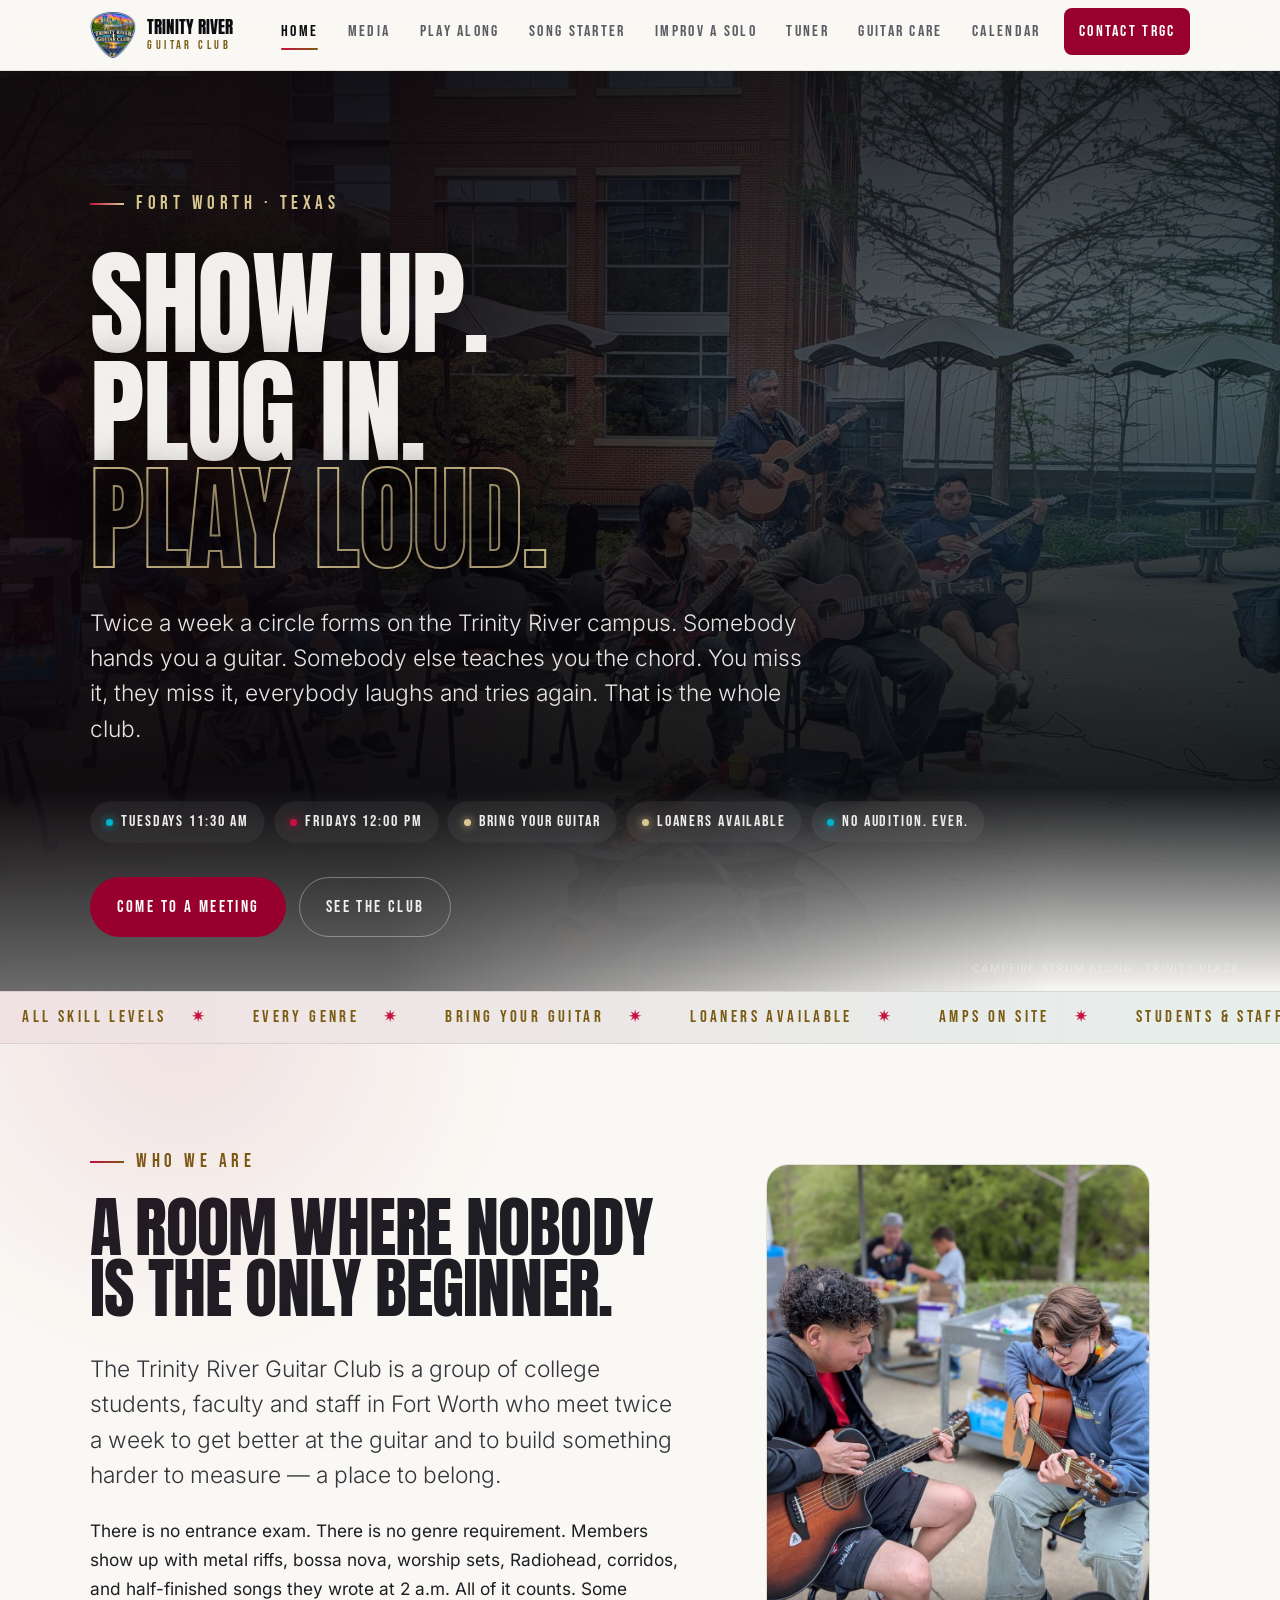
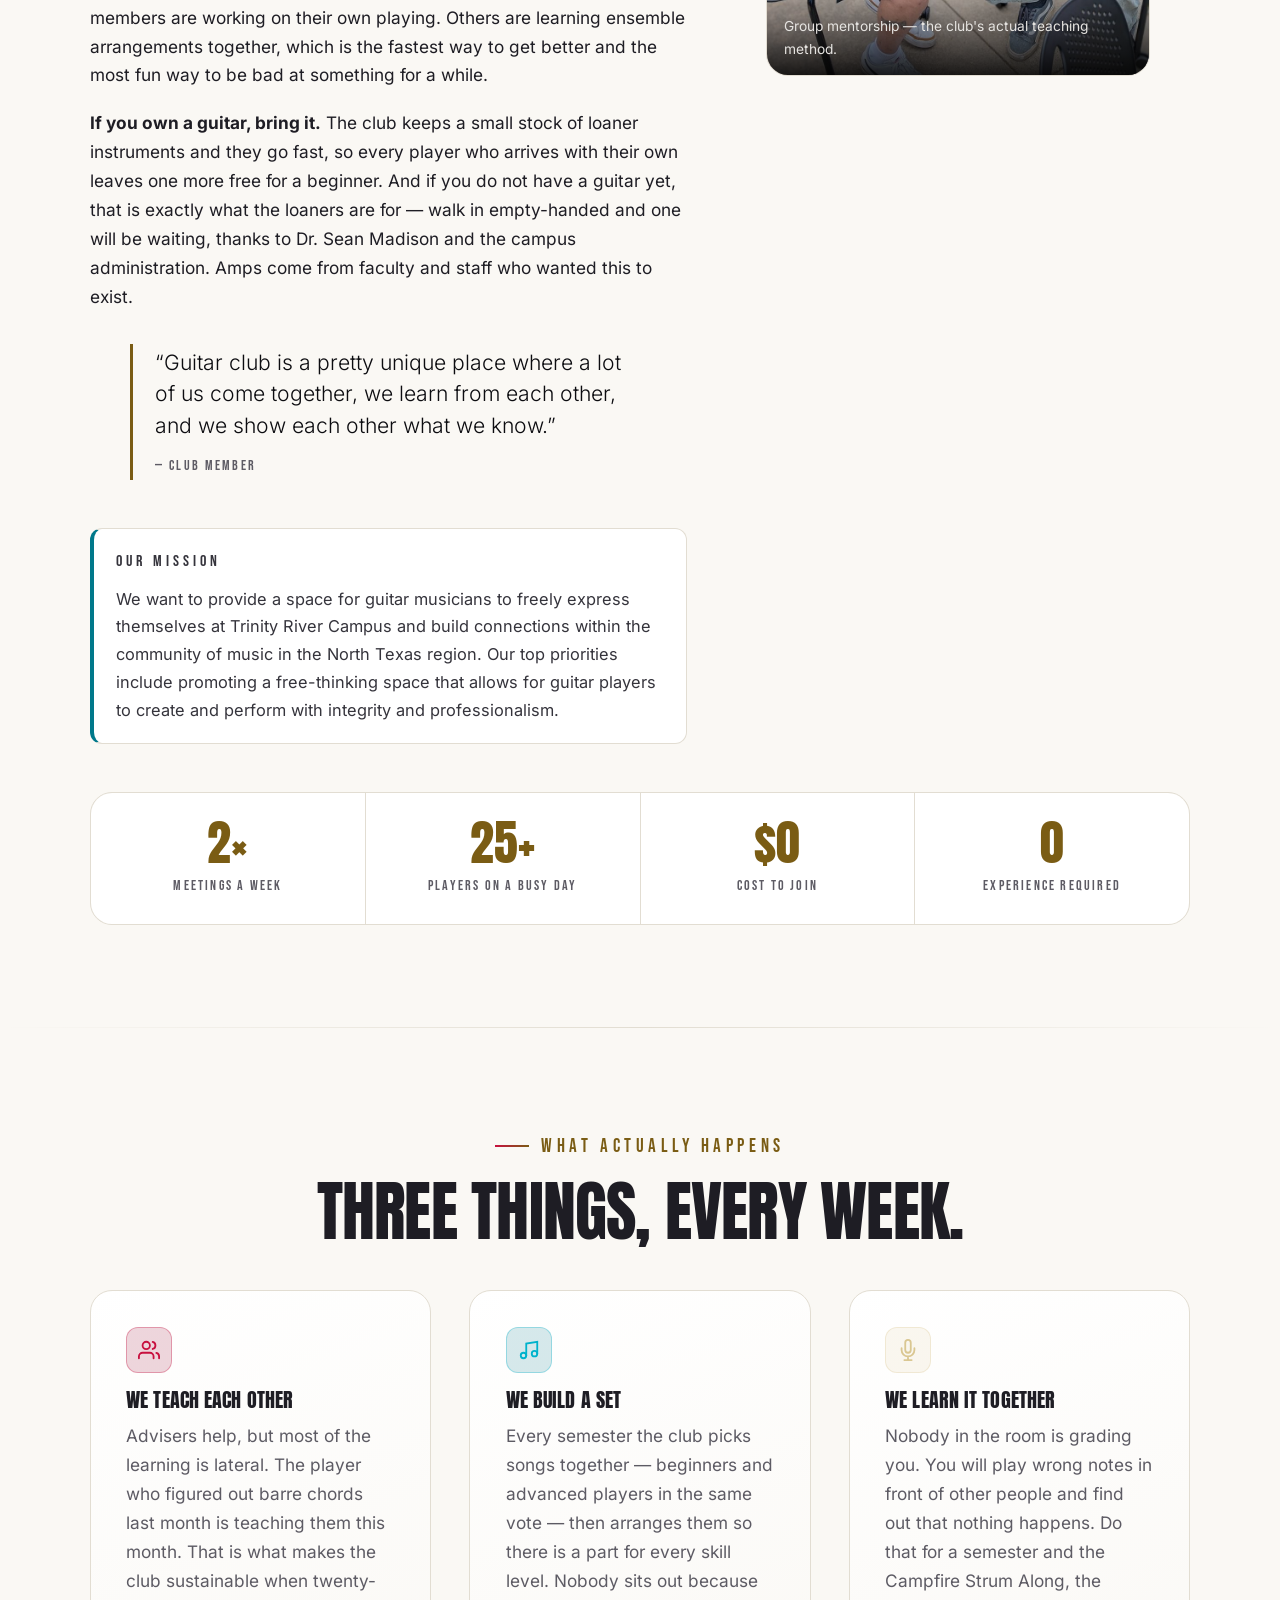
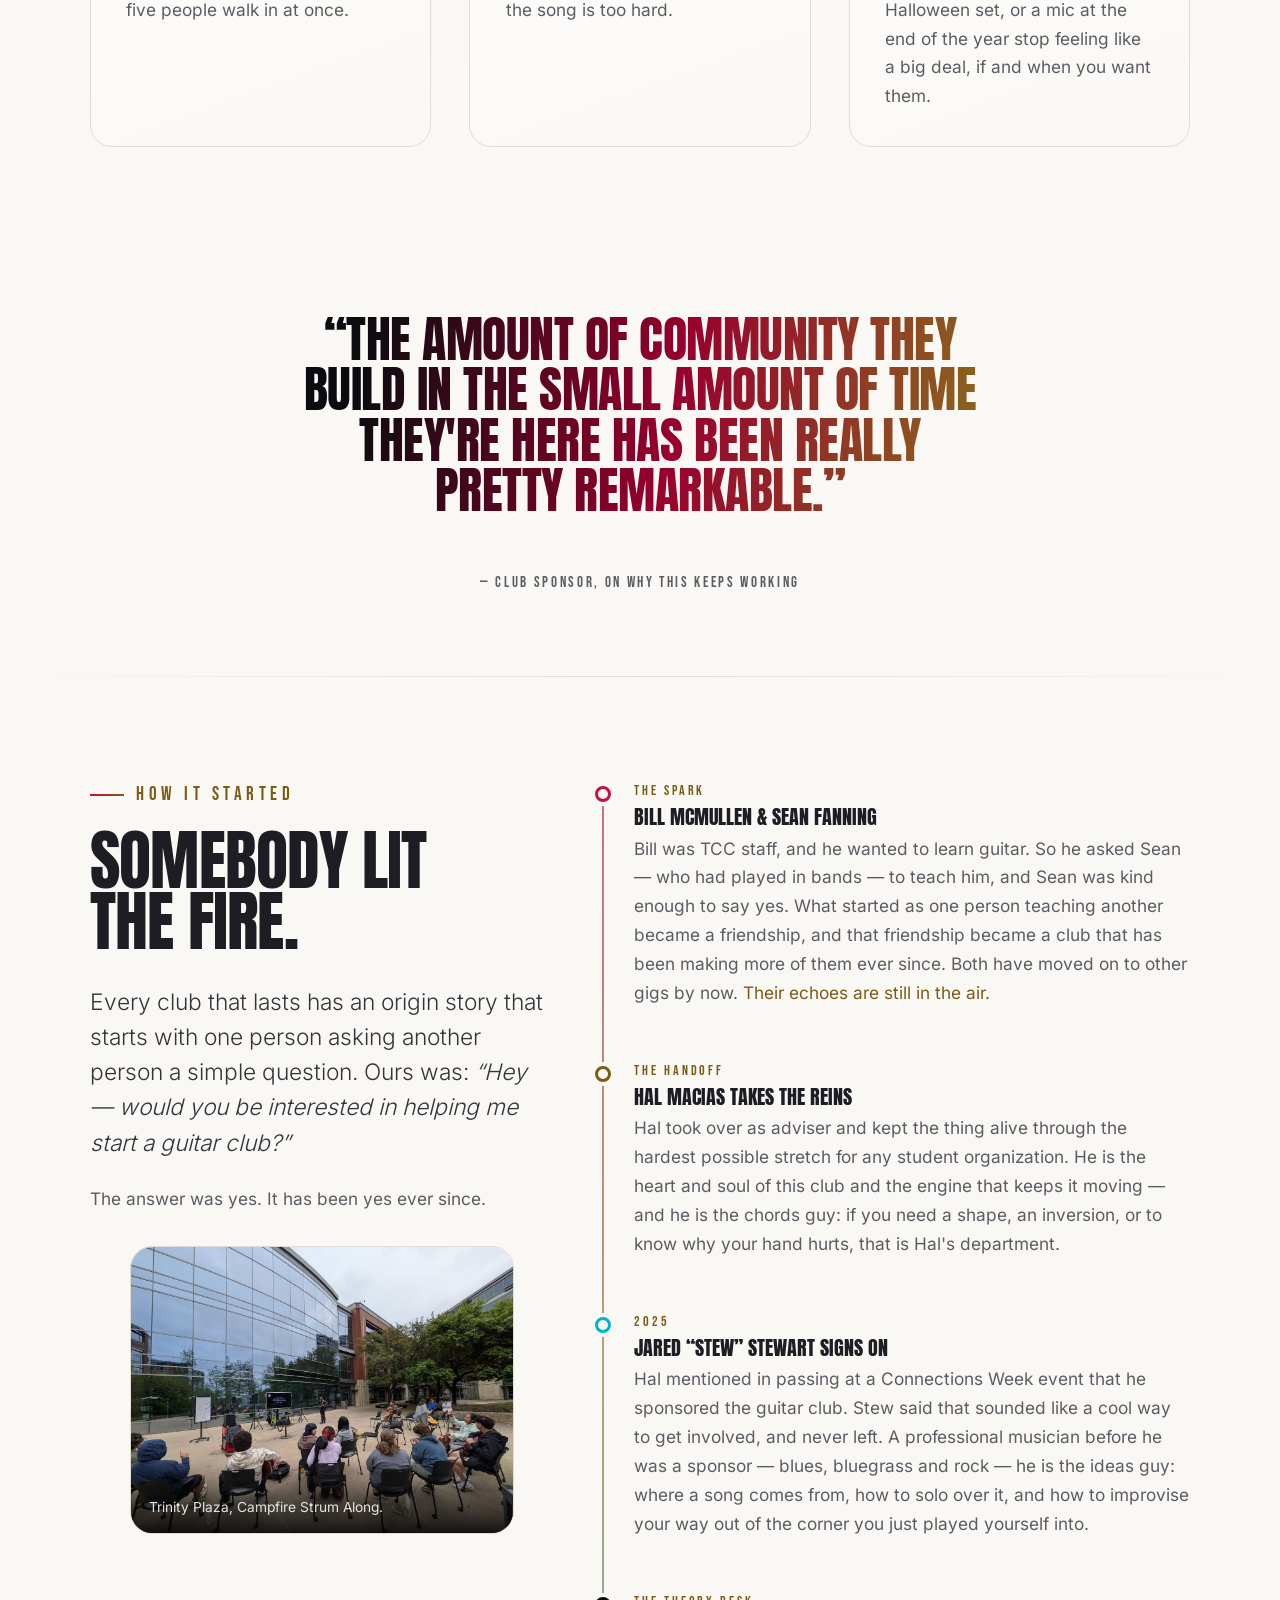
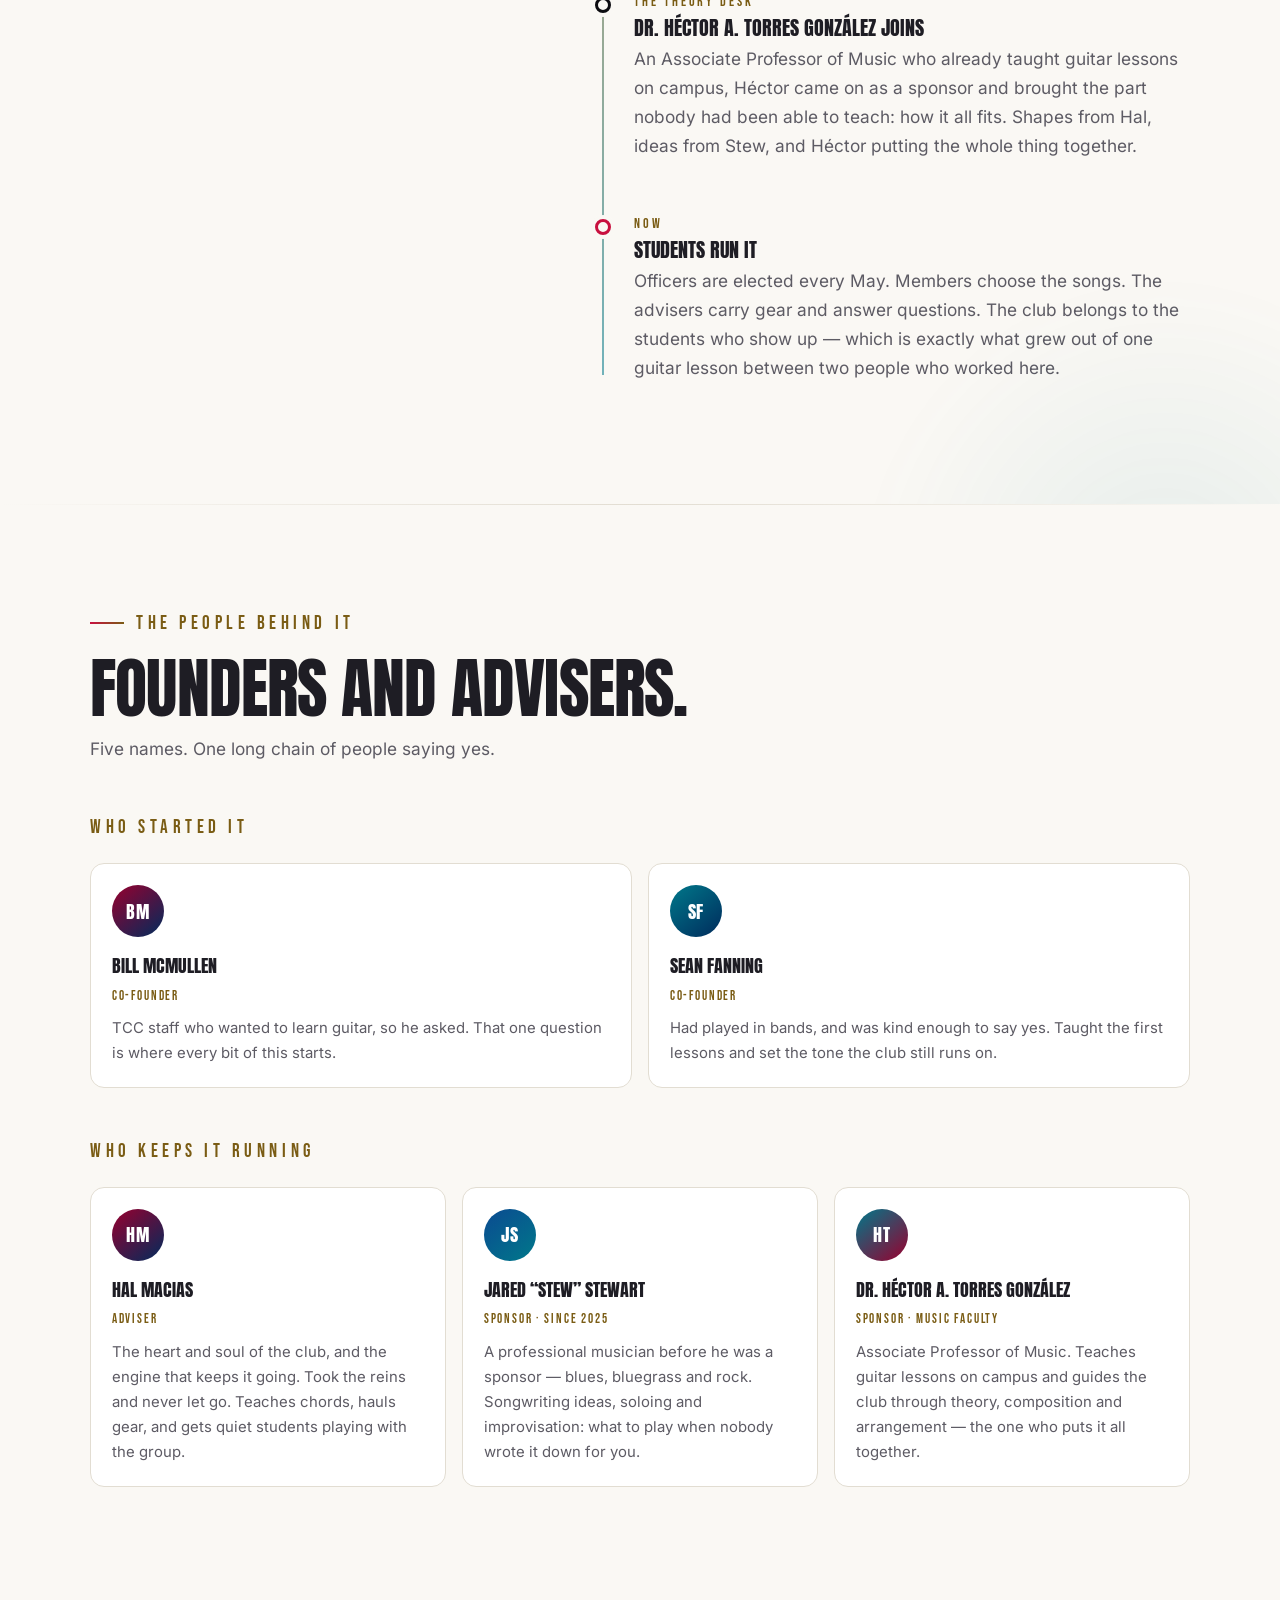
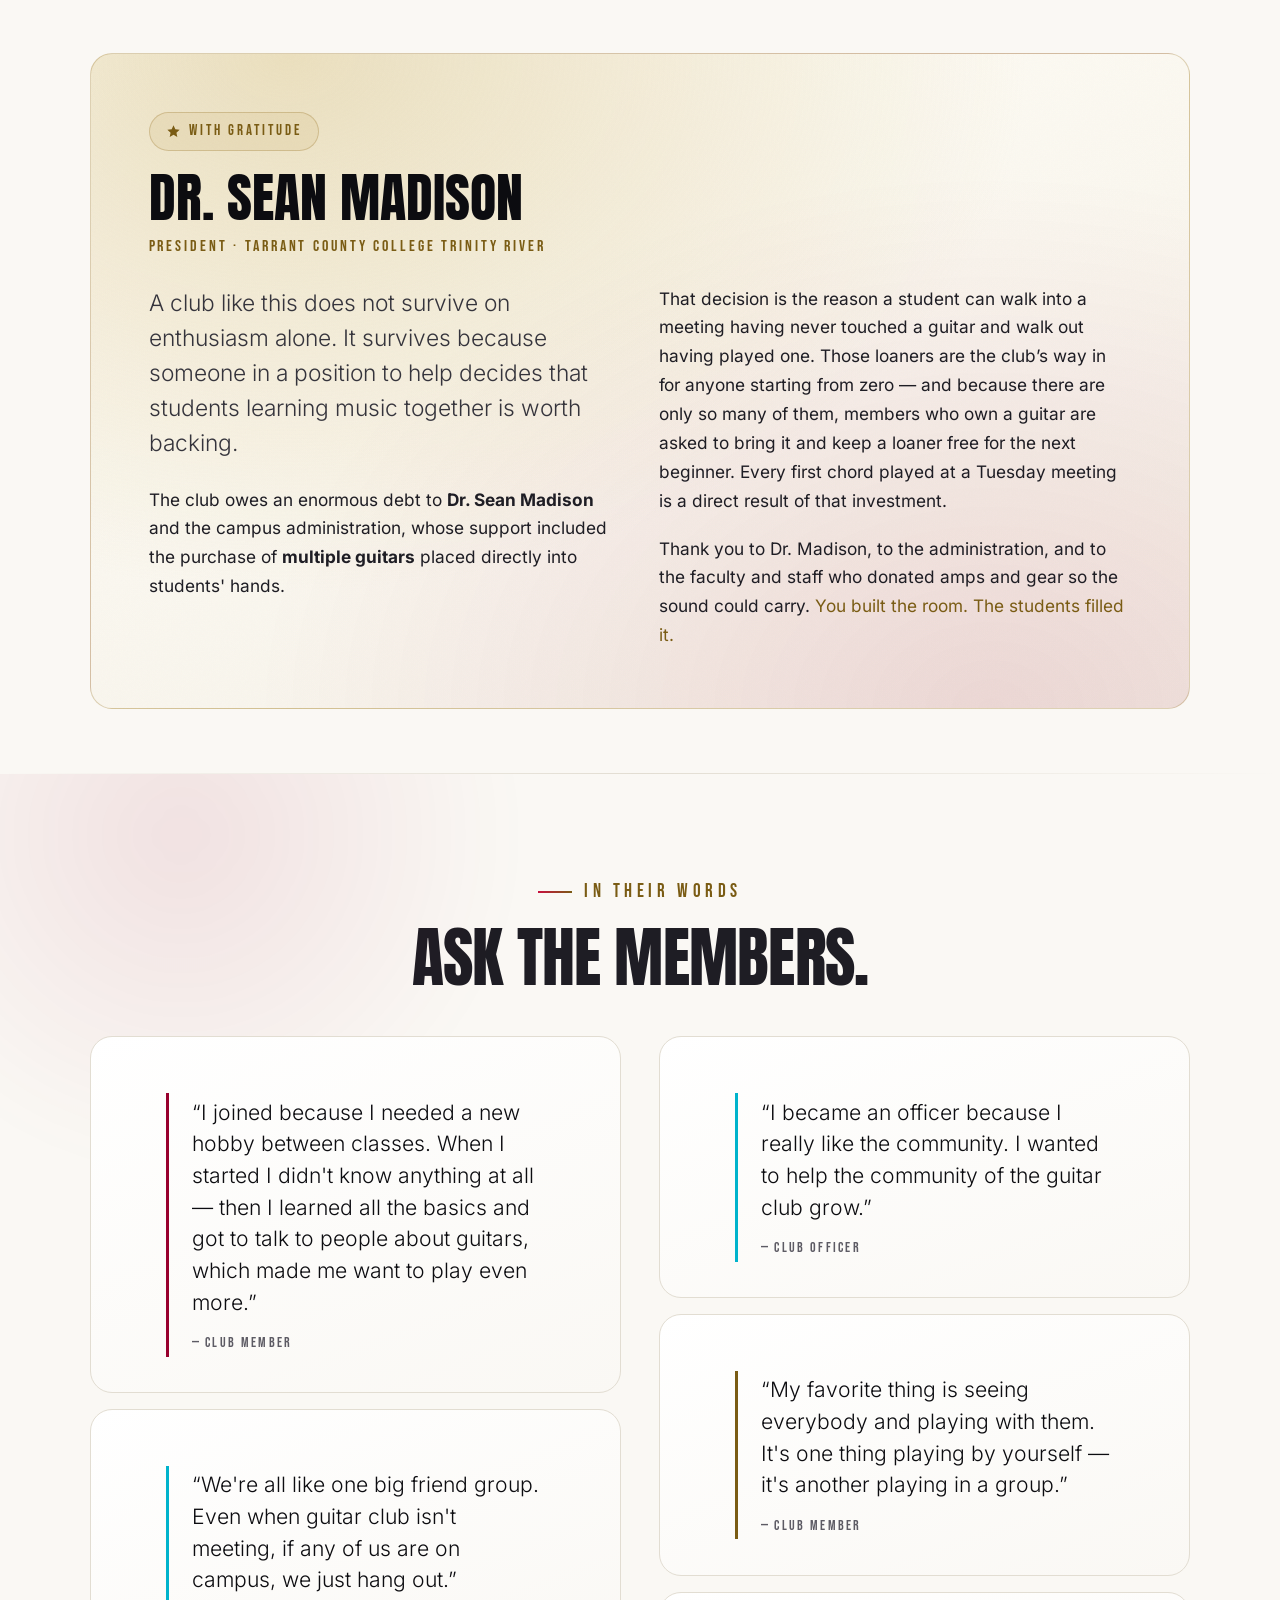
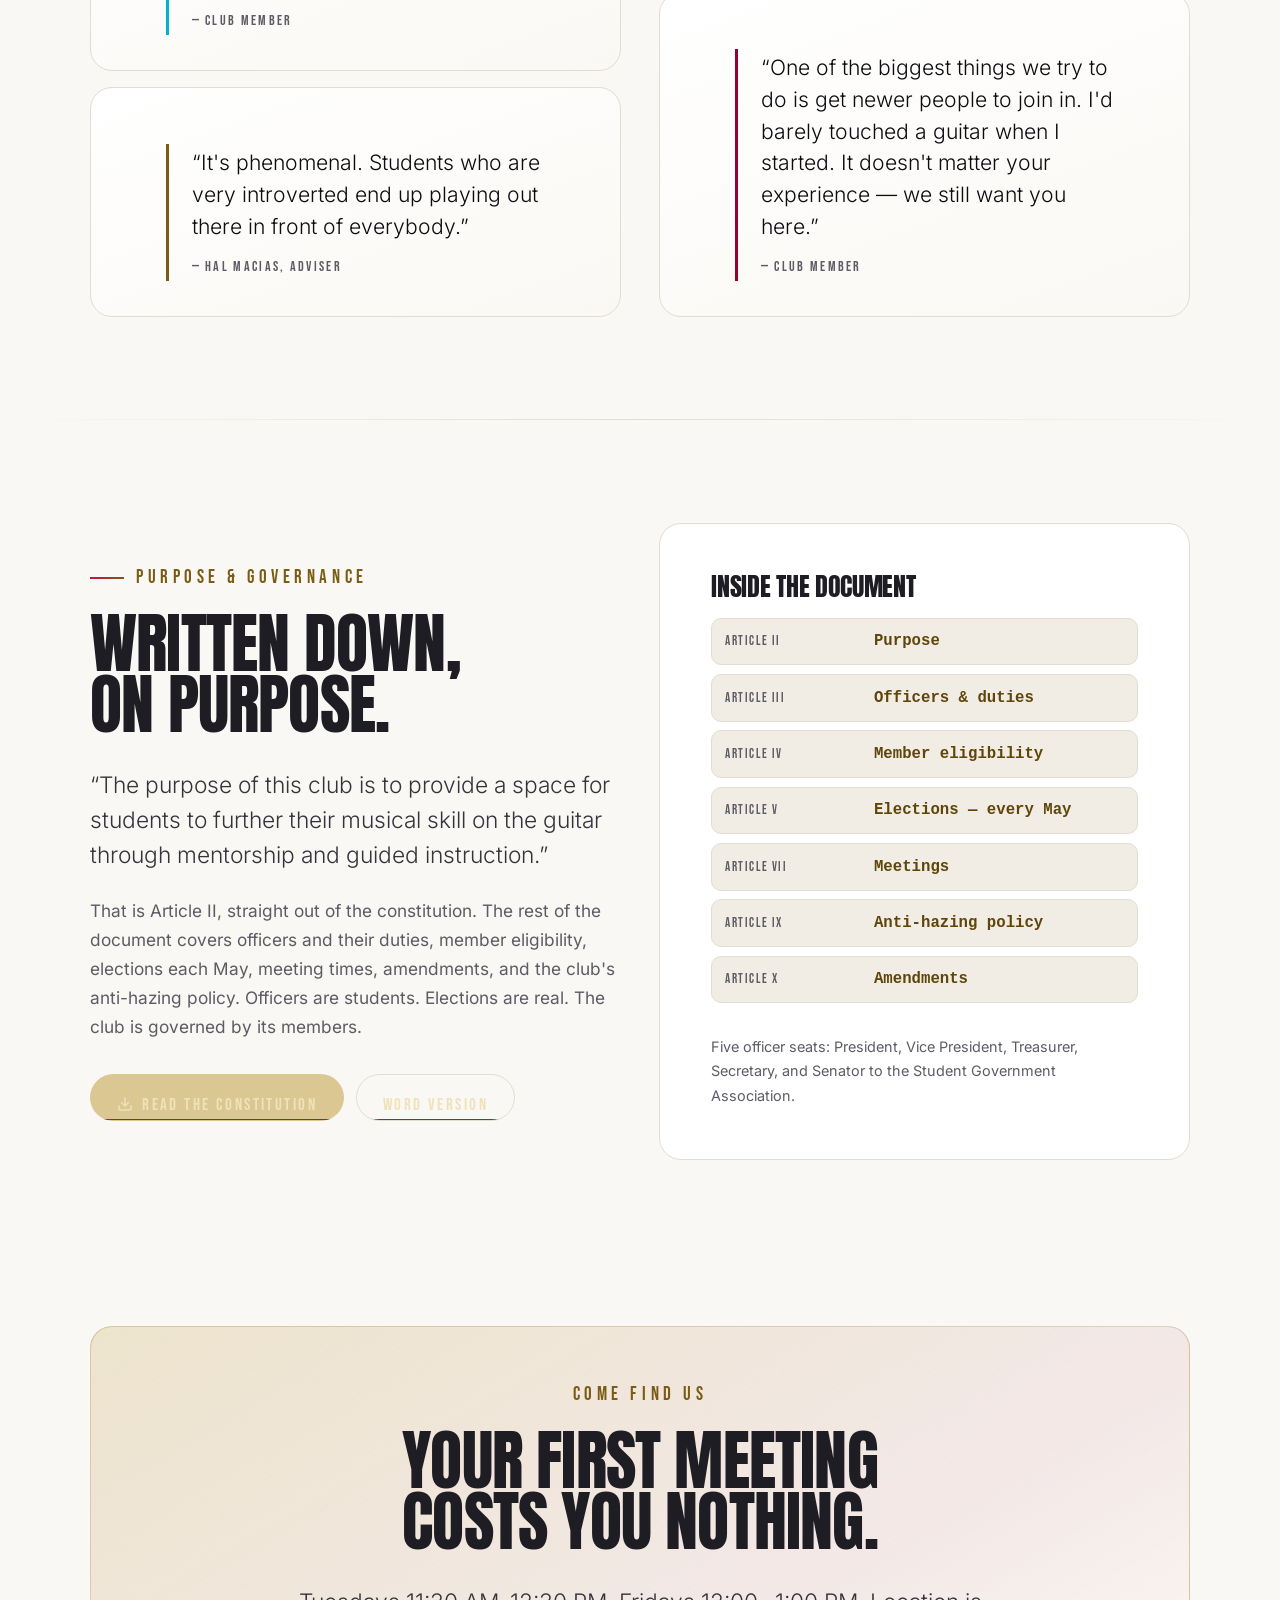
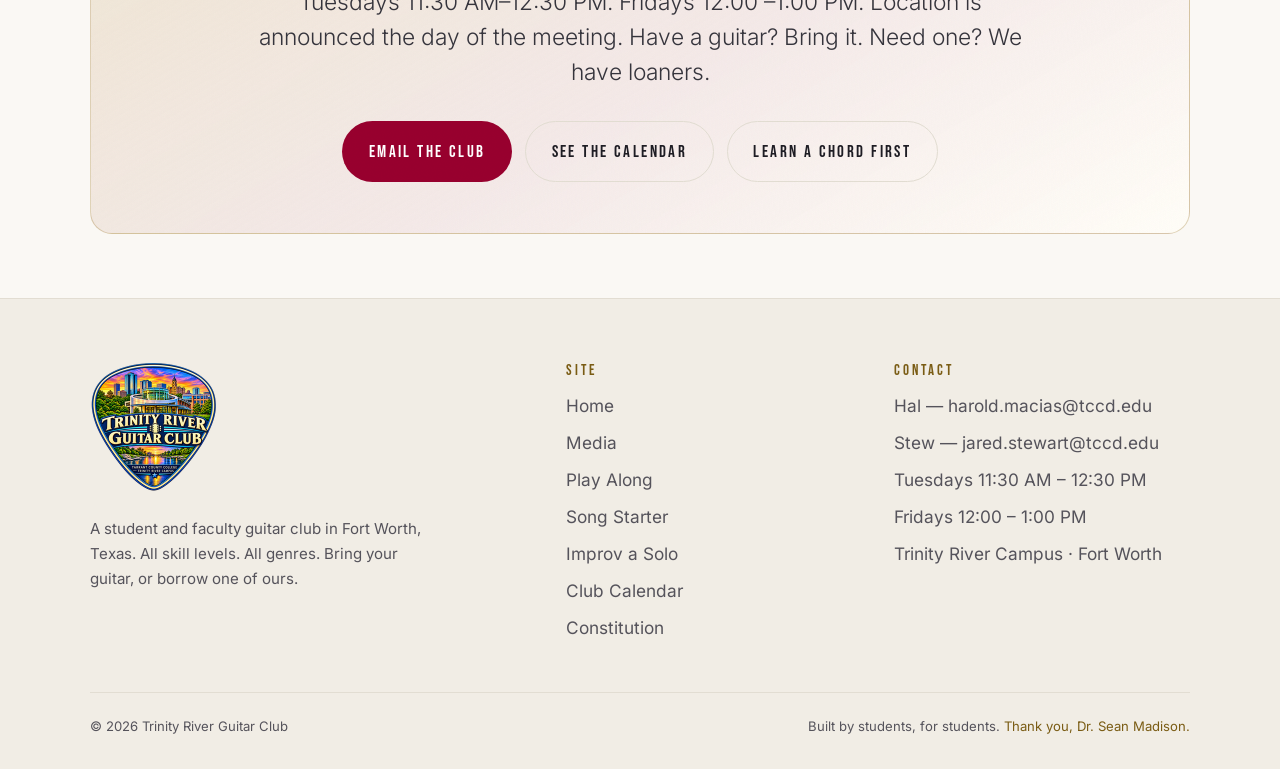
<file: index.html>
<!DOCTYPE html>
<html lang="en" data-theme="daylight">
<head>
<meta charset="utf-8">
<meta name="viewport" content="width=device-width, initial-scale=1">
<title>Trinity River Guitar Club — Fort Worth, TX</title>
<meta name="description" content="A Fort Worth college guitar club built on community. Two meetings a week, every skill level and every genre welcome. Bring your guitar if you have one; loaners available if you do not. Show up. Plug in. Play.">
<meta name="theme-color" content="#0a0a0c">
<link rel="canonical" href="https://trinityriverguitarclub.com/">
<meta property="og:type" content="website">
<meta property="og:title" content="Trinity River Guitar Club">
<meta property="og:description" content="Show up. Plug in. Play. All skill levels, all genres. Bring your guitar, or borrow one of ours.">
<meta property="og:image" content="https://trinityriverguitarclub.com/hero.jpg">
<meta property="og:url" content="https://trinityriverguitarclub.com/">
<meta name="twitter:card" content="summary_large_image">
<link rel="icon" type="image/png" sizes="32x32" href="favicon-32.png">
<link rel="icon" type="image/png" sizes="192x192" href="trgc-logo-192.png">
<link rel="apple-touch-icon" href="apple-touch-icon.png">
<link rel="preload" href="anton-latin-400-normal.woff2" as="font" type="font/woff2" crossorigin>
<link rel="preload" href="inter-latin-400-normal.woff2" as="font" type="font/woff2" crossorigin>
<link rel="stylesheet" href="site.css">
<script type="application/ld+json">
{
  "@context":"https://schema.org",
  "@type":"Organization",
  "name":"Trinity River Guitar Club",
  "alternateName":"TRGC",
  "url":"https://trinityriverguitarclub.com/",
  "email":"harold.macias@tccd.edu",
  "areaServed":"Fort Worth, Texas",
  "description":"A student and faculty guitar club in Fort Worth, Texas that meets twice weekly to build community and guitar skills."
}
</script>
</head>
<body>
<a class="skip" href="#main">Skip to content</a>

<header class="site-head">
  <div class="wrap nav">
    <a class="brand" href="index.html" aria-label="Trinity River Guitar Club home">
      <img class="brand__mark brand__logo" src="trgc-logo-96.png" srcset="trgc-logo-96.png 1x, trgc-logo-192.png 2x" width="46" height="46" alt="">
      <span class="brand__txt">
        <span class="brand__name">Trinity River</span>
        <span class="brand__sub">Guitar Club</span>
      </span>
    </a>

    <button class="nav__toggle" aria-expanded="false" aria-controls="primary-nav" aria-label="Menu">
      <span></span><span></span><span></span>
    </button>

    <ul class="nav__links" id="primary-nav">
      <li><a href="index.html" aria-current="page">Home</a></li>
      <li><a href="media.html">Media</a></li>
      <li><a href="play-along.html">Play Along</a></li>
      <li><a href="progressions.html">Song Starter</a></li>
      <li><a href="improv.html">Improv a Solo</a></li>
      <li><a href="tuner.html">Tuner</a></li>
      <li><a href="guitar-care.html">Guitar Care</a></li>
      <li><a href="calendar.html">Calendar</a></li>

      <li class="nav__cta"><a class="btn btn--sm" href="mailto:harold.macias@tccd.edu?cc=jared.stewart@tccd.edu&amp;subject=Trinity%20River%20Guitar%20Club">Contact TRGC</a></li>
    </ul>
  </div>
</header>

<main id="main">

<!-- ===================== HERO ===================== -->
<section class="hero grain">
  <div class="hero__media">
    <img src="hero.jpg" alt="Students seated in a circle around a fire pit on campus, playing acoustic and electric guitars together" fetchpriority="high" width="2200" height="1650">
  </div>
  <div class="hero__scrim"></div>
  <div class="wrap hero__inner">
    <p class="eyebrow">Fort Worth · Texas</p>
    <h1 class="display d1">Show up.<br>Plug in.<br><span class="stroke">Play loud.</span></h1>
    <p class="lede hero__sub">
      Twice a week a circle forms on the Trinity River campus. Somebody hands you a guitar.
      Somebody else teaches you the chord. You miss it, they miss it, everybody laughs
      and tries again. That is the whole club.
    </p>
    <div class="hero__meta">
      <span class="chip"><span class="chip__dot"></span>Tuesdays 11:30&nbsp;AM</span>
      <span class="chip"><span class="chip__dot chip__dot--crimson"></span>Fridays 12:00&nbsp;PM</span>
      <span class="chip"><span class="chip__dot chip__dot--sand"></span>Bring your guitar</span>
      <span class="chip"><span class="chip__dot chip__dot--sand"></span>Loaners available</span>
      <span class="chip"><span class="chip__dot"></span>No audition. Ever.</span>
    </div>
    <div class="btn-row hero__cta">
      <a class="btn" href="mailto:harold.macias@tccd.edu?cc=jared.stewart@tccd.edu&amp;subject=I%20want%20to%20join%20the%20Guitar%20Club&amp;body=Hey%20TRGC%20%E2%80%94%20I%27d%20like%20to%20come%20to%20a%20meeting.%0A%0AName%3A%0AWhat%20I%20play%20(if%20anything)%3A">Come to a meeting</a>
      <a class="btn btn--ghost" href="media.html">See the club</a>
    </div>
  </div>
  <span class="hero__credit">Campfire Strum Along · Trinity Plaza</span>
</section>

<div class="ticker" aria-hidden="true">
  <div class="ticker__track">
    <span>All skill levels</span><span>Every genre</span><span>Bring your guitar</span><span>Loaners available</span><span>Amps on site</span>
    <span>Students &amp; staff</span><span>Live shows every semester</span><span>Zero experience required</span><span>Free to join</span>
    <span>All skill levels</span><span>Every genre</span><span>Bring your guitar</span><span>Loaners available</span><span>Amps on site</span>
    <span>Students &amp; staff</span><span>Live shows every semester</span><span>Zero experience required</span><span>Free to join</span>
  </div>
</div>

<!-- ===================== WHO WE ARE ===================== -->
<section class="pad glow-crimson">
  <div class="wrap">
    <div class="grid grid-3-2" style="align-items:start">
      <div class="reveal prose">
        <p class="eyebrow">Who we are</p>
        <h2 class="display d2">A room where nobody<br>is the only beginner.</h2>
        <p class="lede mt2">
          The Trinity River Guitar Club is a group of college students, faculty and staff in Fort Worth
          who meet twice a week to get better at the guitar and to build something harder to
          measure — a place to belong.
        </p>
        <p>
          There is no entrance exam. There is no genre requirement. Members show up with metal riffs,
          bossa nova, worship sets, Radiohead, corridos, and half-finished songs they wrote at 2&nbsp;a.m.
          All of it counts. Some members are working on their own playing. Others are learning ensemble
          arrangements together, which is the fastest way to get better and the most fun way to be bad at something for a while.
        </p>
        <p>
          <strong>If you own a guitar, bring it.</strong> The club keeps a small stock of loaner
          instruments and they go fast, so every player who arrives with their own leaves one more
          free for a beginner. And if you do not have a guitar yet, that is exactly what the loaners
          are for — walk in empty-handed and one will be waiting, thanks to Dr.&nbsp;Sean Madison and
          the campus administration. Amps come from faculty and staff who wanted this to exist.
        </p>
        <blockquote class="quote quote--sand mt2">
          “Guitar club is a pretty unique place where a lot of us come together, we learn from each other,
          and we show each other what we know.”
          <cite>— Club member</cite>
        </blockquote>

        <div class="mission mt3">
          <p class="eyebrow eyebrow--plain" style="margin-bottom:.6rem">Our mission</p>
          <p class="mb0">
            We want to provide a space for guitar musicians to freely express themselves at Trinity
            River Campus and build connections within the community of music in the North Texas
            region. Our top priorities include promoting a free-thinking space that allows for guitar
            players to create and perform with integrity and professionalism.
          </p>
        </div>
      </div>

      <div class="reveal dly1">
        <figure class="figure figure--tall sticky-md">
          <img src="story-teach.jpg" alt="Two students sitting side by side, one showing the other a chord shape on an acoustic guitar" loading="lazy" width="1050" height="1400">
          <figcaption>Group mentorship — the club's actual teaching method.</figcaption>
        </figure>
      </div>
    </div>

    <div class="stats mt3 reveal">
      <div class="stat"><div class="stat__num">2×</div><div class="stat__lbl">Meetings a week</div></div>
      <div class="stat"><div class="stat__num">25+</div><div class="stat__lbl">Players on a busy day</div></div>
      <div class="stat"><div class="stat__num">$0</div><div class="stat__lbl">Cost to join</div></div>
      <div class="stat"><div class="stat__num">0</div><div class="stat__lbl">Experience required</div></div>
    </div>
  </div>
</section>

<hr class="rule">

<!-- ===================== WHAT HAPPENS ===================== -->
<section class="pad">
  <div class="wrap">
    <div class="center reveal" style="max-width:64ch;margin-inline:auto">
      <p class="eyebrow eyebrow--center">What actually happens</p>
      <h2 class="display d2">Three things, every week.</h2>
    </div>

    <div class="grid grid-3 mt3">
      <article class="card reveal">
        <div class="card__ico" aria-hidden="true">
          <svg width="22" height="22" viewBox="0 0 24 24" fill="none" stroke="currentColor" stroke-width="2" stroke-linecap="round"><path d="M17 21v-2a4 4 0 0 0-4-4H5a4 4 0 0 0-4 4v2"/><circle cx="9" cy="7" r="4"/><path d="M23 21v-2a4 4 0 0 0-3-3.87M16 3.13a4 4 0 0 1 0 7.75"/></svg>
        </div>
        <h3>We teach each other</h3>
        <p class="dim">
          Advisers help, but most of the learning is lateral. The player who figured out barre chords
          last month is teaching them this month. That is what makes the club sustainable when
          twenty-five people walk in at once.
        </p>
      </article>

      <article class="card reveal dly1">
        <div class="card__ico card__ico--teal" aria-hidden="true">
          <svg width="22" height="22" viewBox="0 0 24 24" fill="none" stroke="currentColor" stroke-width="2" stroke-linecap="round"><path d="M9 18V5l12-2v13"/><circle cx="6" cy="18" r="3"/><circle cx="18" cy="16" r="3"/></svg>
        </div>
        <h3>We build a set</h3>
        <p class="dim">
          Every semester the club picks songs together — beginners and advanced players in the same
          vote — then arranges them so there is a part for every skill level. Nobody sits out because
          the song is too hard.
        </p>
      </article>

      <article class="card reveal dly2">
        <div class="card__ico card__ico--sand" aria-hidden="true">
          <svg width="22" height="22" viewBox="0 0 24 24" fill="none" stroke="currentColor" stroke-width="2" stroke-linecap="round"><path d="M12 1a3 3 0 0 0-3 3v8a3 3 0 0 0 6 0V4a3 3 0 0 0-3-3z"/><path d="M19 10v2a7 7 0 0 1-14 0v-2M12 19v4M8 23h8"/></svg>
        </div>
        <h3>We learn it together</h3>
        <p class="dim">
          Nobody in the room is grading you. You will play wrong notes in front of other people and
          find out that nothing happens. Do that for a semester and the Campfire Strum Along, the
          Halloween set, or a mic at the end of the year stop feeling like a big deal, if and when you want them.
        </p>
      </article>
    </div>
  </div>
</section>

<!-- ===================== PULL QUOTE ===================== -->
<section class="pad-sm">
  <div class="wrap wrap--narrow center reveal">
    <p class="pullquote">
      “The amount of community they build in the small amount of time they're here has been
      really pretty remarkable.”
    </p>
    <p class="dim mt2" style="font-family:var(--font-label);letter-spacing:.18em;text-transform:uppercase;font-size:.92rem">
      — Club sponsor, on why this keeps working
    </p>
  </div>
</section>

<hr class="rule">

<!-- ===================== ORIGIN STORY ===================== -->
<section class="pad glow-teal">
  <div class="wrap">
    <div class="grid grid-2-3" style="align-items:start">
      <div class="reveal">
        <p class="eyebrow">How it started</p>
        <h2 class="display d2">Somebody lit<br>the fire.</h2>
        <p class="lede mt2">
          Every club that lasts has an origin story that starts with one person asking another person
          a simple question. Ours was: <em>“Hey — would you be interested in helping me start a guitar club?”</em>
        </p>
        <p class="dim">
          The answer was yes. It has been yes ever since.
        </p>
        <figure class="figure figure--wide mt2">
          <img src="story-plaza.jpg" alt="Wide view of the guitar club gathered in a circle of chairs outside a glass campus building at dusk" loading="lazy" width="1800" height="1350">
          <figcaption>Trinity Plaza, Campfire Strum Along.</figcaption>
        </figure>
      </div>

      <div class="reveal dly1">
        <ol class="timeline">
          <li>
            <span class="timeline__yr">The spark</span>
            <h3>Bill McMullen &amp; Sean Fanning</h3>
            <p class="dim">
              Bill was TCC staff, and he wanted to learn guitar. So he asked Sean — who had played
              in bands — to teach him, and Sean was kind enough to say yes. What started as one person
              teaching another became a friendship, and that friendship became a club that has been
              making more of them ever since. Both have moved on to other gigs by now.
              <span class="sand">Their echoes are still in the air.</span>
            </p>
          </li>
          <li>
            <span class="timeline__yr">The handoff</span>
            <h3>Hal Macias takes the reins</h3>
            <p class="dim">
              Hal took over as adviser and kept the thing alive through the hardest possible stretch for
              any student organization. He is the heart and soul of this club and the engine that keeps
              it moving — and he is the chords guy: if you need a shape, an inversion, or to know why
              your hand hurts, that is Hal's department.
            </p>
          </li>
          <li>
            <span class="timeline__yr">2025</span>
            <h3>Jared “Stew” Stewart signs on</h3>
            <p class="dim">
              Hal mentioned in passing at a Connections Week event that he sponsored the guitar club.
              Stew said that sounded like a cool way to get involved, and never left. A professional
              musician before he was a sponsor — blues, bluegrass and rock — he is the ideas guy:
              where a song comes from, how to solo over it, and how to improvise your way out of the
              corner you just played yourself into.
            </p>
          </li>
          <li>
            <span class="timeline__yr">The theory desk</span>
            <h3>Dr. Héctor A. Torres González joins</h3>
            <p class="dim">
              An Associate Professor of Music who already taught guitar lessons on campus, Héctor came
              on as a sponsor and brought the part nobody had been able to teach: how it all fits.
              Shapes from Hal, ideas from Stew, and Héctor putting the whole thing together.
            </p>
          </li>
          <li>
            <span class="timeline__yr">Now</span>
            <h3>Students run it</h3>
            <p class="dim">
              Officers are elected every May. Members choose the songs. The advisers carry gear and
              answer questions. The club belongs to the students who show up — which is exactly what
              grew out of one guitar lesson between two people who worked here.
            </p>
          </li>
        </ol>
      </div>
    </div>
  </div>
</section>

<hr class="rule">

<!-- ===================== PEOPLE ===================== -->
<section class="pad">
  <div class="wrap">
    <div class="reveal" style="max-width:60ch">
      <p class="eyebrow">The people behind it</p>
      <h2 class="display d2">Founders and advisers.</h2>
      <p class="dim mt1">Five names. One long chain of people saying yes.</p>
    </div>

    <p class="eyebrow eyebrow--plain mt3 reveal">Who started it</p>
    <div class="people reveal">
      <div class="person">
        <div class="person__initials">BM</div>
        <div class="person__name">Bill McMullen</div>
        <div class="person__role">Co-founder</div>
        <p>TCC staff who wanted to learn guitar, so he asked. That one question is where every bit of this starts.</p>
      </div>
      <div class="person">
        <div class="person__initials">SF</div>
        <div class="person__name">Sean Fanning</div>
        <div class="person__role">Co-founder</div>
        <p>Had played in bands, and was kind enough to say yes. Taught the first lessons and set the tone the club still runs on.</p>
      </div>
    </div>

    <p class="eyebrow eyebrow--plain mt3 reveal">Who keeps it running</p>
    <div class="people people--3 reveal">
      <div class="person">
        <div class="person__initials">HM</div>
        <div class="person__name">Hal Macias</div>
        <div class="person__role">Adviser</div>
        <p>The heart and soul of the club, and the engine that keeps it going. Took the reins and never let go. Teaches chords, hauls gear, and gets quiet students playing with the group.</p>
      </div>
      <div class="person">
        <div class="person__initials">JS</div>
        <div class="person__name">Jared “Stew” Stewart</div>
        <div class="person__role">Sponsor · since 2025</div>
        <p>A professional musician before he was a sponsor — blues, bluegrass and rock. Songwriting ideas, soloing and improvisation: what to play when nobody wrote it down for you.</p>
      </div>
      <div class="person">
        <div class="person__initials">HT</div>
        <div class="person__name">Dr. Héctor A. Torres González</div>
        <div class="person__role">Sponsor · music faculty</div>
        <p>Associate Professor of Music. Teaches guitar lessons on campus and guides the club through theory, composition and arrangement — the one who puts it all together.</p>
      </div>
    </div>
  </div>
</section>

<!-- ===================== GRATITUDE ===================== -->
<section class="pad-sm">
  <div class="wrap">
    <div class="thanks grain reveal">
      <div class="thanks__badge">
        <svg width="15" height="15" viewBox="0 0 24 24" fill="currentColor" aria-hidden="true"><path d="M12 2l2.9 6.3 6.9.8-5.1 4.7 1.4 6.8L12 17.3 5.9 20.6l1.4-6.8L2.2 9.1l6.9-.8L12 2z"/></svg>
        With gratitude
      </div>
      <h2 class="thanks__name">Dr. Sean Madison</h2>
      <p class="thanks__role">President · Tarrant County College Trinity River</p>

      <div class="grid grid-2" style="align-items:start">
        <div class="prose">
          <p class="lede">
            A club like this does not survive on enthusiasm alone. It survives because someone in a
            position to help decides that students learning music together is worth backing.
          </p>
          <p>
            The club owes an enormous debt to <strong>Dr. Sean Madison</strong> and the campus
            administration, whose support included the purchase of <strong>multiple guitars</strong>
            placed directly into students' hands.
          </p>
        </div>
        <div class="prose">
          <p>
            That decision is the reason a student can walk into a meeting having never touched a guitar
            and walk out having played one. Those loaners are the club’s way in for anyone starting from
            zero — and because there are only so many of them, members who own a guitar are asked to bring
            it and keep a loaner free for the next beginner. Every first chord played at a Tuesday meeting
            is a direct result of that investment.
          </p>
          <p class="mb0">
            Thank you to Dr. Madison, to the administration, and to the faculty and staff who donated
            amps and gear so the sound could carry. <span class="sand">You built the room. The students filled it.</span>
          </p>
        </div>
      </div>
    </div>
  </div>
</section>

<hr class="rule">

<!-- ===================== VOICES ===================== -->
<section class="pad glow-crimson">
  <div class="wrap">
    <div class="center reveal" style="max-width:60ch;margin-inline:auto">
      <p class="eyebrow eyebrow--center">In their words</p>
      <h2 class="display d2">Ask the members.</h2>
    </div>

    <div class="grid grid-2 mt3" style="align-items:start">
      <div class="reveal">
        <div class="card card--flat">
          <blockquote class="quote mb0">
            “I joined because I needed a new hobby between classes. When I started I didn't know anything
            at all — then I learned all the basics and got to talk to people about guitars, which made me
            want to play even more.”
            <cite>— Club member</cite>
          </blockquote>
        </div>
        <div class="card card--flat mt1">
          <blockquote class="quote quote--teal mb0">
            “We're all like one big friend group. Even when guitar club isn't meeting, if any of us are on
            campus, we just hang out.”
            <cite>— Club member</cite>
          </blockquote>
        </div>
        <div class="card card--flat mt1">
          <blockquote class="quote quote--sand mb0">
            “It's phenomenal. Students who are very introverted end up playing out there in front of
            everybody.”
            <cite>— Hal Macias, adviser</cite>
          </blockquote>
        </div>
      </div>

      <div class="reveal dly1">
        <div class="card card--flat">
          <blockquote class="quote quote--teal mb0">
            “I became an officer because I really like the community. I wanted to help the community of
            the guitar club grow.”
            <cite>— Club officer</cite>
          </blockquote>
        </div>
        <div class="card card--flat mt1">
          <blockquote class="quote quote--sand mb0">
            “My favorite thing is seeing everybody and playing with them. It's one thing playing by
            yourself — it's another playing in a group.”
            <cite>— Club member</cite>
          </blockquote>
        </div>
        <div class="card card--flat mt1">
          <blockquote class="quote mb0">
            “One of the biggest things we try to do is get newer people to join in. I'd barely touched a
            guitar when I started. It doesn't matter your experience — we still want you here.”
            <cite>— Club member</cite>
          </blockquote>
        </div>
      </div>
    </div>
  </div>
</section>

<hr class="rule">

<!-- ===================== PURPOSE / CONSTITUTION ===================== -->
<section class="pad">
  <div class="wrap">
    <div class="grid grid-2" style="align-items:center">
      <div class="reveal prose">
        <p class="eyebrow">Purpose &amp; governance</p>
        <h2 class="display d2">Written down,<br>on purpose.</h2>
        <p class="lede mt2">
          “The purpose of this club is to provide a space for students to further their musical skill on
          the guitar through mentorship and guided instruction.”
        </p>
        <p class="dim">
          That is Article II, straight out of the constitution. The rest of the document covers officers
          and their duties, member eligibility, elections each May, meeting times, amendments, and the
          club's anti-hazing policy. Officers are students. Elections are real. The club is governed by
          its members.
        </p>
        <div class="btn-row mt2">
          <a class="btn btn--sand" href="trgc-constitution.pdf" target="_blank" rel="noopener">
            <svg width="16" height="16" viewBox="0 0 24 24" fill="none" stroke="currentColor" stroke-width="2.2" stroke-linecap="round" aria-hidden="true"><path d="M21 15v4a2 2 0 0 1-2 2H5a2 2 0 0 1-2-2v-4M7 10l5 5 5-5M12 15V3"/></svg>
            Read the constitution
          </a>
          <a class="btn btn--ghost" href="trgc-constitution.docx">Word version</a>
        </div>
      </div>

      <div class="reveal dly1">
        <div class="panel panel--outline">
          <h3 class="display d4" style="margin-bottom:1.2rem">Inside the document</h3>
          <div class="grid" style="gap:.55rem">
            <div class="prog"><span class="prog__name">Article II</span><span class="prog__chords">Purpose</span></div>
            <div class="prog"><span class="prog__name">Article III</span><span class="prog__chords">Officers &amp; duties</span></div>
            <div class="prog"><span class="prog__name">Article IV</span><span class="prog__chords">Member eligibility</span></div>
            <div class="prog"><span class="prog__name">Article V</span><span class="prog__chords">Elections — every May</span></div>
            <div class="prog"><span class="prog__name">Article VII</span><span class="prog__chords">Meetings</span></div>
            <div class="prog"><span class="prog__name">Article IX</span><span class="prog__chords">Anti-hazing policy</span></div>
            <div class="prog"><span class="prog__name">Article X</span><span class="prog__chords">Amendments</span></div>
          </div>
          <p class="dim mt2 mb0" style="font-size:.9rem">
            Five officer seats: President, Vice President, Treasurer, Secretary, and Senator to the
            Student Government Association.
          </p>
        </div>
      </div>
    </div>
  </div>
</section>

<!-- ===================== JOIN CTA ===================== -->
<section class="pad-sm">
  <div class="wrap">
    <div class="panel panel--sand grain center reveal">
      <p class="eyebrow eyebrow--center eyebrow--plain">Come find us</p>
      <h2 class="display d2">Your first meeting<br>costs you nothing.</h2>
      <p class="lede mt2" style="max-width:56ch;margin-inline:auto">
        Tuesdays 11:30&nbsp;AM–12:30&nbsp;PM. Fridays 12:00&nbsp;–1:00&nbsp;PM. Location is announced the
        day of the meeting. Have a guitar? Bring it. Need one? We have loaners.
      </p>
      <div class="btn-row mt2" style="justify-content:center">
        <a class="btn" href="mailto:harold.macias@tccd.edu?cc=jared.stewart@tccd.edu&amp;subject=I%20want%20to%20join%20the%20Guitar%20Club">Email the club</a>
        <a class="btn btn--ghost" href="calendar.html">See the calendar</a>
        <a class="btn btn--ghost" href="play-along.html">Learn a chord first</a>
      </div>
    </div>
  </div>
</section>

</main>

<footer class="site-foot">
  <div class="wrap">
    <div class="foot__grid foot">
      <div>
        <a class="foot__logo-link" href="trgc-logo.webp" data-logo-zoom aria-label="View the club logo full size"><img class="foot__logo" src="trgc-logo-256.png" width="128" height="128" alt="" loading="lazy" decoding="async"></a>
        <p class="dim" style="max-width:38ch;font-size:.94rem">
          A student and faculty guitar club in Fort Worth, Texas. All skill levels. All genres.
          Bring your guitar, or borrow one of ours.
        </p>
      </div>
      <div>
        <h4>Site</h4>
        <ul>
          <li><a href="index.html">Home</a></li>
          <li><a href="media.html">Media</a></li>
          <li><a href="play-along.html">Play Along</a></li>
          <li><a href="progressions.html">Song Starter</a></li>
          <li><a href="improv.html">Improv a Solo</a></li>
          <li><a href="calendar.html">Club Calendar</a></li>
          <li><a href="trgc-constitution.pdf">Constitution</a></li>
        </ul>
      </div>
      <div>
        <h4>Contact</h4>
        <ul>
          <li>Hal &mdash; <a href="mailto:harold.macias@tccd.edu">harold.macias@tccd.edu</a></li>
          <li>Stew &mdash; <a href="mailto:jared.stewart@tccd.edu">jared.stewart@tccd.edu</a></li>
          <li><span class="dim">Tuesdays 11:30 AM – 12:30 PM</span></li>
          <li><span class="dim">Fridays 12:00 – 1:00 PM</span></li>
          <li><span class="dim">Trinity River Campus · Fort Worth</span></li>
        </ul>
      </div>
    </div>
    <div class="foot__bottom">
      <span>© <span data-year>2026</span> Trinity River Guitar Club</span>
      <span>Built by students, for students. <span class="sand">Thank you, Dr. Sean Madison.</span></span>
    </div>
  </div>
</footer>

<script src="site.js" defer></script>
</body>
</html>
</file>
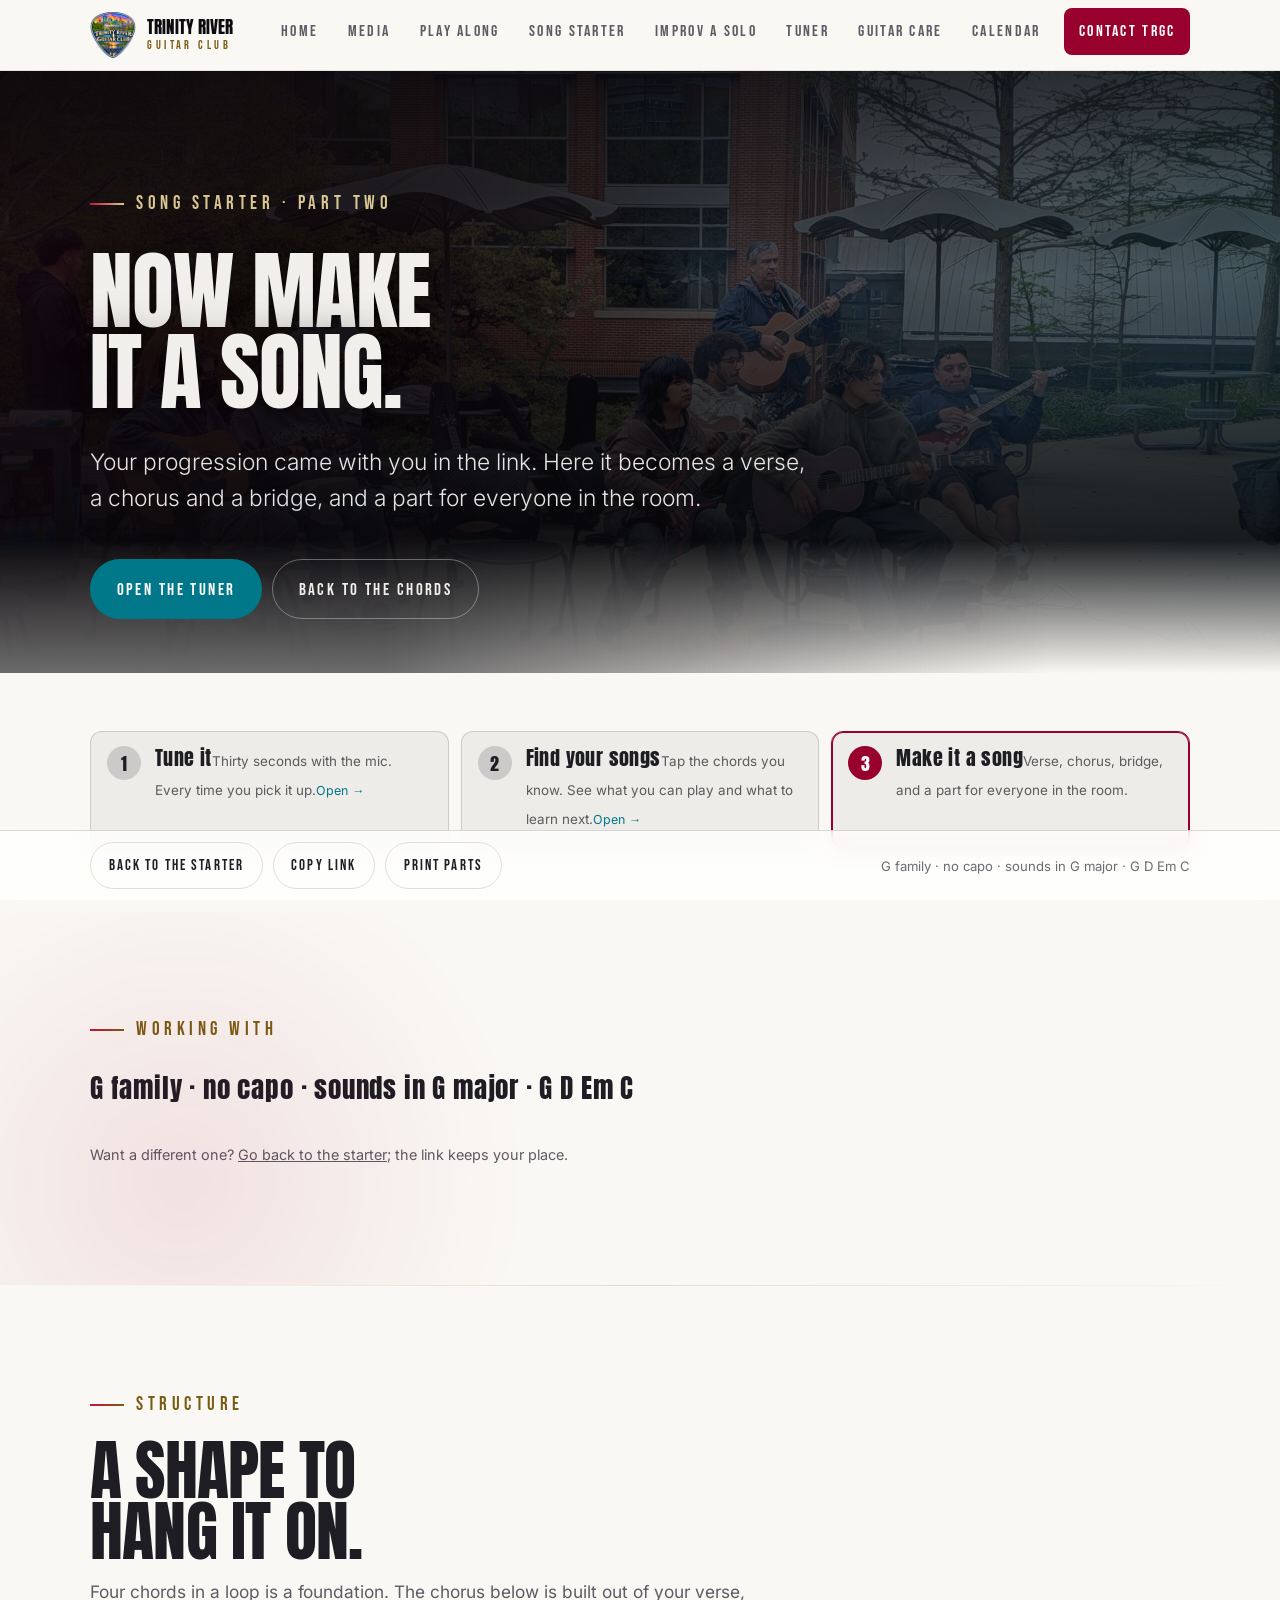
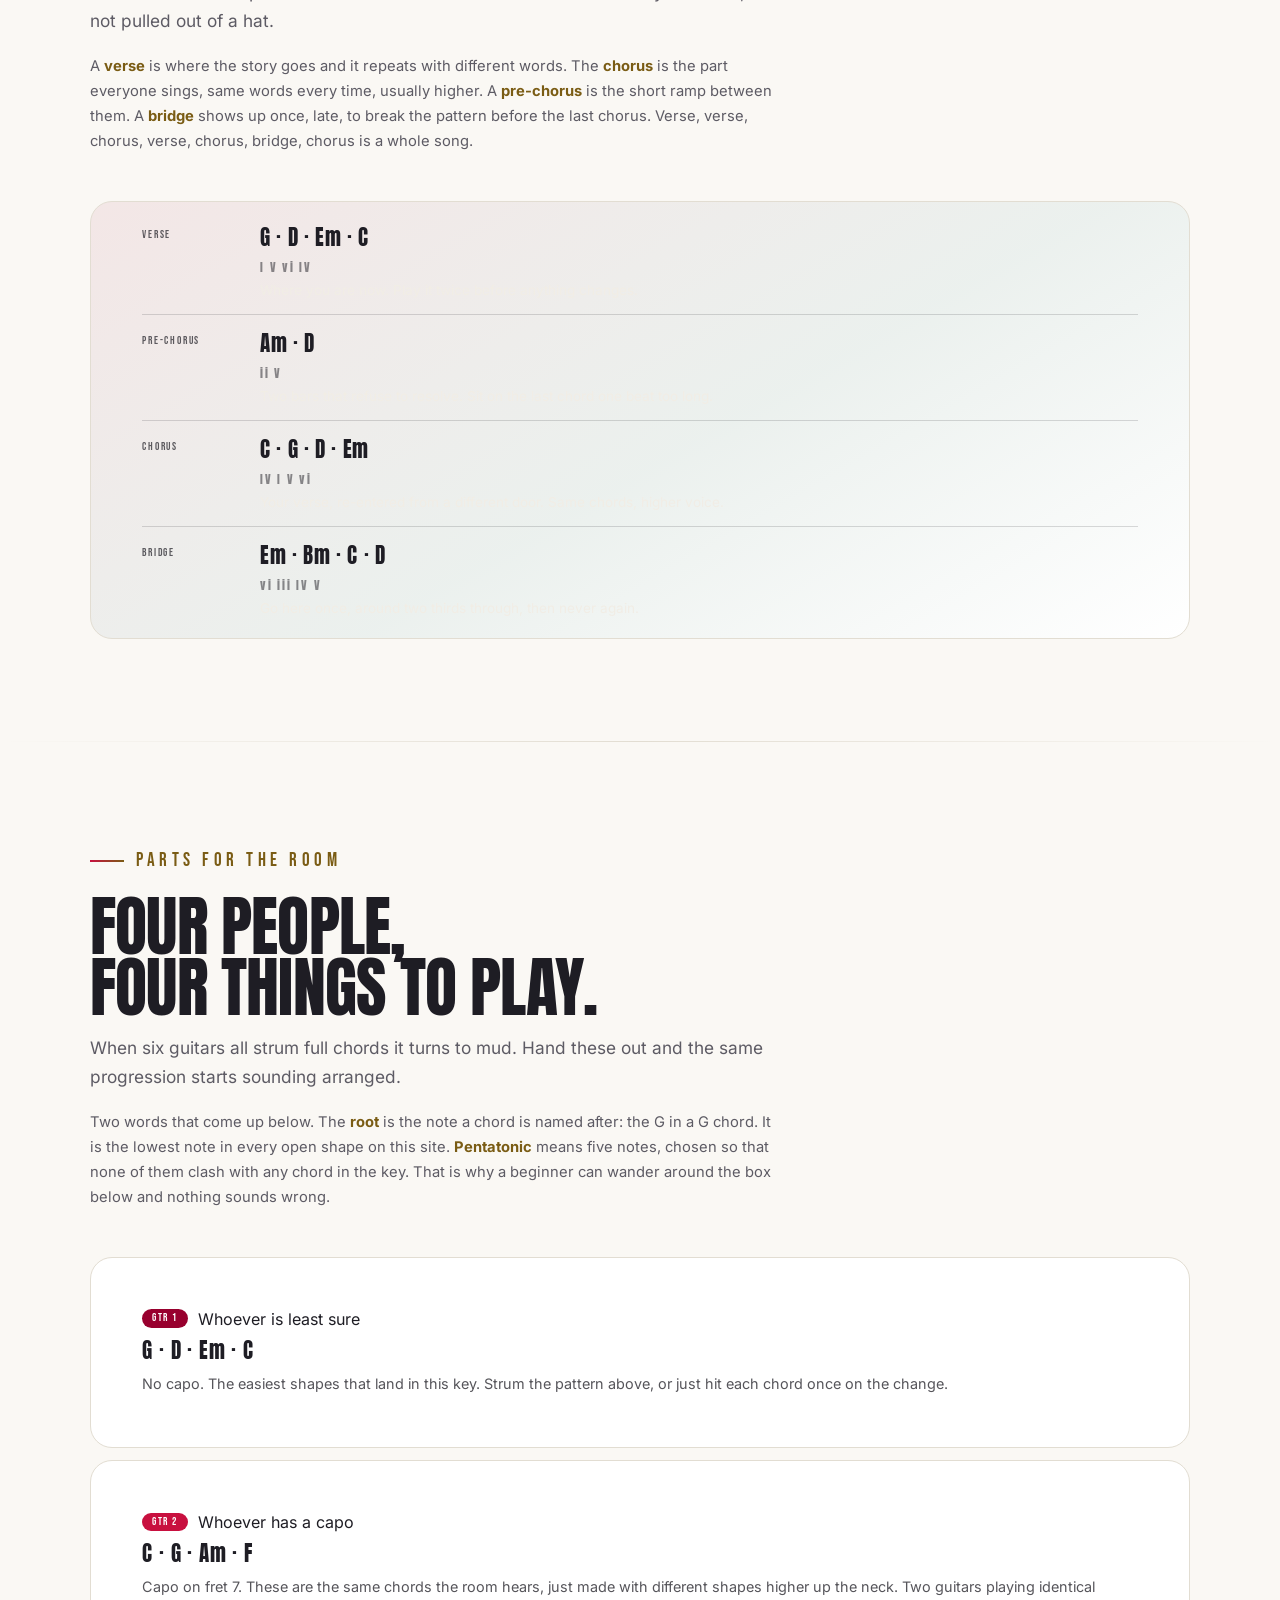
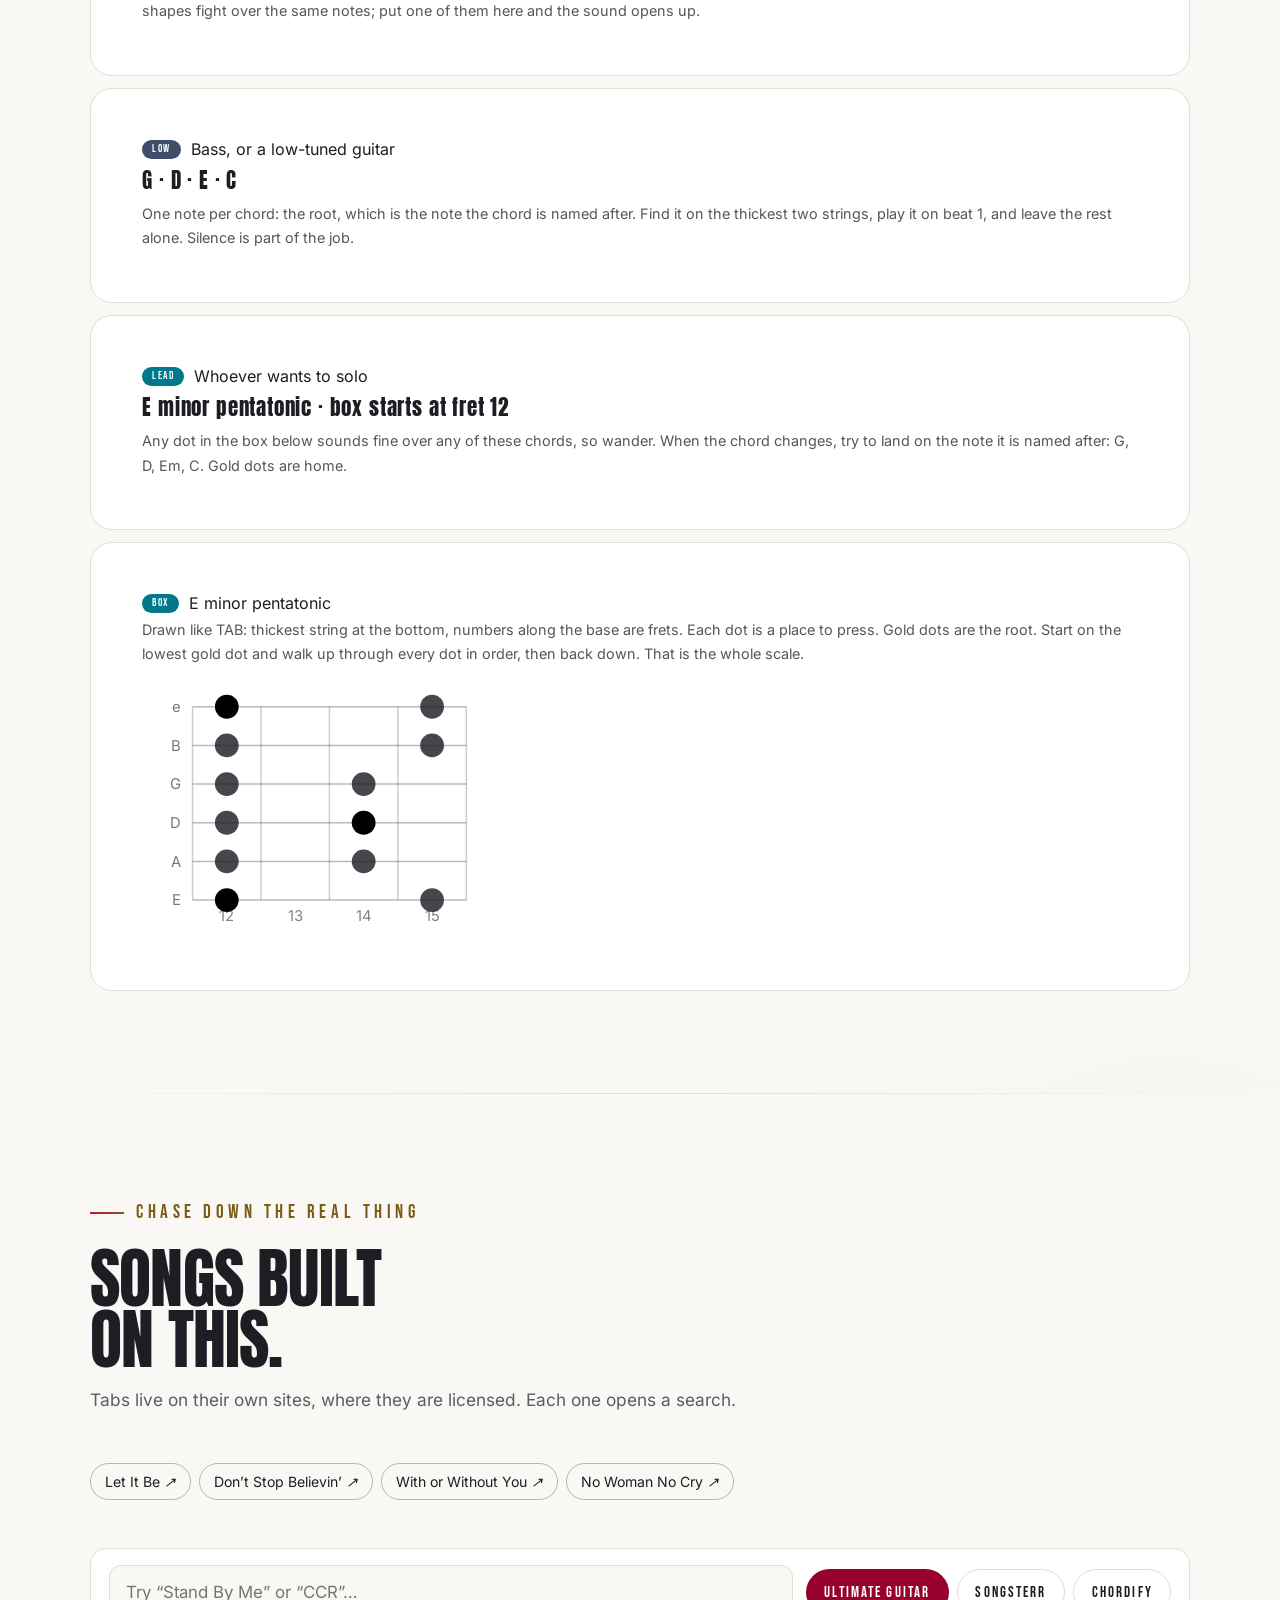
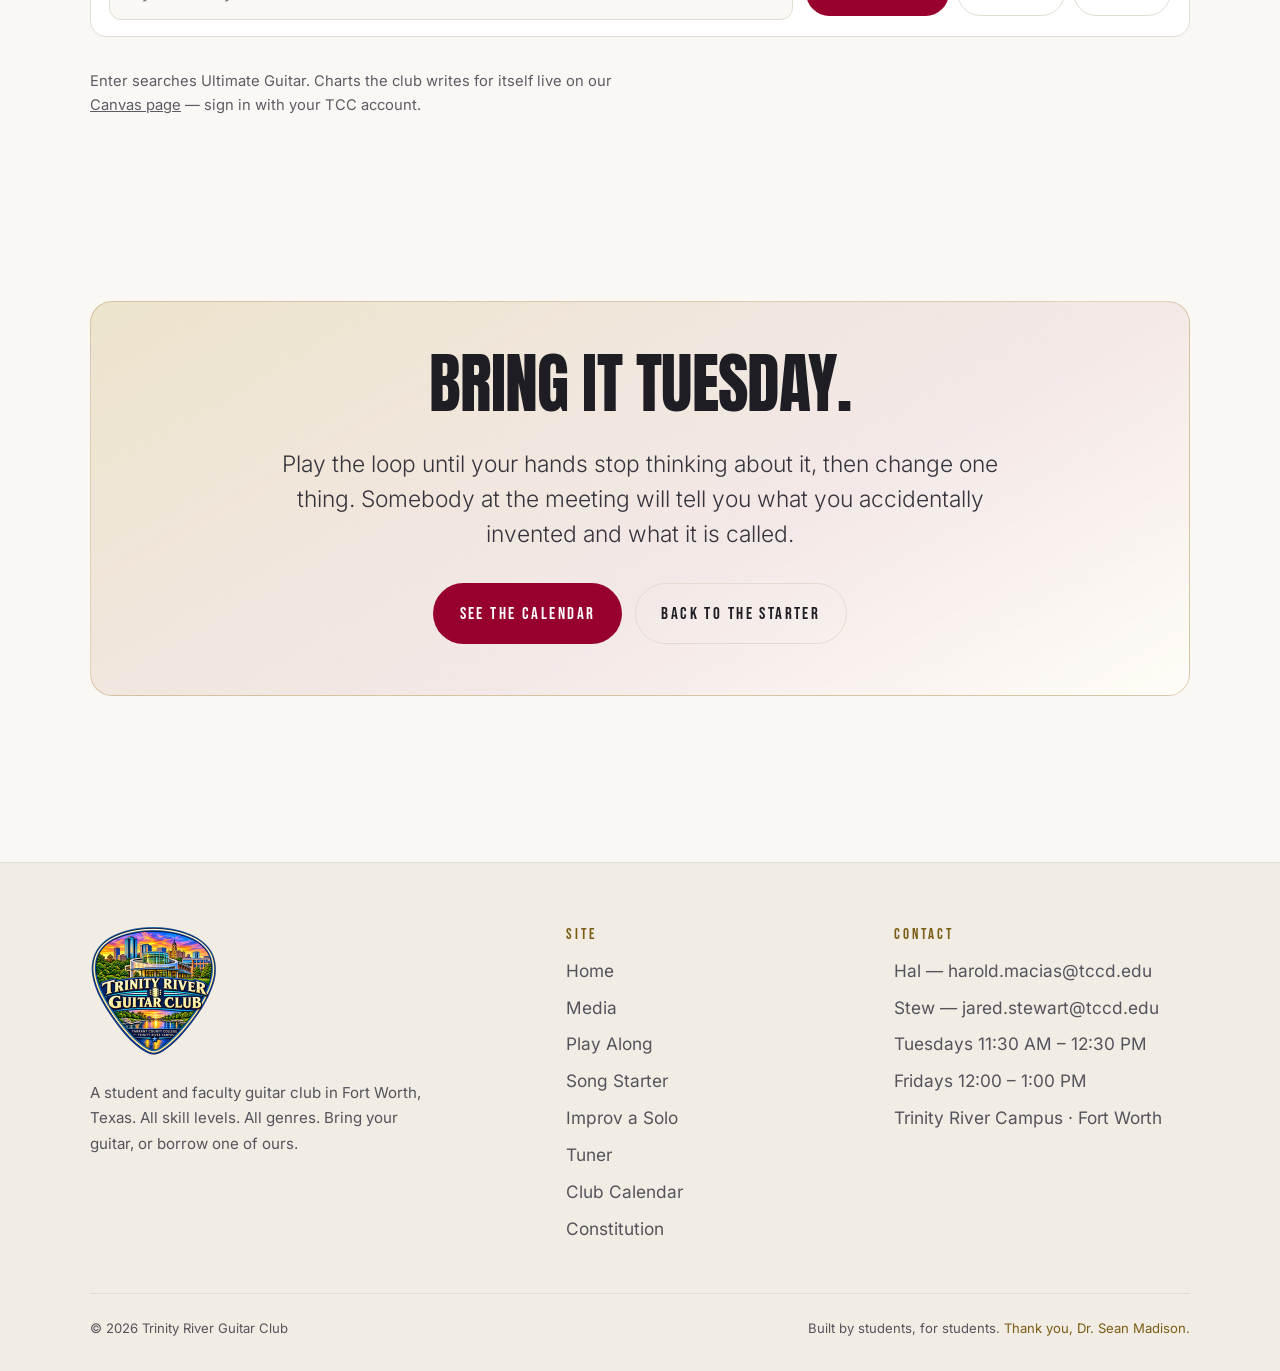
<file: arrange.html>
<!DOCTYPE html>
<html lang="en" data-theme="daylight">
<head>
<meta charset="utf-8">
<meta name="viewport" content="width=device-width, initial-scale=1">
<title>Make It a Song — Trinity River Guitar Club</title>
<meta name="description" content="Turn a chord progression into a verse, chorus and bridge, with parts for a whole room of players.">
<meta name="theme-color" content="#0a0a0c">
<link rel="canonical" href="https://trinityriverguitarclub.com/arrange.html">
<meta property="og:type" content="website">
<meta property="og:title" content="Make It a Song — Trinity River Guitar Club">
<meta property="og:description" content="Verse, chorus, bridge, and a part for everyone in the room.">
<link rel="icon" type="image/png" sizes="32x32" href="favicon-32.png">
<link rel="icon" type="image/png" sizes="192x192" href="trgc-logo-192.png">
<link rel="apple-touch-icon" href="apple-touch-icon.png">
<link rel="preload" href="anton-latin-400-normal.woff2" as="font" type="font/woff2" crossorigin>
<link rel="preload" href="inter-latin-400-normal.woff2" as="font" type="font/woff2" crossorigin>
<link rel="stylesheet" href="site.css">
<style>
/* ============================================================
   SONG STARTER — page-only styles.
   Everything is prefixed ss- so nothing collides with site.css.
   Colours come from the site palette; lines and diagrams use
   currentColor so all four themes work without edits.
   ============================================================ */
:root{
  --ss-crimson:#98002e;
  --ss-crimson-lift:#c8103f;
  --ss-teal:#00788a;
  --ss-sand:#dac792;
  --ss-accent:var(--ss-crimson);
  --ss-line:color-mix(in srgb, currentColor 16%, transparent);
  --ss-line-2:color-mix(in srgb, currentColor 30%, transparent);
  --ss-soft:color-mix(in srgb, currentColor 5%, transparent);
  --ss-dot-text:#fff;
}
[data-theme="charcoal"], [data-theme="midnight"]{
  --ss-accent:var(--ss-crimson-lift);
  --ss-dot-text:#14141a;
}
@supports not (color: color-mix(in srgb, red 50%, transparent)){
  :root{--ss-line:rgba(128,128,128,.32);--ss-line-2:rgba(128,128,128,.5);--ss-soft:rgba(128,128,128,.08)}
}

/* ---------- the machine ---------- */
.ss-machine{border-radius:14px;padding:20px}
.ss-slots{display:flex;flex-wrap:wrap;gap:10px;margin:4px 0 6px}
.ss-slot{
  flex:1 1 132px;min-width:120px;position:relative;text-align:center;
  border:1px solid var(--ss-line);border-radius:12px;padding:12px 12px 10px;
  background:var(--ss-soft);transition:border-color .18s ease,transform .18s ease;
}
.ss-slot[data-locked="true"]{border-color:var(--ss-accent);box-shadow:inset 0 0 0 1px var(--ss-accent)}
.ss-slot .ss-deg{font-family:var(--font-label,inherit);font-size:.7rem;letter-spacing:.16em;text-transform:uppercase;color:var(--ss-accent);height:1.2em}
.ss-slot .ss-name{font-family:var(--font-display,'Anton',sans-serif);font-size:clamp(1.7rem,5vw,2.4rem);line-height:1.08;margin:2px 0 4px}
.ss-slot .ss-bars{font-size:.74rem;opacity:.6}
.ss-slot.playing{transform:translateY(-3px)}
.ss-slot.playing .ss-name{color:var(--ss-teal)}
.ss-lock{
  position:absolute;top:5px;right:5px;width:30px;height:30px;border:0;border-radius:8px;
  background:none;color:inherit;opacity:.4;font-size:1rem;line-height:1;cursor:pointer;
}
.ss-lock svg{width:15px;height:15px;display:block;margin:auto}
.ss-lock:hover{opacity:1;background:var(--ss-soft)}
.ss-slot[data-locked="true"] .ss-lock{opacity:1;color:var(--ss-accent)}

.ss-between{display:flex;gap:10px;flex-wrap:wrap;margin:0 0 14px;font-size:.74rem;opacity:.85}
.ss-between span{flex:1 1 132px;min-width:120px;text-align:center}
.ss-chg-easy{color:var(--ss-teal)}
.ss-chg-mod{color:#a97a12}
.ss-chg-hard{color:var(--ss-crimson-lift)}

.ss-transport{display:flex;flex-wrap:wrap;gap:10px;align-items:center;margin-top:6px}
.ss-tempo{display:flex;align-items:center;gap:9px;font-size:.86rem}
.ss-tempo input[type=range]{width:118px;accent-color:var(--ss-accent)}
.ss-toggles{display:flex;gap:14px;font-size:.85rem;align-items:center;flex-wrap:wrap}
.ss-toggles label{display:flex;gap:6px;align-items:center;cursor:pointer}
.ss-toggles input[type=checkbox]{accent-color:var(--ss-accent);width:16px;height:16px}

/* ---------- readout + ruler ---------- */
.ss-readout{margin:14px 0 6px;padding:14px 16px;border:1px solid var(--ss-line);border-radius:12px;background:var(--ss-soft)}
.ss-eq{display:flex;align-items:flex-end;gap:12px;flex-wrap:wrap}
.ss-eq__part{display:flex;flex-direction:column;line-height:1.05}
.ss-eq__part small{font-family:var(--font-label,inherit);font-size:.66rem;letter-spacing:.16em;text-transform:uppercase;opacity:.6;margin-bottom:4px}
.ss-eq__part b{font-family:var(--font-display,'Anton',sans-serif);font-size:1.55rem;font-weight:400;letter-spacing:.02em}
.ss-eq__part--out b{color:var(--ss-teal);font-size:1.85rem}
.ss-eq__op{font-family:var(--font-display,'Anton',sans-serif);font-size:1.5rem;opacity:.35;padding-bottom:2px}
.ss-readout__sentence{margin:.6rem 0 0;font-size:.92rem;opacity:.8}
.ss-rulerwrap{margin:12px 0 4px}
.ss-rulerlab{font-size:.84rem;opacity:.7;margin-bottom:6px}
.ss-ruler{display:grid;grid-template-columns:repeat(8,1fr);gap:4px;border-bottom:3px solid var(--ss-line-2);padding-bottom:6px}
.ss-fret{
  font:inherit;color:inherit;cursor:pointer;background:transparent;border:1px solid var(--ss-line);border-radius:8px;
  padding:7px 2px 6px;display:flex;flex-direction:column;align-items:center;gap:3px;line-height:1;min-width:0;
}
.ss-fret:hover{border-color:var(--ss-accent)}
.ss-fret[aria-pressed="true"]{background:var(--ss-accent);border-color:var(--ss-accent);color:#fff}
.ss-fret[aria-pressed="true"]::before{content:'';width:70%;height:4px;border-radius:2px;background:var(--ss-sand);margin-bottom:2px}
.ss-fret:disabled{opacity:.3;cursor:not-allowed}
.ss-fret__n{font-family:var(--font-label,inherit);font-size:.66rem;letter-spacing:.1em;text-transform:uppercase;opacity:.8}
.ss-fret__k{font-family:var(--font-display,'Anton',sans-serif);font-size:1.15rem}
.ss-caption{caption-side:top;text-align:left;padding:8px 12px 10px;font-size:.92rem;opacity:.85}
.ss-caption b{font-family:var(--font-display,'Anton',sans-serif);font-weight:400;font-size:1.1rem;letter-spacing:.02em}
@media (max-width:520px){ .ss-ruler{grid-template-columns:repeat(4,1fr)} }

/* ---------- controls ---------- */
.ss-ctrl-grid{display:grid;grid-template-columns:repeat(auto-fit,minmax(212px,1fr));gap:18px 24px}
.ss-ctrl h3{font-family:var(--font-label,inherit);font-size:.74rem;letter-spacing:.16em;text-transform:uppercase;margin:0 0 .55rem;opacity:.75}
.ss-chips{display:flex;flex-wrap:wrap;gap:6px}
.ss-chip{
  font:inherit;font-size:.84rem;color:inherit;cursor:pointer;
  border:1px solid var(--ss-line-2);background:transparent;border-radius:999px;padding:5px 12px;
  transition:background .15s ease,border-color .15s ease;
}
.ss-chip:hover{border-color:var(--ss-accent)}
.ss-chip[aria-pressed="true"]{background:var(--ss-accent);border-color:var(--ss-accent);color:#fff}
.ss-chip--fam{display:flex;flex-direction:column;align-items:flex-start;gap:2px;border-radius:10px;padding:7px 12px 6px;line-height:1.1;text-align:left}
.ss-chip--fam b{font-family:var(--font-display,'Anton',sans-serif);font-weight:400;font-size:1.15rem;letter-spacing:.02em}
.ss-chip--fam small{font-size:.72rem;opacity:.75;white-space:nowrap}
.ss-chip--fam[aria-pressed="true"] small{opacity:.92}
.ss-ctrl--wide{grid-column:1 / -1}
.ss-ctrl select{
  width:100%;padding:8px 10px;font:inherit;font-size:.9rem;color:inherit;
  background:transparent;border:1px solid var(--ss-line-2);border-radius:9px;
}
.ss-ctrl .ss-hint{font-size:.8rem;opacity:.65;margin:.5rem 0 0;line-height:1.45}

/* ---------- chord cards ---------- */
.ss-chordrow{display:flex;gap:12px;flex-wrap:wrap}
.ss-chordcard{
  flex:1 1 150px;min-width:138px;max-width:196px;text-align:center;
  border:1px solid var(--ss-line);border-radius:12px;padding:12px 8px 10px;background:var(--ss-soft);
}
.ss-chordcard .ss-cdeg{font-family:var(--font-label,inherit);font-size:.68rem;letter-spacing:.16em;text-transform:uppercase;color:var(--ss-accent)}
.ss-chordcard .ss-cname{font-family:var(--font-display,'Anton',sans-serif);font-size:1.5rem;line-height:1.1;margin-top:2px}
.ss-chordcard svg{display:block;margin:6px auto 0}
.ss-chordcard .ss-cnote{font-size:.74rem;opacity:.6;margin-top:4px;min-height:1.1em}

/* ---------- difficulty meter ---------- */
.ss-meter{display:flex;align-items:center;gap:12px;flex-wrap:wrap;margin:0 0 16px}
.ss-meter .ss-bar{flex:0 0 156px;height:8px;border-radius:999px;background:var(--ss-line);overflow:hidden}
.ss-meter .ss-bar i{display:block;height:100%;width:20%;background:var(--ss-teal)}
.ss-meter.mod .ss-bar i{background:#a97a12}
.ss-meter.hard .ss-bar i{background:var(--ss-crimson-lift)}
.ss-meter .ss-lab{font-size:.9rem}

/* ---------- strum ---------- */
.ss-strum{display:flex;gap:5px;flex-wrap:wrap;align-items:flex-end;margin:.4rem 0 .6rem}
.ss-strum b{
  width:34px;height:44px;border:1px solid var(--ss-line-2);border-radius:7px;
  display:flex;align-items:center;justify-content:center;font-size:1.05rem;font-weight:400;
}
.ss-strum b.down{border-bottom-width:3px;border-bottom-color:currentColor}
.ss-strum b.up{border-top-width:3px;opacity:.62}
.ss-strum b.rest{opacity:.32;border-style:dashed}
.ss-strum b.mute{color:var(--ss-crimson-lift)}
.ss-strum b.beat{position:relative}
.ss-strum b.beat::after{content:'';position:absolute;bottom:-9px;width:4px;height:4px;border-radius:50%;background:var(--ss-accent)}
.ss-strum b.hit{background:var(--ss-teal);border-color:var(--ss-teal);color:#fff;opacity:1}

.ss-count{display:flex;gap:5px;flex-wrap:wrap;margin-bottom:2px}
.ss-count b{width:34px;text-align:center;font-family:var(--font-label,inherit);font-size:.72rem;letter-spacing:.08em;opacity:.65;font-weight:400}
.ss-legend{display:flex;flex-wrap:wrap;gap:6px 18px;font-size:.84rem;opacity:.8}
.ss-legend span b{display:inline-block;min-width:1.3em;text-align:center;font-weight:400;border:1px solid var(--ss-line-2);border-radius:5px;padding:0 4px;margin-right:5px}

/* ---------- table ---------- */
.ss-tablewrap{overflow-x:auto}
.ss-table{width:100%;border-collapse:collapse;font-size:.92rem}
.ss-table th,.ss-table td{text-align:left;padding:9px 12px;border-bottom:1px solid var(--ss-line)}
.ss-table th{font-family:var(--font-label,inherit);font-size:.7rem;letter-spacing:.16em;text-transform:uppercase;opacity:.65;font-weight:400}
.ss-table tr.reco td{background:var(--ss-soft)}
.ss-table tr.reco td:first-child{box-shadow:inset 3px 0 0 var(--ss-accent)}

/* ---------- form + band ---------- */
.ss-formrow{display:grid;grid-template-columns:104px 1fr;gap:14px;align-items:start;padding:12px 0;border-bottom:1px solid var(--ss-line)}
.ss-formrow:last-child{border-bottom:0}
.ss-formrow .ss-lab{font-family:var(--font-label,inherit);font-size:.7rem;letter-spacing:.16em;text-transform:uppercase;opacity:.7;padding-top:.35rem}
.ss-formrow .ss-progline{font-family:var(--font-display,'Anton',sans-serif);font-size:1.3rem;letter-spacing:.03em}
.ss-formrow .ss-progline em{font-style:normal;opacity:.5;font-size:.6em;letter-spacing:.14em;display:block;line-height:1.7}
.ss-stack{display:grid;gap:12px}
.ss-part h3{display:flex;align-items:center;gap:10px;flex-wrap:wrap;margin:0 0 .3rem;font-size:1rem}
.ss-tag{
  font-family:var(--font-label,inherit);font-size:.66rem;letter-spacing:.14em;text-transform:uppercase;
  border-radius:999px;padding:4px 10px;color:#fff;background:var(--ss-crimson);
}
.ss-tag.g2{background:var(--ss-crimson-lift)}
.ss-tag.bass{background:#3f4d6b}
.ss-tag.lead{background:var(--ss-teal)}
.ss-part .ss-line{font-family:var(--font-display,'Anton',sans-serif);font-size:1.3rem;letter-spacing:.04em;margin:.35rem 0 .2rem}
.ss-part .ss-why{font-size:.9rem;opacity:.75;margin:0}

/* ---------- songs, shelf ---------- */
.ss-songs{display:flex;flex-wrap:wrap;gap:8px}
.ss-songs a{border:1px solid var(--ss-line-2);border-radius:999px;padding:6px 14px;font-size:.88rem;text-decoration:none}
.ss-songs a:hover{border-color:var(--ss-accent)}
.ss-shelf{display:grid;gap:8px}
.ss-shelfitem{display:flex;align-items:center;gap:12px;flex-wrap:wrap;padding:10px 14px;border:1px solid var(--ss-line);border-radius:11px}
.ss-shelfitem .ss-nm{font-family:var(--font-display,'Anton',sans-serif);font-size:1.15rem;letter-spacing:.03em;flex:1 1 160px}
.ss-shelfitem .ss-mt{font-size:.78rem;opacity:.6}
.ss-empty{border:1px dashed var(--ss-line-2);border-radius:12px;padding:18px;opacity:.75;font-size:.92rem}

/* ---------- tuner ---------- */
.ss-tuner{display:grid;gap:14px}
.ss-needle{height:66px;border:1px solid var(--ss-line);border-radius:11px;position:relative;overflow:hidden;background:var(--ss-soft)}
.ss-needle .ss-mid{position:absolute;left:50%;top:0;bottom:0;width:2px;background:var(--ss-line-2)}
.ss-needle .ss-pin{position:absolute;top:7px;bottom:7px;width:4px;border-radius:2px;background:var(--ss-crimson-lift);left:50%;transition:left .09s linear}
.ss-needle .ss-pin.intune{background:var(--ss-teal)}
.ss-tunernote{font-family:var(--font-display,'Anton',sans-serif);font-size:2.4rem;line-height:1;text-align:center}
.ss-cents{text-align:center;font-size:.86rem;opacity:.7}
.ss-strings6{display:flex;gap:6px;justify-content:center;flex-wrap:wrap}
.ss-strings6 b{border:1px solid var(--ss-line-2);border-radius:8px;padding:5px 12px;font-weight:400;font-size:.9rem}
.ss-strings6 b.on{background:var(--ss-teal);border-color:var(--ss-teal);color:#fff}

/* ---------- sticky actions + toast ---------- */
.ss-actionbar{
  position:sticky;bottom:0;z-index:30;margin-top:2rem;
  backdrop-filter:blur(9px);-webkit-backdrop-filter:blur(9px);
  background:color-mix(in srgb, Canvas 78%, transparent);
  border-top:1px solid var(--ss-line);
}
.ss-actionbar .wrap{display:flex;gap:10px;flex-wrap:wrap;align-items:center;padding-top:11px;padding-bottom:11px}
.ss-actionbar .ss-grow{flex:1 1 auto}
.ss-state{font-size:.82rem;opacity:.65}
.ss-toast{
  position:fixed;left:50%;transform:translateX(-50%);bottom:84px;z-index:60;
  background:#14141a;color:#fff;padding:10px 18px;border-radius:999px;font-size:.87rem;
  opacity:0;pointer-events:none;transition:opacity .2s ease;max-width:88vw;text-align:center;
}
.ss-toast.show{opacity:1}

@media (max-width:640px){
  .ss-formrow{grid-template-columns:1fr}
  .ss-slot .ss-name{font-size:1.85rem}
}
@media (prefers-reduced-motion:reduce){ .ss-slot,.ss-needle .ss-pin{transition:none} }
@media print{
  .ss-machine,.ss-controls,.ss-actionbar,.ss-transport,.site-head,.site-foot,
  .ss-tunerwrap,#ss-shelfSec,.ticker,.hero{display:none!important}
  .ss-chordcard,.ss-part{break-inside:avoid}
}

/* ---------- tidy controls ---------- */
.ss-controls{padding:18px 20px 16px}
.ss-row{display:grid;grid-template-columns:repeat(auto-fit,minmax(150px,1fr));gap:14px 18px;margin-top:14px}
.ss-ctrl h3{margin-bottom:.45rem}
.ss-ctrl .ss-hint{font-size:.78rem;opacity:.6;margin:.35rem 0 0}
.ss-ctrl select{font-size:.86rem;padding:7px 8px}
.ss-capotoggle{display:flex;align-items:center;gap:8px;justify-content:space-between;flex-wrap:wrap;margin-bottom:6px}
.ss-capotoggle .ss-chips{gap:4px}
.ss-capotoggle .ss-chip{font-size:.76rem;padding:3px 9px}
.ss-hero-btns{display:flex;gap:10px;flex-wrap:wrap;margin-top:1.2rem}
.ss-state--big{font-family:var(--font-display,'Anton',sans-serif);font-size:clamp(1.2rem,3vw,1.7rem);letter-spacing:.03em;opacity:1}
.ss-notice{font-size:.9rem;padding:10px 14px;border:1px dashed var(--ss-line-2);border-radius:10px;margin-top:12px}

/* ---------- the three-step pathway, shown on every page ---------- */
.ss-steps{display:grid;grid-template-columns:repeat(3,1fr);gap:12px;margin-top:-6px}
.ss-step{
  display:flex;gap:14px;align-items:flex-start;text-decoration:none;color:inherit;
  border:1px solid var(--ss-line);border-radius:12px;padding:14px 16px;background:var(--ss-soft);
  transition:border-color .15s ease,transform .15s ease;
}
.ss-step:hover{border-color:var(--ss-accent);transform:translateY(-2px)}
.ss-step[aria-current="page"]{border-color:var(--ss-accent);box-shadow:inset 0 0 0 1px var(--ss-accent)}
.ss-step__n{
  flex:0 0 34px;height:34px;border-radius:50%;display:flex;align-items:center;justify-content:center;
  font-family:var(--font-display,'Anton',sans-serif);font-size:1.1rem;background:var(--ss-line);
}
.ss-step[aria-current="page"] .ss-step__n{background:var(--ss-accent);color:#fff}
.ss-step__t{font-family:var(--font-display,'Anton',sans-serif);font-size:1.25rem;letter-spacing:.02em;line-height:1.05}
.ss-step__d{font-size:.84rem;opacity:.7;margin-top:3px;line-height:1.35}
.ss-step__go{font-size:.78rem;margin-top:6px;color:var(--ss-teal)}
.ss-step[aria-current="page"] .ss-step__go{display:none}
@media (max-width:700px){ .ss-steps{grid-template-columns:1fr} }
.ss-next{margin-top:1.6rem;display:flex;align-items:center;gap:14px;flex-wrap:wrap;padding:14px 18px;border:1px solid var(--ss-line);border-radius:12px;background:var(--ss-soft)}
.ss-next p{margin:0;flex:1 1 260px;font-size:.92rem}
</style>
</head>
<body>
<a class="skip" href="#main">Skip to content</a>

<header class="site-head">
<div class="wrap nav">
<a class="brand" href="index.html" aria-label="Trinity River Guitar Club home">
<img class="brand__mark brand__logo" src="trgc-logo-96.png" srcset="trgc-logo-96.png 1x, trgc-logo-192.png 2x" width="46" height="46" alt="">
      <span class="brand__txt"><span class="brand__name">Trinity River</span><span class="brand__sub">Guitar Club</span></span>
</a>
<button class="nav__toggle" aria-expanded="false" aria-controls="primary-nav" aria-label="Menu"><span></span><span></span><span></span></button>
<ul class="nav__links" id="primary-nav">
      <li><a href="index.html">Home</a></li>
      <li><a href="media.html">Media</a></li>
      <li><a href="play-along.html">Play Along</a></li>
      <li><a href="progressions.html">Song Starter</a></li>
      <li><a href="improv.html">Improv a Solo</a></li>
      <li><a href="tuner.html">Tuner</a></li>
      <li><a href="guitar-care.html">Guitar Care</a></li>
      <li><a href="calendar.html">Calendar</a></li>

<li class="nav__cta"><a class="btn btn--sm" href="mailto:harold.macias@tccd.edu?cc=jared.stewart@tccd.edu&amp;subject=Trinity%20River%20Guitar%20Club">Contact TRGC</a></li>
</ul>
</div>
</header>

<main id="main">

<section class="hero hero--page grain">
<div class="hero__media">
<img src="hero.jpg" alt="Students in a circle of chairs with guitars around a lit fire pit" fetchpriority="high" width="1050" height="1400">
</div>
<div class="hero__scrim"></div>
<div class="wrap hero__inner">
<p class="eyebrow">Song Starter · part two</p>
<h1 class="display d1" style="font-size:clamp(2.6rem,8vw,5.4rem)">Now make<br>it a song.</h1>
<p class="lede hero__sub">Your progression came with you in the link. Here it becomes a verse, a chorus and a bridge, and a part for everyone in the room.</p>
<div class="ss-hero-btns">
<a class="btn btn--teal" href="tuner.html">Open the tuner</a>
<a class="btn btn--ghost" href="progressions.html" data-carry="progressions.html">Back to the chords</a>
</div>
</div>
</section>

<section class="pad-sm" aria-label="The three steps">
<div class="wrap">
<div class="ss-steps">
<a class="ss-step" href="tuner.html"><span class="ss-step__n">1</span><span><span class="ss-step__t">Tune it</span><span class="ss-step__d">Thirty seconds with the mic. Every time you pick it up.</span><span class="ss-step__go">Open &rarr;</span></span></a>
<a class="ss-step" href="progressions.html" data-carry="progressions.html"><span class="ss-step__n">2</span><span><span class="ss-step__t">Find your songs</span><span class="ss-step__d">Tap the chords you know. See what you can play and what to learn next.</span><span class="ss-step__go">Open &rarr;</span></span></a>
<a class="ss-step" href="arrange.html" data-carry="arrange.html" aria-current="page"><span class="ss-step__n">3</span><span><span class="ss-step__t">Make it a song</span><span class="ss-step__d">Verse, chorus, bridge, and a part for everyone in the room.</span></span></a>
</div>
</div>
</section>


<section class="pad glow-crimson">
<div class="wrap">
<div class="reveal" style="max-width:62ch">
<p class="eyebrow">Working with</p>
<div class="ss-state ss-state--big mt1"></div>
<p class="dim mt2" style="font-size:.9rem">Want a different one? <a href="progressions.html" data-carry="progressions.html">Go back to the starter</a>; the link keeps your place.</p>
</div>
</div>
</section>

<hr class="rule">

<section class="pad">
<div class="wrap">
<div class="reveal" style="max-width:62ch">
<p class="eyebrow">Structure</p>
<h2 class="display d2">A shape to<br>hang it on.</h2>
<p class="dim mt1">Four chords in a loop is a foundation. The chorus below is built out of your verse, not pulled out of a hat.</p>
<p class="dim mt1" style="font-size:.92rem">A <b class="sand">verse</b> is where the story goes and it repeats with different words. The <b class="sand">chorus</b> is the part everyone sings, same words every time, usually higher. A <b class="sand">pre-chorus</b> is the short ramp between them. A <b class="sand">bridge</b> shows up once, late, to break the pattern before the last chorus. Verse, verse, chorus, verse, chorus, bridge, chorus is a whole song.</p>
</div>
<div class="panel mt3" style="padding-top:.4rem;padding-bottom:.4rem" id="form"></div>
</div>
</section>

<hr class="rule">

<section class="pad glow-teal">
<div class="wrap">
<div class="reveal" style="max-width:62ch">
<p class="eyebrow">Parts for the room</p>
<h2 class="display d2">Four people,<br>four things to play.</h2>
<p class="dim mt1">When six guitars all strum full chords it turns to mud. Hand these out and the same progression starts sounding arranged.</p>
<p class="dim mt1" style="font-size:.92rem">Two words that come up below. The <b class="sand">root</b> is the note a chord is named after: the G in a G chord. It is the lowest note in every open shape on this site. <b class="sand">Pentatonic</b> means five notes, chosen so that none of them clash with any chord in the key. That is why a beginner can wander around the box below and nothing sounds wrong.</p>
</div>
<div class="ss-stack mt3" id="band"></div>
</div>
</section>

<hr class="rule">

<section class="pad" id="find">
<div class="wrap">
<div class="reveal" style="max-width:62ch">
<p class="eyebrow">Chase down the real thing</p>
<h2 class="display d2">Songs built<br>on this.</h2>
<p class="dim mt1">Tabs live on their own sites, where they are licensed. Each one opens a search.</p>
</div>
<div class="ss-songs mt3" id="songs"></div>

<div class="findbar reveal mt3">
<label class="vh" for="findq">Song or artist</label>
<input type="search" id="findq" placeholder="Try &ldquo;Stand By Me&rdquo; or &ldquo;CCR&rdquo;&hellip;" autocomplete="off" spellcheck="false">
<div class="findbar__sites">
<a class="btn btn--sm" id="find-ug" href="https://www.ultimate-guitar.com/" target="_blank" rel="noopener">Ultimate Guitar</a>
<a class="btn btn--sm btn--ghost" id="find-ss" href="https://www.songsterr.com/" target="_blank" rel="noopener">Songsterr</a>
<a class="btn btn--sm btn--ghost" id="find-cf" href="https://chordify.net/" target="_blank" rel="noopener">Chordify</a>
</div>
</div>
<p class="dim reveal mt2" style="font-size:.92rem;max-width:60ch">
Enter searches Ultimate Guitar. Charts the club writes for itself live on our
<a href="https://canvas.tccd.edu/courses/104217" target="_blank" rel="noopener">Canvas page</a>
&mdash; sign in with your TCC account.
</p>
</div>
</section>

<section class="pad-sm">
<div class="wrap">
<div class="panel panel--sand grain center reveal">
<h2 class="display d2">Bring it Tuesday.</h2>
<p class="lede mt2" style="max-width:52ch;margin-inline:auto">
Play the loop until your hands stop thinking about it, then change one thing. Somebody at the meeting will tell you what you accidentally invented and what it is called.
</p>
<div class="btn-row mt2" style="justify-content:center">
<a class="btn" href="calendar.html">See the calendar</a>
<a class="btn btn--ghost" href="progressions.html" data-carry="progressions.html">Back to the starter</a>
</div>
</div>
</div>
</section>

<div class="ss-actionbar">
<div class="wrap">
<a class="btn btn--sm btn--ghost" href="progressions.html" data-carry="progressions.html">Back to the starter</a>
<button class="btn btn--sm btn--ghost ss-share">Copy link</button>
<button class="btn btn--sm btn--ghost ss-print">Print parts</button>
<span class="ss-grow"></span>
<span class="ss-state"></span>
</div>
</div>

</main>

<footer class="site-foot">
<div class="wrap">
<div class="foot__grid foot">
<div>
<a class="foot__logo-link" href="trgc-logo.webp" data-logo-zoom aria-label="View the club logo full size"><img class="foot__logo" src="trgc-logo-256.png" width="128" height="128" alt="" loading="lazy" decoding="async"></a>
<p class="dim" style="max-width:38ch;font-size:.94rem">A student and faculty guitar club in Fort Worth, Texas. All skill levels. All genres. Bring your guitar, or borrow one of ours.</p>
</div>
<div>
<h4>Site</h4>
<ul>
<li><a href="index.html">Home</a></li>
<li><a href="media.html">Media</a></li>
<li><a href="play-along.html">Play Along</a></li>
<li><a href="progressions.html">Song Starter</a></li>
<li><a href="improv.html">Improv a Solo</a></li>
<li><a href="tuner.html">Tuner</a></li>
<li><a href="calendar.html">Club Calendar</a></li>
<li><a href="trgc-constitution.pdf">Constitution</a></li>
</ul>
</div>
<div>
<h4>Contact</h4>
<ul>
<li>Hal &mdash; <a href="mailto:harold.macias@tccd.edu">harold.macias@tccd.edu</a></li>
<li>Stew &mdash; <a href="mailto:jared.stewart@tccd.edu">jared.stewart@tccd.edu</a></li>
<li><span class="dim">Tuesdays 11:30 AM – 12:30 PM</span></li>
<li><span class="dim">Fridays 12:00 – 1:00 PM</span></li>
<li><span class="dim">Trinity River Campus · Fort Worth</span></li>
</ul>
</div>
</div>
<div class="foot__bottom">
<span>© <span data-year>2026</span> Trinity River Guitar Club</span>
<span>Built by students, for students. <span class="sand">Thank you, Dr. Sean Madison.</span></span>
</div>
</div>
</footer>

<div class="ss-toast" id="ss-toast" role="status" aria-live="polite"></div>
<script src="site.js" defer></script>
<script src="songstarter.js"></script>
</body>
</html>
</file>
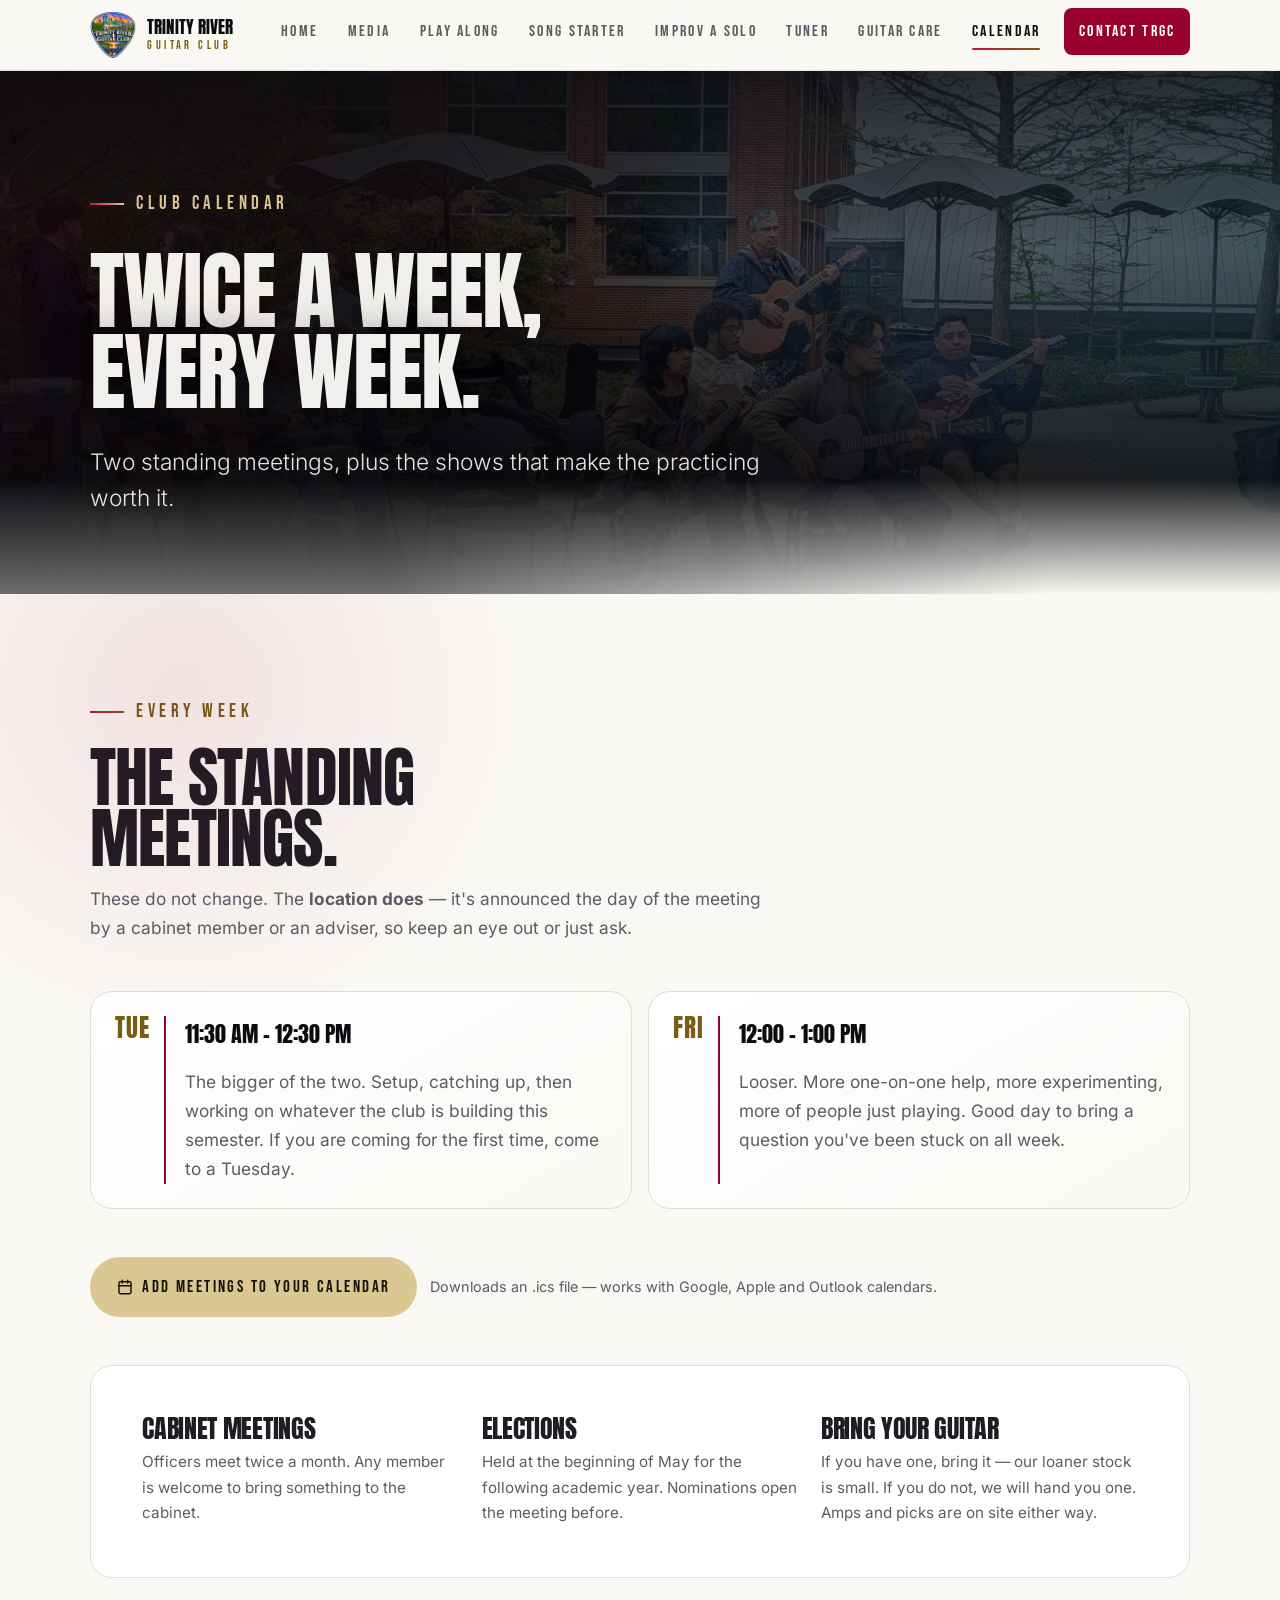
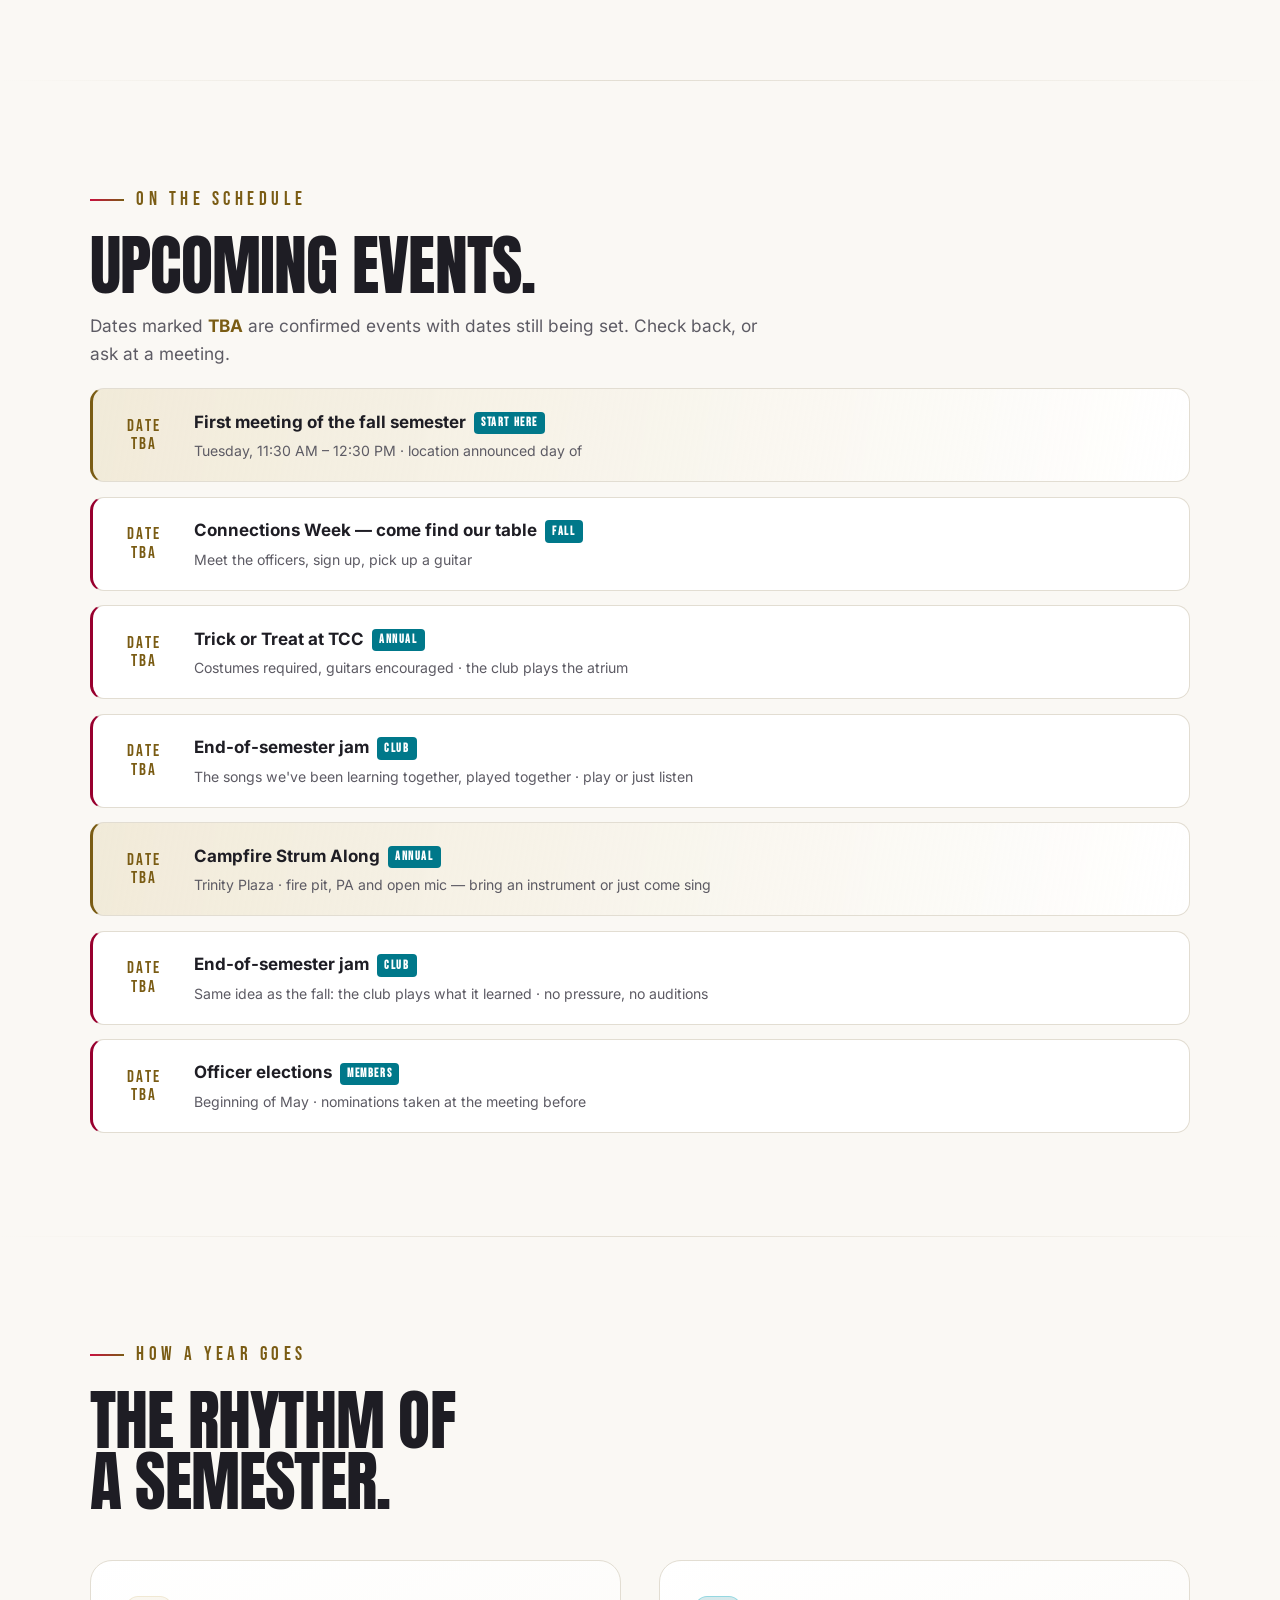
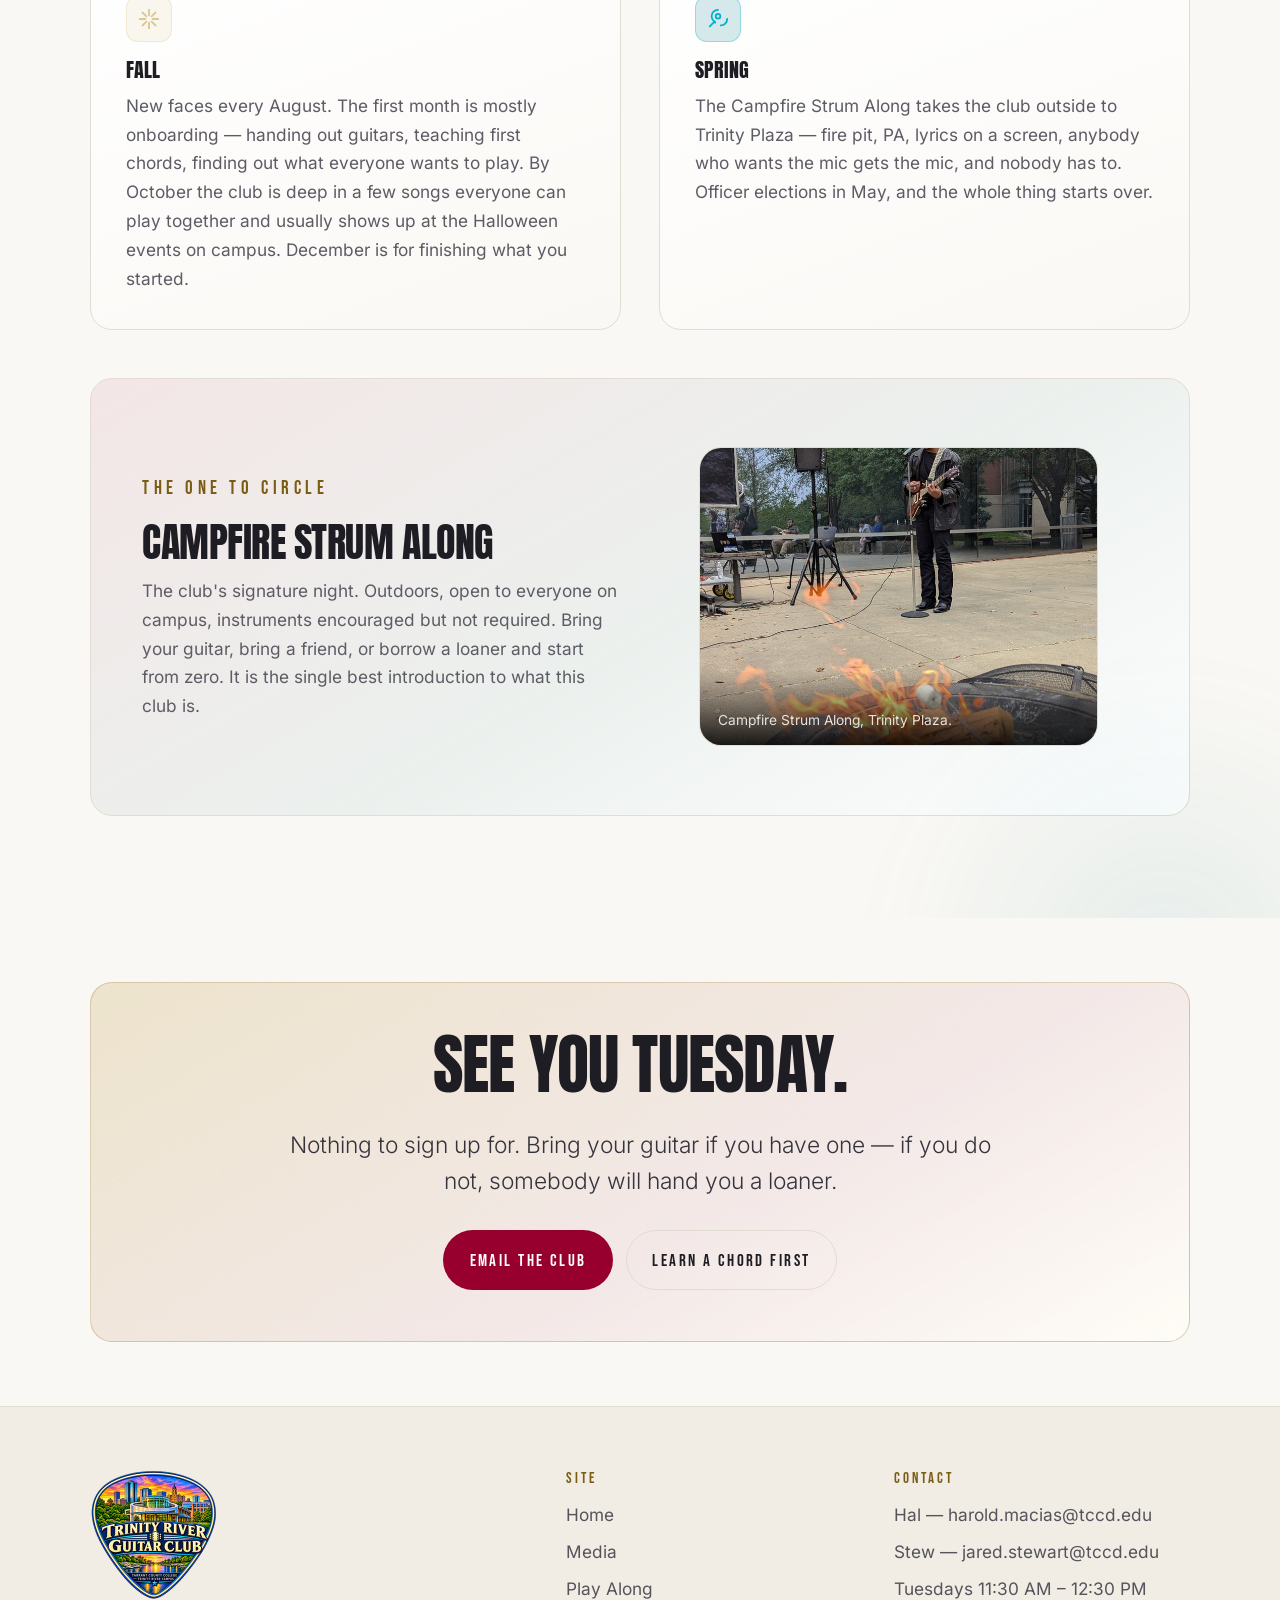
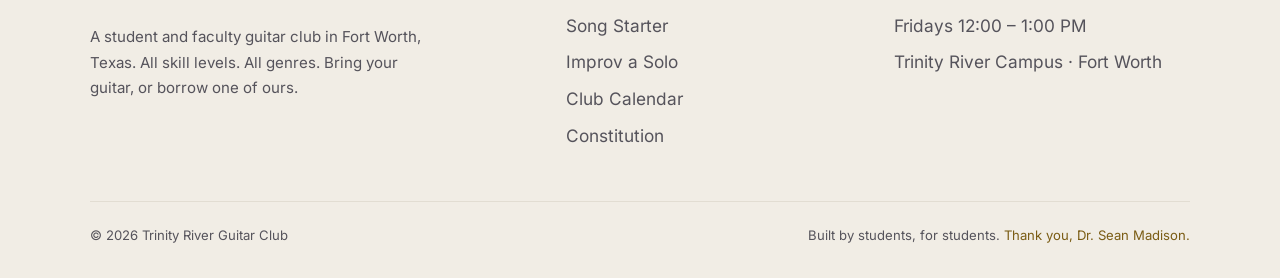
<file: calendar.html>
<!DOCTYPE html>
<html lang="en" data-theme="daylight">
<head>
<meta charset="utf-8">
<meta name="viewport" content="width=device-width, initial-scale=1">
<title>Club Calendar — Trinity River Guitar Club</title>
<meta name="description" content="Weekly meeting times and upcoming events for the Trinity River Guitar Club. Tuesdays 11:30 AM and Fridays 12:00 PM.">
<meta name="theme-color" content="#0a0a0c">
<link rel="canonical" href="https://trinityriverguitarclub.com/calendar.html">
<meta property="og:type" content="website">
<meta property="og:title" content="Club Calendar — Trinity River Guitar Club">
<meta property="og:description" content="Tuesdays 11:30 AM. Fridays 12:00 PM. Plus the Campfire Strum Along, Halloween, and elections.">
<link rel="icon" type="image/png" sizes="32x32" href="favicon-32.png">
<link rel="icon" type="image/png" sizes="192x192" href="trgc-logo-192.png">
<link rel="apple-touch-icon" href="apple-touch-icon.png">
<link rel="preload" href="anton-latin-400-normal.woff2" as="font" type="font/woff2" crossorigin>
<link rel="preload" href="inter-latin-400-normal.woff2" as="font" type="font/woff2" crossorigin>
<link rel="stylesheet" href="site.css">
</head>
<body>
<a class="skip" href="#main">Skip to content</a>

<header class="site-head">
  <div class="wrap nav">
    <a class="brand" href="index.html" aria-label="Trinity River Guitar Club home">
      <img class="brand__mark brand__logo" src="trgc-logo-96.png" srcset="trgc-logo-96.png 1x, trgc-logo-192.png 2x" width="46" height="46" alt="">
      <span class="brand__txt"><span class="brand__name">Trinity River</span><span class="brand__sub">Guitar Club</span></span>
    </a>
    <button class="nav__toggle" aria-expanded="false" aria-controls="primary-nav" aria-label="Menu"><span></span><span></span><span></span></button>
    <ul class="nav__links" id="primary-nav">
      <li><a href="index.html">Home</a></li>
      <li><a href="media.html">Media</a></li>
      <li><a href="play-along.html">Play Along</a></li>
      <li><a href="progressions.html">Song Starter</a></li>
      <li><a href="improv.html">Improv a Solo</a></li>
      <li><a href="tuner.html">Tuner</a></li>
      <li><a href="guitar-care.html">Guitar Care</a></li>
      <li><a href="calendar.html" aria-current="page">Calendar</a></li>

      <li class="nav__cta"><a class="btn btn--sm" href="mailto:harold.macias@tccd.edu?cc=jared.stewart@tccd.edu&amp;subject=Trinity%20River%20Guitar%20Club">Contact TRGC</a></li>
    </ul>
  </div>
</header>

<main id="main">

<!-- ===================== HERO ===================== -->
<section class="hero hero--page grain">
  <div class="hero__media">
    <img src="hero.jpg" alt="Students in a circle of chairs with guitars around a lit fire pit" fetchpriority="high" width="2200" height="1650">
  </div>
  <div class="hero__scrim"></div>
  <div class="wrap hero__inner">
    <p class="eyebrow">Club calendar</p>
    <h1 class="display d1" style="font-size:clamp(2.6rem,8vw,5.4rem)">Twice a week,<br>every week.</h1>
    <p class="lede hero__sub">Two standing meetings, plus the shows that make the practicing worth it.</p>
  </div>
</section>

<!-- ===================== WEEKLY ===================== -->
<section class="pad glow-crimson">
  <div class="wrap">
    <div class="reveal" style="max-width:62ch">
      <p class="eyebrow">Every week</p>
      <h2 class="display d2">The standing<br>meetings.</h2>
      <p class="dim mt1">
        These do not change. The <strong>location does</strong> — it's announced the day of the meeting by a
        cabinet member or an adviser, so keep an eye out or just ask.
      </p>
    </div>

    <div class="recur mt3 reveal">
      <div class="recur__item">
        <div class="recur__day">TUE</div>
        <div>
          <div class="recur__time">11:30 AM – 12:30 PM</div>
          <p class="dim mt1 mb0">
            The bigger of the two. Setup, catching up, then working on whatever the club is building this
            semester. If you are coming for the first time, come to a Tuesday.
          </p>
        </div>
      </div>
      <div class="recur__item">
        <div class="recur__day">FRI</div>
        <div>
          <div class="recur__time">12:00 – 1:00 PM</div>
          <p class="dim mt1 mb0">
            Looser. More one-on-one help, more experimenting, more of people just playing. Good day to bring a
            question you've been stuck on all week.
          </p>
        </div>
      </div>
    </div>

    <div class="btn-row mt3 reveal">
      <a class="btn btn--sand" href="trgc-meetings.ics" download>
        <svg width="16" height="16" viewBox="0 0 24 24" fill="none" stroke="currentColor" stroke-width="2.2" stroke-linecap="round" aria-hidden="true"><rect x="3" y="4" width="18" height="18" rx="2"/><path d="M16 2v4M8 2v4M3 10h18"/></svg>
        Add meetings to your calendar
      </a>
      <span class="dim" style="font-size:.9rem">Downloads an .ics file — works with Google, Apple and Outlook calendars.</span>
    </div>

    <div class="panel panel--outline mt3 reveal">
      <div class="grid grid-3" style="gap:1.4rem">
        <div>
          <h3 class="display d4" style="margin-bottom:.5rem">Cabinet meetings</h3>
          <p class="dim mb0" style="font-size:.95rem">Officers meet twice a month. Any member is welcome to bring something to the cabinet.</p>
        </div>
        <div>
          <h3 class="display d4" style="margin-bottom:.5rem">Elections</h3>
          <p class="dim mb0" style="font-size:.95rem">Held at the beginning of May for the following academic year. Nominations open the meeting before.</p>
        </div>
        <div>
          <h3 class="display d4" style="margin-bottom:.5rem">Bring your guitar</h3>
          <p class="dim mb0" style="font-size:.95rem">If you have one, bring it — our loaner stock is small. If you do not, we will hand you one. Amps and picks are on site either way.</p>
        </div>
      </div>
    </div>
  </div>
</section>

<hr class="rule">

<!-- ===================== EVENTS ===================== -->
<section class="pad">
  <div class="wrap">
    <div class="reveal" style="max-width:62ch">
      <p class="eyebrow">On the schedule</p>
      <h2 class="display d2">Upcoming events.</h2>
      <p class="dim mt1">
        Dates marked <strong class="sand">TBA</strong> are confirmed events with dates still being set. Check
        back, or ask at a meeting.
      </p>
    </div>

    <ul class="events mt3 reveal" id="events"></ul>
  </div>
</section>

<hr class="rule">

<!-- ===================== SEASON ===================== -->
<section class="pad glow-teal">
  <div class="wrap">
    <div class="reveal" style="max-width:62ch">
      <p class="eyebrow">How a year goes</p>
      <h2 class="display d2">The rhythm of<br>a semester.</h2>
    </div>

    <div class="grid grid-2 mt3">
      <article class="card reveal">
        <div class="card__ico card__ico--sand" aria-hidden="true">
          <svg width="22" height="22" viewBox="0 0 24 24" fill="none" stroke="currentColor" stroke-width="2" stroke-linecap="round"><path d="M12 2v6M12 16v6M4.9 4.9l4.2 4.2M14.9 14.9l4.2 4.2M2 12h6M16 12h6M4.9 19.1l4.2-4.2M14.9 9.1l4.2-4.2"/></svg>
        </div>
        <h3>Fall</h3>
        <p class="dim">
          New faces every August. The first month is mostly onboarding — handing out guitars, teaching first
          chords, finding out what everyone wants to play. By October the club is deep in a few songs everyone can play together and
          usually shows up at the Halloween events on campus. December is for finishing what you started.
        </p>
      </article>

      <article class="card reveal dly1">
        <div class="card__ico card__ico--teal" aria-hidden="true">
          <svg width="22" height="22" viewBox="0 0 24 24" fill="none" stroke="currentColor" stroke-width="2" stroke-linecap="round"><path d="M8.5 14.5 3 20M12 2a7 7 0 0 0-7 7c0 3 2 5 3 6l1 1M22 12a7 7 0 0 1-7 7"/><circle cx="12" cy="9" r="2.5"/></svg>
        </div>
        <h3>Spring</h3>
        <p class="dim">
          The Campfire Strum Along takes the club outside to Trinity Plaza — fire pit, PA, lyrics on a screen,
          anybody who wants the mic gets the mic, and nobody has to. Officer elections in May,
          and the whole thing starts over.
        </p>
      </article>
    </div>

    <div class="panel mt3 reveal">
      <div class="grid grid-2" style="align-items:center">
        <div>
          <p class="eyebrow eyebrow--plain">The one to circle</p>
          <h3 class="display d3">Campfire Strum Along</h3>
          <p class="dim mt1 mb0">
            The club's signature night. Outdoors, open to everyone on campus, instruments encouraged but not
            required. Bring your guitar, bring a friend, or borrow a loaner and start from zero. It is the single best
            introduction to what this club is.
          </p>
        </div>
        <figure class="figure figure--wide">
          <img src="strum-03-fire.jpg" alt="A performer singing into a microphone beside a burning fire pit at the Campfire Strum Along" loading="lazy" width="900" height="1600">
          <figcaption>Campfire Strum Along, Trinity Plaza.</figcaption>
        </figure>
      </div>
    </div>
  </div>
</section>

<!-- ===================== CTA ===================== -->
<section class="pad-sm">
  <div class="wrap">
    <div class="panel panel--sand grain center reveal">
      <h2 class="display d2">See you Tuesday.</h2>
      <p class="lede mt2" style="max-width:52ch;margin-inline:auto">
        Nothing to sign up for. Bring your guitar if you have one — if you do not, somebody will hand you a loaner.
      </p>
      <div class="btn-row mt2" style="justify-content:center">
        <a class="btn" href="mailto:harold.macias@tccd.edu?cc=jared.stewart@tccd.edu&amp;subject=I%20want%20to%20join%20the%20Guitar%20Club">Email the club</a>
        <a class="btn btn--ghost" href="play-along.html">Learn a chord first</a>
      </div>
    </div>
  </div>
</section>

</main>

<footer class="site-foot">
  <div class="wrap">
    <div class="foot__grid foot">
      <div>
        <a class="foot__logo-link" href="trgc-logo.webp" data-logo-zoom aria-label="View the club logo full size"><img class="foot__logo" src="trgc-logo-256.png" width="128" height="128" alt="" loading="lazy" decoding="async"></a>
        <p class="dim" style="max-width:38ch;font-size:.94rem">A student and faculty guitar club in Fort Worth, Texas. All skill levels. All genres. Bring your guitar, or borrow one of ours.</p>
      </div>
      <div>
        <h4>Site</h4>
        <ul>
          <li><a href="index.html">Home</a></li>
          <li><a href="media.html">Media</a></li>
          <li><a href="play-along.html">Play Along</a></li>
          <li><a href="progressions.html">Song Starter</a></li>
          <li><a href="improv.html">Improv a Solo</a></li>
          <li><a href="calendar.html">Club Calendar</a></li>
          <li><a href="trgc-constitution.pdf">Constitution</a></li>
        </ul>
      </div>
      <div>
        <h4>Contact</h4>
        <ul>
          <li>Hal &mdash; <a href="mailto:harold.macias@tccd.edu">harold.macias@tccd.edu</a></li>
          <li>Stew &mdash; <a href="mailto:jared.stewart@tccd.edu">jared.stewart@tccd.edu</a></li>
          <li><span class="dim">Tuesdays 11:30 AM – 12:30 PM</span></li>
          <li><span class="dim">Fridays 12:00 – 1:00 PM</span></li>
          <li><span class="dim">Trinity River Campus · Fort Worth</span></li>
        </ul>
      </div>
    </div>
    <div class="foot__bottom">
      <span>© <span data-year>2026</span> Trinity River Guitar Club</span>
      <span>Built by students, for students. <span class="sand">Thank you, Dr. Sean Madison.</span></span>
    </div>
  </div>
</footer>

<!-- =========================================================
     EVENTS — EDIT THIS LIST
     ---------------------------------------------------------
     date:      "YYYY-MM-DD"  (or null for TBA)
     title:     what it is
     meta:      time, place, one line of detail
     badge:     optional small label — "Annual", "New", etc.
     highlight: true to give it the gold accent bar
     Past events grey out automatically. Order does not matter,
     the list sorts itself by date.
     ========================================================= -->
<script>
window.TRGC_EVENTS = [
  {
    date: null,
    title: "First meeting of the fall semester",
    meta: "Tuesday, 11:30 AM – 12:30 PM · location announced day of",
    badge: "Start here",
    highlight: true
  },
  {
    date: null,
    title: "Connections Week — come find our table",
    meta: "Meet the officers, sign up, pick up a guitar",
    badge: "Fall"
  },
  {
    date: null,
    title: "Trick or Treat at TCC",
    meta: "Costumes required, guitars encouraged · the club plays the atrium",
    badge: "Annual"
  },
  {
    date: null,
    title: "End-of-semester jam",
    meta: "The songs we've been learning together, played together · play or just listen",
    badge: "Club"
  },
  {
    date: null,
    title: "Campfire Strum Along",
    meta: "Trinity Plaza · fire pit, PA and open mic — bring an instrument or just come sing",
    badge: "Annual",
    highlight: true
  },
  {
    date: null,
    title: "End-of-semester jam",
    meta: "Same idea as the fall: the club plays what it learned · no pressure, no auditions",
    badge: "Club"
  },
  {
    date: null,
    title: "Officer elections",
    meta: "Beginning of May · nominations taken at the meeting before",
    badge: "Members"
  }
];
</script>
<script src="site.js" defer></script>
</body>
</html>
</file>
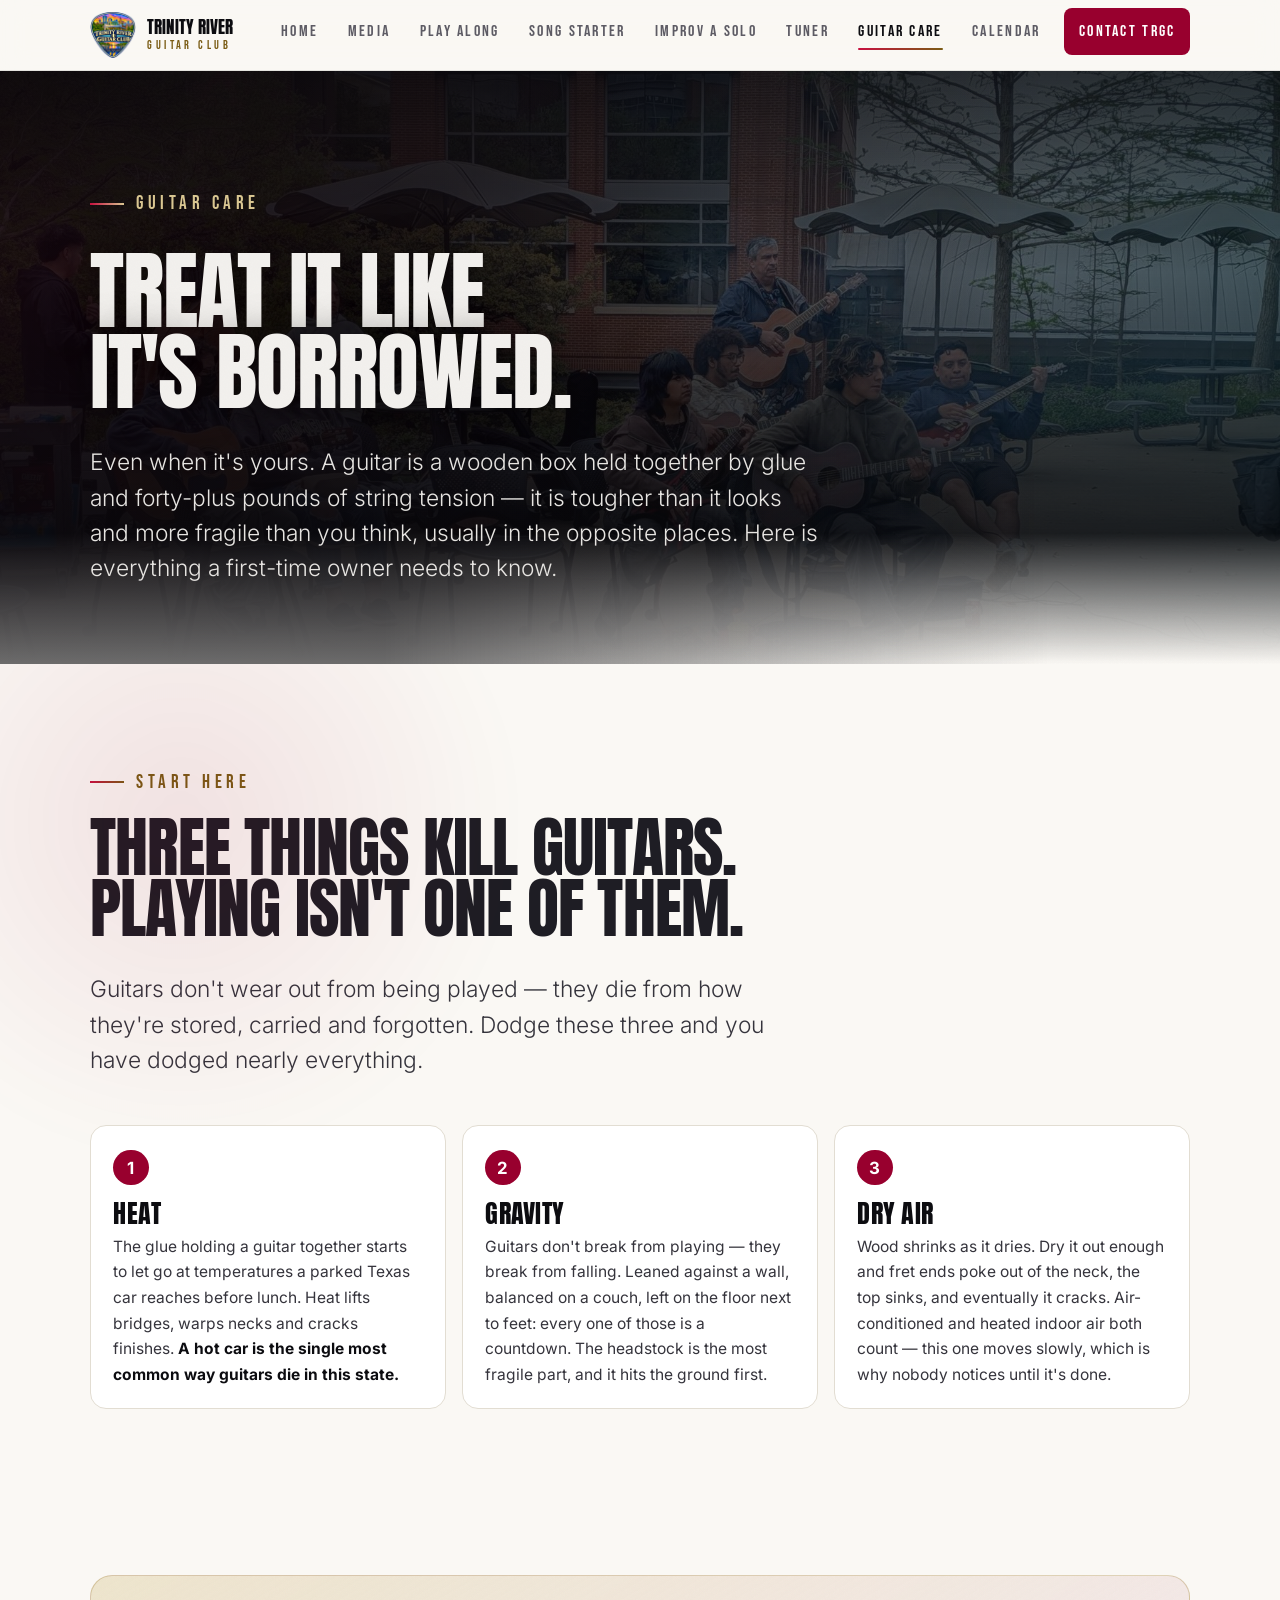
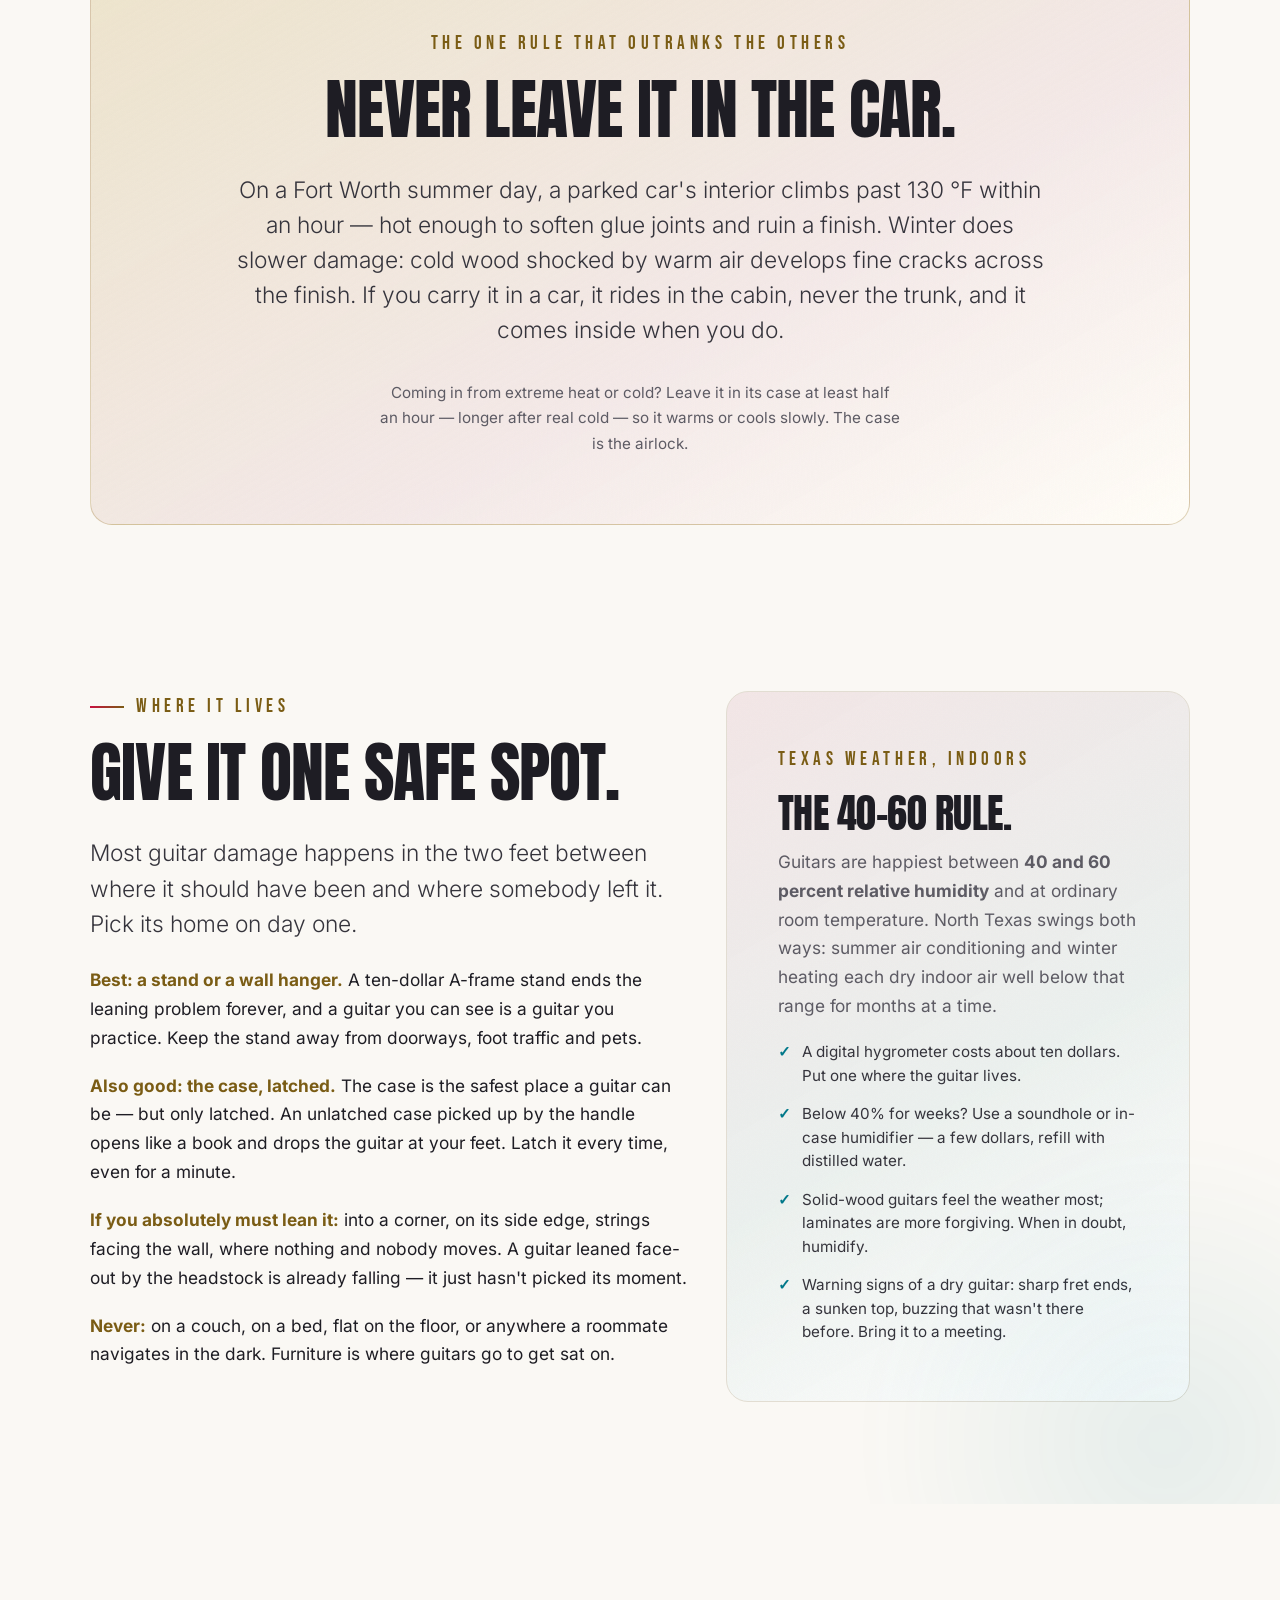
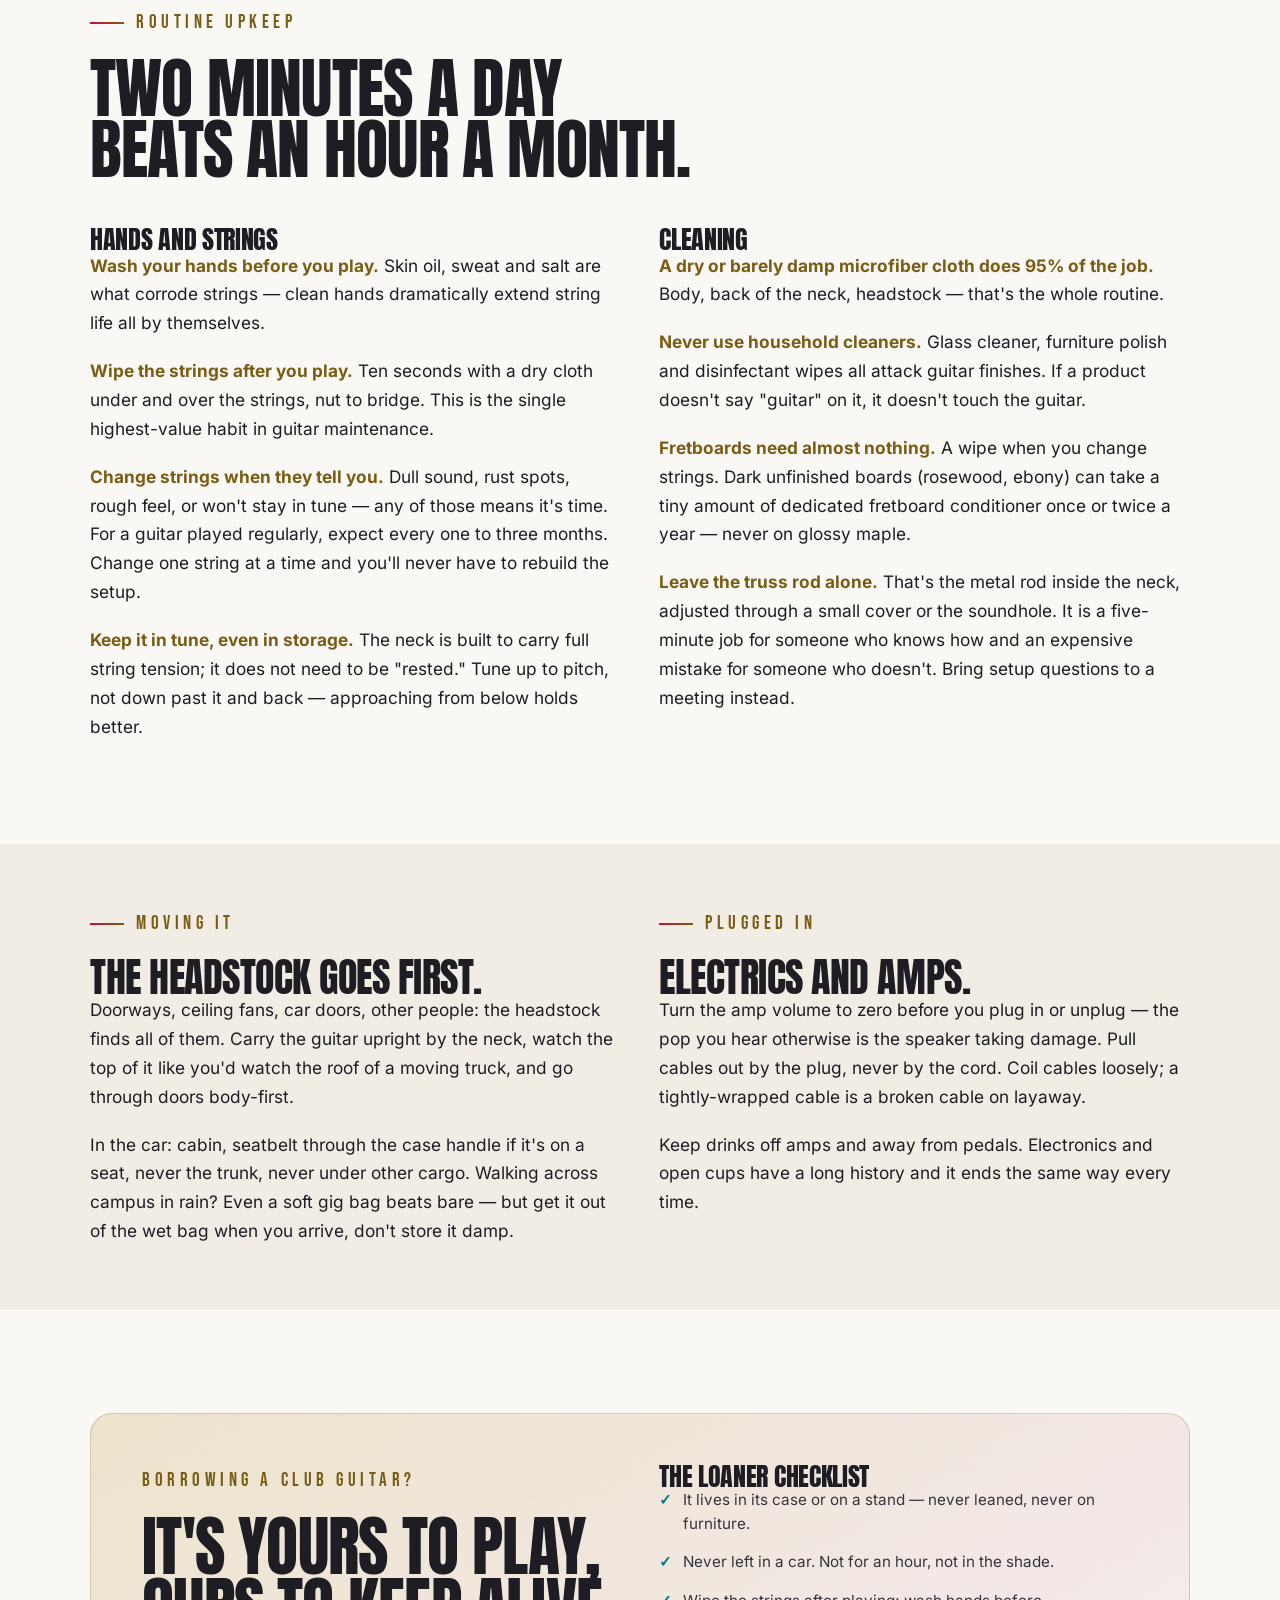
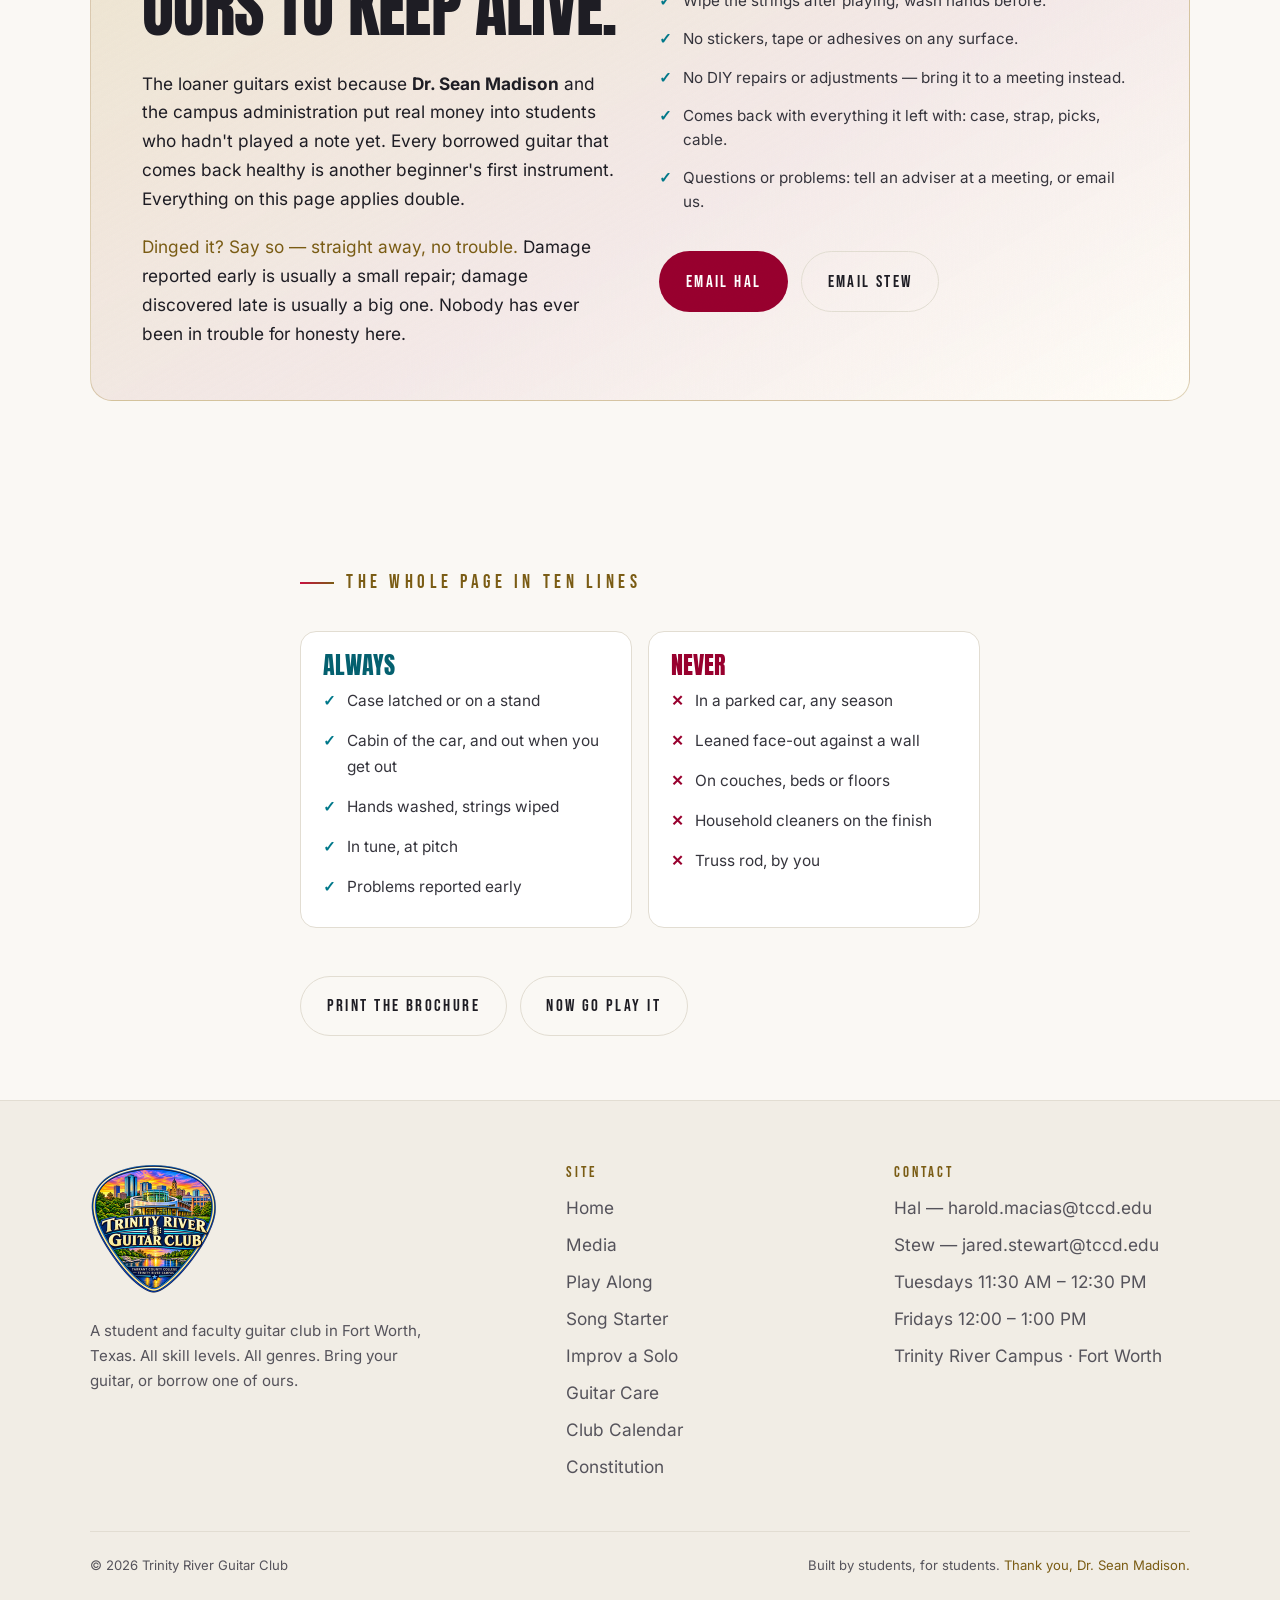
<file: guitar-care.html>
<!DOCTYPE html>
<html lang="en" data-theme="daylight">
<head>
<meta charset="utf-8">
<meta name="viewport" content="width=device-width, initial-scale=1">
<title>Guitar Care — Trinity River Guitar Club</title>
<meta name="description" content="Everything a first-time guitar owner needs to know about care and maintenance: temperature, humidity, storage, strings, cleaning, and the mistakes that break guitars. Written for Texas weather.">
<meta name="theme-color" content="#0a0a0c">
<link rel="canonical" href="https://trinityriverguitarclub.com/guitar-care.html">
<meta property="og:type" content="website">
<meta property="og:title" content="Guitar Care — Trinity River Guitar Club">
<meta property="og:description" content="Heat, drops and dry air kill more guitars than playing ever will. Here is how to keep one alive — especially in Texas.">
<link rel="icon" type="image/png" sizes="32x32" href="favicon-32.png">
<link rel="icon" type="image/png" sizes="192x192" href="trgc-logo-192.png">
<link rel="apple-touch-icon" href="apple-touch-icon.png">
<link rel="preload" href="anton-latin-400-normal.woff2" as="font" type="font/woff2" crossorigin>
<link rel="preload" href="inter-latin-400-normal.woff2" as="font" type="font/woff2" crossorigin>
<link rel="stylesheet" href="site.css">
</head>
<body>
<a class="skip" href="#main">Skip to content</a>

<header class="site-head">
  <div class="wrap nav">
    <a class="brand" href="index.html" aria-label="Trinity River Guitar Club home">
      <img class="brand__mark brand__logo" src="trgc-logo-96.png" srcset="trgc-logo-96.png 1x, trgc-logo-192.png 2x" width="46" height="46" alt="">
      <span class="brand__txt"><span class="brand__name">Trinity River</span><span class="brand__sub">Guitar Club</span></span>
    </a>
    <button class="nav__toggle" aria-expanded="false" aria-controls="primary-nav" aria-label="Menu"><span></span><span></span><span></span></button>
    <ul class="nav__links" id="primary-nav">
      <li><a href="index.html">Home</a></li>
      <li><a href="media.html">Media</a></li>
      <li><a href="play-along.html">Play Along</a></li>
      <li><a href="progressions.html">Song Starter</a></li>
      <li><a href="improv.html">Improv a Solo</a></li>
      <li><a href="tuner.html">Tuner</a></li>
      <li><a href="guitar-care.html" aria-current="page">Guitar Care</a></li>
      <li><a href="calendar.html">Calendar</a></li>

      <li class="nav__cta"><a class="btn btn--sm" href="mailto:harold.macias@tccd.edu?cc=jared.stewart@tccd.edu&amp;subject=Trinity%20River%20Guitar%20Club">Contact TRGC</a></li>
    </ul>
  </div>
</header>

<main id="main">

<!-- ===================== HERO ===================== -->
<section class="hero hero--page grain">
  <div class="hero__media">
    <img src="hero.jpg" alt="Students in a circle of chairs with guitars around a lit fire pit" fetchpriority="high" width="2200" height="1650">
  </div>
  <div class="hero__scrim"></div>
  <div class="wrap hero__inner">
    <p class="eyebrow">Guitar Care</p>
    <h1 class="display d1" style="font-size:clamp(2.6rem,8vw,5.4rem)">Treat it like<br>it's borrowed.</h1>
    <p class="lede hero__sub">
      Even when it's yours. A guitar is a wooden box held together by glue and forty-plus pounds of
      string tension — it is tougher than it looks and more fragile than you think, usually in the
      opposite places. Here is everything a first-time owner needs to know.
    </p>
  </div>
</section>

<!-- ===================== THE THREE KILLERS ===================== -->
<section class="pad glow-crimson" id="killers">
  <div class="wrap">
    <div class="reveal" style="max-width:62ch">
      <p class="eyebrow">Start here</p>
      <h2 class="display d2">Three things kill guitars.<br>Playing isn't one of them.</h2>
      <p class="lede mt2">
        Guitars don't wear out from being played — they die from how they're stored, carried and
        forgotten. Dodge these three and you have dodged nearly everything.
      </p>
    </div>

    <div class="killers reveal mt3">
      <div class="kill">
        <div class="kill__n">1</div>
        <h3>Heat</h3>
        <p>
          The glue holding a guitar together starts to let go at temperatures a parked Texas car
          reaches before lunch. Heat lifts bridges, warps necks and cracks finishes.
          <strong>A hot car is the single most common way guitars die in this state.</strong>
        </p>
      </div>
      <div class="kill">
        <div class="kill__n">2</div>
        <h3>Gravity</h3>
        <p>
          Guitars don't break from playing — they break from falling. Leaned against a wall, balanced
          on a couch, left on the floor next to feet: every one of those is a countdown. The headstock
          is the most fragile part, and it hits the ground first.
        </p>
      </div>
      <div class="kill">
        <div class="kill__n">3</div>
        <h3>Dry air</h3>
        <p>
          Wood shrinks as it dries. Dry it out enough and fret ends poke out of the neck, the top
          sinks, and eventually it cracks. Air-conditioned and heated indoor air both count —
          this one moves slowly, which is why nobody notices until it's done.
        </p>
      </div>
    </div>
  </div>
</section>

<!-- ===================== THE CAR RULE ===================== -->
<section class="pad-sm">
  <div class="wrap">
    <div class="panel panel--sand grain center reveal">
      <p class="eyebrow eyebrow--center eyebrow--plain">The one rule that outranks the others</p>
      <h2 class="display d2">Never leave it in the car.</h2>
      <p class="lede mt2" style="max-width:58ch;margin-inline:auto">
        On a Fort Worth summer day, a parked car's interior climbs past 130&nbsp;°F within an hour —
        hot enough to soften glue joints and ruin a finish. Winter does slower damage: cold wood
        shocked by warm air develops fine cracks across the finish. If you carry it in a car, it rides
        in the cabin, never the trunk, and it comes inside when you do.
      </p>
      <p class="dim mt2" style="max-width:52ch;margin-inline:auto;font-size:.95rem">
        Coming in from extreme heat or cold? Leave it in its case at least half an hour — longer after
        real cold — so it warms or cools slowly. The case is the airlock.
      </p>
    </div>
  </div>
</section>

<!-- ===================== WHERE IT LIVES ===================== -->
<section class="pad glow-teal" id="home">
  <div class="wrap">
    <div class="grid grid-3-2" style="align-items:start">
      <div class="reveal prose">
        <p class="eyebrow">Where it lives</p>
        <h2 class="display d2">Give it one safe spot.</h2>
        <p class="lede mt2">
          Most guitar damage happens in the two feet between where it should have been and where
          somebody left it. Pick its home on day one.
        </p>
        <p>
          <strong class="sand">Best: a stand or a wall hanger.</strong> A ten-dollar A-frame stand
          ends the leaning problem forever, and a guitar you can see is a guitar you practice.
          Keep the stand away from doorways, foot traffic and pets.
        </p>
        <p>
          <strong class="sand">Also good: the case, latched.</strong> The case is the safest place a
          guitar can be — but only latched. An unlatched case picked up by the handle opens like a
          book and drops the guitar at your feet. Latch it every time, even for a minute.
        </p>
        <p>
          <strong class="sand">If you absolutely must lean it:</strong> into a corner, on its side
          edge, strings facing the wall, where nothing and nobody moves. A guitar leaned face-out
          by the headstock is already falling — it just hasn't picked its moment.
        </p>
        <p class="mb0">
          <strong class="sand">Never:</strong> on a couch, on a bed, flat on the floor, or anywhere a
          roommate navigates in the dark. Furniture is where guitars go to get sat on.
        </p>
      </div>

      <div class="reveal dly1">
        <div class="panel grain">
          <p class="eyebrow eyebrow--plain">Texas weather, indoors</p>
          <h3 class="display d3">The 40–60 rule.</h3>
          <p class="dim mt1">
            Guitars are happiest between <strong>40 and 60 percent relative humidity</strong> and at
            ordinary room temperature. North Texas swings both ways: summer air conditioning and
            winter heating each dry indoor air well below that range for months at a time.
          </p>
          <ul class="ticks mt2">
            <li>A digital hygrometer costs about ten dollars. Put one where the guitar lives.</li>
            <li>Below 40% for weeks? Use a soundhole or in-case humidifier — a few dollars, refill with distilled water.</li>
            <li>Solid-wood guitars feel the weather most; laminates are more forgiving. When in doubt, humidify.</li>
            <li>Warning signs of a dry guitar: sharp fret ends, a sunken top, buzzing that wasn't there before. Bring it to a meeting.</li>
          </ul>
        </div>
      </div>
    </div>
  </div>
</section>

<!-- ===================== HANDS, STRINGS, CLEANING ===================== -->
<section class="pad" id="upkeep">
  <div class="wrap">
    <div class="reveal" style="max-width:62ch">
      <p class="eyebrow">Routine upkeep</p>
      <h2 class="display d2">Two minutes a day<br>beats an hour a month.</h2>
    </div>

    <div class="grid grid-2 mt3">
      <div class="reveal prose">
        <h3 class="display d4">Hands and strings</h3>
        <p>
          <strong class="sand">Wash your hands before you play.</strong> Skin oil, sweat and salt are
          what corrode strings — clean hands dramatically extend string life all by themselves.
        </p>
        <p>
          <strong class="sand">Wipe the strings after you play.</strong> Ten seconds with a dry cloth
          under and over the strings, nut to bridge. This is the single highest-value habit in
          guitar maintenance.
        </p>
        <p>
          <strong class="sand">Change strings when they tell you.</strong> Dull sound, rust spots,
          rough feel, or won't stay in tune — any of those means it's time. For a guitar played
          regularly, expect every one to three months. Change one string at a time and you'll never
          have to rebuild the setup.
        </p>
        <p class="mb0">
          <strong class="sand">Keep it in tune, even in storage.</strong> The neck is built to carry
          full string tension; it does not need to be "rested." Tune up to pitch, not down past it and
          back — approaching from below holds better.
        </p>
      </div>

      <div class="reveal prose dly1">
        <h3 class="display d4">Cleaning</h3>
        <p>
          <strong class="sand">A dry or barely damp microfiber cloth does 95% of the job.</strong>
          Body, back of the neck, headstock — that's the whole routine.
        </p>
        <p>
          <strong class="sand">Never use household cleaners.</strong> Glass cleaner, furniture polish
          and disinfectant wipes all attack guitar finishes. If a product doesn't say "guitar" on it,
          it doesn't touch the guitar.
        </p>
        <p>
          <strong class="sand">Fretboards need almost nothing.</strong> A wipe when you change
          strings. Dark unfinished boards (rosewood, ebony) can take a tiny amount of dedicated
          fretboard conditioner once or twice a year — never on glossy maple.
        </p>
        <p class="mb0">
          <strong class="sand">Leave the truss rod alone.</strong> That's the metal rod inside the
          neck, adjusted through a small cover or the soundhole. It is a five-minute job for someone
          who knows how and an expensive mistake for someone who doesn't. Bring setup questions to a
          meeting instead.
        </p>
      </div>
    </div>
  </div>
</section>

<!-- ===================== MOVING IT / PLUGGED IN ===================== -->
<section class="pad-sm alt" id="moving">
  <div class="wrap">
    <div class="grid grid-2" style="align-items:start">
      <div class="reveal prose">
        <p class="eyebrow">Moving it</p>
        <h3 class="display d3">The headstock goes first.</h3>
        <p>
          Doorways, ceiling fans, car doors, other people: the headstock finds all of them. Carry the
          guitar upright by the neck, watch the top of it like you'd watch the roof of a moving truck,
          and go through doors body-first.
        </p>
        <p class="mb0">
          In the car: cabin, seatbelt through the case handle if it's on a seat, never the trunk, never
          under other cargo. Walking across campus in rain? Even a soft gig bag beats bare — but get
          it out of the wet bag when you arrive, don't store it damp.
        </p>
      </div>
      <div class="reveal prose dly1">
        <p class="eyebrow">Plugged in</p>
        <h3 class="display d3">Electrics and amps.</h3>
        <p>
          Turn the amp volume to zero before you plug in or unplug — the pop you hear otherwise is the
          speaker taking damage. Pull cables out by the plug, never by the cord. Coil cables loosely;
          a tightly-wrapped cable is a broken cable on layaway.
        </p>
        <p class="mb0">
          Keep drinks off amps and away from pedals. Electronics and open cups have a long history
          and it ends the same way every time.
        </p>
      </div>
    </div>
  </div>
</section>

<!-- ===================== LOANER PANEL ===================== -->
<section class="pad" id="loaners">
  <div class="wrap">
    <div class="panel panel--sand grain reveal">
      <div class="grid grid-2" style="align-items:start">
        <div class="prose">
          <p class="eyebrow eyebrow--plain">Borrowing a club guitar?</p>
          <h2 class="display d2">It's yours to play,<br>ours to keep alive.</h2>
          <p class="mt2">
            The loaner guitars exist because <strong>Dr. Sean Madison</strong> and the campus
            administration put real money into students who hadn't played a note yet. Every borrowed
            guitar that comes back healthy is another beginner's first instrument. Everything on this
            page applies double.
          </p>
          <p class="mb0">
            <span class="sand">Dinged it? Say so — straight away, no trouble.</span> Damage reported
            early is usually a small repair; damage discovered late is usually a big one. Nobody has
            ever been in trouble for honesty here.
          </p>
        </div>
        <div>
          <h3 class="display d4">The loaner checklist</h3>
          <ul class="ticks mt2">
            <li>It lives in its case or on a stand — never leaned, never on furniture.</li>
            <li>Never left in a car. Not for an hour, not in the shade.</li>
            <li>Wipe the strings after playing; wash hands before.</li>
            <li>No stickers, tape or adhesives on any surface.</li>
            <li>No DIY repairs or adjustments — bring it to a meeting instead.</li>
            <li>Comes back with everything it left with: case, strap, picks, cable.</li>
            <li>Questions or problems: tell an adviser at a meeting, or email us.</li>
          </ul>
          <div class="btn-row mt2">
            <a class="btn" href="mailto:harold.macias@tccd.edu?subject=Loaner%20guitar%20question">Email Hal</a>
            <a class="btn btn--ghost" href="mailto:jared.stewart@tccd.edu?subject=Loaner%20guitar%20question">Email Stew</a>
          </div>
        </div>
      </div>
    </div>
  </div>
</section>

<!-- ===================== ALWAYS / NEVER ===================== -->
<section class="pad-sm" id="cheat">
  <div class="wrap wrap--narrow">
    <p class="eyebrow reveal">The whole page in ten lines</p>
    <div class="anlist reveal mt2">
      <div class="an an--yes">
        <h3>Always</h3>
        <ul>
          <li>Case latched or on a stand</li>
          <li>Cabin of the car, and out when you get out</li>
          <li>Hands washed, strings wiped</li>
          <li>In tune, at pitch</li>
          <li>Problems reported early</li>
        </ul>
      </div>
      <div class="an an--no">
        <h3>Never</h3>
        <ul>
          <li>In a parked car, any season</li>
          <li>Leaned face-out against a wall</li>
          <li>On couches, beds or floors</li>
          <li>Household cleaners on the finish</li>
          <li>Truss rod, by you</li>
        </ul>
      </div>
    </div>
    <div class="btn-row mt3 reveal">
      <a class="btn btn--ghost" href="trgc-guitar-care.pdf" target="_blank" rel="noopener">Print the brochure</a>
      <a class="btn btn--ghost" href="play-along.html">Now go play it</a>
    </div>
  </div>
</section>

</main>

<footer class="site-foot">
  <div class="wrap">
    <div class="foot__grid foot">
      <div>
        <a class="foot__logo-link" href="trgc-logo.webp" data-logo-zoom aria-label="View the club logo full size"><img class="foot__logo" src="trgc-logo-256.png" width="128" height="128" alt="" loading="lazy" decoding="async"></a>
        <p class="dim" style="max-width:38ch;font-size:.94rem">A student and faculty guitar club in Fort Worth, Texas. All skill levels. All genres. Bring your guitar, or borrow one of ours.</p>
      </div>
      <div>
        <h4>Site</h4>
        <ul>
          <li><a href="index.html">Home</a></li>
          <li><a href="media.html">Media</a></li>
          <li><a href="play-along.html">Play Along</a></li>
          <li><a href="progressions.html">Song Starter</a></li>
          <li><a href="improv.html">Improv a Solo</a></li>
          <li><a href="guitar-care.html">Guitar Care</a></li>
          <li><a href="calendar.html">Club Calendar</a></li>
          <li><a href="trgc-constitution.pdf">Constitution</a></li>
        </ul>
      </div>
      <div>
        <h4>Contact</h4>
        <ul>
          <li>Hal &mdash; <a href="mailto:harold.macias@tccd.edu">harold.macias@tccd.edu</a></li>
          <li>Stew &mdash; <a href="mailto:jared.stewart@tccd.edu">jared.stewart@tccd.edu</a></li>
          <li><span class="dim">Tuesdays 11:30 AM – 12:30 PM</span></li>
          <li><span class="dim">Fridays 12:00 – 1:00 PM</span></li>
          <li><span class="dim">Trinity River Campus · Fort Worth</span></li>
        </ul>
      </div>
    </div>
    <div class="foot__bottom">
      <span>© <span data-year>2026</span> Trinity River Guitar Club</span>
      <span>Built by students, for students. <span class="sand">Thank you, Dr. Sean Madison.</span></span>
    </div>
  </div>
</footer>

<script src="site.js" defer></script>
</body>
</html>
</file>
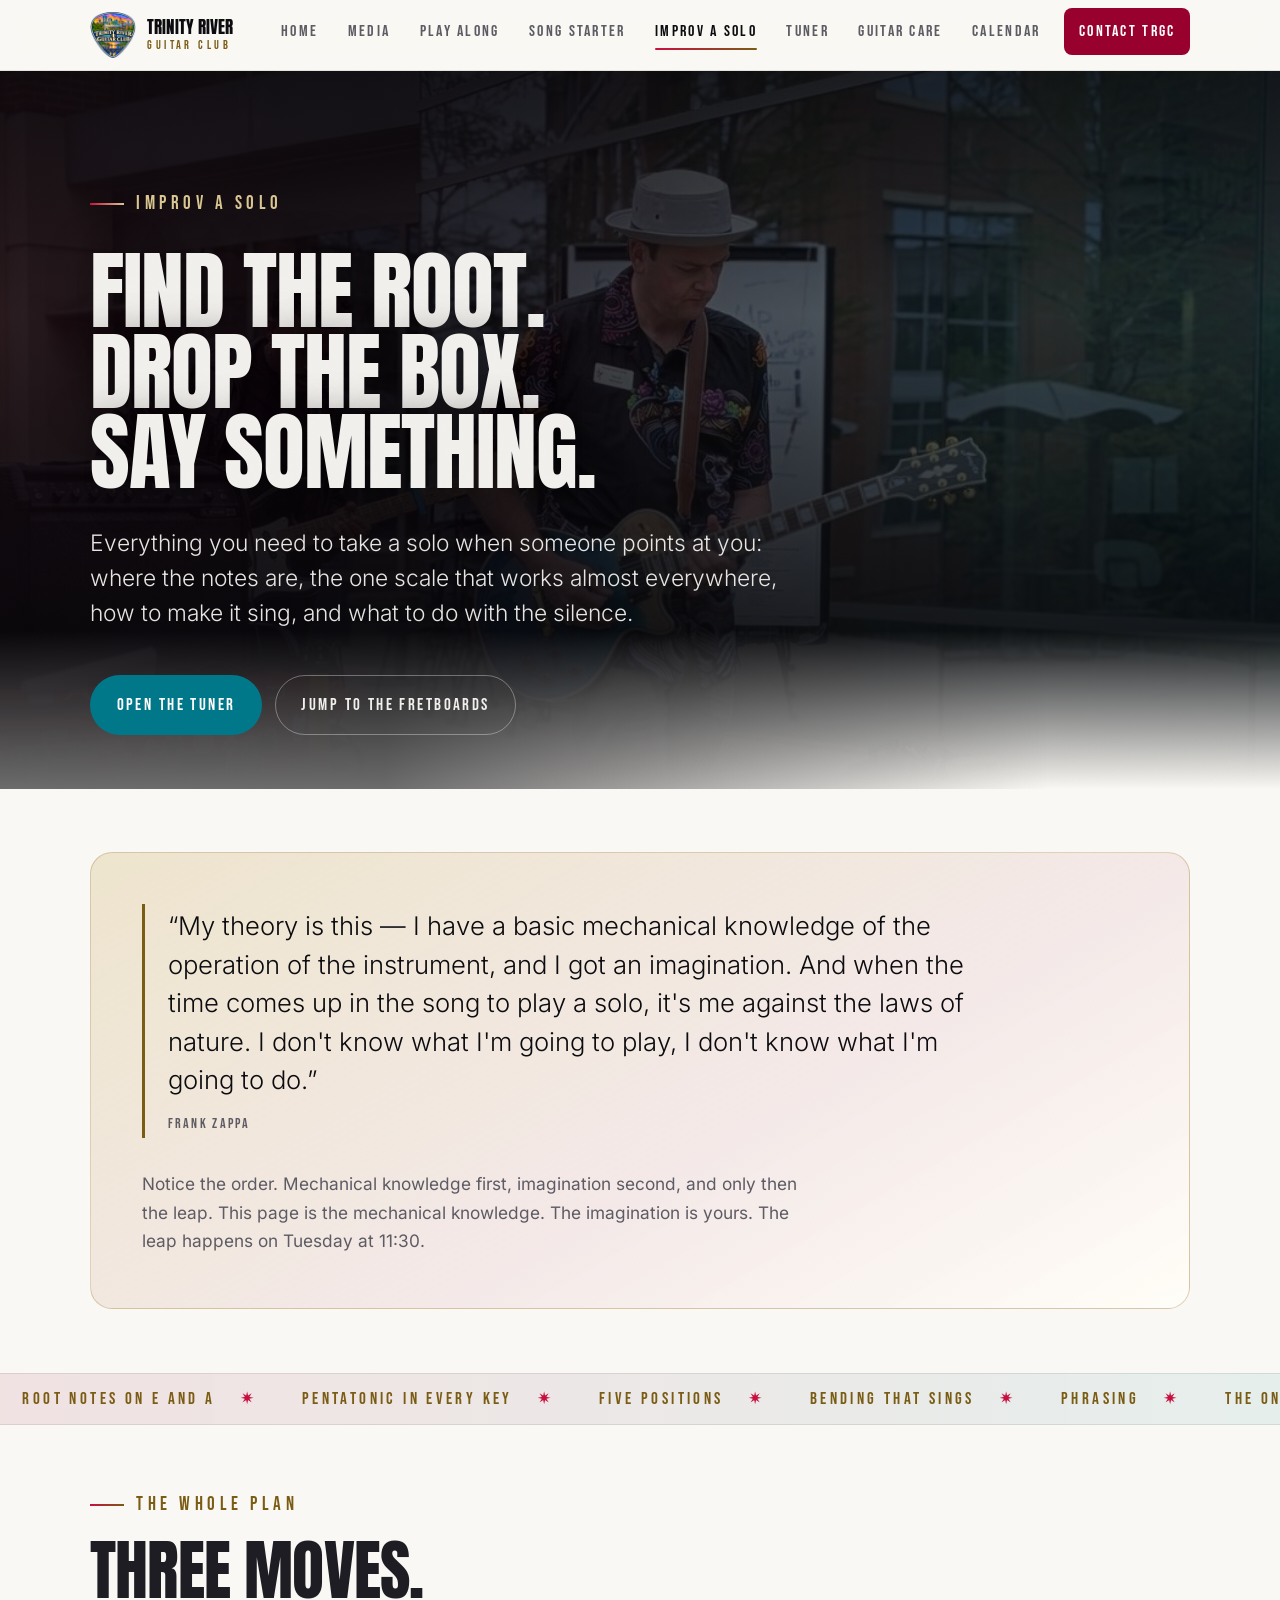
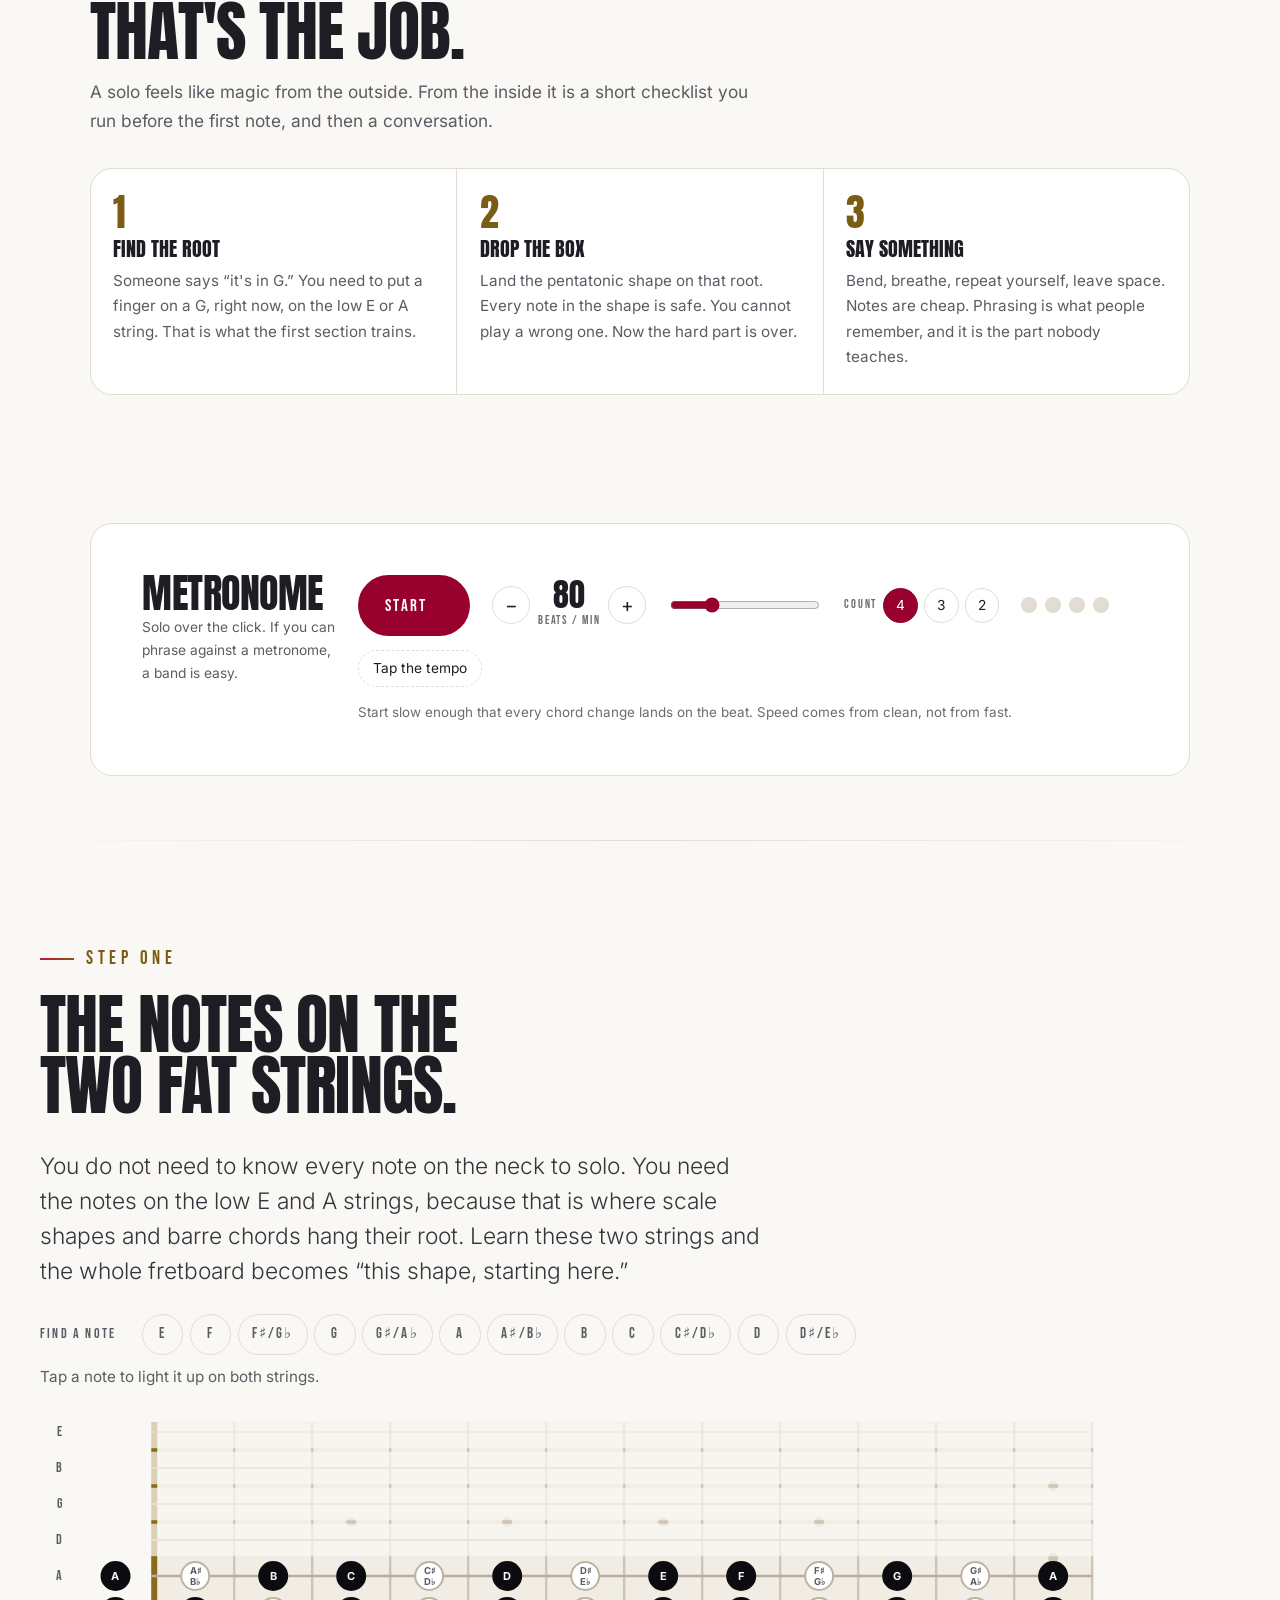
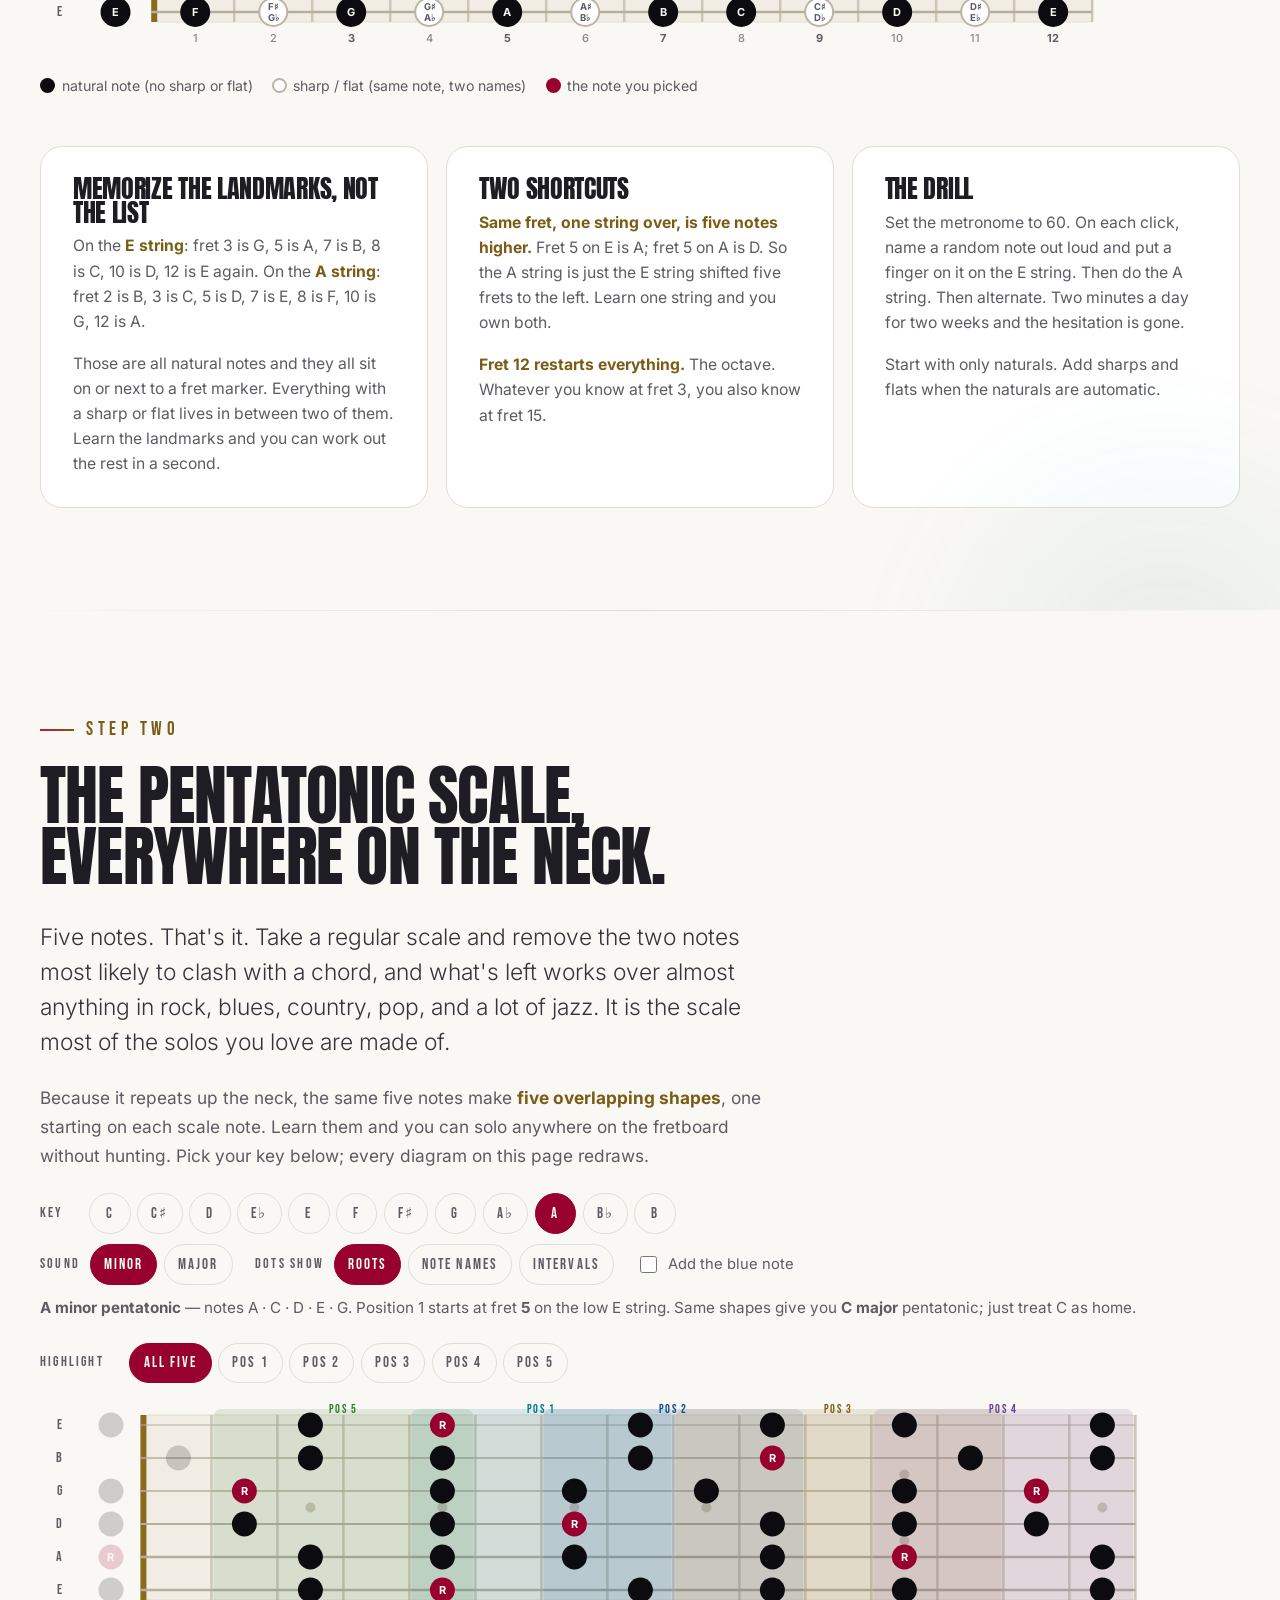
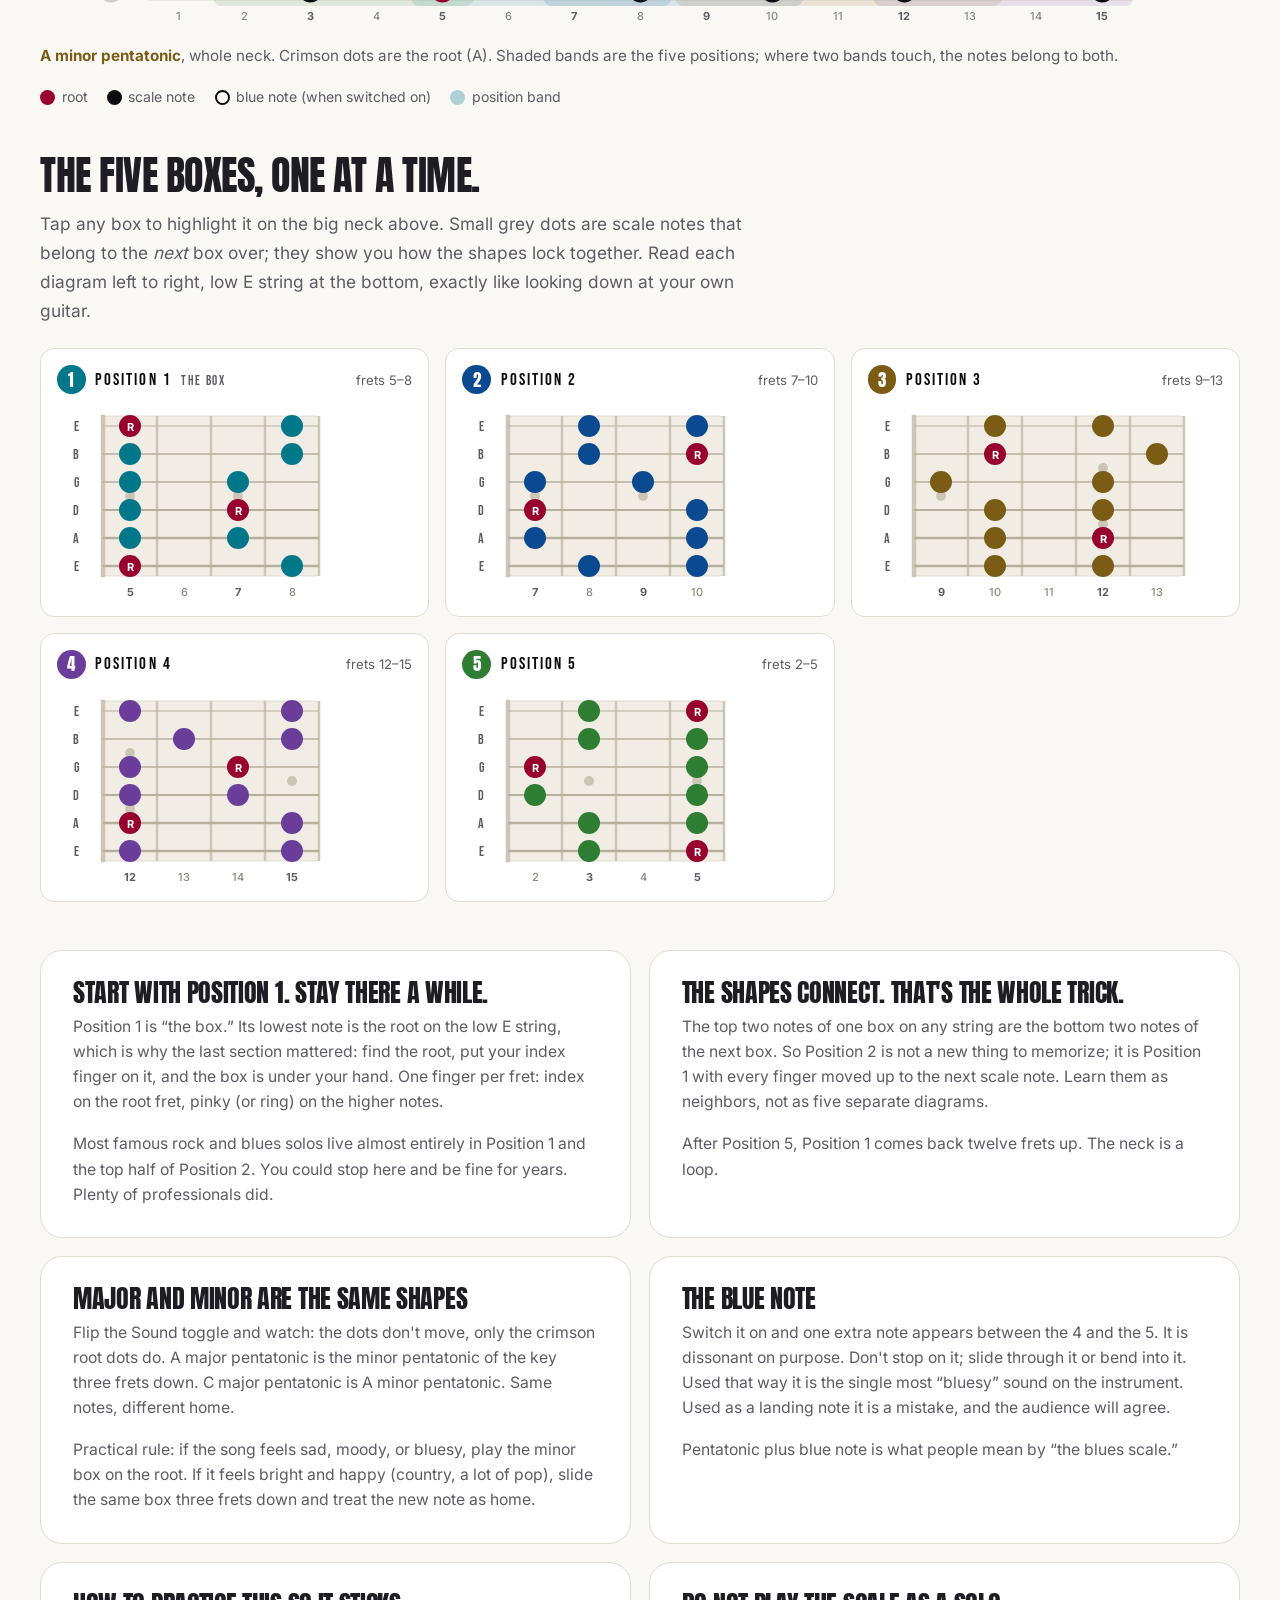
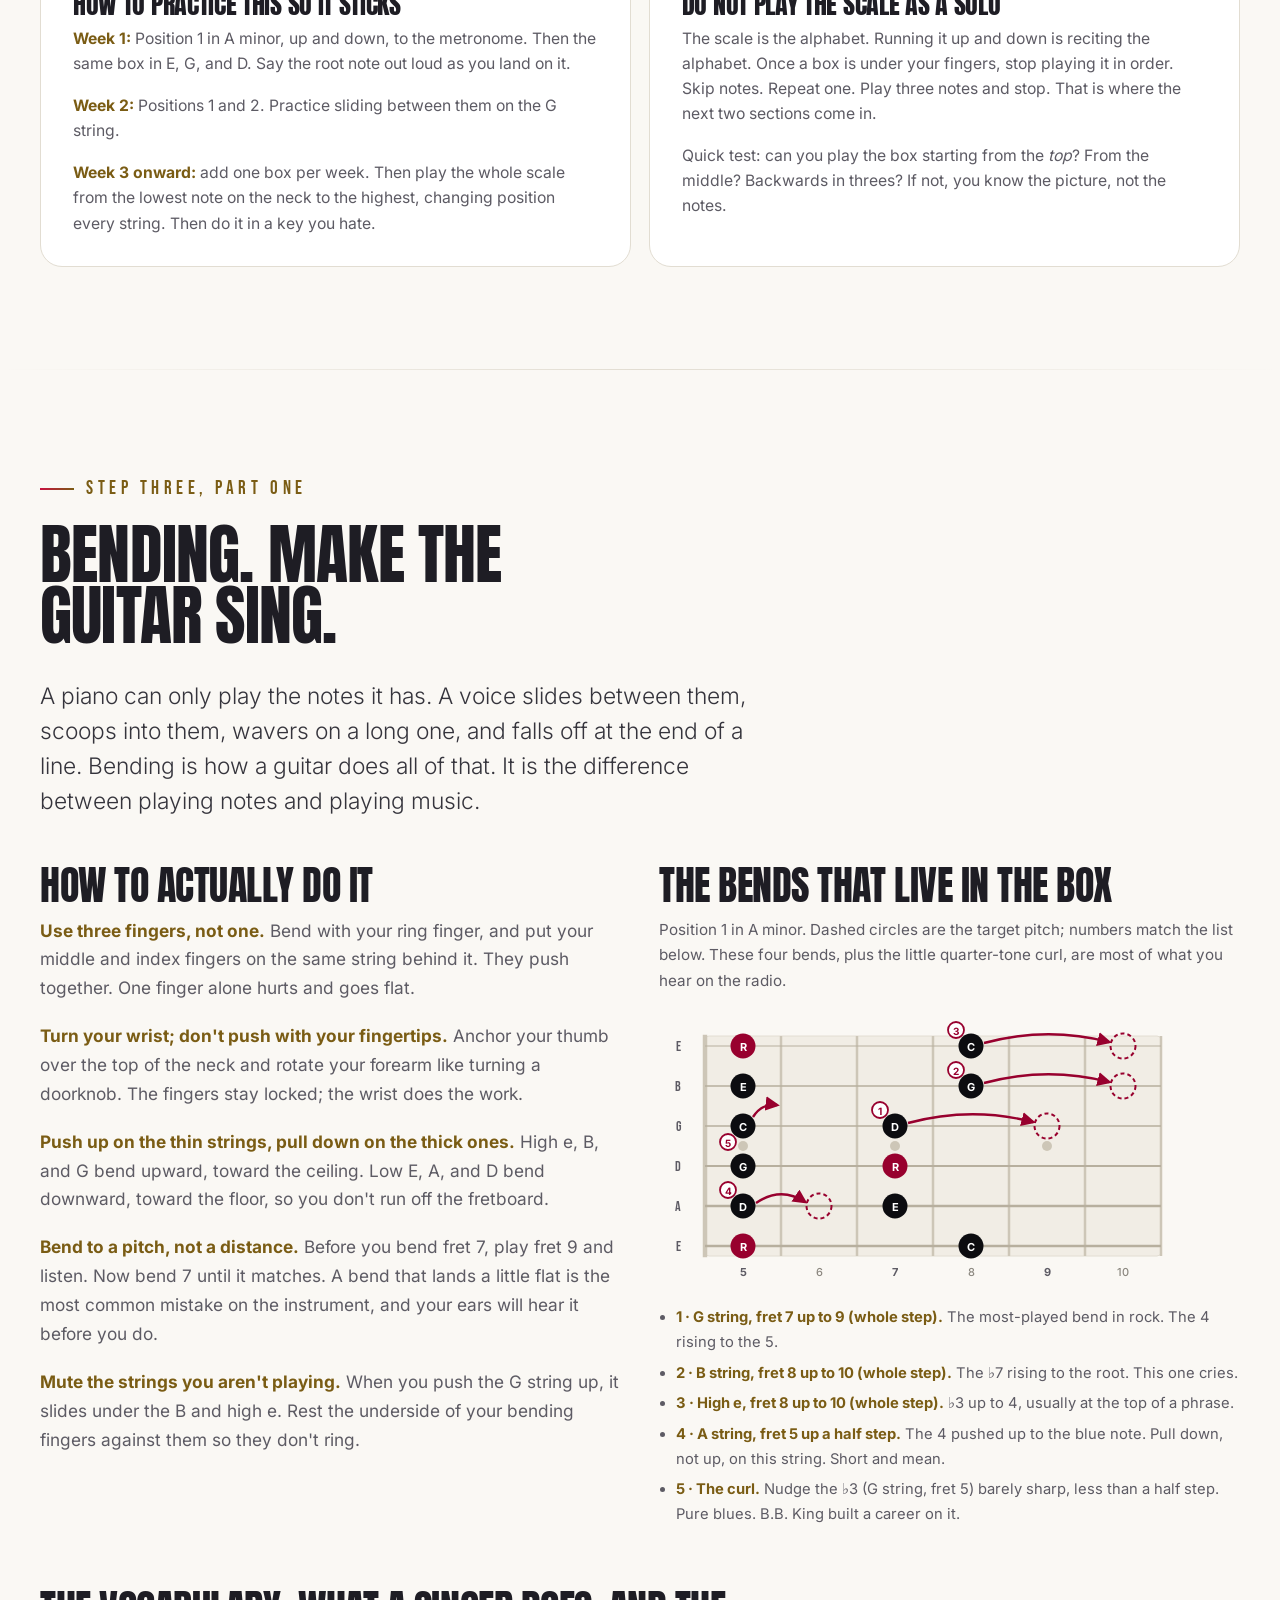
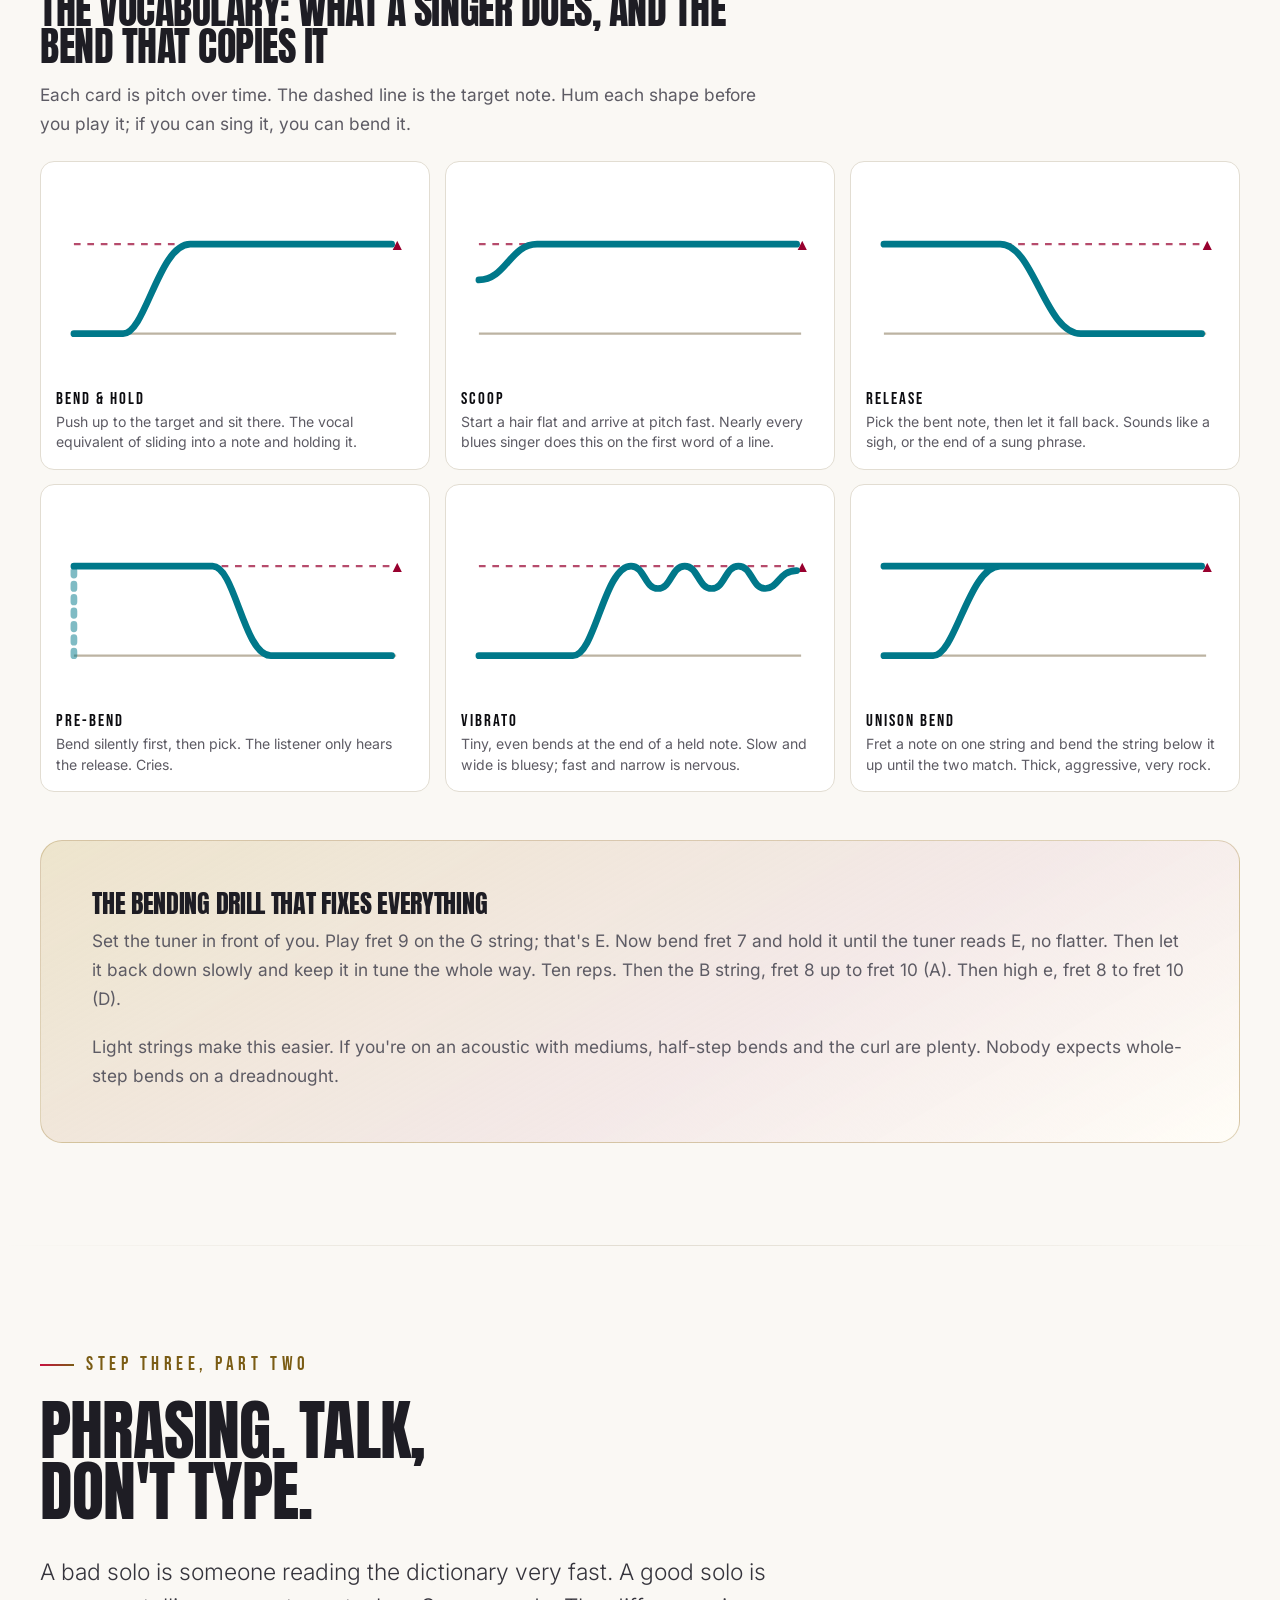
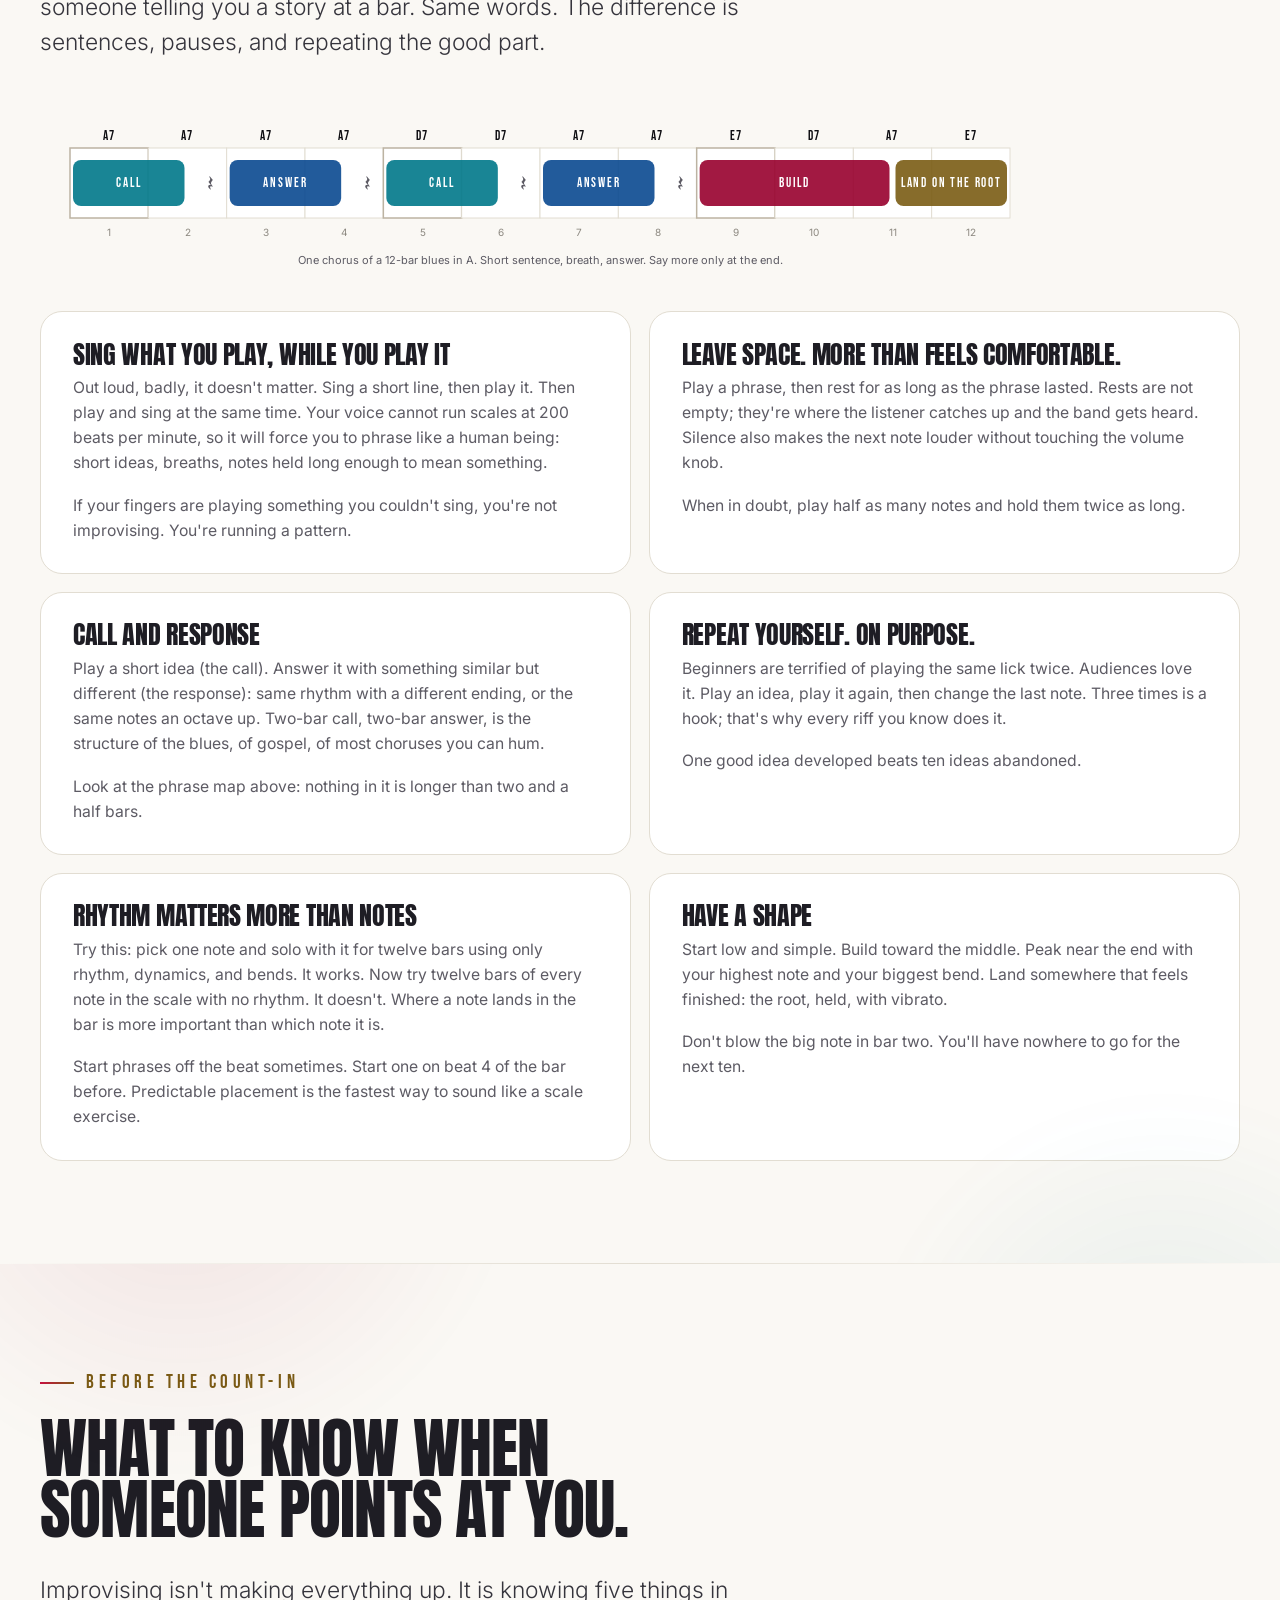
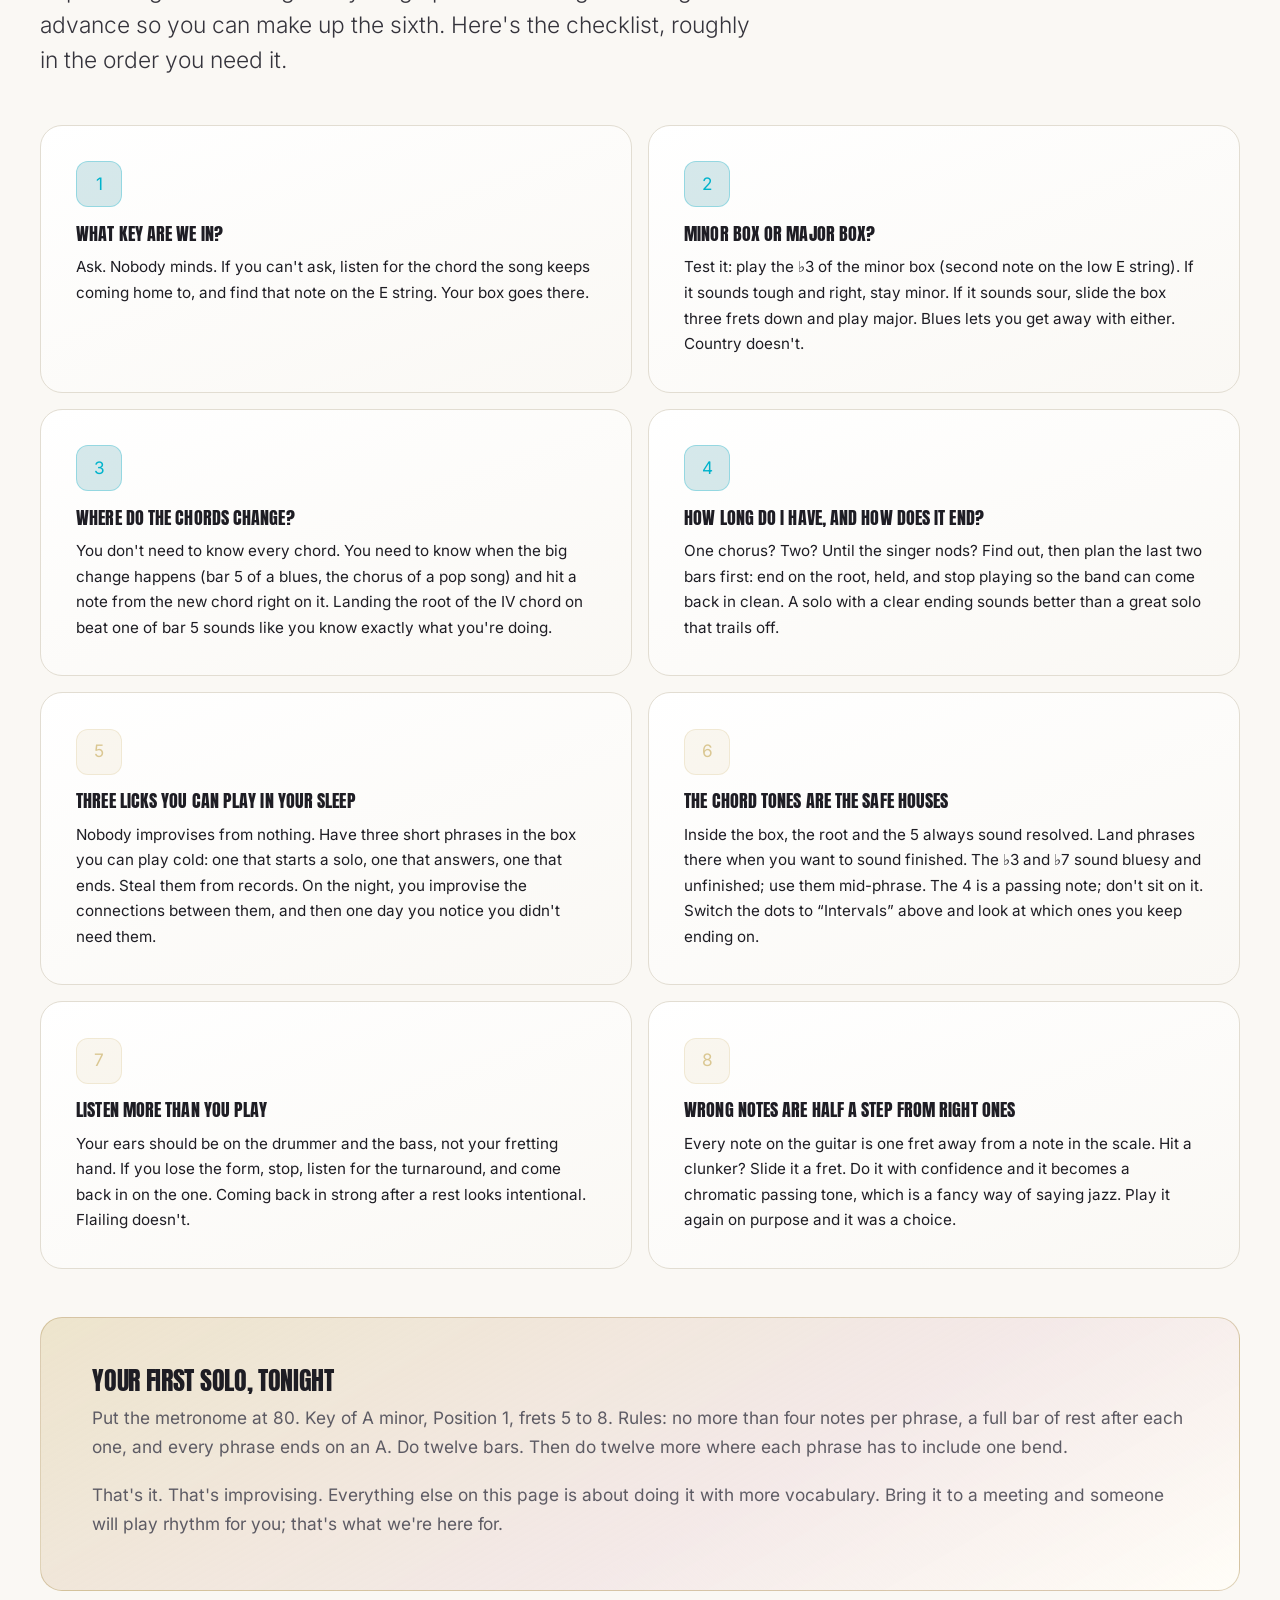
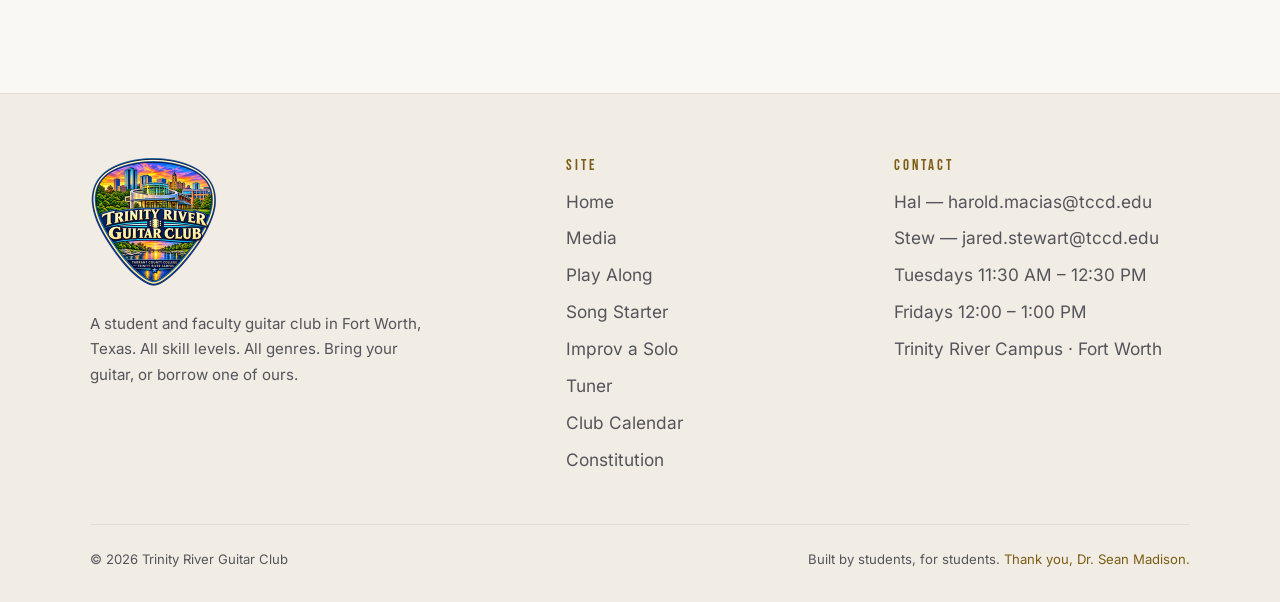
<file: improv.html>
<!DOCTYPE html>
<html lang="en" data-theme="daylight">
<head>
<meta charset="utf-8">
<meta name="viewport" content="width=device-width, initial-scale=1">
<title>Improv a Solo — Trinity River Guitar Club</title>
<meta name="description" content="How to improvise a guitar solo: root notes on the E and A strings, the pentatonic scale in all five positions in every key, string bending that sounds like singing, and phrasing advice from the Trinity River Guitar Club.">
<meta name="theme-color" content="#0a0a0c">
<link rel="canonical" href="https://trinityriverguitarclub.com/improv.html">
<meta property="og:type" content="website">
<meta property="og:title" content="Improv a Solo — Trinity River Guitar Club">
<meta property="og:description" content="Find the root, drop the box, say something. Interactive pentatonic fretboards in every key, bending, and phrasing.">
<link rel="icon" type="image/png" sizes="32x32" href="favicon-32.png">
<link rel="icon" type="image/png" sizes="192x192" href="trgc-logo-192.png">
<link rel="apple-touch-icon" href="apple-touch-icon.png">
<link rel="preload" href="anton-latin-400-normal.woff2" as="font" type="font/woff2" crossorigin>
<link rel="preload" href="inter-latin-400-normal.woff2" as="font" type="font/woff2" crossorigin>
<link rel="stylesheet" href="site.css">
<style>
/* ---- page-only styles: fretboards, position cards, bend curves, phrase map ---- */
.fb{ display:block; height:auto; overflow:visible; font-family:var(--font-body); }
.fb__wood{ fill:var(--surface-2); stroke:var(--line); stroke-width:1; }
.fb__inlay{ fill:var(--dg-fret); }
.fb__fret{ stroke:var(--dg-fret); stroke-width:2.5; }
.fb__nut{ fill:var(--dg-nut); }
.fb__string{ stroke:var(--dg-string); }
.fb__slabel{ font-family:var(--font-label); font-size:14px; letter-spacing:.08em; fill:var(--text-dim); }
.fb__fnum{ font-size:11px; fill:var(--text-faint); font-weight:500; }
.fb__fnum.is-dot{ fill:var(--text-dim); font-weight:700; }
.fb__fnum.is-sel{ fill:var(--crimson); font-weight:800; font-size:12.5px; }
.fb__dot circle{ transition:opacity .25s var(--ease), fill .25s var(--ease); }
.fb__dot.is-faint{ opacity:.18; }
.fb__dot.is-ghost{ opacity:.55; }
.fb__dlabel{ font-weight:700; font-family:var(--font-body); pointer-events:none; }
.fb__fade{ fill:var(--page-solid); opacity:.72; }
.fb__callout{ font-family:var(--font-label); font-size:12px; letter-spacing:.12em; text-transform:uppercase; fill:var(--crimson); }
.fb__band{ opacity:.13; transition:opacity .3s var(--ease); }
.fb__band.is-off{ opacity:.03; }
.fb__bandlbl{ font-family:var(--font-label); font-size:12px; letter-spacing:.14em; }
.fb__bandlbl.is-off{ opacity:.35; }
.fb__dot:hover circle{ filter:brightness(1.12); }

.fbwrap{ overflow-x:auto; -webkit-overflow-scrolling:touch; padding:.4rem 0 .6rem; }
.fbwrap > svg{ min-width:640px; }
.fbwrap--sm > svg{ min-width:0; }

.ctl{ display:flex; flex-wrap:wrap; gap:.55rem 1.4rem; align-items:center; margin:1.4rem 0 .6rem; }
.ctl__lbl{ font-family:var(--font-label); letter-spacing:.16em; text-transform:uppercase; font-size:.86rem; color:var(--text-dim); margin-right:.2rem; }
.ctl__group{ display:flex; flex-wrap:wrap; gap:.4rem; align-items:center; }
.filter--note{ padding:.42rem .82rem; font-size:.95rem; min-width:2.6rem; }
.filter--pos[aria-pressed="true"]{ background:var(--pc,var(--crimson)); border-color:var(--pc,var(--crimson)); }
.chk{ display:inline-flex; align-items:center; gap:.5rem; font-size:.92rem; color:var(--text-dim); cursor:pointer; }
.chk input{ width:1.05rem; height:1.05rem; accent-color:var(--crimson); }

.posgrid{ display:grid; gap:1rem; grid-template-columns:1fr; margin-top:1.4rem; }
@media(min-width:720px){ .posgrid{ grid-template-columns:repeat(2,1fr); } }
@media(min-width:1100px){ .posgrid{ grid-template-columns:repeat(3,1fr); } }
.posbox{ background:var(--surface); border:1px solid var(--line); border-radius:var(--radius); padding:1rem 1rem .6rem; cursor:pointer; transition:.2s var(--ease); position:relative; }
.posbox:hover{ border-color:var(--pc); transform:translateY(-2px); }
.posbox.is-sel{ border-color:var(--pc); box-shadow:0 0 0 3px color-mix(in srgb, var(--pc) 22%, transparent); }
.posbox__head{ display:flex; align-items:center; gap:.6rem; margin-bottom:.4rem; }
.posbox__num{ width:1.8rem; height:1.8rem; border-radius:50%; background:var(--pc); color:#fff; display:grid; place-items:center; font-family:var(--font-display); font-size:1.05rem; }
.posbox__title{ font-family:var(--font-label); letter-spacing:.12em; text-transform:uppercase; font-size:1.05rem; color:var(--text-strong); }
.posbox__tag{ font-size:.8rem; color:var(--text-dim); letter-spacing:.14em; margin-left:.3rem; }
.posbox__frets{ margin-left:auto; font-size:.82rem; color:var(--text-dim); }
.posbox__neck{ overflow-x:auto; }
.posbox__neck svg{ min-width:0; }

.legend{ display:flex; flex-wrap:wrap; gap:.6rem 1.2rem; font-size:.88rem; color:var(--text-dim); margin-top:.8rem; }
.legend span{ display:inline-flex; align-items:center; gap:.4rem; }
.legend i{ width:.95rem; height:.95rem; border-radius:50%; display:inline-block; }

.curves{ display:grid; gap:.9rem; grid-template-columns:repeat(2,1fr); margin-top:1.4rem; }
@media(min-width:720px){ .curves{ grid-template-columns:repeat(3,1fr); } }
.curve{ background:var(--surface); border:1px solid var(--line); border-radius:var(--radius); padding:.9rem .95rem 1rem; }
.curve__svg{ width:100%; height:auto; display:block; }
.curve__target{ stroke:var(--crimson); stroke-width:1; stroke-dasharray:3 3; opacity:.7; }
.curve__start{ stroke:var(--line-hover); stroke-width:1; }
.curve__path{ fill:none; stroke:var(--teal); stroke-width:3; stroke-linecap:round; stroke-linejoin:round; }
.curve__path.is-silent{ stroke-dasharray:2 4; opacity:.5; }
.curve__lbl{ fill:var(--crimson); }
.curve__name{ font-family:var(--font-label); letter-spacing:.12em; text-transform:uppercase; font-size:1.05rem; margin:.5rem 0 .25rem; color:var(--text-strong); }
.curve__how{ font-size:.88rem; color:var(--text-dim); margin:0; line-height:1.45; }

.pmap{ display:block; height:auto; }
.pmap__bar{ fill:var(--surface); stroke:var(--line); }
.pmap__bar.is-four{ stroke:var(--line-hover); stroke-width:1.5; }
.pmap__chord{ font-family:var(--font-label); font-size:13px; letter-spacing:.1em; fill:var(--text-strong); }
.pmap__num{ font-size:10px; fill:var(--text-faint); }
.pmap__phrase{ opacity:.9; }
.pmap__plbl{ fill:#fff; font-family:var(--font-label); font-size:13px; letter-spacing:.14em; text-transform:uppercase; }
.pmap__rest{ font-size:22px; fill:var(--text-dim); }
.pmap__cap{ font-size:11px; fill:var(--text-dim); }

.plan{ display:grid; gap:1px; background:var(--line); border:1px solid var(--line); border-radius:var(--radius-lg); overflow:hidden; }
@media(min-width:760px){ .plan{ grid-template-columns:repeat(3,1fr); } }
.plan__step{ background:var(--surface); padding:1.5rem 1.4rem; }
.plan__n{ font-family:var(--font-display); font-size:2.4rem; line-height:1; color:var(--accent-label); }
.plan__step h3{ font-family:var(--font-display); text-transform:uppercase; font-size:1.25rem; margin:.5rem 0 .5rem; }
.plan__step p{ color:var(--text-dim); font-size:.95rem; margin:0; }

.kit{ display:grid; gap:1rem; grid-template-columns:1fr; }
@media(min-width:760px){ .kit{ grid-template-columns:repeat(2,1fr); } }
.kit .card h3{ font-size:1.12rem; }
.kit .card p{ font-size:.95rem; }

.tips{ display:grid; gap:1rem; grid-template-columns:1fr; }
@media(min-width:760px){ .tips{ grid-template-columns:1fr 1fr; gap:1.1rem; } }
@media(min-width:1100px){ .tips--3{ grid-template-columns:repeat(3,1fr); } }
.tips .panel{ padding:clamp(1.3rem,2.6vw,1.9rem) clamp(1.3rem,2.6vw,2rem); }
.tips .panel h3{ margin-bottom:.55rem !important; }
.tips .panel p{ font-size:.98rem; line-height:1.6; }
.zappa{ margin-top:-1px; }
.zappa .quote{ font-size:clamp(1.15rem,1rem + .9vw,1.6rem); max-width:52ch; }
</style>
</head>
<body>
<a class="skip" href="#main">Skip to content</a>

<header class="site-head">
  <div class="wrap nav">
    <a class="brand" href="index.html" aria-label="Trinity River Guitar Club home">
      <img class="brand__mark brand__logo" src="trgc-logo-96.png" srcset="trgc-logo-96.png 1x, trgc-logo-192.png 2x" width="46" height="46" alt="">
      <span class="brand__txt"><span class="brand__name">Trinity River</span><span class="brand__sub">Guitar Club</span></span>
    </a>
    <button class="nav__toggle" aria-expanded="false" aria-controls="primary-nav" aria-label="Menu"><span></span><span></span><span></span></button>
    <ul class="nav__links" id="primary-nav">
      <li><a href="index.html">Home</a></li>
      <li><a href="media.html">Media</a></li>
      <li><a href="play-along.html">Play Along</a></li>
      <li><a href="progressions.html">Song Starter</a></li>
      <li><a href="improv.html" aria-current="page">Improv a Solo</a></li>
      <li><a href="tuner.html">Tuner</a></li>
      <li><a href="guitar-care.html">Guitar Care</a></li>
      <li><a href="calendar.html">Calendar</a></li>

      <li class="nav__cta"><a class="btn btn--sm" href="mailto:harold.macias@tccd.edu?cc=jared.stewart@tccd.edu&amp;subject=Trinity%20River%20Guitar%20Club">Contact TRGC</a></li>
    </ul>
  </div>
</header>

<main id="main">

<!-- ===================== HERO ===================== -->
<section class="hero hero--page grain">
  <div class="hero__media">
    <img src="strum-10-seated.jpg" alt="A club member playing an electric guitar through a Marshall amp on the plaza" fetchpriority="high" width="1050" height="1400">
  </div>
  <div class="hero__scrim"></div>
  <div class="wrap hero__inner">
    <p class="eyebrow">Improv a Solo</p>
    <h1 class="display d1" style="font-size:clamp(2.6rem,8vw,5.4rem)">Find the root.<br>Drop the box.<br>Say something.</h1>
    <p class="lede hero__sub">Everything you need to take a solo when someone points at you: where the notes are, the one scale that works almost everywhere, how to make it sing, and what to do with the silence.</p>
    <div class="btn-row" style="margin-top:1.2rem">
      <a class="btn btn--teal" href="tuner.html">Open the tuner</a>
      <a class="btn btn--ghost" href="#pentatonic">Jump to the fretboards</a>
    </div>
  </div>
</section>

<!-- ===================== ZAPPA ===================== -->
<section class="pad-sm zappa">
  <div class="wrap">
    <div class="panel panel--sand reveal">
      <blockquote class="quote quote--sand" style="margin:0">
        “My theory is this &mdash; I have a basic mechanical knowledge of the operation of the instrument, and I got an imagination. And when the time comes up in the song to play a solo, it's me against the laws of nature. I don't know what I'm going to play, I don't know what I'm going to do.”
        <cite>Frank Zappa</cite>
      </blockquote>
      <p class="dim mt2 mb0" style="max-width:62ch">
        Notice the order. Mechanical knowledge first, imagination second, and only then the leap. This page is the mechanical knowledge. The imagination is yours. The leap happens on Tuesday at 11:30.
      </p>
    </div>
  </div>
</section>

<div class="ticker" aria-hidden="true">
  <div class="ticker__track">
    <span>Root notes on E and A</span><span>Pentatonic in every key</span><span>Five positions</span><span>Bending that sings</span><span>Phrasing</span><span>The on-the-fly kit</span>
    <span>Root notes on E and A</span><span>Pentatonic in every key</span><span>Five positions</span><span>Bending that sings</span><span>Phrasing</span><span>The on-the-fly kit</span>
  </div>
</div>

<!-- ===================== THE PLAN ===================== -->
<section class="pad-sm" id="plan">
  <div class="wrap">
    <div class="reveal" style="max-width:62ch">
      <p class="eyebrow">The whole plan</p>
      <h2 class="display d2">Three moves.<br>That's the job.</h2>
      <p class="dim mt1">A solo feels like magic from the outside. From the inside it is a short checklist you run before the first note, and then a conversation.</p>
    </div>
    <div class="plan mt2 reveal">
      <div class="plan__step"><div class="plan__n">1</div><h3>Find the root</h3><p>Someone says “it's in G.” You need to put a finger on a G, right now, on the low E or A string. That is what the first section trains.</p></div>
      <div class="plan__step"><div class="plan__n">2</div><h3>Drop the box</h3><p>Land the pentatonic shape on that root. Every note in the shape is safe. You cannot play a wrong one. Now the hard part is over.</p></div>
      <div class="plan__step"><div class="plan__n">3</div><h3>Say something</h3><p>Bend, breathe, repeat yourself, leave space. Notes are cheap. Phrasing is what people remember, and it is the part nobody teaches.</p></div>
    </div>
  </div>
</section>

<section class="pad-sm" id="metronome">
  <div class="wrap">
    <div class="panel panel--outline" style="display:flex;gap:18px;align-items:flex-start;flex-wrap:wrap">
      <div style="flex:0 0 auto"><h2 class="display d3" style="margin:0">Metronome</h2><p class="dim" style="margin:.2rem 0 0;font-size:.86rem;max-width:22ch">Solo over the click. If you can phrase against a metronome, a band is easy.</p></div>
      <div id="trgc-metronome" style="flex:1 1 420px"></div>
    </div>
  </div>
</section>

<hr class="rule">

<!-- ===================== ROOTS ===================== -->
<section class="pad glow-teal" id="roots">
  <div class="wrap wrap--wide">
    <div class="reveal" style="max-width:66ch">
      <p class="eyebrow">Step one</p>
      <h2 class="display d2">The notes on the<br>two fat strings.</h2>
      <p class="lede mt2">
        You do not need to know every note on the neck to solo. You need the notes on the low E and A strings, because that is where scale shapes and barre chords hang their root. Learn these two strings and the whole fretboard becomes “this shape, starting here.”
      </p>
    </div>

    <div class="ctl reveal" role="group" aria-label="Pick a note to find">
      <span class="ctl__lbl">Find a note</span>
      <div class="ctl__group" id="roots-picker"></div>
    </div>
    <p class="dim reveal" id="roots-readout" style="margin:.2rem 0 .6rem;font-size:.95rem">Tap a note to light it up on both strings.</p>

    <div class="fbwrap reveal" id="roots-neck"></div>
    <div class="legend reveal">
      <span><i style="background:var(--text-strong)"></i> natural note (no sharp or flat)</span>
      <span><i style="background:var(--surface);border:2px solid var(--line-hover)"></i> sharp / flat (same note, two names)</span>
      <span><i style="background:#98002e"></i> the note you picked</span>
    </div>

    <div class="tips tips--3 mt3 reveal">
      <div class="panel panel--outline">
        <h3 class="display d4" style="margin-bottom:.7rem">Memorize the landmarks, not the list</h3>
        <p class="dim">On the <b class="sand">E string</b>: fret 3 is G, 5 is A, 7 is B, 8 is C, 10 is D, 12 is E again. On the <b class="sand">A string</b>: fret 2 is B, 3 is C, 5 is D, 7 is E, 8 is F, 10 is G, 12 is A.</p>
        <p class="dim mb0">Those are all natural notes and they all sit on or next to a fret marker. Everything with a sharp or flat lives in between two of them. Learn the landmarks and you can work out the rest in a second.</p>
      </div>
      <div class="panel panel--outline">
        <h3 class="display d4" style="margin-bottom:.7rem">Two shortcuts</h3>
        <p class="dim"><b class="sand">Same fret, one string over, is five notes higher.</b> Fret 5 on E is A; fret 5 on A is D. So the A string is just the E string shifted five frets to the left. Learn one string and you own both.</p>
        <p class="dim mb0"><b class="sand">Fret 12 restarts everything.</b> The octave. Whatever you know at fret 3, you also know at fret 15.</p>
      </div>
      <div class="panel panel--outline">
        <h3 class="display d4" style="margin-bottom:.7rem">The drill</h3>
        <p class="dim">Set the metronome to 60. On each click, name a random note out loud and put a finger on it on the E string. Then do the A string. Then alternate. Two minutes a day for two weeks and the hesitation is gone.</p>
        <p class="dim mb0">Start with only naturals. Add sharps and flats when the naturals are automatic.</p>
      </div>
    </div>
  </div>
</section>

<hr class="rule">

<!-- ===================== PENTATONIC ===================== -->
<section class="pad glow-crimson" id="pentatonic">
  <div class="wrap wrap--wide">
    <div class="reveal" style="max-width:66ch">
      <p class="eyebrow">Step two</p>
      <h2 class="display d2">The pentatonic scale,<br>everywhere on the neck.</h2>
      <p class="lede mt2">
        Five notes. That's it. Take a regular scale and remove the two notes most likely to clash with a chord, and what's left works over almost anything in rock, blues, country, pop, and a lot of jazz. It is the scale most of the solos you love are made of.
      </p>
      <p class="dim mt1">
        Because it repeats up the neck, the same five notes make <b class="sand">five overlapping shapes</b>, one starting on each scale note. Learn them and you can solo anywhere on the fretboard without hunting. Pick your key below; every diagram on this page redraws.
      </p>
    </div>

    <!-- controls -->
    <div class="ctl reveal" role="group" aria-label="Choose a key">
      <span class="ctl__lbl">Key</span>
      <div class="ctl__group" id="pent-keys"></div>
    </div>
    <div class="ctl reveal" style="margin-top:.4rem">
      <div class="ctl__group" id="pent-mode" role="group" aria-label="Major or minor">
        <span class="ctl__lbl">Sound</span>
        <button type="button" class="filter filter--note" data-mode="minor" aria-pressed="true">Minor</button>
        <button type="button" class="filter filter--note" data-mode="major" aria-pressed="false">Major</button>
      </div>
      <div class="ctl__group" id="pent-labels" role="group" aria-label="Dot labels">
        <span class="ctl__lbl">Dots show</span>
        <button type="button" class="filter filter--note" data-labels="dot" aria-pressed="true">Roots</button>
        <button type="button" class="filter filter--note" data-labels="name" aria-pressed="false">Note names</button>
        <button type="button" class="filter filter--note" data-labels="int" aria-pressed="false">Intervals</button>
      </div>
      <label class="chk"><input type="checkbox" id="pent-blue"> Add the blue note</label>
    </div>
    <p class="dim reveal" id="pent-keyline" style="margin:.4rem 0 0;font-size:.95rem"></p>

    <!-- full neck -->
    <div class="ctl reveal" id="pent-positions" role="group" aria-label="Highlight a position" style="margin-top:1.4rem">
      <span class="ctl__lbl">Highlight</span>
      <div class="ctl__group">
        <button type="button" class="filter filter--note filter--pos" data-pos="0" aria-pressed="true" style="--pc:#98002e">All five</button>
        <button type="button" class="filter filter--note filter--pos" data-pos="1" aria-pressed="false" style="--pc:#00788a">Pos 1</button>
        <button type="button" class="filter filter--note filter--pos" data-pos="2" aria-pressed="false" style="--pc:#0b4a91">Pos 2</button>
        <button type="button" class="filter filter--note filter--pos" data-pos="3" aria-pressed="false" style="--pc:#7a5c14">Pos 3</button>
        <button type="button" class="filter filter--note filter--pos" data-pos="4" aria-pressed="false" style="--pc:#6a3d9a">Pos 4</button>
        <button type="button" class="filter filter--note filter--pos" data-pos="5" aria-pressed="false" style="--pc:#2e7d32">Pos 5</button>
      </div>
    </div>
    <div class="fbwrap reveal" id="pent-full"></div>
    <p class="dim reveal" id="pent-caption" style="font-size:.95rem;margin-top:.2rem"></p>
    <div class="legend reveal">
      <span><i style="background:#98002e"></i> root</span>
      <span><i style="background:var(--text-strong)"></i> scale note</span>
      <span><i style="background:var(--surface);border:2px solid var(--text-strong)"></i> blue note (when switched on)</span>
      <span><i style="background:#00788a;opacity:.3"></i> position band</span>
    </div>

    <!-- five boxes -->
    <div class="mt3 reveal" style="max-width:66ch">
      <h3 class="display d3">The five boxes, one at a time.</h3>
      <p class="dim mt1">Tap any box to highlight it on the big neck above. Small grey dots are scale notes that belong to the <em>next</em> box over; they show you how the shapes lock together. Read each diagram left to right, low E string at the bottom, exactly like looking down at your own guitar.</p>
    </div>
    <div class="posgrid reveal" id="pent-boxes"></div>

    <!-- explanation -->
    <div class="tips mt3 reveal">
      <div class="panel panel--outline">
        <h3 class="display d4" style="margin-bottom:.7rem">Start with Position 1. Stay there a while.</h3>
        <p class="dim">Position 1 is “the box.” Its lowest note is the root on the low E string, which is why the last section mattered: find the root, put your index finger on it, and the box is under your hand. One finger per fret: index on the root fret, pinky (or ring) on the higher notes.</p>
        <p class="dim mb0">Most famous rock and blues solos live almost entirely in Position 1 and the top half of Position 2. You could stop here and be fine for years. Plenty of professionals did.</p>
      </div>
      <div class="panel panel--outline">
        <h3 class="display d4" style="margin-bottom:.7rem">The shapes connect. That's the whole trick.</h3>
        <p class="dim">The top two notes of one box on any string are the bottom two notes of the next box. So Position 2 is not a new thing to memorize; it is Position 1 with every finger moved up to the next scale note. Learn them as neighbors, not as five separate diagrams.</p>
        <p class="dim mb0">After Position 5, Position 1 comes back twelve frets up. The neck is a loop.</p>
      </div>
      <div class="panel panel--outline">
        <h3 class="display d4" style="margin-bottom:.7rem">Major and minor are the same shapes</h3>
        <p class="dim">Flip the Sound toggle and watch: the dots don't move, only the crimson root dots do. A major pentatonic is the minor pentatonic of the key three frets down. C major pentatonic is A minor pentatonic. Same notes, different home.</p>
        <p class="dim mb0">Practical rule: if the song feels sad, moody, or bluesy, play the minor box on the root. If it feels bright and happy (country, a lot of pop), slide the same box three frets down and treat the new note as home.</p>
      </div>
      <div class="panel panel--outline">
        <h3 class="display d4" style="margin-bottom:.7rem">The blue note</h3>
        <p class="dim">Switch it on and one extra note appears between the 4 and the 5. It is dissonant on purpose. Don't stop on it; slide through it or bend into it. Used that way it is the single most “bluesy” sound on the instrument. Used as a landing note it is a mistake, and the audience will agree.</p>
        <p class="dim mb0">Pentatonic plus blue note is what people mean by “the blues scale.”</p>
      </div>
      <div class="panel panel--outline">
        <h3 class="display d4" style="margin-bottom:.7rem">How to practice this so it sticks</h3>
        <p class="dim"><b class="sand">Week 1:</b> Position 1 in A minor, up and down, to the metronome. Then the same box in E, G, and D. Say the root note out loud as you land on it.</p>
        <p class="dim"><b class="sand">Week 2:</b> Positions 1 and 2. Practice sliding between them on the G string.</p>
        <p class="dim mb0"><b class="sand">Week 3 onward:</b> add one box per week. Then play the whole scale from the lowest note on the neck to the highest, changing position every string. Then do it in a key you hate.</p>
      </div>
      <div class="panel panel--outline">
        <h3 class="display d4" style="margin-bottom:.7rem">Do not play the scale as a solo</h3>
        <p class="dim">The scale is the alphabet. Running it up and down is reciting the alphabet. Once a box is under your fingers, stop playing it in order. Skip notes. Repeat one. Play three notes and stop. That is where the next two sections come in.</p>
        <p class="dim mb0">Quick test: can you play the box starting from the <em>top</em>? From the middle? Backwards in threes? If not, you know the picture, not the notes.</p>
      </div>
    </div>
  </div>
</section>

<hr class="rule">

<!-- ===================== BENDING ===================== -->
<section class="pad" id="bending">
  <div class="wrap wrap--wide">
    <div class="reveal" style="max-width:66ch">
      <p class="eyebrow">Step three, part one</p>
      <h2 class="display d2">Bending. Make the<br>guitar sing.</h2>
      <p class="lede mt2">
        A piano can only play the notes it has. A voice slides between them, scoops into them, wavers on a long one, and falls off at the end of a line. Bending is how a guitar does all of that. It is the difference between playing notes and playing music.
      </p>
    </div>

    <div class="grid mt3 reveal" style="grid-template-columns:repeat(auto-fit,minmax(280px,1fr));align-items:start">
      <div class="prose">
        <h3 class="display d3" style="margin-bottom:.8rem">How to actually do it</h3>
        <p class="dim"><b class="sand">Use three fingers, not one.</b> Bend with your ring finger, and put your middle and index fingers on the same string behind it. They push together. One finger alone hurts and goes flat.</p>
        <p class="dim"><b class="sand">Turn your wrist; don't push with your fingertips.</b> Anchor your thumb over the top of the neck and rotate your forearm like turning a doorknob. The fingers stay locked; the wrist does the work.</p>
        <p class="dim"><b class="sand">Push up on the thin strings, pull down on the thick ones.</b> High e, B, and G bend upward, toward the ceiling. Low E, A, and D bend downward, toward the floor, so you don't run off the fretboard.</p>
        <p class="dim"><b class="sand">Bend to a pitch, not a distance.</b> Before you bend fret 7, play fret 9 and listen. Now bend 7 until it matches. A bend that lands a little flat is the most common mistake on the instrument, and your ears will hear it before you do.</p>
        <p class="dim mb0"><b class="sand">Mute the strings you aren't playing.</b> When you push the G string up, it slides under the B and high e. Rest the underside of your bending fingers against them so they don't ring.</p>
      </div>
      <div>
        <h3 class="display d3" style="margin-bottom:.8rem">The bends that live in the box</h3>
        <p class="dim" style="font-size:.95rem">Position 1 in A minor. Dashed circles are the target pitch; numbers match the list below. These four bends, plus the little quarter-tone curl, are most of what you hear on the radio.</p>
        <div class="fbwrap fbwrap--sm" id="bend-neck"></div>
        <ul class="dim" style="font-size:.92rem;margin-top:.6rem">
          <li><b class="sand">1 &middot; G string, fret 7 up to 9 (whole step).</b> The most-played bend in rock. The 4 rising to the 5.</li>
          <li><b class="sand">2 &middot; B string, fret 8 up to 10 (whole step).</b> The ♭7 rising to the root. This one cries.</li>
          <li><b class="sand">3 &middot; High e, fret 8 up to 10 (whole step).</b> ♭3 up to 4, usually at the top of a phrase.</li>
          <li><b class="sand">4 &middot; A string, fret 5 up a half step.</b> The 4 pushed up to the blue note. Pull down, not up, on this string. Short and mean.</li>
          <li><b class="sand">5 &middot; The curl.</b> Nudge the ♭3 (G string, fret 5) barely sharp, less than a half step. Pure blues. B.B. King built a career on it.</li>
        </ul>
      </div>
    </div>

    <div class="mt3 reveal" style="max-width:66ch">
      <h3 class="display d3">The vocabulary: what a singer does, and the bend that copies it</h3>
      <p class="dim mt1">Each card is pitch over time. The dashed line is the target note. Hum each shape before you play it; if you can sing it, you can bend it.</p>
    </div>
    <div class="curves reveal" id="bend-curves"></div>

    <div class="panel panel--sand mt3 reveal">
      <h3 class="display d4" style="margin-bottom:.7rem">The bending drill that fixes everything</h3>
      <p class="dim">Set the tuner in front of you. Play fret 9 on the G string; that's E. Now bend fret 7 and hold it until the tuner reads E, no flatter. Then let it back down slowly and keep it in tune the whole way. Ten reps. Then the B string, fret 8 up to fret 10 (A). Then high e, fret 8 to fret 10 (D).</p>
      <p class="dim mb0">Light strings make this easier. If you're on an acoustic with mediums, half-step bends and the curl are plenty. Nobody expects whole-step bends on a dreadnought.</p>
    </div>
  </div>
</section>

<hr class="rule">

<!-- ===================== PHRASING ===================== -->
<section class="pad glow-teal" id="phrasing">
  <div class="wrap wrap--wide">
    <div class="reveal" style="max-width:66ch">
      <p class="eyebrow">Step three, part two</p>
      <h2 class="display d2">Phrasing. Talk,<br>don't type.</h2>
      <p class="lede mt2">
        A bad solo is someone reading the dictionary very fast. A good solo is someone telling you a story at a bar. Same words. The difference is sentences, pauses, and repeating the good part.
      </p>
    </div>

    <div class="fbwrap mt3 reveal" id="phrase-map"></div>

    <div class="tips mt2 reveal">
      <div class="panel panel--outline">
        <h3 class="display d4" style="margin-bottom:.7rem">Sing what you play, while you play it</h3>
        <p class="dim">Out loud, badly, it doesn't matter. Sing a short line, then play it. Then play and sing at the same time. Your voice cannot run scales at 200 beats per minute, so it will force you to phrase like a human being: short ideas, breaths, notes held long enough to mean something.</p>
        <p class="dim mb0">If your fingers are playing something you couldn't sing, you're not improvising. You're running a pattern.</p>
      </div>
      <div class="panel panel--outline">
        <h3 class="display d4" style="margin-bottom:.7rem">Leave space. More than feels comfortable.</h3>
        <p class="dim">Play a phrase, then rest for as long as the phrase lasted. Rests are not empty; they're where the listener catches up and the band gets heard. Silence also makes the next note louder without touching the volume knob.</p>
        <p class="dim mb0">When in doubt, play half as many notes and hold them twice as long.</p>
      </div>
      <div class="panel panel--outline">
        <h3 class="display d4" style="margin-bottom:.7rem">Call and response</h3>
        <p class="dim">Play a short idea (the call). Answer it with something similar but different (the response): same rhythm with a different ending, or the same notes an octave up. Two-bar call, two-bar answer, is the structure of the blues, of gospel, of most choruses you can hum.</p>
        <p class="dim mb0">Look at the phrase map above: nothing in it is longer than two and a half bars.</p>
      </div>
      <div class="panel panel--outline">
        <h3 class="display d4" style="margin-bottom:.7rem">Repeat yourself. On purpose.</h3>
        <p class="dim">Beginners are terrified of playing the same lick twice. Audiences love it. Play an idea, play it again, then change the last note. Three times is a hook; that's why every riff you know does it.</p>
        <p class="dim mb0">One good idea developed beats ten ideas abandoned.</p>
      </div>
      <div class="panel panel--outline">
        <h3 class="display d4" style="margin-bottom:.7rem">Rhythm matters more than notes</h3>
        <p class="dim">Try this: pick one note and solo with it for twelve bars using only rhythm, dynamics, and bends. It works. Now try twelve bars of every note in the scale with no rhythm. It doesn't. Where a note lands in the bar is more important than which note it is.</p>
        <p class="dim mb0">Start phrases off the beat sometimes. Start one on beat 4 of the bar before. Predictable placement is the fastest way to sound like a scale exercise.</p>
      </div>
      <div class="panel panel--outline">
        <h3 class="display d4" style="margin-bottom:.7rem">Have a shape</h3>
        <p class="dim">Start low and simple. Build toward the middle. Peak near the end with your highest note and your biggest bend. Land somewhere that feels finished: the root, held, with vibrato.</p>
        <p class="dim mb0">Don't blow the big note in bar two. You'll have nowhere to go for the next ten.</p>
      </div>
    </div>
  </div>
</section>

<hr class="rule">

<!-- ===================== THE KIT ===================== -->
<section class="pad glow-crimson" id="kit">
  <div class="wrap wrap--wide">
    <div class="reveal" style="max-width:66ch">
      <p class="eyebrow">Before the count-in</p>
      <h2 class="display d2">What to know when<br>someone points at you.</h2>
      <p class="lede mt2">Improvising isn't making everything up. It is knowing five things in advance so you can make up the sixth. Here's the checklist, roughly in the order you need it.</p>
    </div>

    <div class="kit mt3 reveal">
      <div class="card card--flat">
        <div class="card__ico card__ico--teal">1</div>
        <h3>What key are we in?</h3>
        <p>Ask. Nobody minds. If you can't ask, listen for the chord the song keeps coming home to, and find that note on the E string. Your box goes there.</p>
      </div>
      <div class="card card--flat">
        <div class="card__ico card__ico--teal">2</div>
        <h3>Minor box or major box?</h3>
        <p>Test it: play the ♭3 of the minor box (second note on the low E string). If it sounds tough and right, stay minor. If it sounds sour, slide the box three frets down and play major. Blues lets you get away with either. Country doesn't.</p>
      </div>
      <div class="card card--flat">
        <div class="card__ico card__ico--teal">3</div>
        <h3>Where do the chords change?</h3>
        <p>You don't need to know every chord. You need to know when the big change happens (bar 5 of a blues, the chorus of a pop song) and hit a note from the new chord right on it. Landing the root of the IV chord on beat one of bar 5 sounds like you know exactly what you're doing.</p>
      </div>
      <div class="card card--flat">
        <div class="card__ico card__ico--teal">4</div>
        <h3>How long do I have, and how does it end?</h3>
        <p>One chorus? Two? Until the singer nods? Find out, then plan the last two bars first: end on the root, held, and stop playing so the band can come back in clean. A solo with a clear ending sounds better than a great solo that trails off.</p>
      </div>
      <div class="card card--flat">
        <div class="card__ico card__ico--sand">5</div>
        <h3>Three licks you can play in your sleep</h3>
        <p>Nobody improvises from nothing. Have three short phrases in the box you can play cold: one that starts a solo, one that answers, one that ends. Steal them from records. On the night, you improvise the connections between them, and then one day you notice you didn't need them.</p>
      </div>
      <div class="card card--flat">
        <div class="card__ico card__ico--sand">6</div>
        <h3>The chord tones are the safe houses</h3>
        <p>Inside the box, the root and the 5 always sound resolved. Land phrases there when you want to sound finished. The ♭3 and ♭7 sound bluesy and unfinished; use them mid-phrase. The 4 is a passing note; don't sit on it. Switch the dots to “Intervals” above and look at which ones you keep ending on.</p>
      </div>
      <div class="card card--flat">
        <div class="card__ico card__ico--sand">7</div>
        <h3>Listen more than you play</h3>
        <p>Your ears should be on the drummer and the bass, not your fretting hand. If you lose the form, stop, listen for the turnaround, and come back in on the one. Coming back in strong after a rest looks intentional. Flailing doesn't.</p>
      </div>
      <div class="card card--flat">
        <div class="card__ico card__ico--sand">8</div>
        <h3>Wrong notes are half a step from right ones</h3>
        <p>Every note on the guitar is one fret away from a note in the scale. Hit a clunker? Slide it a fret. Do it with confidence and it becomes a chromatic passing tone, which is a fancy way of saying jazz. Play it again on purpose and it was a choice.</p>
      </div>
    </div>

    <div class="panel panel--sand mt3 reveal">
      <h3 class="display d4" style="margin-bottom:.7rem">Your first solo, tonight</h3>
      <p class="dim">Put the metronome at 80. Key of A minor, Position 1, frets 5 to 8. Rules: no more than four notes per phrase, a full bar of rest after each one, and every phrase ends on an A. Do twelve bars. Then do twelve more where each phrase has to include one bend.</p>
      <p class="dim mb0">That's it. That's improvising. Everything else on this page is about doing it with more vocabulary. Bring it to a meeting and someone will play rhythm for you; that's what we're here for.</p>
    </div>
  </div>
</section>

</main>

<footer class="site-foot">
  <div class="wrap">
    <div class="foot__grid foot">
      <div>
        <a class="foot__logo-link" href="trgc-logo.webp" data-logo-zoom aria-label="View the club logo full size"><img class="foot__logo" src="trgc-logo-256.png" width="128" height="128" alt="" loading="lazy" decoding="async"></a>
        <p class="dim" style="max-width:38ch;font-size:.94rem">A student and faculty guitar club in Fort Worth, Texas. All skill levels. All genres. Bring your guitar, or borrow one of ours.</p>
      </div>
      <div>
        <h4>Site</h4>
        <ul>
          <li><a href="index.html">Home</a></li>
          <li><a href="media.html">Media</a></li>
          <li><a href="play-along.html">Play Along</a></li>
          <li><a href="progressions.html">Song Starter</a></li>
          <li><a href="improv.html">Improv a Solo</a></li>
          <li><a href="tuner.html">Tuner</a></li>
          <li><a href="calendar.html">Club Calendar</a></li>
          <li><a href="trgc-constitution.pdf">Constitution</a></li>
        </ul>
      </div>
      <div>
        <h4>Contact</h4>
        <ul>
          <li>Hal &mdash; <a href="mailto:harold.macias@tccd.edu">harold.macias@tccd.edu</a></li>
          <li>Stew &mdash; <a href="mailto:jared.stewart@tccd.edu">jared.stewart@tccd.edu</a></li>
          <li><span class="dim">Tuesdays 11:30 AM – 12:30 PM</span></li>
          <li><span class="dim">Fridays 12:00 – 1:00 PM</span></li>
          <li><span class="dim">Trinity River Campus · Fort Worth</span></li>
        </ul>
      </div>
    </div>
    <div class="foot__bottom">
      <span>© <span data-year>2026</span> Trinity River Guitar Club</span>
      <span>Built by students, for students. <span class="sand">Thank you, Dr. Sean Madison.</span></span>
    </div>
  </div>
</footer>

<script src="site.js" defer></script>
<script src="metronome.js"></script>
<script src="improv.js" defer></script>
</body>
</html>
</file>
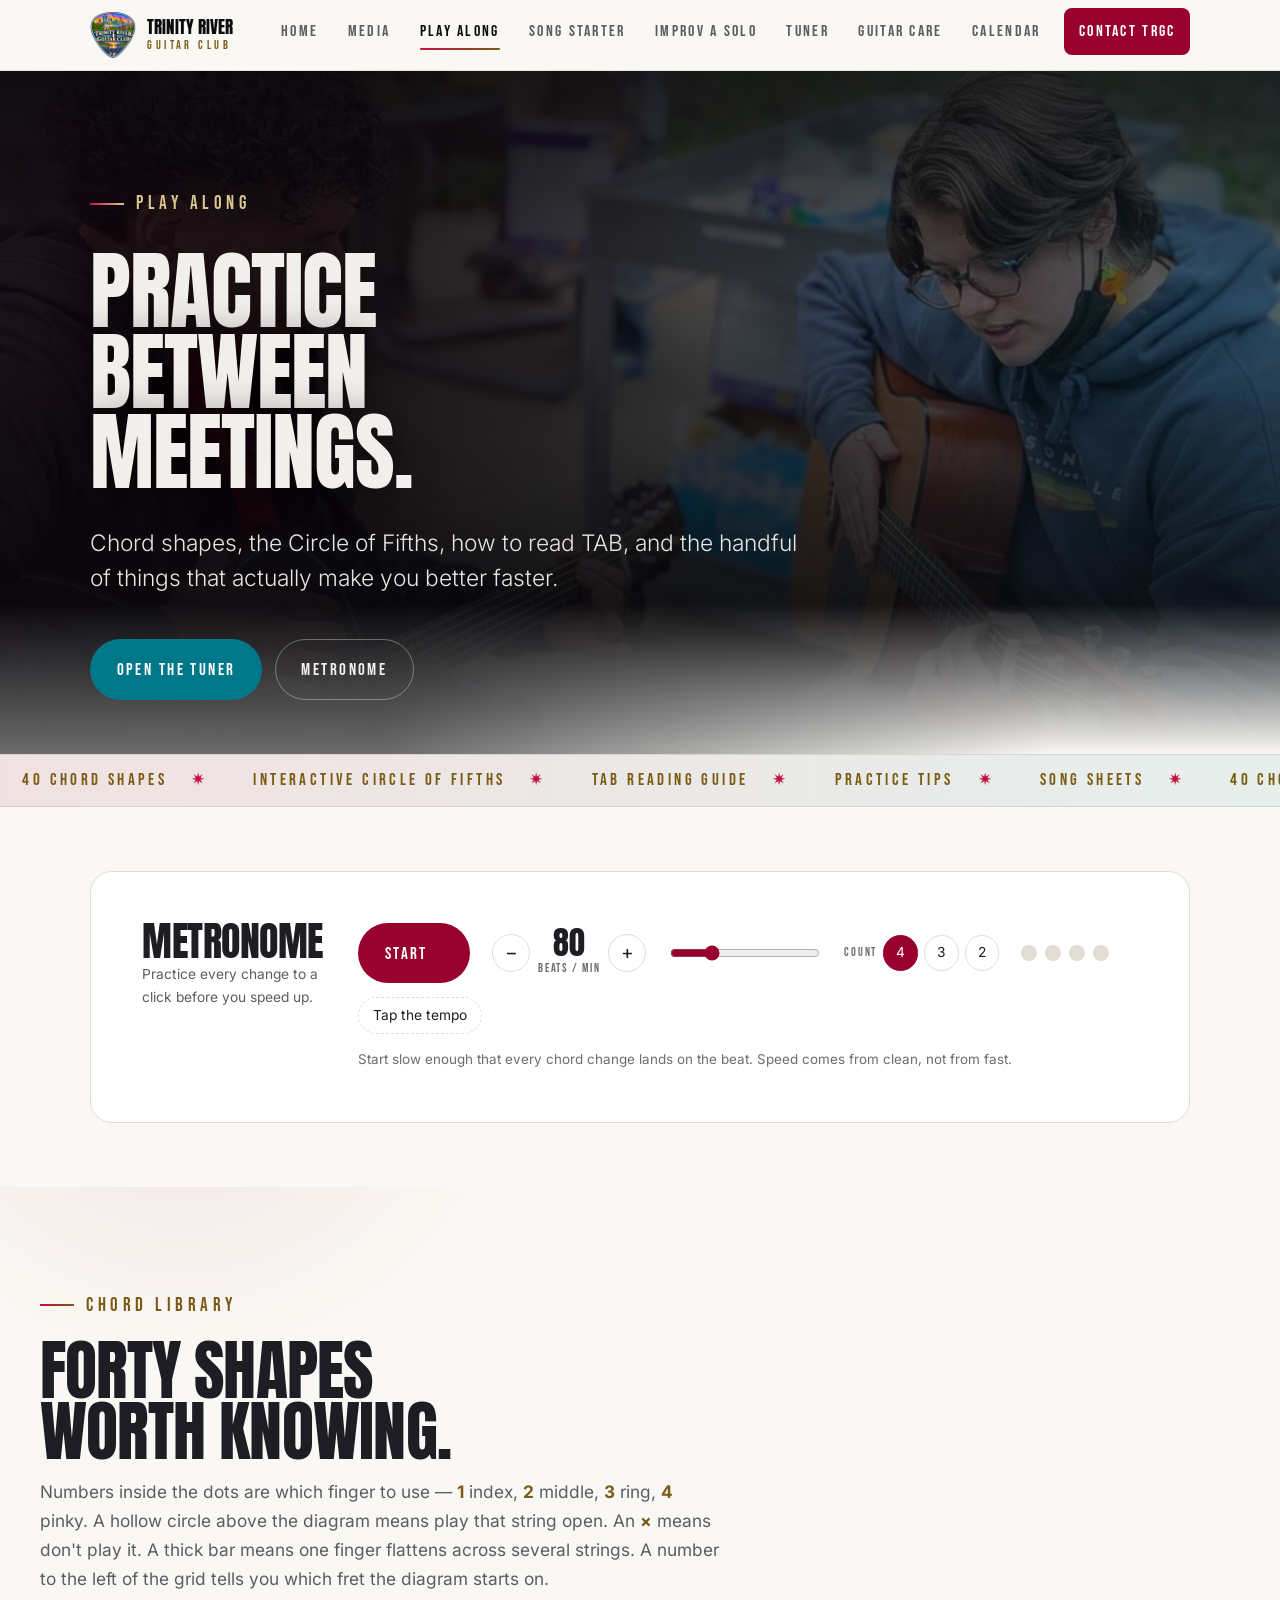
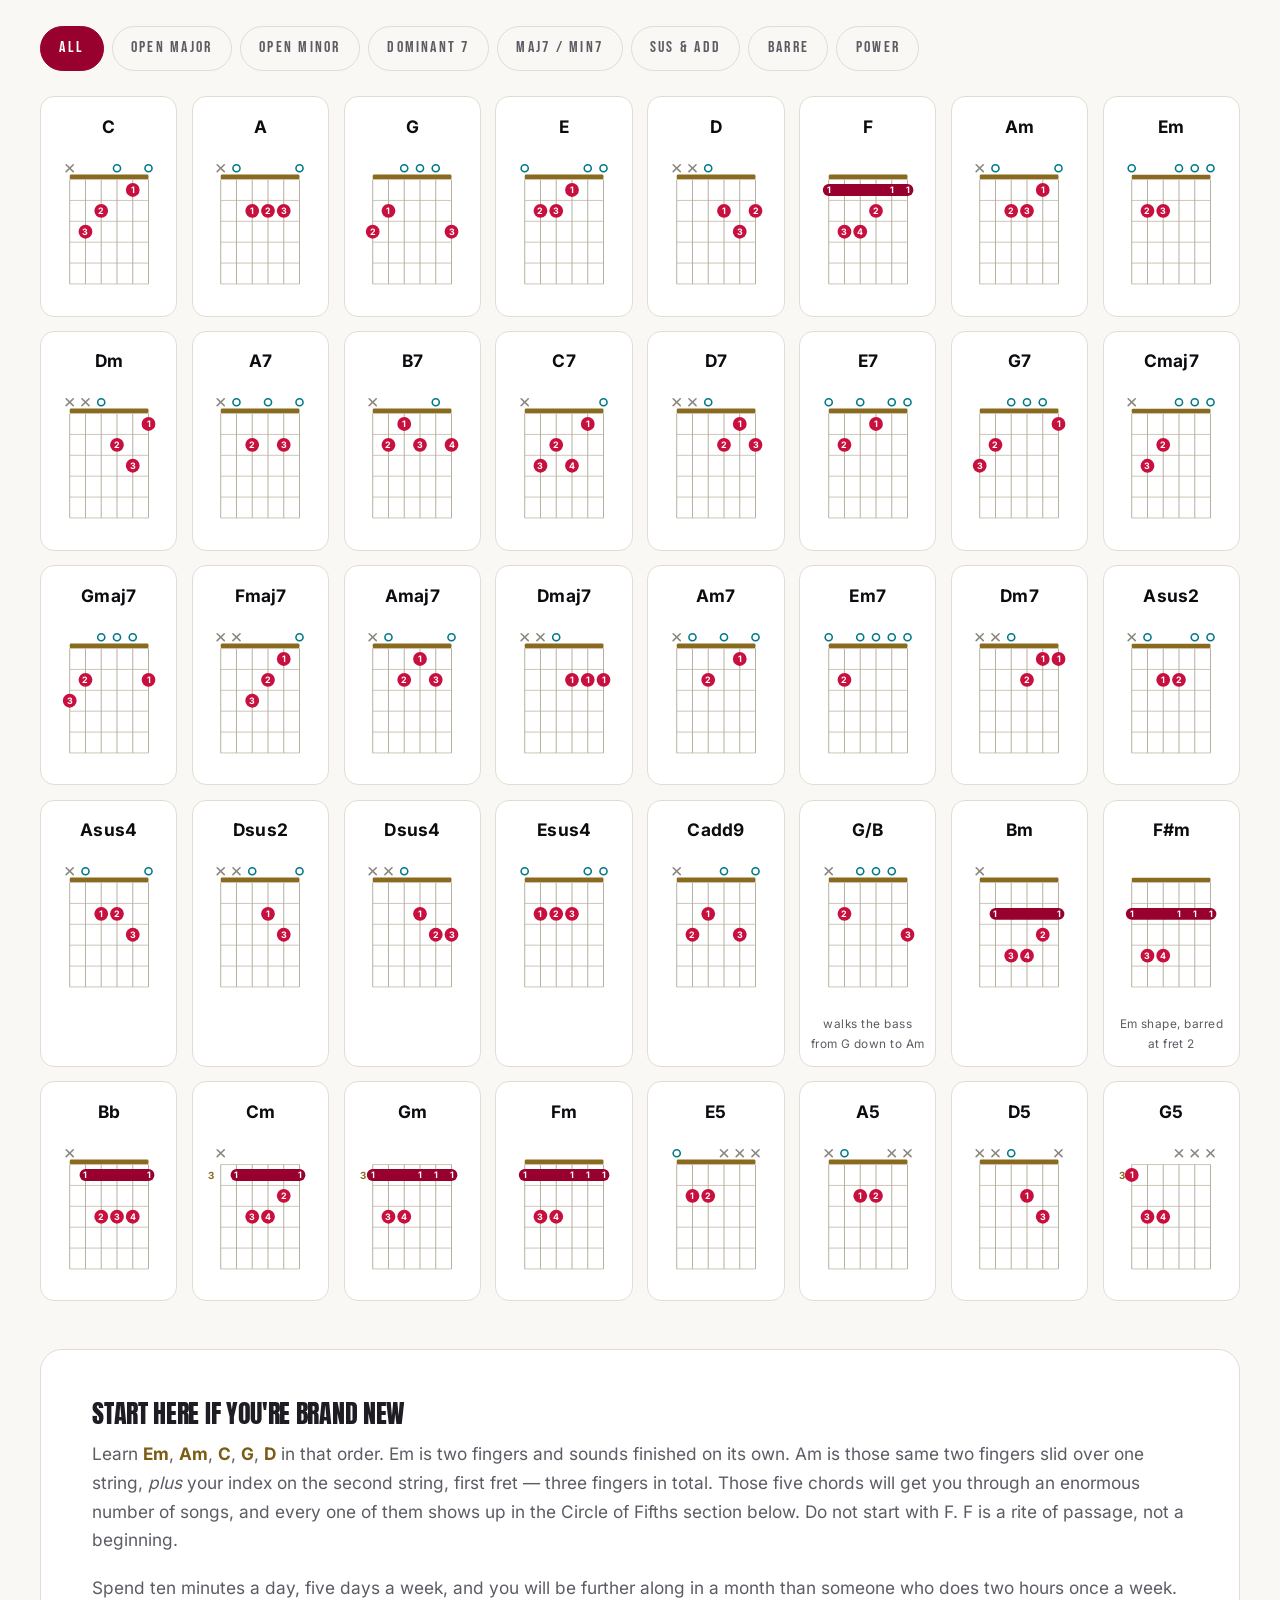
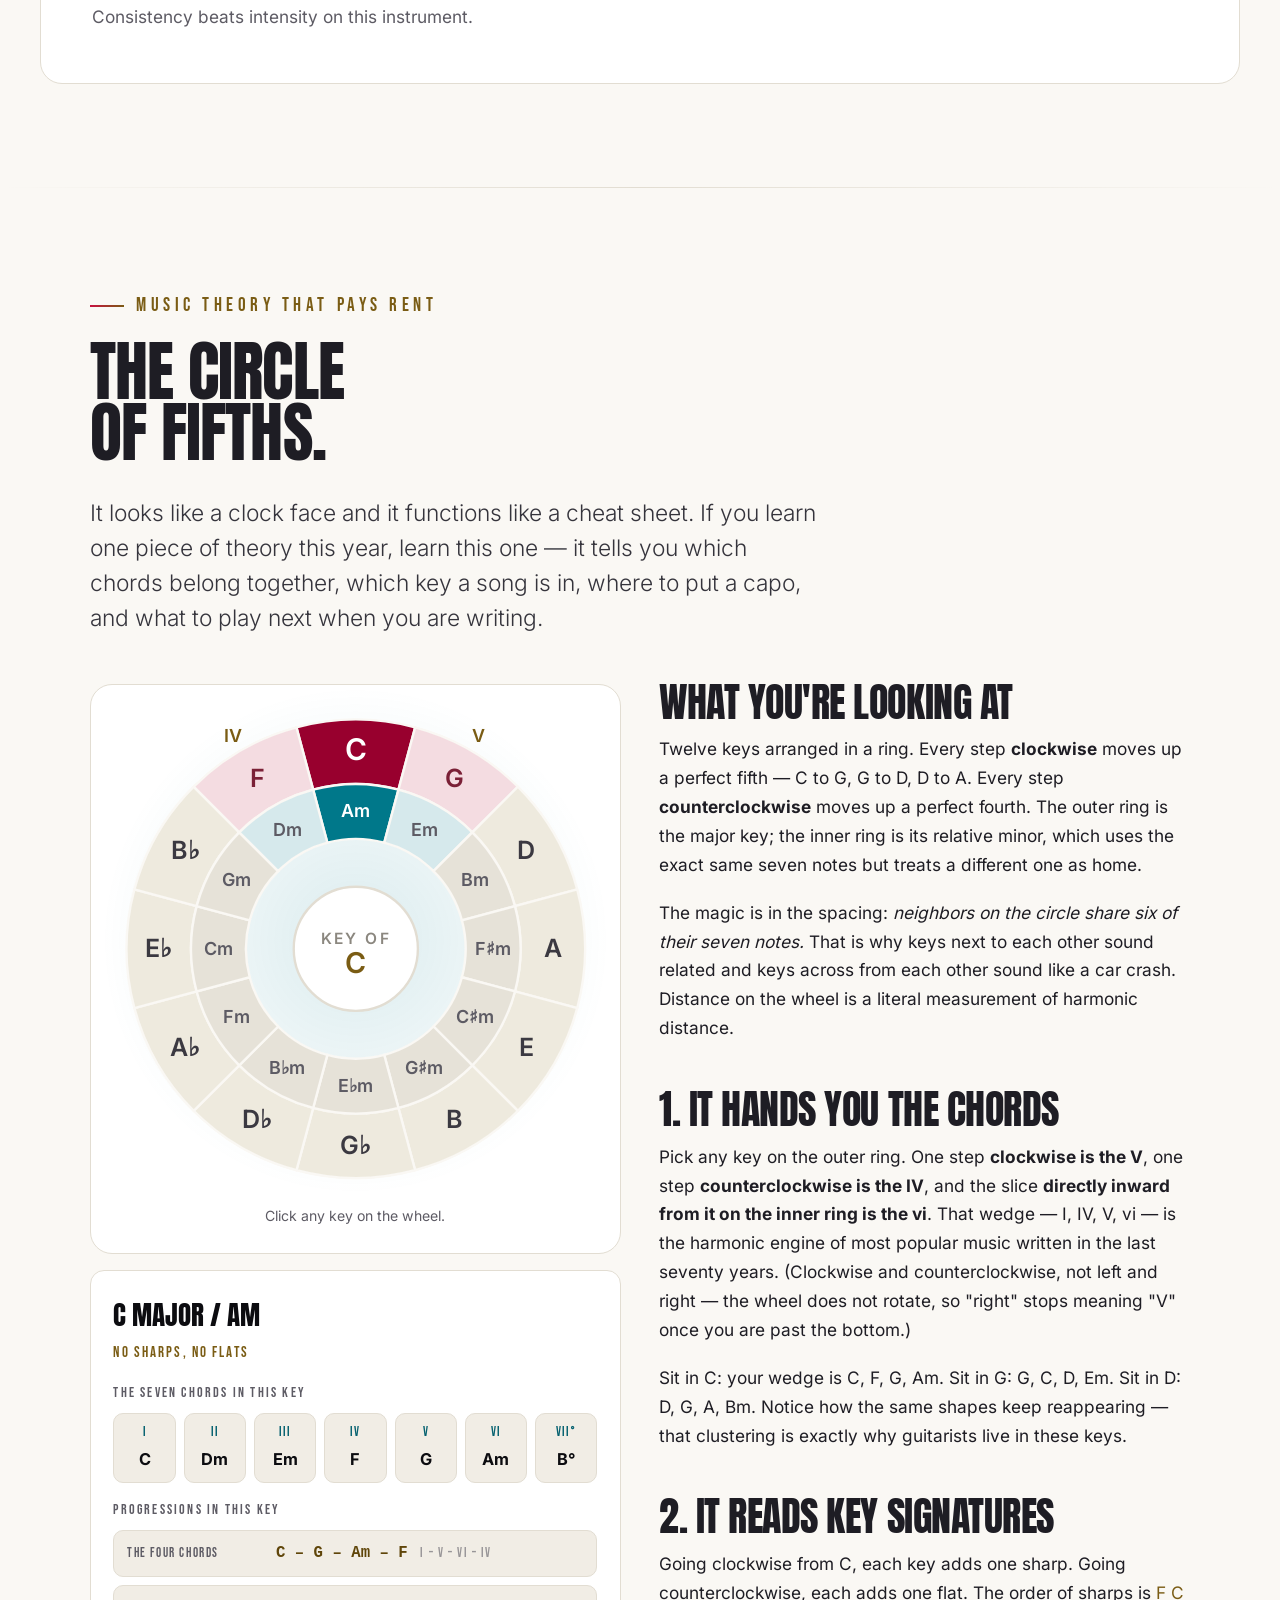
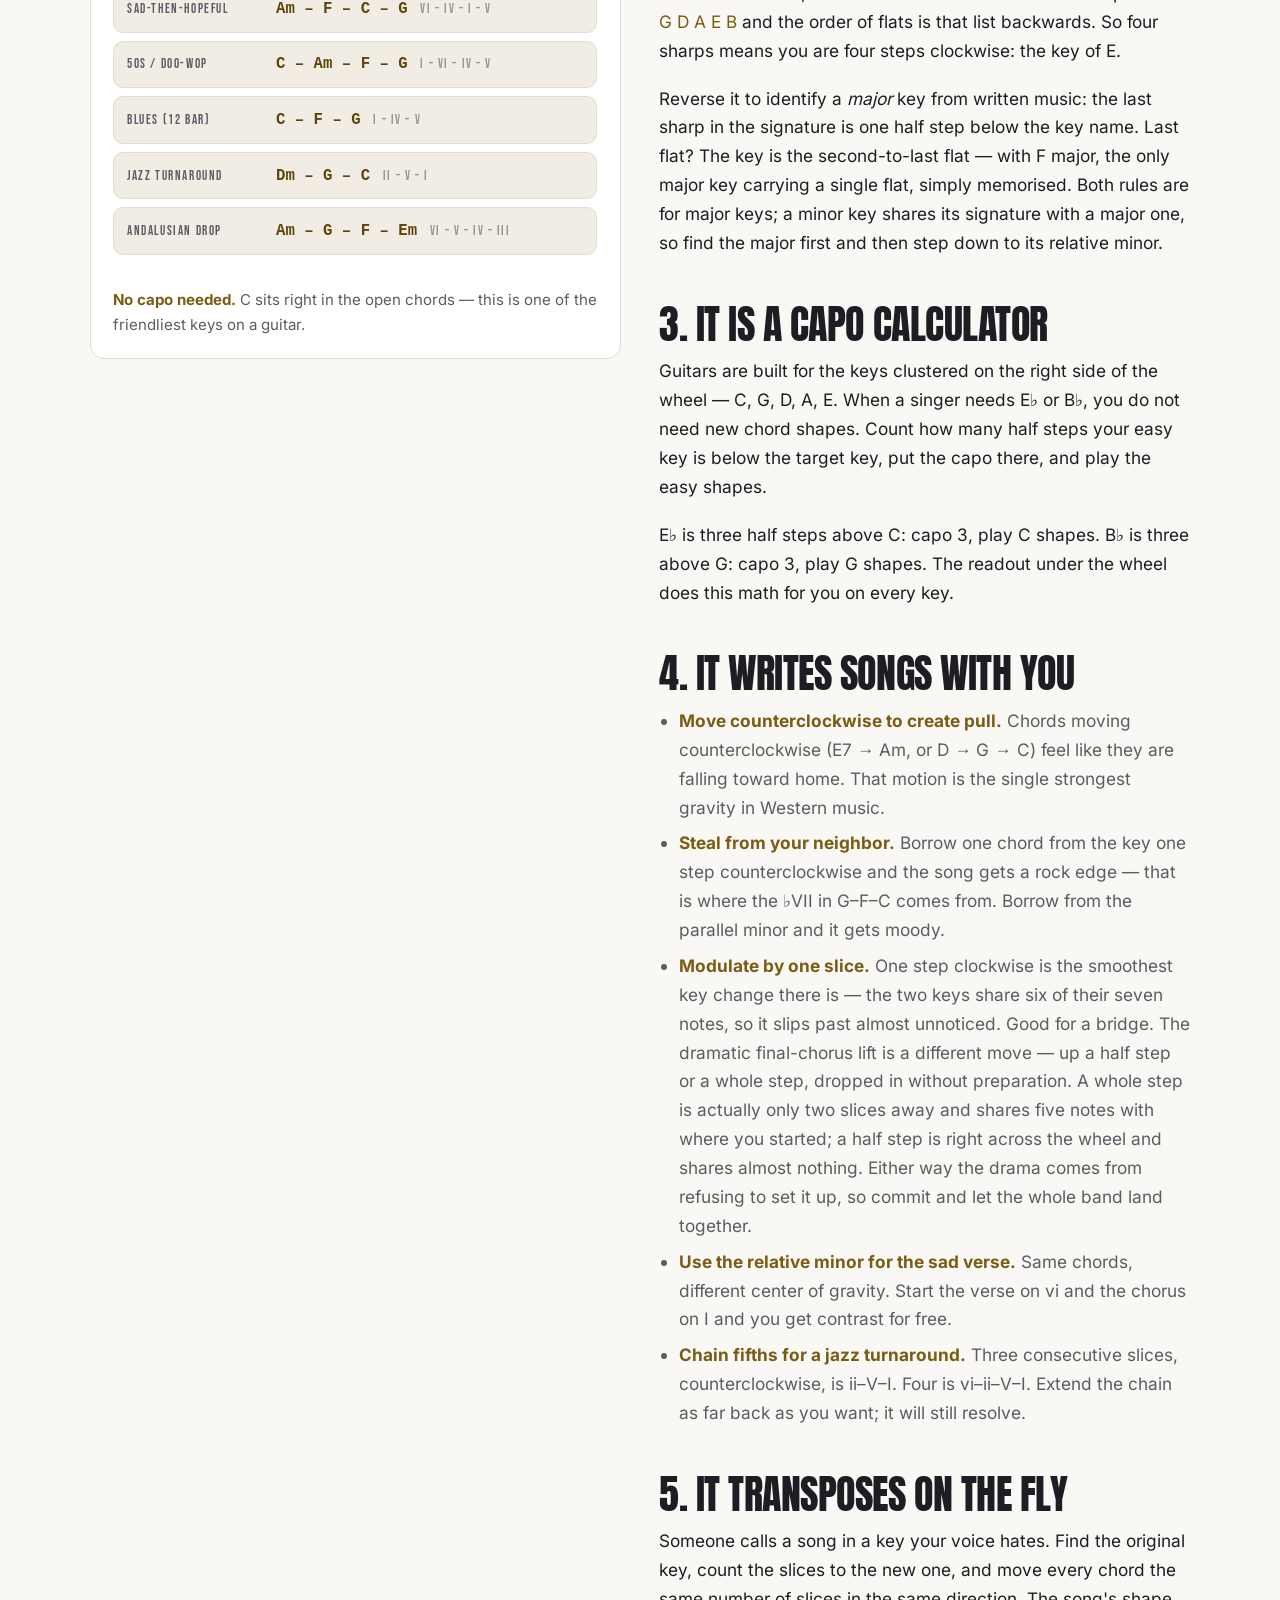
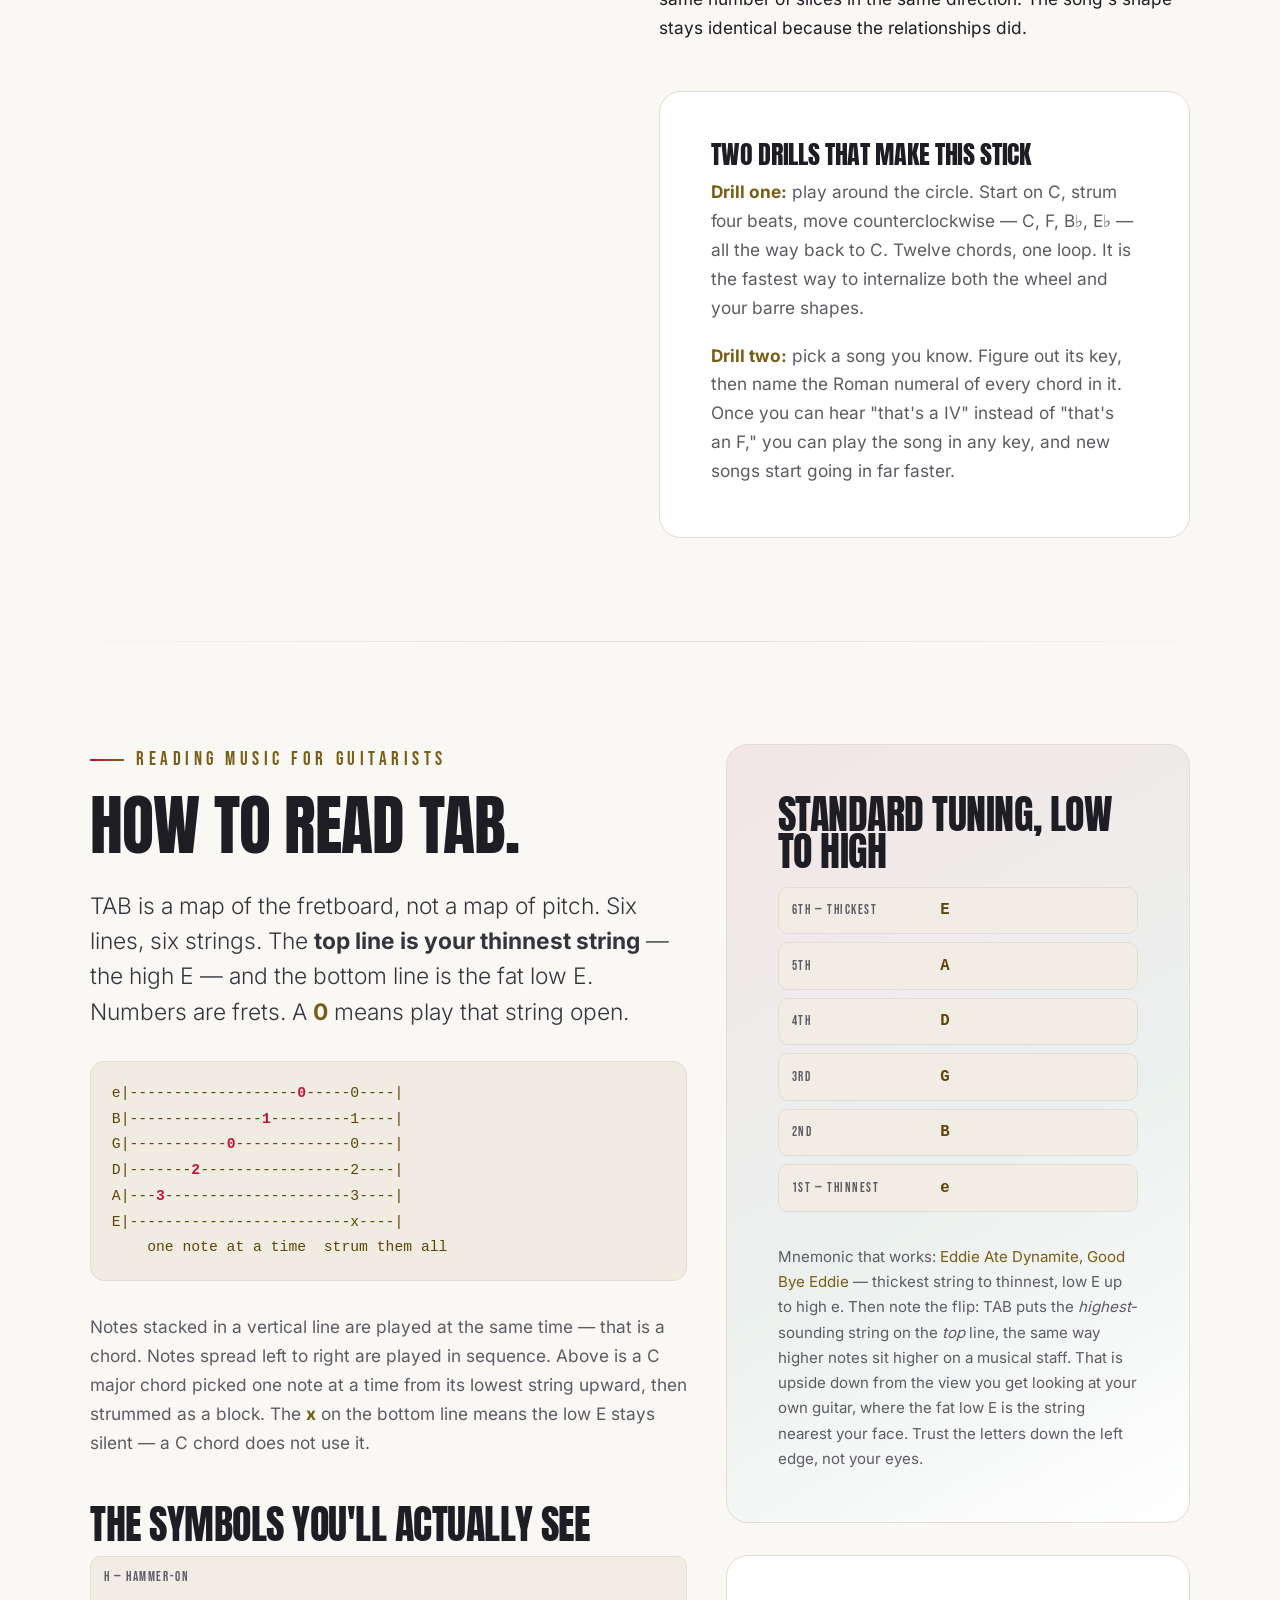
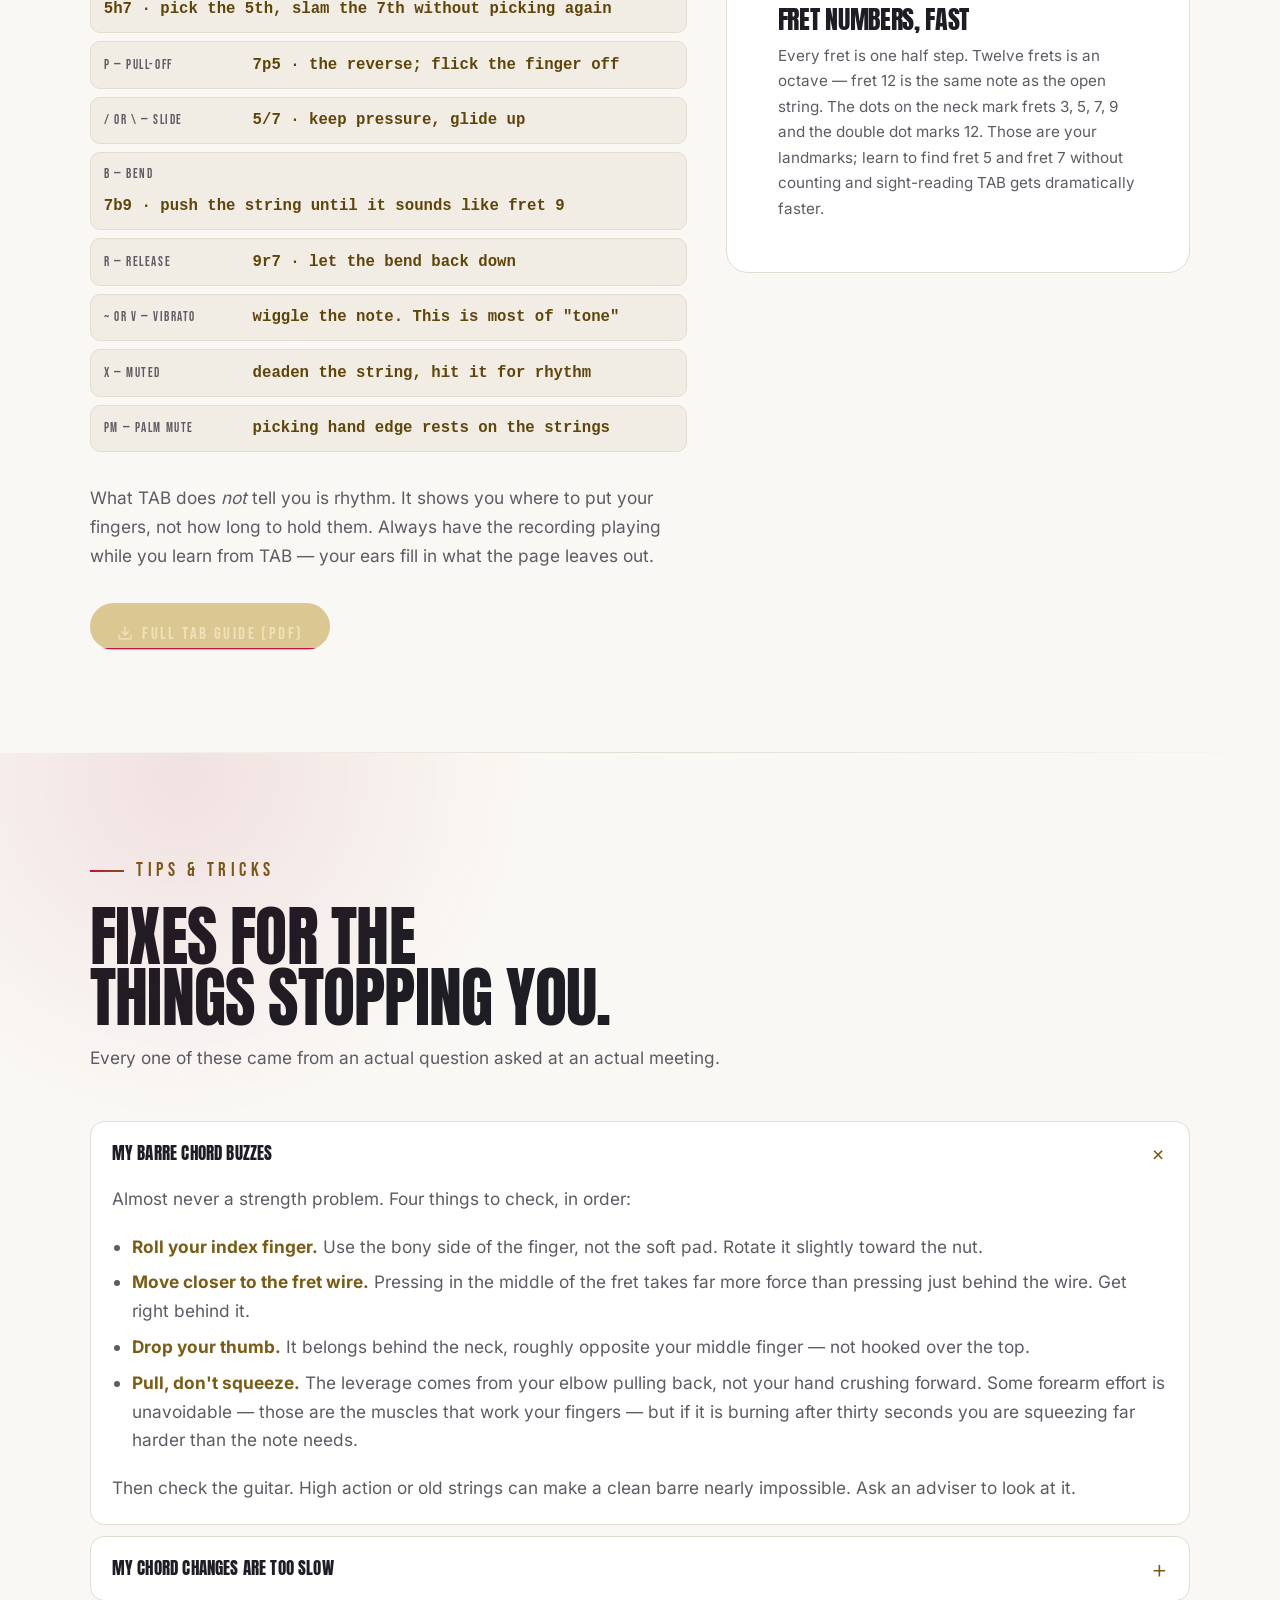
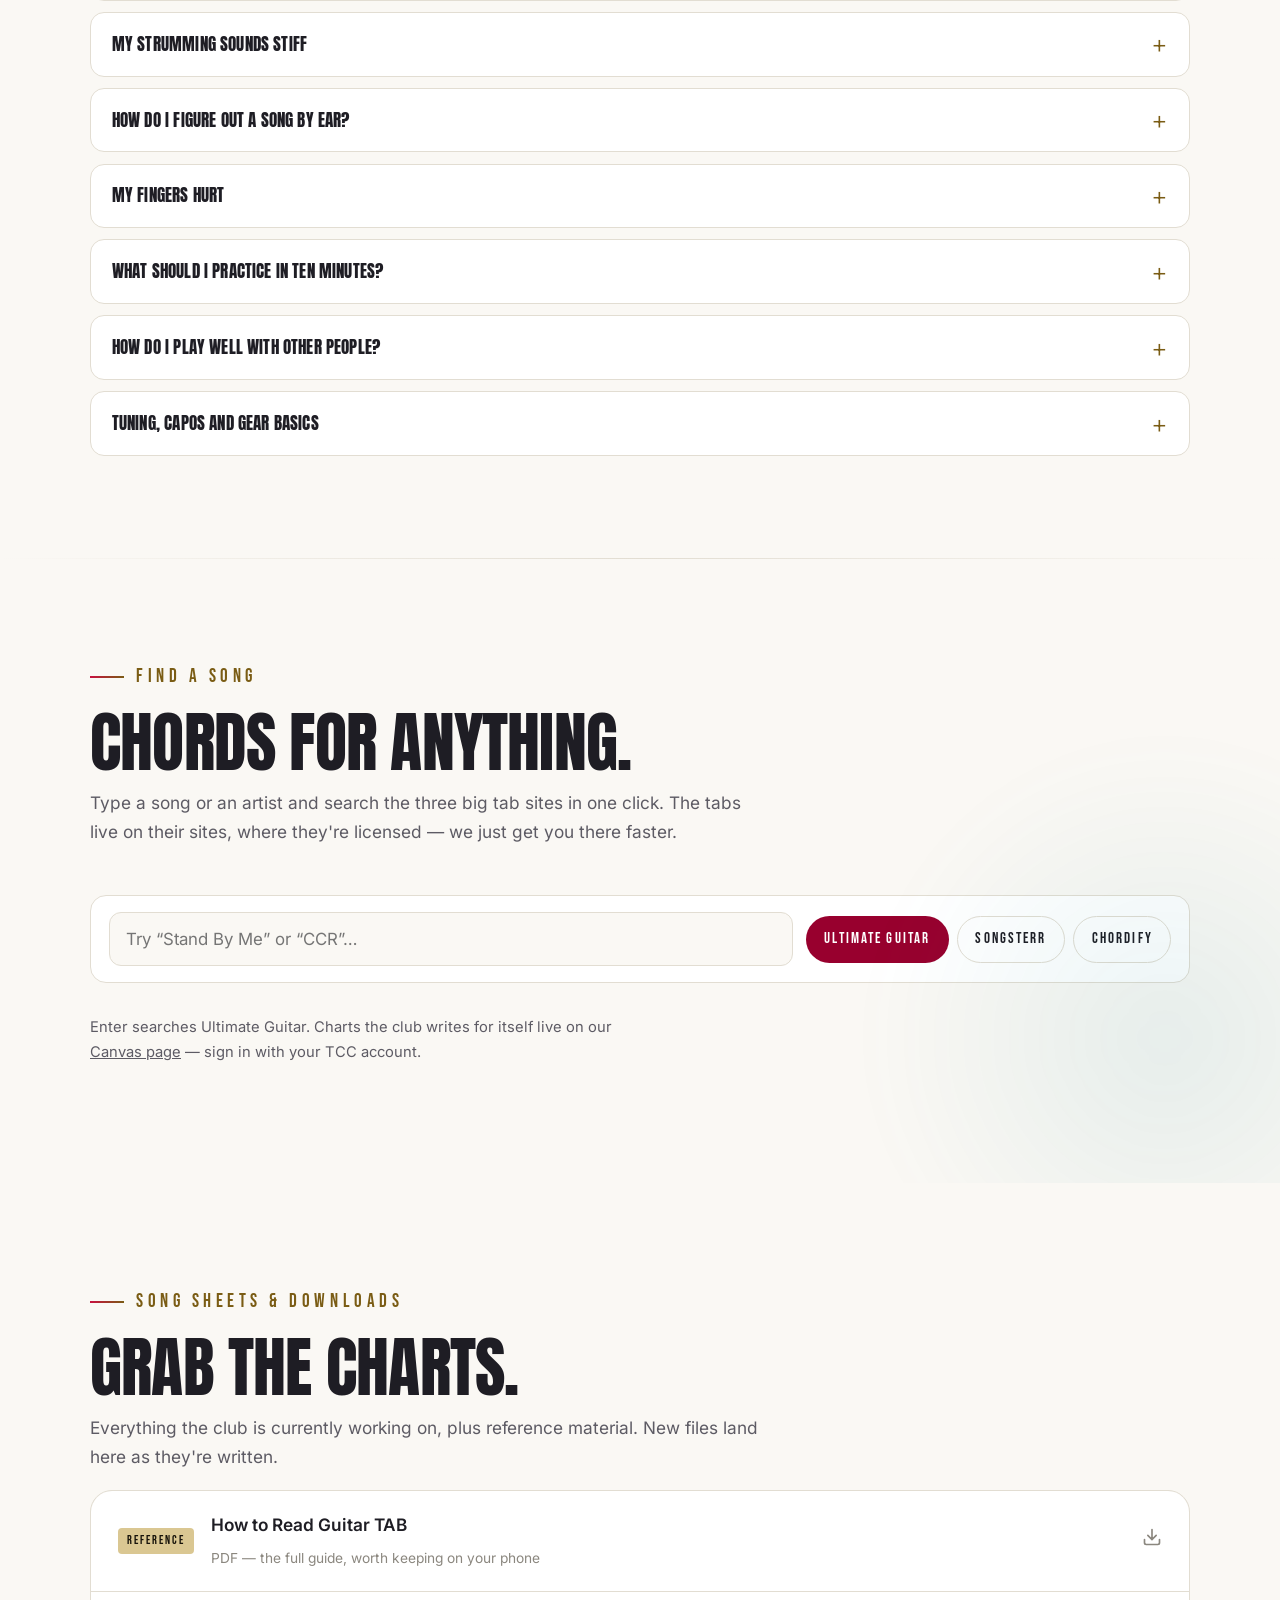
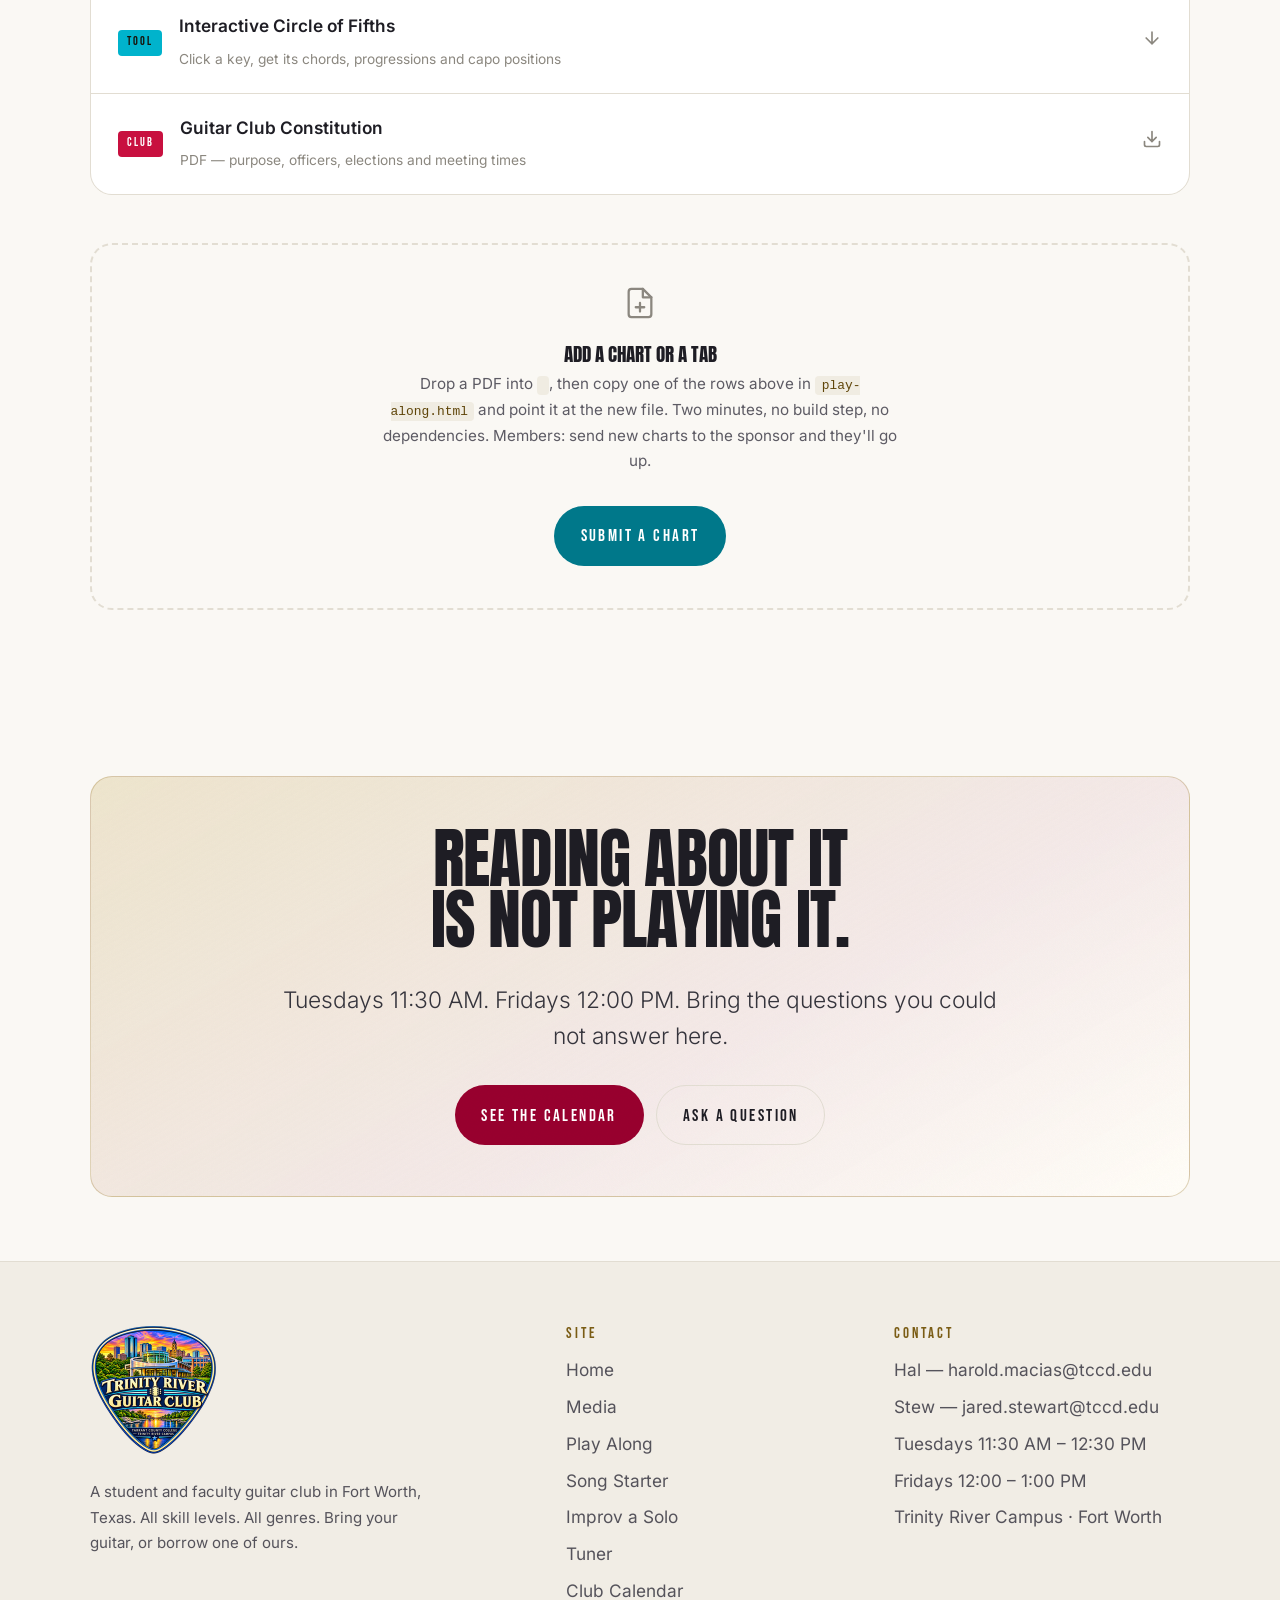
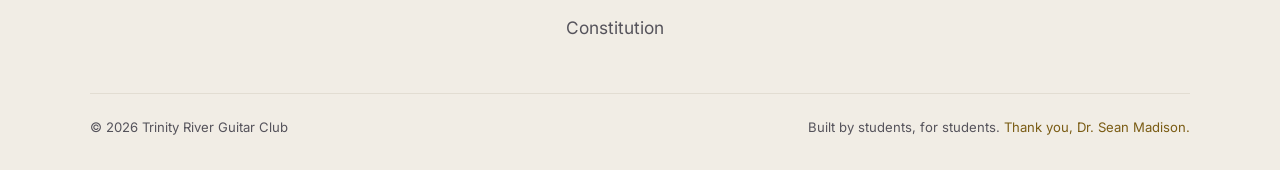
<file: play-along.html>
<!DOCTYPE html>
<html lang="en" data-theme="daylight">
<head>
<meta charset="utf-8">
<meta name="viewport" content="width=device-width, initial-scale=1">
<title>Play Along — Trinity River Guitar Club</title>
<meta name="description" content="Chord diagrams, an interactive Circle of Fifths, how to read guitar TAB, and practice tips from the Trinity River Guitar Club.">
<meta name="theme-color" content="#0a0a0c">
<link rel="canonical" href="https://trinityriverguitarclub.com/play-along.html">
<meta property="og:type" content="website">
<meta property="og:title" content="Play Along — Trinity River Guitar Club">
<meta property="og:description" content="Chords, the Circle of Fifths, TAB, and tips. Everything you need between meetings.">
<link rel="icon" type="image/png" sizes="32x32" href="favicon-32.png">
<link rel="icon" type="image/png" sizes="192x192" href="trgc-logo-192.png">
<link rel="apple-touch-icon" href="apple-touch-icon.png">
<link rel="preload" href="anton-latin-400-normal.woff2" as="font" type="font/woff2" crossorigin>
<link rel="preload" href="inter-latin-400-normal.woff2" as="font" type="font/woff2" crossorigin>
<link rel="stylesheet" href="site.css">
</head>
<body>
<a class="skip" href="#main">Skip to content</a>

<header class="site-head">
  <div class="wrap nav">
    <a class="brand" href="index.html" aria-label="Trinity River Guitar Club home">
      <img class="brand__mark brand__logo" src="trgc-logo-96.png" srcset="trgc-logo-96.png 1x, trgc-logo-192.png 2x" width="46" height="46" alt="">
      <span class="brand__txt"><span class="brand__name">Trinity River</span><span class="brand__sub">Guitar Club</span></span>
    </a>
    <button class="nav__toggle" aria-expanded="false" aria-controls="primary-nav" aria-label="Menu"><span></span><span></span><span></span></button>
    <ul class="nav__links" id="primary-nav">
      <li><a href="index.html">Home</a></li>
      <li><a href="media.html">Media</a></li>
      <li><a href="play-along.html" aria-current="page">Play Along</a></li>
      <li><a href="progressions.html">Song Starter</a></li>
      <li><a href="improv.html">Improv a Solo</a></li>
      <li><a href="tuner.html">Tuner</a></li>
      <li><a href="guitar-care.html">Guitar Care</a></li>
      <li><a href="calendar.html">Calendar</a></li>

      <li class="nav__cta"><a class="btn btn--sm" href="mailto:harold.macias@tccd.edu?cc=jared.stewart@tccd.edu&amp;subject=Trinity%20River%20Guitar%20Club">Contact TRGC</a></li>
    </ul>
  </div>
</header>

<main id="main">

<!-- ===================== HERO ===================== -->
<section class="hero hero--page grain">
  <div class="hero__media">
    <img src="story-teach.jpg" alt="Two students working out a chord shape together" fetchpriority="high" width="1050" height="1400">
  </div>
  <div class="hero__scrim"></div>
  <div class="wrap hero__inner">
    <p class="eyebrow">Play Along</p>
    <h1 class="display d1" style="font-size:clamp(2.6rem,8vw,5.4rem)">Practice<br>between<br>meetings.</h1>
    <p class="lede hero__sub">Chord shapes, the Circle of Fifths, how to read TAB, and the handful of things that actually make you better faster.</p>
    <div class="btn-row" style="margin-top:1.2rem">
      <a class="btn btn--teal" href="tuner.html">Open the tuner</a>
      <a class="btn btn--ghost" href="#metronome">Metronome</a>
    </div>
  </div>
</section>

<div class="ticker" aria-hidden="true">
  <div class="ticker__track">
    <span>40 chord shapes</span><span>Interactive circle of fifths</span><span>TAB reading guide</span><span>Practice tips</span><span>Song sheets</span>
    <span>40 chord shapes</span><span>Interactive circle of fifths</span><span>TAB reading guide</span><span>Practice tips</span><span>Song sheets</span>
  </div>
</div>

<!-- ===================== CHORDS ===================== -->
<section class="pad-sm" id="metronome">
  <div class="wrap">
    <div class="panel panel--outline" style="display:flex;gap:18px;align-items:flex-start;flex-wrap:wrap">
      <div style="flex:0 0 auto"><h2 class="display d3" style="margin:0">Metronome</h2><p class="dim" style="margin:.2rem 0 0;font-size:.86rem;max-width:22ch">Practice every change to a click before you speed up.</p></div>
      <div id="trgc-metronome" style="flex:1 1 420px"></div>
    </div>
  </div>
</section>

<section class="pad glow-crimson" id="chords">
  <div class="wrap wrap--wide">
    <div class="reveal" style="max-width:62ch">
      <p class="eyebrow">Chord library</p>
      <h2 class="display d2">Forty shapes<br>worth knowing.</h2>
      <p class="dim mt1">
        Numbers inside the dots are which finger to use — <b class="sand">1</b> index, <b class="sand">2</b> middle,
        <b class="sand">3</b> ring, <b class="sand">4</b> pinky. A hollow circle above the diagram means play that
        string open. An <b class="sand">×</b> means don't play it. A thick bar means one finger flattens across
        several strings. A number to the left of the grid tells you which fret the diagram starts on.
      </p>
    </div>

    <div class="chord-controls mt2 reveal" role="group" aria-label="Filter chords">
      <button class="filter" data-chordfilter="all" aria-pressed="true">All</button>
      <button class="filter" data-chordfilter="major" aria-pressed="false">Open major</button>
      <button class="filter" data-chordfilter="minor" aria-pressed="false">Open minor</button>
      <button class="filter" data-chordfilter="seventh" aria-pressed="false">Dominant 7</button>
      <button class="filter" data-chordfilter="seven" aria-pressed="false">Maj7 / min7</button>
      <button class="filter" data-chordfilter="color" aria-pressed="false">Sus &amp; add</button>
      <button class="filter" data-chordfilter="barre" aria-pressed="false">Barre</button>
      <button class="filter" data-chordfilter="power" aria-pressed="false">Power</button>
    </div>

    <div class="chordgrid reveal" id="chordgrid">
      <p class="dim">Chord diagrams load with JavaScript. If you're seeing this, enable JavaScript to view them.</p>
    </div>

    <div class="panel panel--outline mt3 reveal">
      <h3 class="display d4" style="margin-bottom:.9rem">Start here if you're brand new</h3>
      <p class="dim">
        Learn <b class="sand">Em</b>, <b class="sand">Am</b>, <b class="sand">C</b>, <b class="sand">G</b>,
        <b class="sand">D</b> in that order. Em is two fingers and sounds finished on its own. Am is those
        same two fingers slid over one string, <em>plus</em> your index on the second string, first fret —
        three fingers in total. Those five chords will get you through an enormous number of songs, and every
        one of them shows up in the Circle of Fifths section below. Do not start with F. F is a rite of
        passage, not a beginning.
      </p>
      <p class="dim mb0">
        Spend ten minutes a day, five days a week, and you will be further along in a month than someone
        who does two hours once a week. Consistency beats intensity on this instrument.
      </p>
    </div>
  </div>
</section>

<hr class="rule">

<!-- ===================== CIRCLE OF FIFTHS ===================== -->
<section class="pad glow-teal" id="circle">
  <div class="wrap">
    <div class="reveal" style="max-width:66ch">
      <p class="eyebrow">Music theory that pays rent</p>
      <h2 class="display d2">The Circle<br>of Fifths.</h2>
      <p class="lede mt2">
        It looks like a clock face and it functions like a cheat sheet. If you learn one piece of theory this
        year, learn this one — it tells you which chords belong together, which key a song is in, where to put
        a capo, and what to play next when you are writing.
      </p>
    </div>

    <div class="cof-layout mt3">
      <div class="reveal">
        <div class="cof-wrap">
          <svg id="cof" viewBox="0 0 400 400" role="application" aria-label="Interactive circle of fifths — select a key"></svg>
          <p class="dim center mt1 mb0" style="font-size:.88rem">Click any key on the wheel.</p>
        </div>

        <div class="cof-readout">
          <div class="cof-readout__key" id="cof-key">C major / Am</div>
          <div class="cof-readout__sig" id="cof-sig">no sharps, no flats</div>

          <p class="dim" style="font-size:.86rem;font-family:var(--font-label);letter-spacing:.16em;text-transform:uppercase;margin-bottom:.5rem">
            The seven chords in this key
          </p>
          <div class="degrees" id="cof-degrees"></div>

          <p class="dim" style="font-size:.86rem;font-family:var(--font-label);letter-spacing:.16em;text-transform:uppercase;margin-bottom:.5rem">
            Progressions in this key
          </p>
          <div class="progs" id="cof-progs"></div>

          <p class="dim mt2 mb0" id="cof-capo" style="font-size:.94rem"></p>
        </div>
      </div>

      <div class="reveal dly1 prose">
        <h3 class="display d3" style="margin-bottom:.9rem">What you're looking at</h3>
        <p>
          Twelve keys arranged in a ring. Every step <strong>clockwise</strong> moves up a perfect fifth —
          C to G, G to D, D to A. Every step <strong>counterclockwise</strong> moves up a perfect fourth.
          The outer ring is the major key; the inner ring is its relative minor, which uses the exact same
          seven notes but treats a different one as home.
        </p>
        <p>
          The magic is in the spacing: <em>neighbors on the circle share six of their seven notes.</em>
          That is why keys next to each other sound related and keys across from each other sound like a
          car crash. Distance on the wheel is a literal measurement of harmonic distance.
        </p>

        <h3 class="display d3 mt3" style="margin-bottom:.9rem">1. It hands you the chords</h3>
        <p>
          Pick any key on the outer ring. One step <strong>clockwise is the V</strong>, one step
          <strong>counterclockwise is the IV</strong>, and the slice <strong>directly inward from it on the
          inner ring is the vi</strong>. That wedge — I, IV, V, vi — is the harmonic engine of most popular
          music written in the last seventy years. (Clockwise and counterclockwise, not left and right — the
          wheel does not rotate, so "right" stops meaning "V" once you are past the bottom.)
        </p>
        <p>
          Sit in C: your wedge is C, F, G, Am. Sit in G: G, C, D, Em. Sit in D: D, G, A, Bm. Notice how the
          same shapes keep reappearing — that clustering is exactly why guitarists live in these keys.
        </p>

        <h3 class="display d3 mt3" style="margin-bottom:.9rem">2. It reads key signatures</h3>
        <p>
          Going clockwise from C, each key adds one sharp. Going counterclockwise, each adds one flat. The
          order of sharps is <span class="sand">F C G D A E B</span> and the order of flats is that list
          backwards. So four sharps means you are four steps clockwise: the key of E.
        </p>
        <p>
          Reverse it to identify a <em>major</em> key from written music: the last sharp in the signature is
          one half step below the key name. Last flat? The key is the second-to-last flat — with F major, the
          only major key carrying a single flat, simply memorised. Both rules are for major keys; a minor key
          shares its signature with a major one, so find the major first and then step down to its relative
          minor.
        </p>

        <h3 class="display d3 mt3" style="margin-bottom:.9rem">3. It is a capo calculator</h3>
        <p>
          Guitars are built for the keys clustered on the right side of the wheel — C, G, D, A, E. When a
          singer needs E♭ or B♭, you do not need new chord shapes. Count how many half steps your easy key
          is below the target key, put the capo there, and play the easy shapes.
        </p>
        <p>
          E♭ is three half steps above C: capo 3, play C shapes. B♭ is three above G: capo 3, play G shapes.
          The readout under the wheel does this math for you on every key.
        </p>

        <h3 class="display d3 mt3" style="margin-bottom:.9rem">4. It writes songs with you</h3>
        <ul class="dim">
          <li><strong class="sand">Move counterclockwise to create pull.</strong> Chords moving counterclockwise (E7 → Am, or D → G → C) feel like they are falling toward home. That motion is the single strongest gravity in Western music.</li>
          <li><strong class="sand">Steal from your neighbor.</strong> Borrow one chord from the key one step counterclockwise and the song gets a rock edge — that is where the ♭VII in G–F–C comes from. Borrow from the parallel minor and it gets moody.</li>
          <li><strong class="sand">Modulate by one slice.</strong> One step clockwise is the smoothest key change there is — the two keys share six of their seven notes, so it slips past almost unnoticed. Good for a bridge. The dramatic final-chorus lift is a different move — up a half step or a whole step, dropped in without preparation. A whole step is actually only two slices away and shares five notes with where you started; a half step is right across the wheel and shares almost nothing. Either way the drama comes from refusing to set it up, so commit and let the whole band land together.</li>
          <li><strong class="sand">Use the relative minor for the sad verse.</strong> Same chords, different center of gravity. Start the verse on vi and the chorus on I and you get contrast for free.</li>
          <li><strong class="sand">Chain fifths for a jazz turnaround.</strong> Three consecutive slices, counterclockwise, is ii–V–I. Four is vi–ii–V–I. Extend the chain as far back as you want; it will still resolve.</li>
        </ul>

        <h3 class="display d3 mt3" style="margin-bottom:.9rem">5. It transposes on the fly</h3>
        <p>
          Someone calls a song in a key your voice hates. Find the original key, count the slices to the new
          one, and move every chord the same number of slices in the same direction. The song's shape stays
          identical because the relationships did.
        </p>

        <div class="panel panel--outline mt3">
          <h4 class="display d4" style="margin-bottom:.7rem">Two drills that make this stick</h4>
          <p class="dim">
            <strong class="sand">Drill one:</strong> play around the circle. Start on C, strum four beats,
            move counterclockwise — C, F, B♭, E♭ — all the way back to C. Twelve chords, one loop. It is
            the fastest way to internalize both the wheel and your barre shapes.
          </p>
          <p class="dim mb0">
            <strong class="sand">Drill two:</strong> pick a song you know. Figure out its key, then name the
            Roman numeral of every chord in it. Once you can hear "that's a IV" instead of "that's an F,"
            you can play the song in any key, and new songs start going in far faster.
          </p>
        </div>
      </div>
    </div>
  </div>
</section>

<hr class="rule">

<!-- ===================== TAB ===================== -->
<section class="pad" id="tab">
  <div class="wrap">
    <div class="grid grid-3-2" style="align-items:start">
      <div class="reveal prose">
        <p class="eyebrow">Reading music for guitarists</p>
        <h2 class="display d2">How to read TAB.</h2>
        <p class="lede mt2">
          TAB is a map of the fretboard, not a map of pitch. Six lines, six strings. The
          <strong>top line is your thinnest string</strong> — the high E — and the bottom line is the fat
          low E. Numbers are frets. A <b class="sand">0</b> means play that string open.
        </p>

        <div class="tabdemo mt2" aria-label="Example guitar tablature">e|-------------------<b>0</b>-----0----|
B|---------------<b>1</b>---------1----|
G|-----------<b>0</b>-------------0----|
D|-------<b>2</b>-----------------2----|
A|---<b>3</b>---------------------3----|
E|-------------------------x----|
    one note at a time  strum them all</div>

        <p class="dim mt2">
          Notes stacked in a vertical line are played at the same time — that is a chord. Notes spread left
          to right are played in sequence. Above is a C major chord picked one note at a time from its lowest
          string upward, then strummed as a block. The <b class="sand">x</b> on the bottom line means the low
          E stays silent — a C chord does not use it.
        </p>

        <h3 class="display d3 mt3" style="margin-bottom:.8rem">The symbols you'll actually see</h3>
        <div class="grid" style="gap:.5rem">
          <div class="prog"><span class="prog__name">h — hammer-on</span><span class="prog__chords">5h7 · pick the 5th, slam the 7th without picking again</span></div>
          <div class="prog"><span class="prog__name">p — pull-off</span><span class="prog__chords">7p5 · the reverse; flick the finger off</span></div>
          <div class="prog"><span class="prog__name">/ or \ — slide</span><span class="prog__chords">5/7 · keep pressure, glide up</span></div>
          <div class="prog"><span class="prog__name">b — bend</span><span class="prog__chords">7b9 · push the string until it sounds like fret 9</span></div>
          <div class="prog"><span class="prog__name">r — release</span><span class="prog__chords">9r7 · let the bend back down</span></div>
          <div class="prog"><span class="prog__name">~ or v — vibrato</span><span class="prog__chords">wiggle the note. This is most of "tone"</span></div>
          <div class="prog"><span class="prog__name">x — muted</span><span class="prog__chords">deaden the string, hit it for rhythm</span></div>
          <div class="prog"><span class="prog__name">PM — palm mute</span><span class="prog__chords">picking hand edge rests on the strings</span></div>
        </div>

        <p class="dim mt2">
          What TAB does <em>not</em> tell you is rhythm. It shows you where to put your fingers, not how long
          to hold them. Always have the recording playing while you learn from TAB — your ears fill in what
          the page leaves out.
        </p>

        <div class="btn-row mt2">
          <a class="btn btn--sand" href="how-to-read-guitar-tab.pdf" target="_blank" rel="noopener">
            <svg width="16" height="16" viewBox="0 0 24 24" fill="none" stroke="currentColor" stroke-width="2.2" stroke-linecap="round" aria-hidden="true"><path d="M21 15v4a2 2 0 0 1-2 2H5a2 2 0 0 1-2-2v-4M7 10l5 5 5-5M12 15V3"/></svg>
            Full TAB guide (PDF)
          </a>
        </div>
      </div>

      <div class="reveal dly1">
        <div class="panel">
          <h3 class="display d3" style="margin-bottom:1rem">Standard tuning, low to high</h3>
          <div class="grid" style="gap:.5rem">
            <div class="prog"><span class="prog__name">6th — thickest</span><span class="prog__chords">E</span></div>
            <div class="prog"><span class="prog__name">5th</span><span class="prog__chords">A</span></div>
            <div class="prog"><span class="prog__name">4th</span><span class="prog__chords">D</span></div>
            <div class="prog"><span class="prog__name">3rd</span><span class="prog__chords">G</span></div>
            <div class="prog"><span class="prog__name">2nd</span><span class="prog__chords">B</span></div>
            <div class="prog"><span class="prog__name">1st — thinnest</span><span class="prog__chords">e</span></div>
          </div>
          <p class="dim mt2 mb0" style="font-size:.94rem">
            Mnemonic that works: <span class="sand">Eddie Ate Dynamite, Good Bye Eddie</span> — thickest
            string to thinnest, low E up to high e. Then note the flip: TAB puts the <em>highest</em>-sounding
            string on the <em>top</em> line, the same way higher notes sit higher on a musical staff. That is
            upside down from the view you get looking at your own guitar, where the fat low E is the string
            nearest your face. Trust the letters down the left edge, not your eyes.
          </p>
        </div>

        <div class="panel panel--outline mt2">
          <h3 class="display d4" style="margin-bottom:.7rem">Fret numbers, fast</h3>
          <p class="dim mb0" style="font-size:.95rem">
            Every fret is one half step. Twelve frets is an octave — fret 12 is the same note as the open
            string. The dots on the neck mark frets 3, 5, 7, 9 and the double dot marks 12. Those are your
            landmarks; learn to find fret 5 and fret 7 without counting and sight-reading TAB gets
            dramatically faster.
          </p>
        </div>
      </div>
    </div>
  </div>
</section>

<hr class="rule">

<!-- ===================== TIPS ===================== -->
<section class="pad glow-crimson" id="tips">
  <div class="wrap">
    <div class="reveal" style="max-width:62ch">
      <p class="eyebrow">Tips &amp; tricks</p>
      <h2 class="display d2">Fixes for the<br>things stopping you.</h2>
      <p class="dim mt1">Every one of these came from an actual question asked at an actual meeting.</p>
    </div>

    <div class="mt3 reveal">
      <details class="acc" open>
        <summary>My barre chord buzzes</summary>
        <div class="acc__body">
          <p>
            Almost never a strength problem. Four things to check, in order:
          </p>
          <ul>
            <li><strong class="sand">Roll your index finger.</strong> Use the bony side of the finger, not the soft pad. Rotate it slightly toward the nut.</li>
            <li><strong class="sand">Move closer to the fret wire.</strong> Pressing in the middle of the fret takes far more force than pressing just behind the wire. Get right behind it.</li>
            <li><strong class="sand">Drop your thumb.</strong> It belongs behind the neck, roughly opposite your middle finger — not hooked over the top.</li>
            <li><strong class="sand">Pull, don't squeeze.</strong> The leverage comes from your elbow pulling back, not your hand crushing forward. Some forearm effort is unavoidable — those are the muscles that work your fingers — but if it is burning after thirty seconds you are squeezing far harder than the note needs.</li>
          </ul>
          <p class="mb0">Then check the guitar. High action or old strings can make a clean barre nearly impossible. Ask an adviser to look at it.</p>
        </div>
      </details>

      <details class="acc">
        <summary>My chord changes are too slow</summary>
        <div class="acc__body">
          <p>
            <strong class="sand">One-minute changes.</strong> Pick two chords. Set a timer for sixty seconds
            and switch back and forth as many times as you can, counting each clean change. Write the number
            down. Do it again tomorrow. You will watch the number climb, and watching it climb is what keeps
            you practicing.
          </p>
          <p>
            <strong class="sand">Find the anchor finger.</strong> Between C and Am, <em>two</em> fingers
            never move: index on the second string first fret, middle on the fourth string second fret. Only
            your ring finger relocates. Between Em and Am the two fingers you already have slide over one
            string and the index drops in behind them. Look for the finger that can stay
            planted and pivot around it instead of rebuilding the chord from scratch.
          </p>
          <p class="mb0">
            <strong class="sand">Keep strumming through the change.</strong> Do not stop your right hand while
            your left hand catches up. A missed beat is worse than a fuzzy chord. Play through it.
          </p>
        </div>
      </details>

      <details class="acc">
        <summary>My strumming sounds stiff</summary>
        <div class="acc__body">
          <p>
            Your strumming hand should never stop moving. Keep it swinging in steady eighth notes —
            down-up-down-up — and simply <em>miss the strings</em> on the beats you do not want to hit. That
            is the entire secret. Rhythm is what your hand is doing continuously; the pattern is just which
            swings connect.
          </p>
          <p>
            Start with all downstrokes on the beat. Then add an up between beats 2 and 3. Then between every
            beat. Do it to a metronome or a song, never in silence.
          </p>
          <p class="mb0">
            Loosen your grip on the pick. Hold it just firmly enough that it does not fly out of your hand —
            any tighter and the strum stops sounding like music and starts sounding like a rake.
          </p>
        </div>
      </details>

      <details class="acc">
        <summary>How do I figure out a song by ear?</summary>
        <div class="acc__body">
          <p>
            <strong class="sand">Step one: find the key.</strong> The last chord of the whole song is
            usually home — choruses often end on the IV or the V on purpose, to pull you back into the next
            verse. Hum the note the song feels like it wants to land on and find it on the guitar.
          </p>
          <p>
            <strong class="sand">Step two: try the wedge.</strong> More often than not the other chords are
            the I, IV, V and vi of that key. Use the Circle of Fifths above to get all four instantly, then
            play them against the recording and listen for which one fits.
          </p>
          <p class="mb0">
            <strong class="sand">Step three: name what you find in numbers.</strong> "I, V, vi, IV" travels
            with you to every key. "G, D, Em, C" only works once.
          </p>
        </div>
      </details>

      <details class="acc">
        <summary>My fingers hurt</summary>
        <div class="acc__body">
          <p>
            Fingertip soreness in the first few weeks is normal and it does resolve — calluses build in about
            two to three weeks of regular playing. Short daily sessions build them faster and hurt less than
            occasional long ones.
          </p>
          <p class="mb0">
            Pain in your wrist, forearm or thumb joint is a different thing entirely. That usually means the
            guitar is sitting too low, your wrist is bent too sharply, or you are gripping far harder than the
            note requires. Stop, adjust, and ask someone at a meeting to look at your hand position. Playing
            through joint pain is how people end up not playing at all.
          </p>
        </div>
      </details>

      <details class="acc">
        <summary>What should I practice in ten minutes?</summary>
        <div class="acc__body">
          <p>Split it three ways and use a timer so you actually stop:</p>
          <ul>
            <li><strong class="sand">3 minutes — hands.</strong> Chromatic runs, spider crawls, or one-minute changes. Boring on purpose.</li>
            <li><strong class="sand">4 minutes — the hard part.</strong> The four bars you keep flubbing. Not the whole song. Slow enough to play it right, then nudge the tempo.</li>
            <li><strong class="sand">3 minutes — play something you love.</strong> Badly is fine. This is the part that makes you pick the guitar up tomorrow.</li>
          </ul>
          <p class="mb0">Ten focused minutes a day beats a heroic weekend session every single time.</p>
        </div>
      </details>

      <details class="acc">
        <summary>How do I play well with other people?</summary>
        <div class="acc__body">
          <p>
            <strong class="sand">Count everyone in.</strong> Out loud. Four clicks before the first chord, at
            the actual tempo you intend to play. Most train wrecks start in bar one.
          </p>
          <p>
            <strong class="sand">Play less than you can.</strong> When six guitars all strum full chords, it
            turns to mud. Somebody plays the bass note, somebody plays a simplified rhythm, somebody plays
            the melody up the neck. Leaving space is a skill.
          </p>
          <p>
            <strong class="sand">If you get lost, stop and listen.</strong> Find beat one, come back in on the
            next chord change. Do not hunt for your place while playing — the audience hears the hunting.
          </p>
          <p>
            <strong class="sand">Watch each other.</strong> Endings, dynamics and tempo changes are all
            decided with eye contact, not telepathy.
          </p>
          <p>
            <strong class="sand">Listen, listen, and listen.</strong> Most of improvisation — and most of
            playing with other people — is knowing when <em>not</em> to play. Silence and space are both
            sounds. Make them part of your sonic landscape.
          </p>
          <p class="mb0">
            <strong class="sand">Challenge yourself.</strong> Play with people who are better than you, so
            you can learn and improve. That is the whole mission of the TRGC — it is why the room exists.
          </p>
        </div>
      </details>

      <details class="acc">
        <summary>Tuning, capos and gear basics</summary>
        <div class="acc__body">
          <p>
            <strong class="sand">Tune every single time you pick it up.</strong> Free apps are fine. Tune up
            to the note, not down to it — approaching from below takes the slack out of the tuner gear and
            the note holds.
          </p>
          <p>
            <strong class="sand">Capo placement matters.</strong> Just behind the fret wire, not on top of it,
            and only as tight as it needs to be. Over-clamping pulls the strings sharp.
          </p>
          <p class="mb0">
            <strong class="sand">Change your strings.</strong> Dead strings are the single most common reason
            a guitar sounds bad and refuses to stay in tune. If they look gray and feel gritty, they are done.
            The club can help you restring at a meeting.
          </p>
        </div>
      </details>
    </div>
  </div>
</section>

<hr class="rule">

<!-- ===================== SONG SHEETS / DOWNLOADS ===================== -->
<!-- ===================== FIND A SONG ===================== -->
<section class="pad glow-teal" id="find">
  <div class="wrap">
    <div class="reveal" style="max-width:62ch">
      <p class="eyebrow">Find a song</p>
      <h2 class="display d2">Chords for anything.</h2>
      <p class="dim mt1">
        Type a song or an artist and search the three big tab sites in one click. The tabs live on
        their sites, where they're licensed — we just get you there faster.
      </p>
    </div>

    <div class="findbar reveal mt3">
      <label class="vh" for="findq">Song or artist</label>
      <input type="search" id="findq" placeholder="Try &ldquo;Stand By Me&rdquo; or &ldquo;CCR&rdquo;&hellip;" autocomplete="off" spellcheck="false">
      <div class="findbar__sites">
        <a class="btn btn--sm" id="find-ug" href="https://www.ultimate-guitar.com/" target="_blank" rel="noopener">Ultimate Guitar</a>
        <a class="btn btn--sm btn--ghost" id="find-ss" href="https://www.songsterr.com/" target="_blank" rel="noopener">Songsterr</a>
        <a class="btn btn--sm btn--ghost" id="find-cf" href="https://chordify.net/" target="_blank" rel="noopener">Chordify</a>
      </div>
    </div>
    <p class="dim reveal mt2" style="font-size:.92rem;max-width:60ch">
      Enter searches Ultimate Guitar. Charts the club writes for itself live on our
      <a href="https://canvas.tccd.edu/courses/104217" target="_blank" rel="noopener">Canvas page</a>
      &mdash; sign in with your TCC account.
    </p>
  </div>
</section>

<section class="pad" id="sheets">
  <div class="wrap">
    <div class="reveal" style="max-width:62ch">
      <p class="eyebrow">Song sheets &amp; downloads</p>
      <h2 class="display d2">Grab the charts.</h2>
      <p class="dim mt1">Everything the club is currently working on, plus reference material. New files land here as they're written.</p>
    </div>

    <ul class="linklist mt3 reveal">
      <li>
        <a class="linkrow" href="how-to-read-guitar-tab.pdf" target="_blank" rel="noopener">
          <span class="linkrow__tag">Reference</span>
          <span class="linkrow__body">
            <span class="linkrow__title">How to Read Guitar TAB</span>
            <span class="linkrow__meta">PDF — the full guide, worth keeping on your phone</span>
          </span>
          <span class="linkrow__arrow" aria-hidden="true"><svg width="20" height="20" viewBox="0 0 24 24" fill="none" stroke="currentColor" stroke-width="2" stroke-linecap="round"><path d="M21 15v4a2 2 0 0 1-2 2H5a2 2 0 0 1-2-2v-4M7 10l5 5 5-5M12 15V3"/></svg></span>
        </a>
      </li>
      <li>
        <a class="linkrow" href="#circle">
          <span class="linkrow__tag linkrow__tag--teal">Tool</span>
          <span class="linkrow__body">
            <span class="linkrow__title">Interactive Circle of Fifths</span>
            <span class="linkrow__meta">Click a key, get its chords, progressions and capo positions</span>
          </span>
          <span class="linkrow__arrow" aria-hidden="true"><svg width="20" height="20" viewBox="0 0 24 24" fill="none" stroke="currentColor" stroke-width="2" stroke-linecap="round"><path d="M12 5v14M5 12l7 7 7-7"/></svg></span>
        </a>
      </li>
      <li>
        <a class="linkrow" href="trgc-constitution.pdf" target="_blank" rel="noopener">
          <span class="linkrow__tag linkrow__tag--crimson">Club</span>
          <span class="linkrow__body">
            <span class="linkrow__title">Guitar Club Constitution</span>
            <span class="linkrow__meta">PDF — purpose, officers, elections and meeting times</span>
          </span>
          <span class="linkrow__arrow" aria-hidden="true"><svg width="20" height="20" viewBox="0 0 24 24" fill="none" stroke="currentColor" stroke-width="2" stroke-linecap="round"><path d="M21 15v4a2 2 0 0 1-2 2H5a2 2 0 0 1-2-2v-4M7 10l5 5 5-5M12 15V3"/></svg></span>
        </a>
      </li>
    </ul>

    <div class="slot mt3 reveal">
      <div class="slot__ico">
        <svg width="34" height="34" viewBox="0 0 24 24" fill="none" stroke="currentColor" stroke-width="1.6" stroke-linecap="round" stroke-linejoin="round" aria-hidden="true"><path d="M14 2H6a2 2 0 0 0-2 2v16a2 2 0 0 0 2 2h12a2 2 0 0 0 2-2V8z"/><path d="M14 2v6h6M12 18v-6M9 15h6"/></svg>
      </div>
      <h3>Add a chart or a tab</h3>
      <p>
        Drop a PDF into <code></code>, then copy one of the rows above in
        <code>play-along.html</code> and point it at the new file. Two minutes, no build step, no
        dependencies. Members: send new charts to the sponsor and they'll go up.
      </p>
      <div class="btn-row mt2" style="justify-content:center">
        <a class="btn btn--teal" href="mailto:harold.macias@tccd.edu?cc=jared.stewart@tccd.edu&amp;subject=Song%20sheet%20for%20the%20TRGC%20site">Submit a chart</a>
      </div>
    </div>
  </div>
</section>

<!-- ===================== CTA ===================== -->
<section class="pad-sm">
  <div class="wrap">
    <div class="panel panel--sand grain center reveal">
      <h2 class="display d2">Reading about it<br>is not playing it.</h2>
      <p class="lede mt2" style="max-width:52ch;margin-inline:auto">
        Tuesdays 11:30&nbsp;AM. Fridays 12:00&nbsp;PM. Bring the questions you could not answer here.
      </p>
      <div class="btn-row mt2" style="justify-content:center">
        <a class="btn" href="calendar.html">See the calendar</a>
        <a class="btn btn--ghost" href="mailto:harold.macias@tccd.edu?cc=jared.stewart@tccd.edu&amp;subject=Guitar%20Club%20question">Ask a question</a>
      </div>
    </div>
  </div>
</section>

</main>

<footer class="site-foot">
  <div class="wrap">
    <div class="foot__grid foot">
      <div>
        <a class="foot__logo-link" href="trgc-logo.webp" data-logo-zoom aria-label="View the club logo full size"><img class="foot__logo" src="trgc-logo-256.png" width="128" height="128" alt="" loading="lazy" decoding="async"></a>
        <p class="dim" style="max-width:38ch;font-size:.94rem">A student and faculty guitar club in Fort Worth, Texas. All skill levels. All genres. Bring your guitar, or borrow one of ours.</p>
      </div>
      <div>
        <h4>Site</h4>
        <ul>
          <li><a href="index.html">Home</a></li>
          <li><a href="media.html">Media</a></li>
          <li><a href="play-along.html">Play Along</a></li>
          <li><a href="progressions.html">Song Starter</a></li>
          <li><a href="improv.html">Improv a Solo</a></li>
          <li><a href="tuner.html">Tuner</a></li>
          <li><a href="calendar.html">Club Calendar</a></li>
          <li><a href="trgc-constitution.pdf">Constitution</a></li>
        </ul>
      </div>
      <div>
        <h4>Contact</h4>
        <ul>
          <li>Hal &mdash; <a href="mailto:harold.macias@tccd.edu">harold.macias@tccd.edu</a></li>
          <li>Stew &mdash; <a href="mailto:jared.stewart@tccd.edu">jared.stewart@tccd.edu</a></li>
          <li><span class="dim">Tuesdays 11:30 AM – 12:30 PM</span></li>
          <li><span class="dim">Fridays 12:00 – 1:00 PM</span></li>
          <li><span class="dim">Trinity River Campus · Fort Worth</span></li>
        </ul>
      </div>
    </div>
    <div class="foot__bottom">
      <span>© <span data-year>2026</span> Trinity River Guitar Club</span>
      <span>Built by students, for students. <span class="sand">Thank you, Dr. Sean Madison.</span></span>
    </div>
  </div>
</footer>

<script src="site.js" defer></script>
<script src="metronome.js"></script>
</body>
</html>
</file>
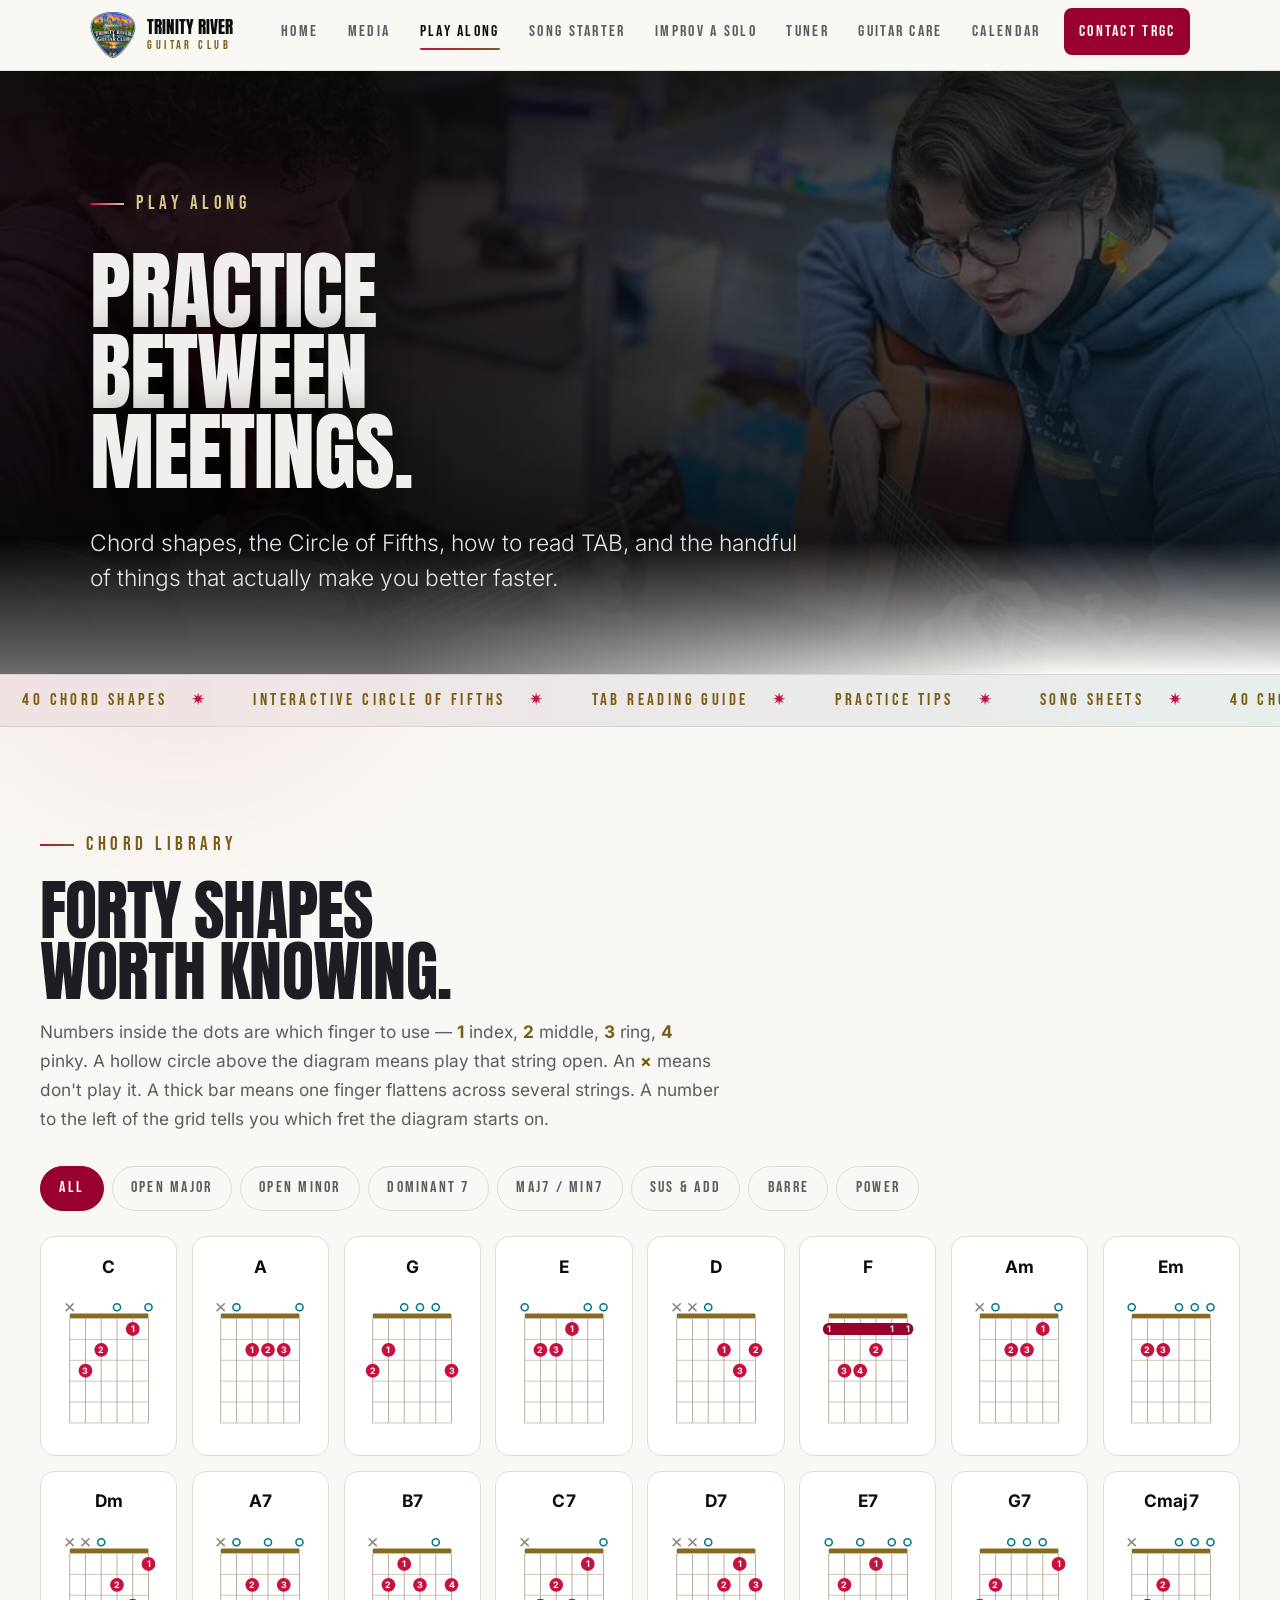
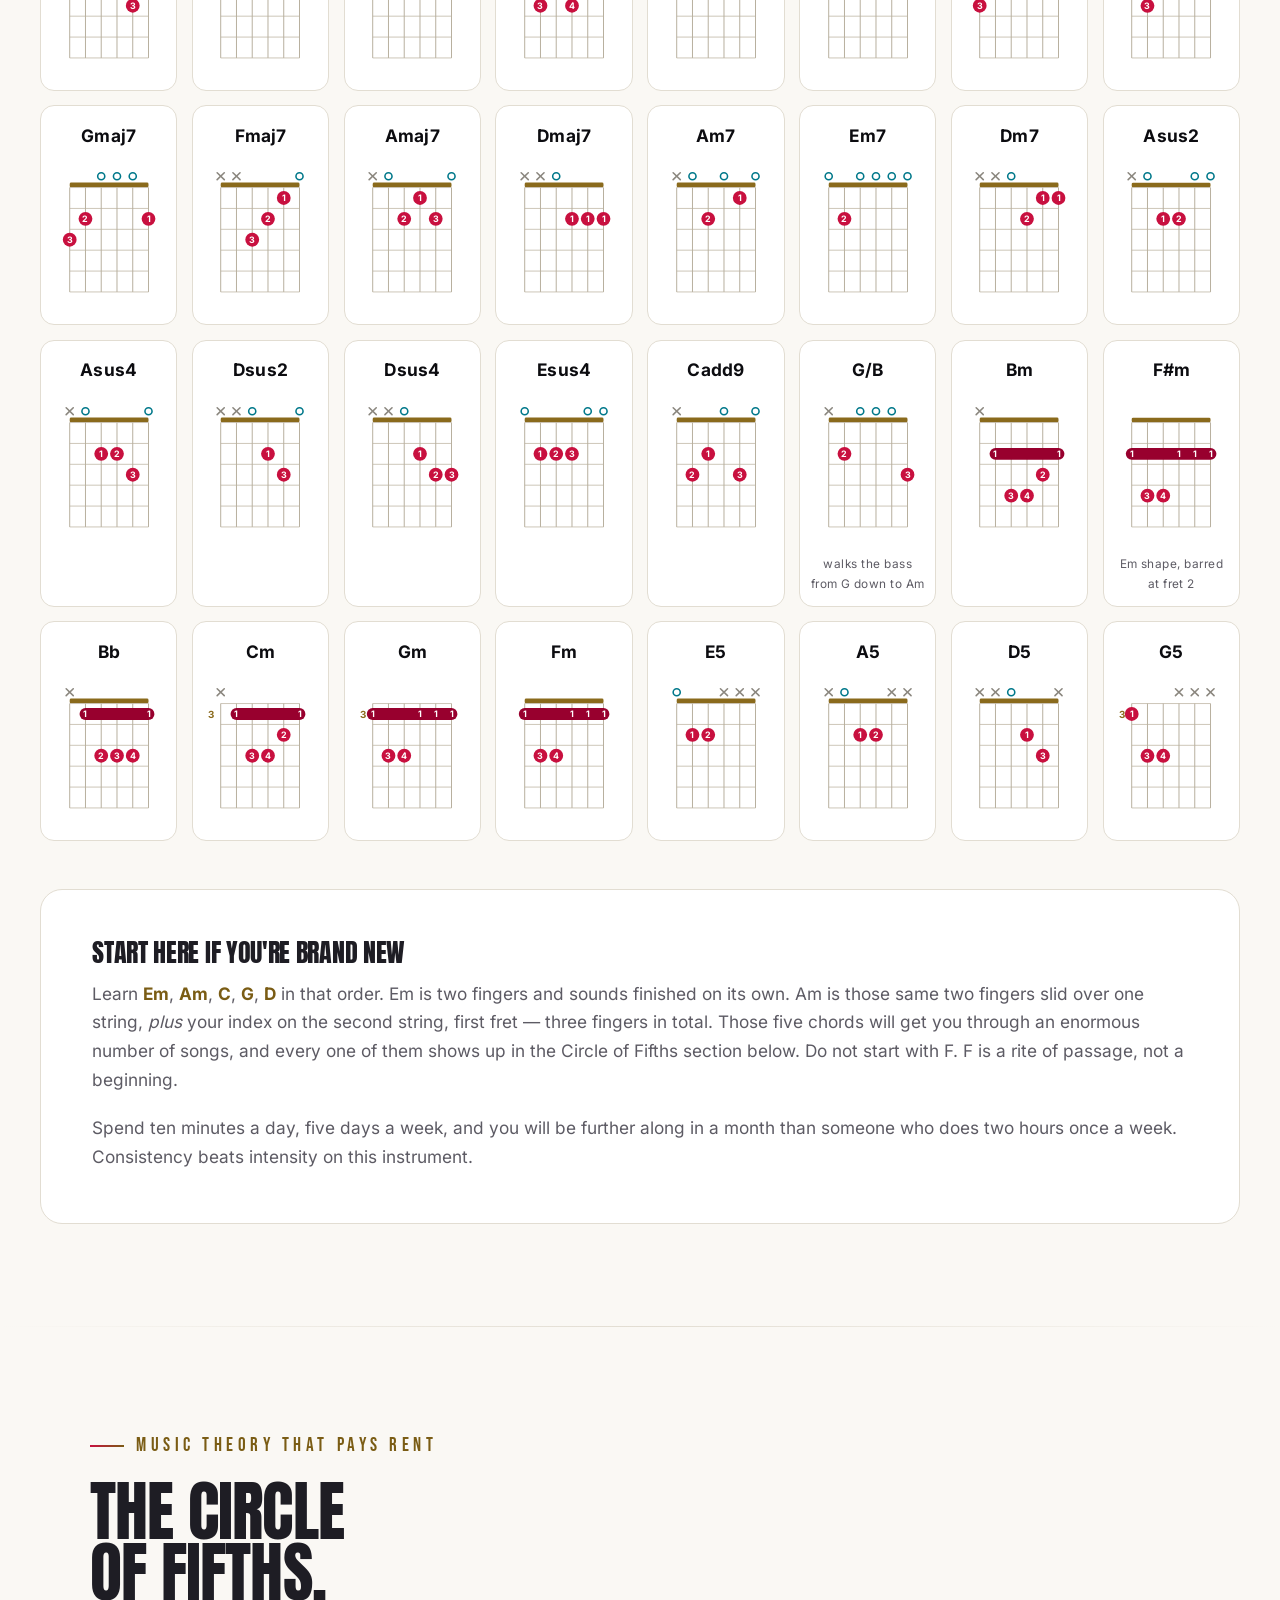
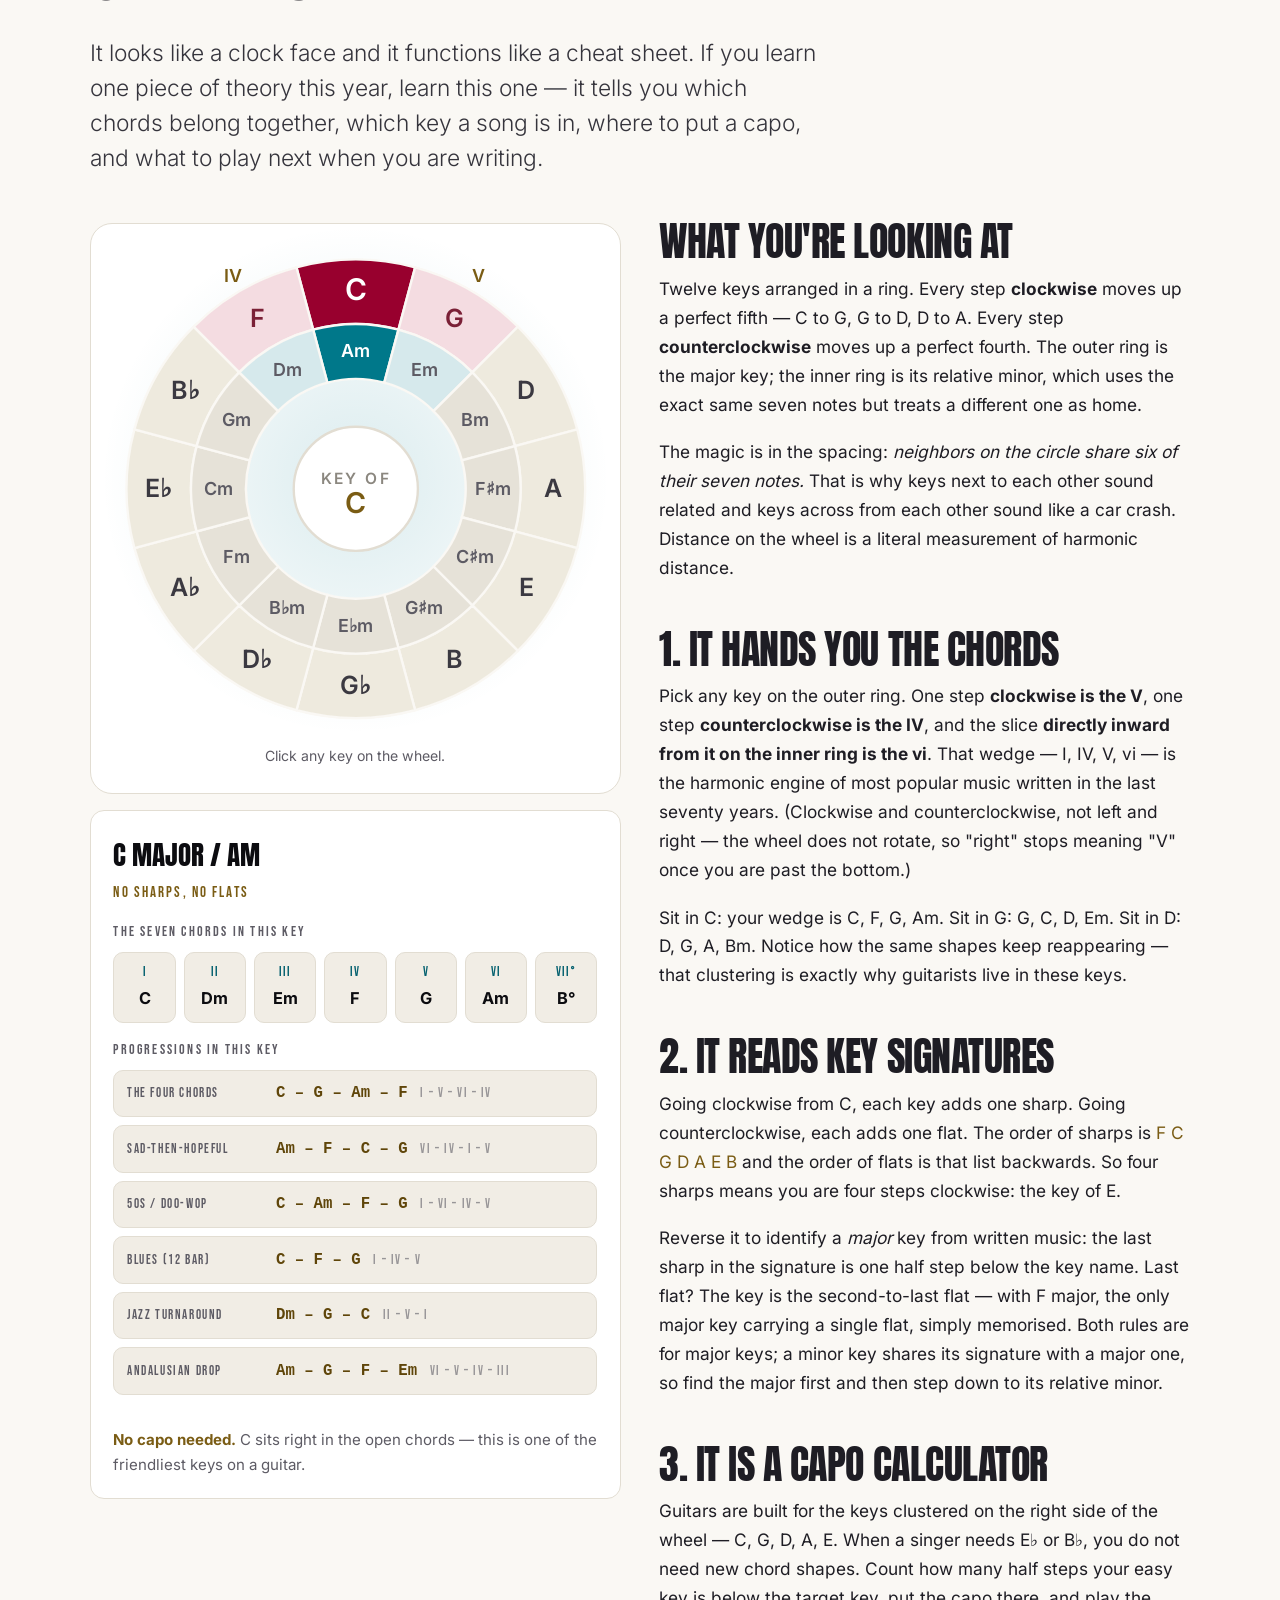
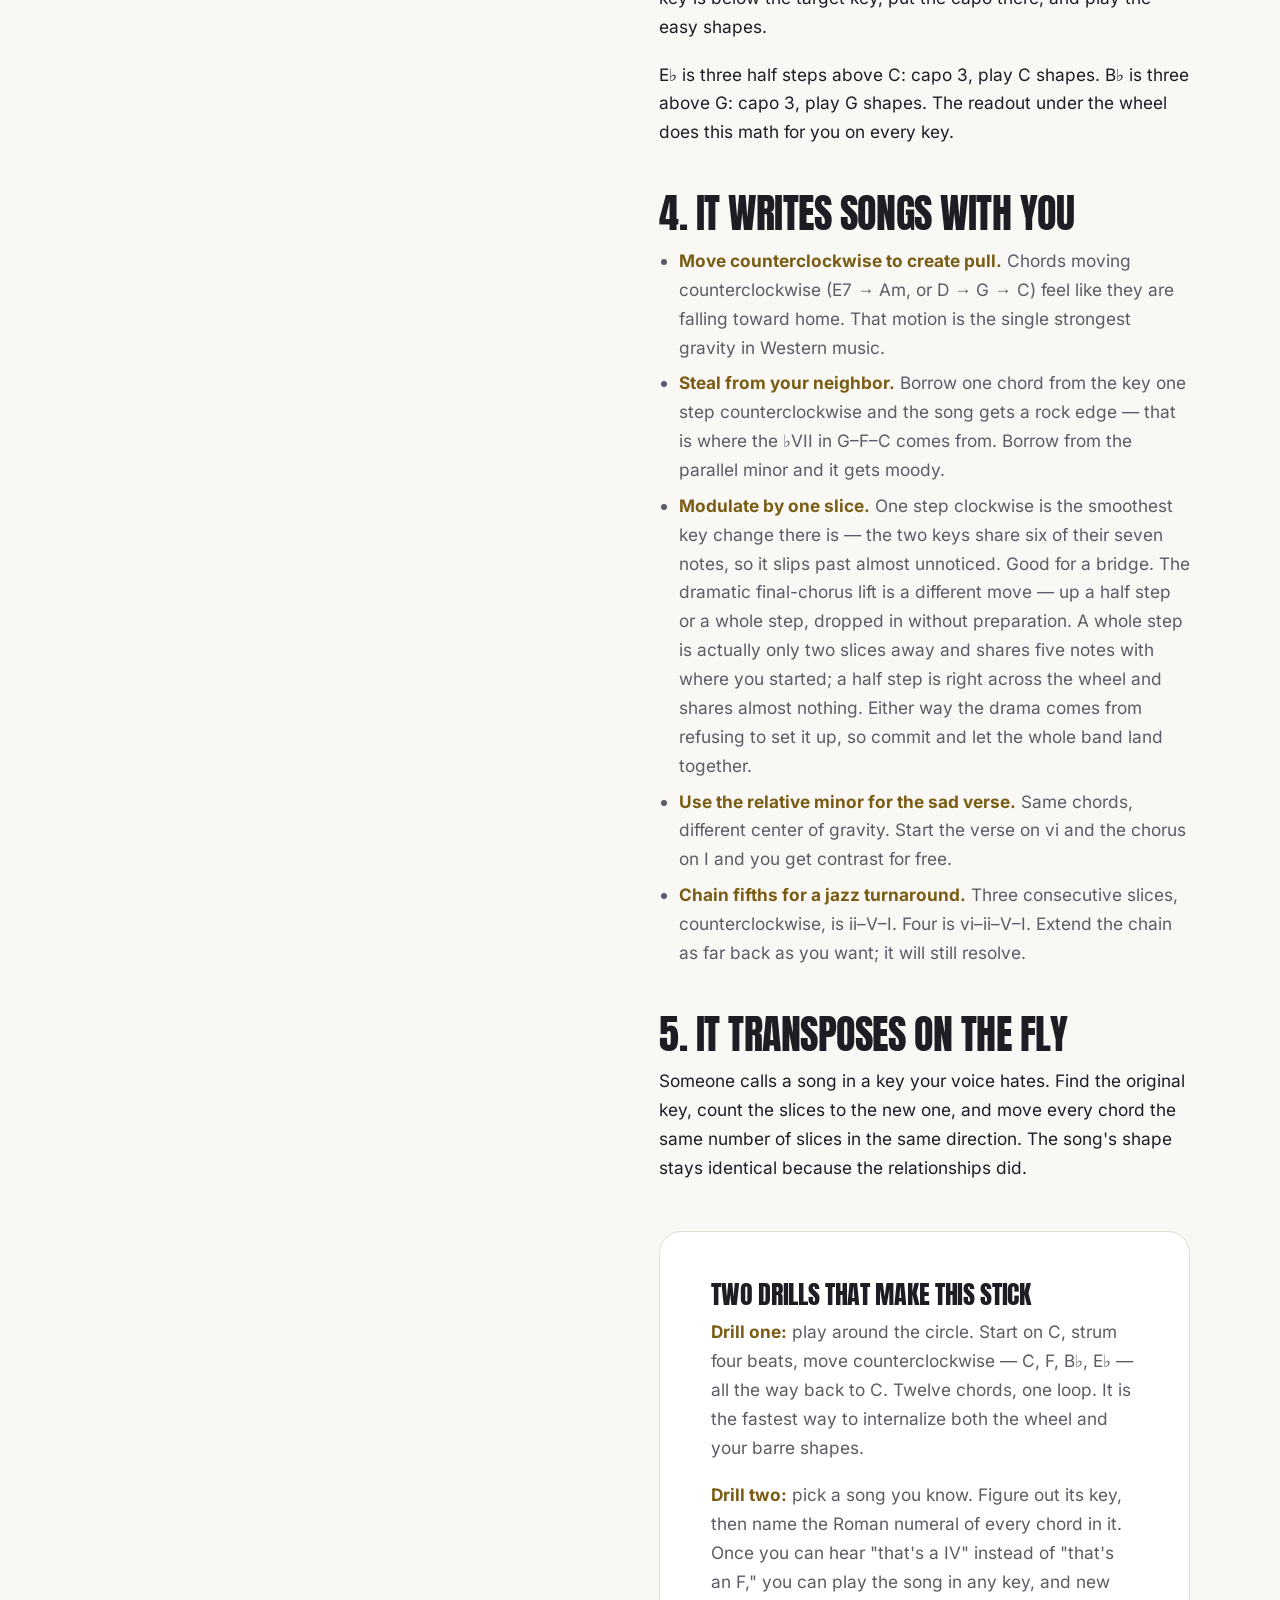
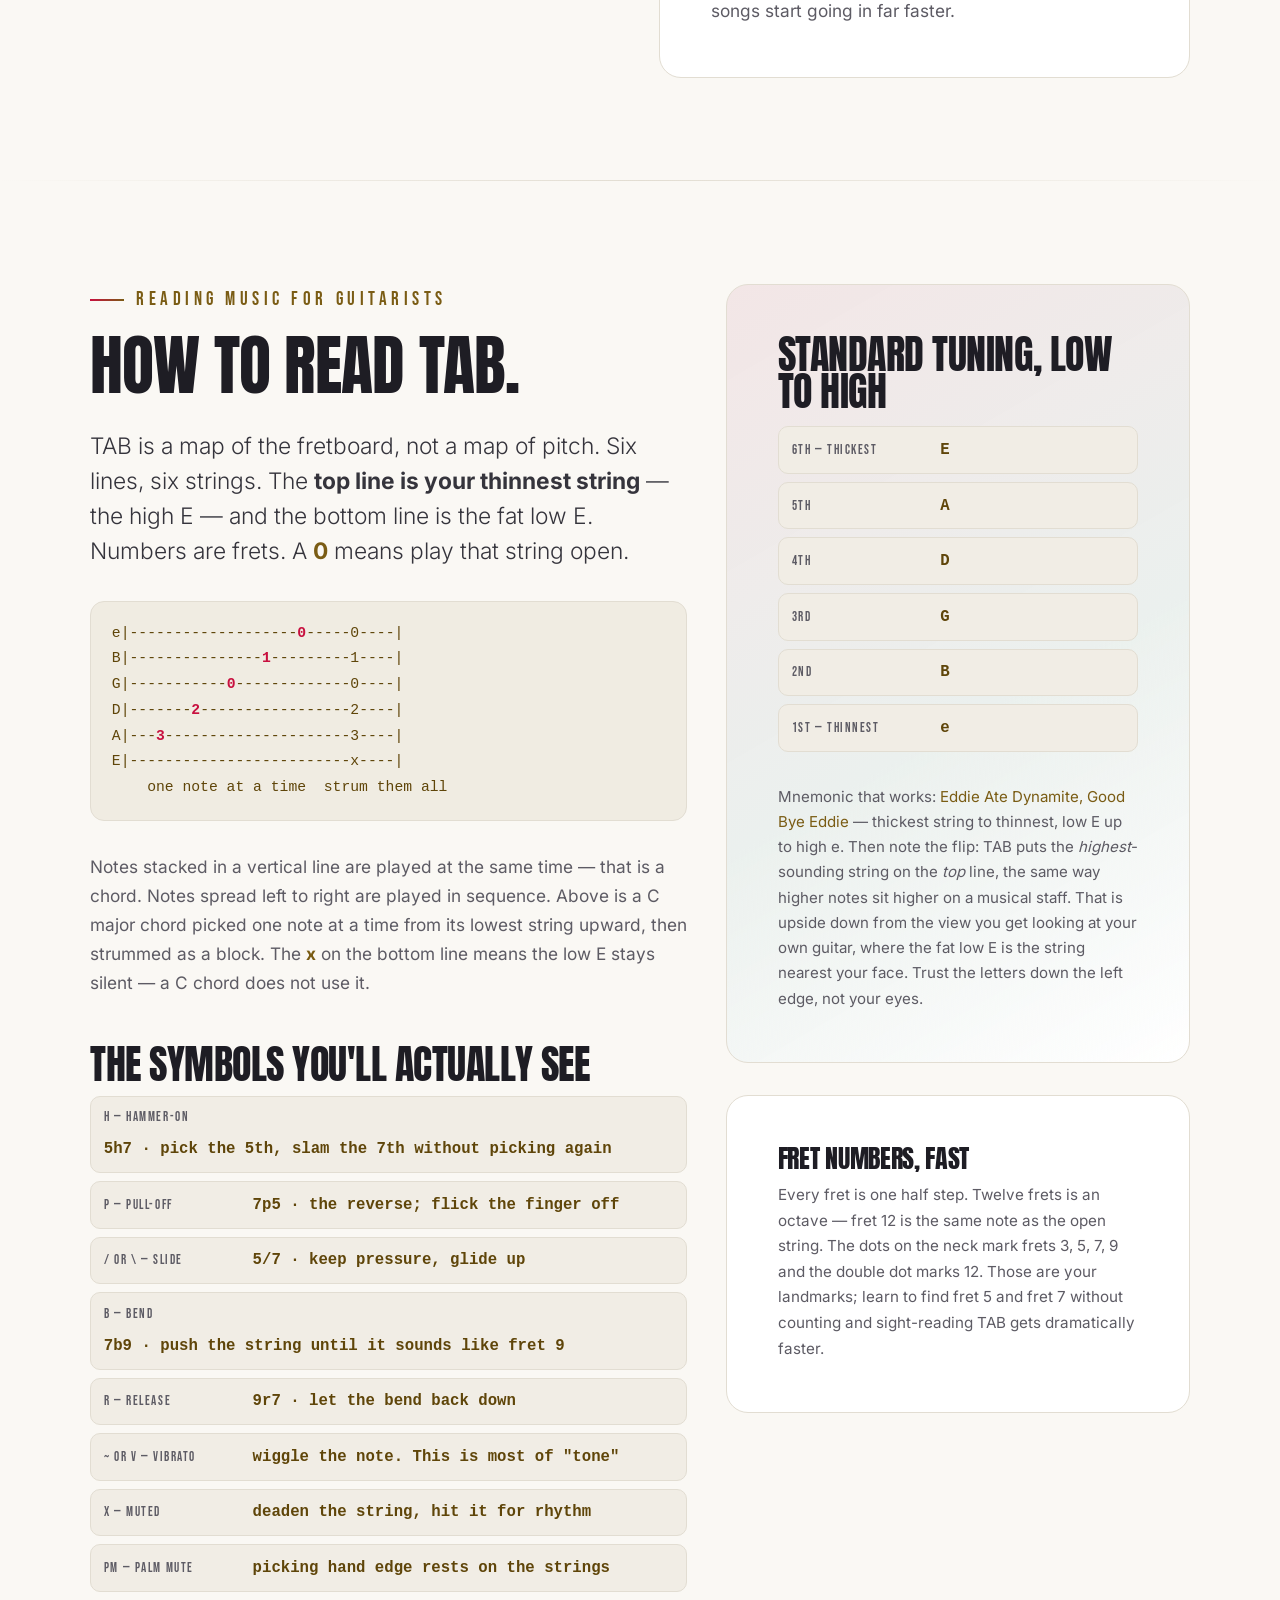
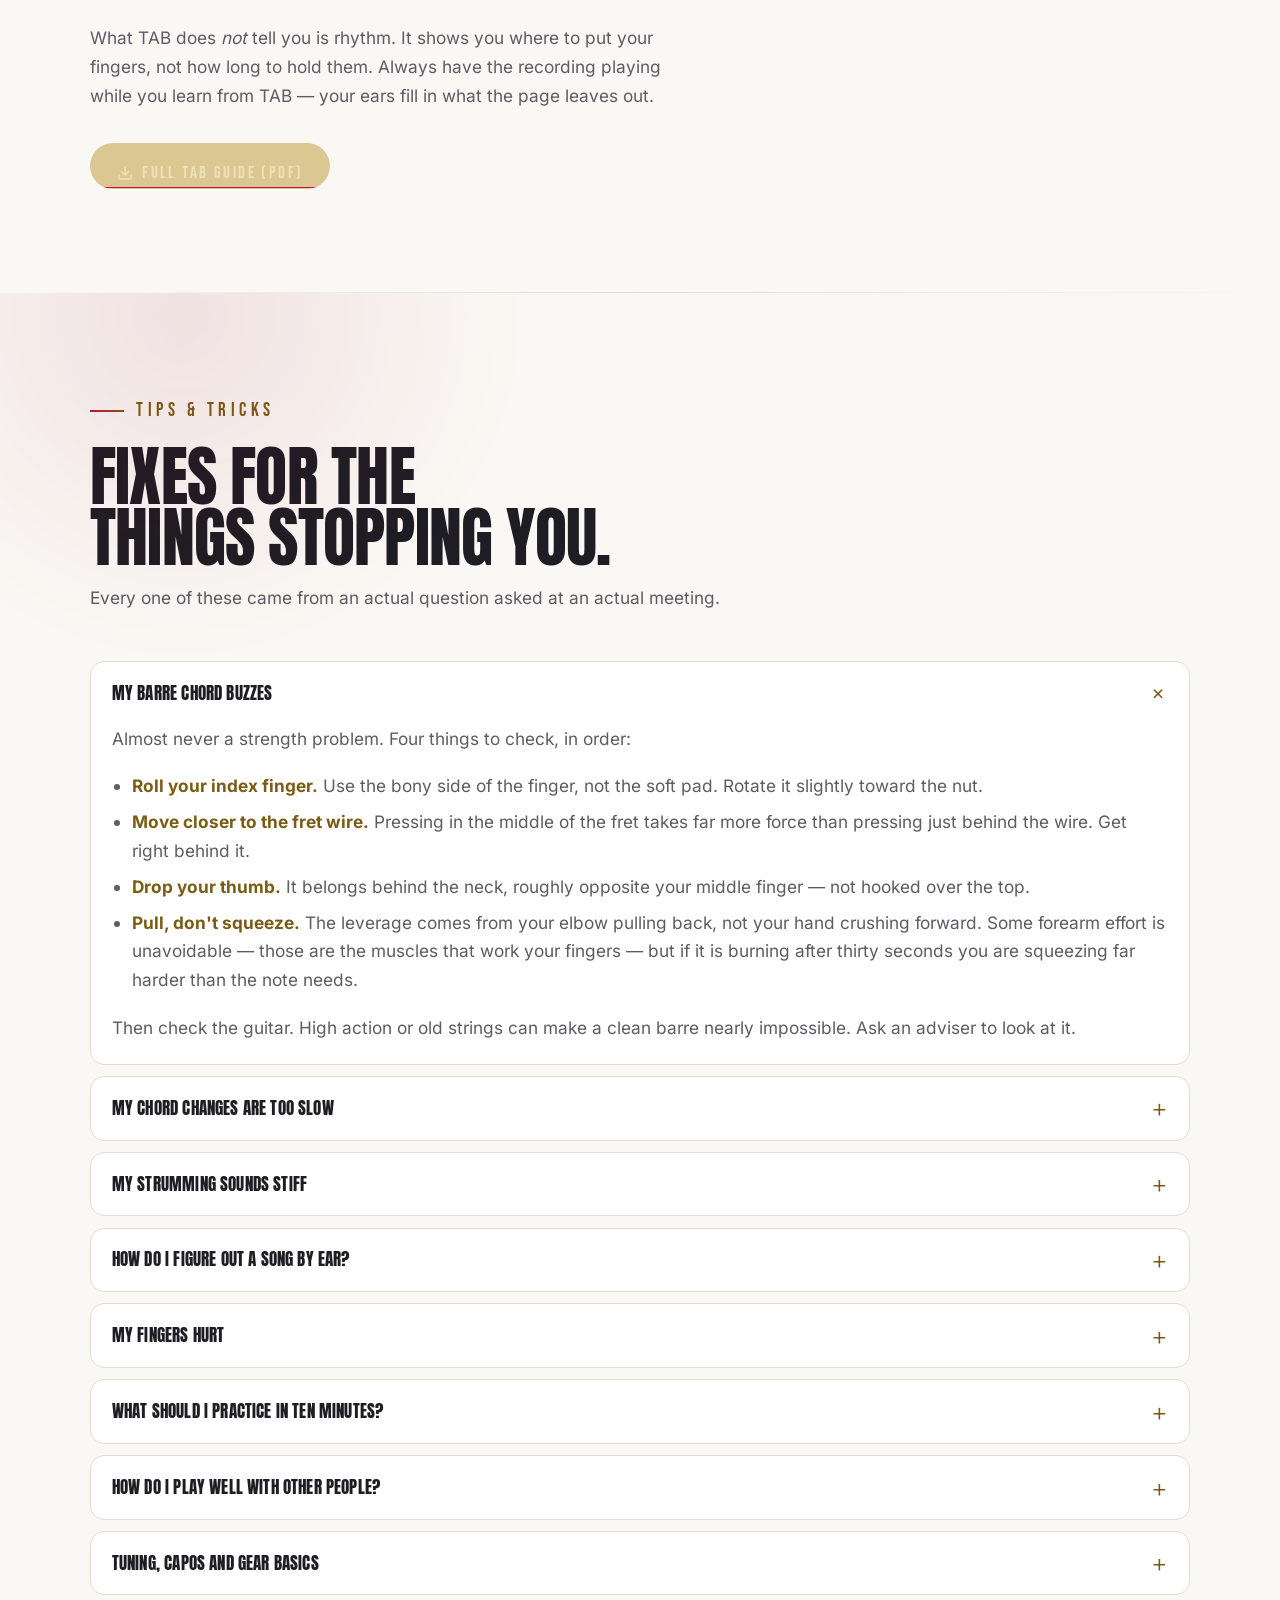
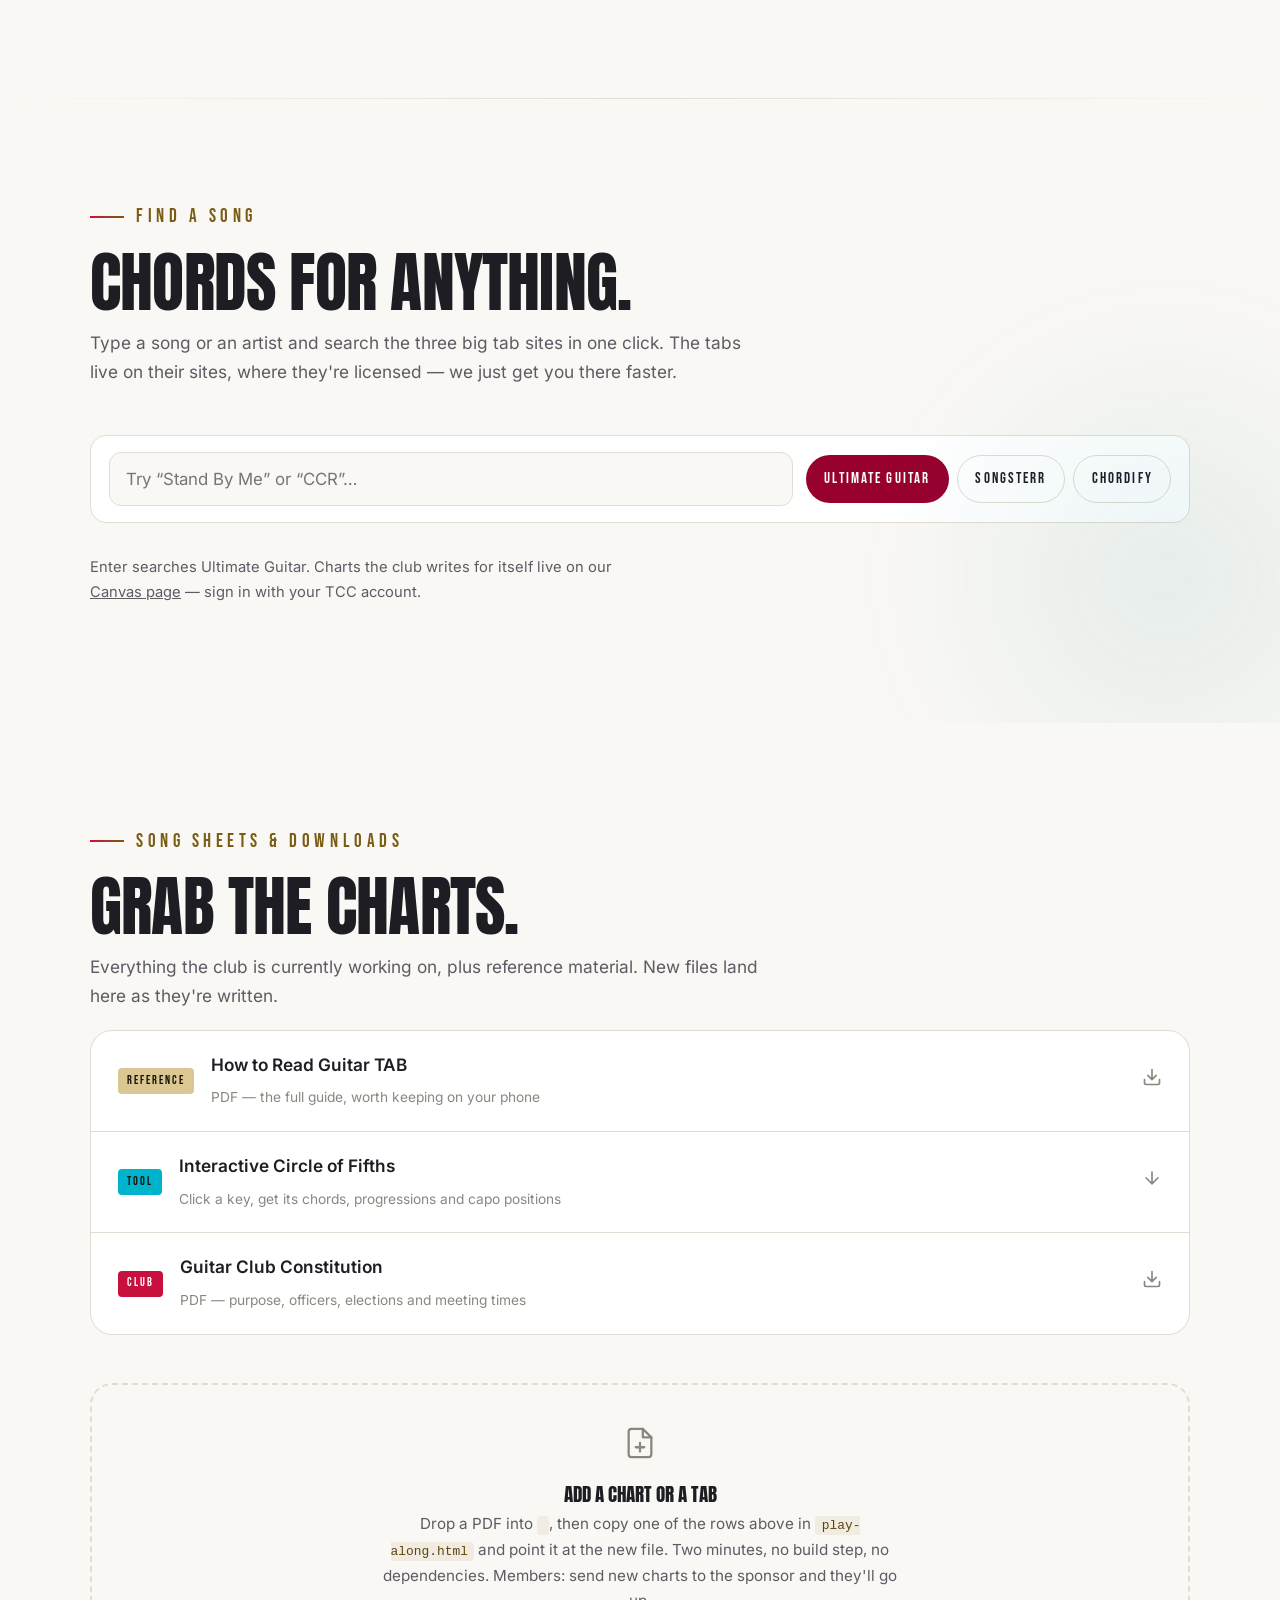
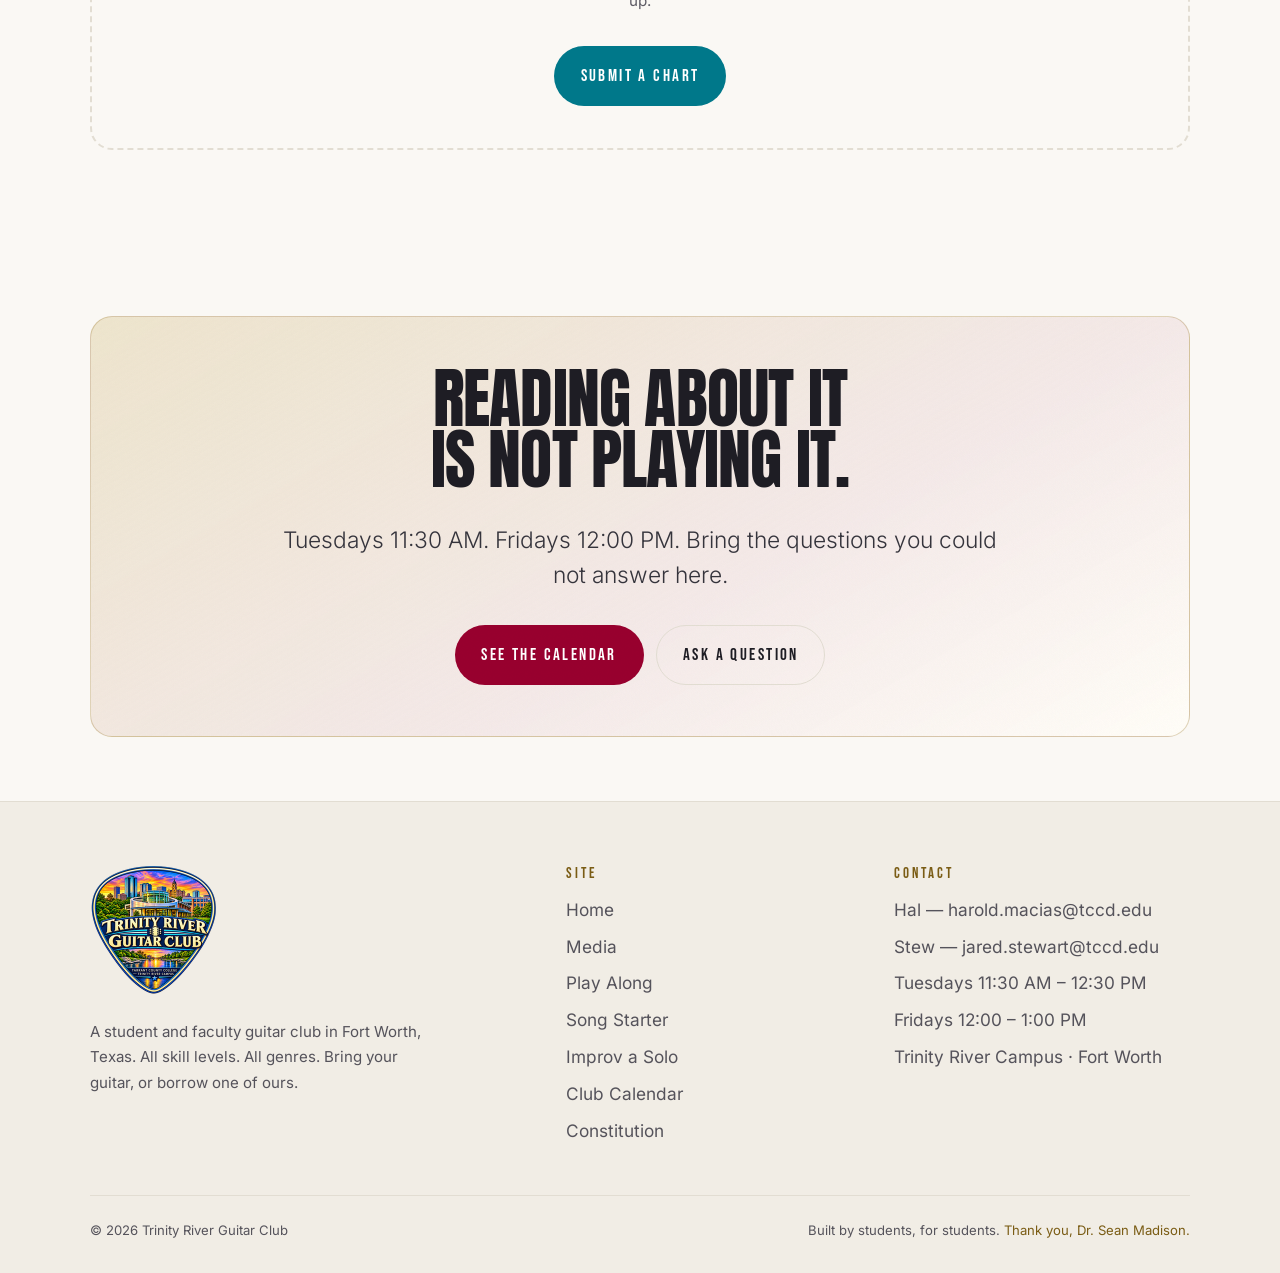
<file: playalong.html>
<!DOCTYPE html>
<html lang="en" data-theme="daylight">
<head>
<meta charset="utf-8">
<meta name="viewport" content="width=device-width, initial-scale=1">
<title>Play Along — Trinity River Guitar Club</title>
<meta name="description" content="Chord diagrams, an interactive Circle of Fifths, how to read guitar TAB, and practice tips from the Trinity River Guitar Club.">
<meta name="theme-color" content="#0a0a0c">
<link rel="canonical" href="https://trinityriverguitarclub.com/play-along.html">
<meta property="og:type" content="website">
<meta property="og:title" content="Play Along — Trinity River Guitar Club">
<meta property="og:description" content="Chords, the Circle of Fifths, TAB, and tips. Everything you need between meetings.">
<link rel="icon" type="image/png" sizes="32x32" href="favicon-32.png">
<link rel="icon" type="image/png" sizes="192x192" href="trgc-logo-192.png">
<link rel="apple-touch-icon" href="apple-touch-icon.png">
<link rel="preload" href="anton-latin-400-normal.woff2" as="font" type="font/woff2" crossorigin>
<link rel="preload" href="inter-latin-400-normal.woff2" as="font" type="font/woff2" crossorigin>
<link rel="stylesheet" href="site.css">
</head>
<body>
<a class="skip" href="#main">Skip to content</a>

<header class="site-head">
  <div class="wrap nav">
    <a class="brand" href="index.html" aria-label="Trinity River Guitar Club home">
      <img class="brand__mark brand__logo" src="trgc-logo-96.png" srcset="trgc-logo-96.png 1x, trgc-logo-192.png 2x" width="46" height="46" alt="">
      <span class="brand__txt"><span class="brand__name">Trinity River</span><span class="brand__sub">Guitar Club</span></span>
    </a>
    <button class="nav__toggle" aria-expanded="false" aria-controls="primary-nav" aria-label="Menu"><span></span><span></span><span></span></button>
    <ul class="nav__links" id="primary-nav">
      <li><a href="index.html">Home</a></li>
      <li><a href="media.html">Media</a></li>
      <li><a href="play-along.html" aria-current="page">Play Along</a></li>
      <li><a href="progressions.html">Song Starter</a></li>
      <li><a href="improv.html">Improv a Solo</a></li>
      <li><a href="tuner.html">Tuner</a></li>
      <li><a href="guitar-care.html">Guitar Care</a></li>
      <li><a href="calendar.html">Calendar</a></li>

      <li class="nav__cta"><a class="btn btn--sm" href="mailto:harold.macias@tccd.edu?cc=jared.stewart@tccd.edu&amp;subject=Trinity%20River%20Guitar%20Club">Contact TRGC</a></li>
    </ul>
  </div>
</header>

<main id="main">

<!-- ===================== HERO ===================== -->
<section class="hero hero--page grain">
  <div class="hero__media">
    <img src="story-teach.jpg" alt="Two students working out a chord shape together" fetchpriority="high" width="1050" height="1400">
  </div>
  <div class="hero__scrim"></div>
  <div class="wrap hero__inner">
    <p class="eyebrow">Play Along</p>
    <h1 class="display d1" style="font-size:clamp(2.6rem,8vw,5.4rem)">Practice<br>between<br>meetings.</h1>
    <p class="lede hero__sub">Chord shapes, the Circle of Fifths, how to read TAB, and the handful of things that actually make you better faster.</p>
  </div>
</section>

<div class="ticker" aria-hidden="true">
  <div class="ticker__track">
    <span>40 chord shapes</span><span>Interactive circle of fifths</span><span>TAB reading guide</span><span>Practice tips</span><span>Song sheets</span>
    <span>40 chord shapes</span><span>Interactive circle of fifths</span><span>TAB reading guide</span><span>Practice tips</span><span>Song sheets</span>
  </div>
</div>

<!-- ===================== CHORDS ===================== -->
<section class="pad glow-crimson" id="chords">
  <div class="wrap wrap--wide">
    <div class="reveal" style="max-width:62ch">
      <p class="eyebrow">Chord library</p>
      <h2 class="display d2">Forty shapes<br>worth knowing.</h2>
      <p class="dim mt1">
        Numbers inside the dots are which finger to use — <b class="sand">1</b> index, <b class="sand">2</b> middle,
        <b class="sand">3</b> ring, <b class="sand">4</b> pinky. A hollow circle above the diagram means play that
        string open. An <b class="sand">×</b> means don't play it. A thick bar means one finger flattens across
        several strings. A number to the left of the grid tells you which fret the diagram starts on.
      </p>
    </div>

    <div class="chord-controls mt2 reveal" role="group" aria-label="Filter chords">
      <button class="filter" data-chordfilter="all" aria-pressed="true">All</button>
      <button class="filter" data-chordfilter="major" aria-pressed="false">Open major</button>
      <button class="filter" data-chordfilter="minor" aria-pressed="false">Open minor</button>
      <button class="filter" data-chordfilter="seventh" aria-pressed="false">Dominant 7</button>
      <button class="filter" data-chordfilter="seven" aria-pressed="false">Maj7 / min7</button>
      <button class="filter" data-chordfilter="color" aria-pressed="false">Sus &amp; add</button>
      <button class="filter" data-chordfilter="barre" aria-pressed="false">Barre</button>
      <button class="filter" data-chordfilter="power" aria-pressed="false">Power</button>
    </div>

    <div class="chordgrid reveal" id="chordgrid">
      <p class="dim">Chord diagrams load with JavaScript. If you're seeing this, enable JavaScript to view them.</p>
    </div>

    <div class="panel panel--outline mt3 reveal">
      <h3 class="display d4" style="margin-bottom:.9rem">Start here if you're brand new</h3>
      <p class="dim">
        Learn <b class="sand">Em</b>, <b class="sand">Am</b>, <b class="sand">C</b>, <b class="sand">G</b>,
        <b class="sand">D</b> in that order. Em is two fingers and sounds finished on its own. Am is those
        same two fingers slid over one string, <em>plus</em> your index on the second string, first fret —
        three fingers in total. Those five chords will get you through an enormous number of songs, and every
        one of them shows up in the Circle of Fifths section below. Do not start with F. F is a rite of
        passage, not a beginning.
      </p>
      <p class="dim mb0">
        Spend ten minutes a day, five days a week, and you will be further along in a month than someone
        who does two hours once a week. Consistency beats intensity on this instrument.
      </p>
    </div>
  </div>
</section>

<hr class="rule">

<!-- ===================== CIRCLE OF FIFTHS ===================== -->
<section class="pad glow-teal" id="circle">
  <div class="wrap">
    <div class="reveal" style="max-width:66ch">
      <p class="eyebrow">Music theory that pays rent</p>
      <h2 class="display d2">The Circle<br>of Fifths.</h2>
      <p class="lede mt2">
        It looks like a clock face and it functions like a cheat sheet. If you learn one piece of theory this
        year, learn this one — it tells you which chords belong together, which key a song is in, where to put
        a capo, and what to play next when you are writing.
      </p>
    </div>

    <div class="cof-layout mt3">
      <div class="reveal">
        <div class="cof-wrap">
          <svg id="cof" viewBox="0 0 400 400" role="application" aria-label="Interactive circle of fifths — select a key"></svg>
          <p class="dim center mt1 mb0" style="font-size:.88rem">Click any key on the wheel.</p>
        </div>

        <div class="cof-readout">
          <div class="cof-readout__key" id="cof-key">C major / Am</div>
          <div class="cof-readout__sig" id="cof-sig">no sharps, no flats</div>

          <p class="dim" style="font-size:.86rem;font-family:var(--font-label);letter-spacing:.16em;text-transform:uppercase;margin-bottom:.5rem">
            The seven chords in this key
          </p>
          <div class="degrees" id="cof-degrees"></div>

          <p class="dim" style="font-size:.86rem;font-family:var(--font-label);letter-spacing:.16em;text-transform:uppercase;margin-bottom:.5rem">
            Progressions in this key
          </p>
          <div class="progs" id="cof-progs"></div>

          <p class="dim mt2 mb0" id="cof-capo" style="font-size:.94rem"></p>
        </div>
      </div>

      <div class="reveal dly1 prose">
        <h3 class="display d3" style="margin-bottom:.9rem">What you're looking at</h3>
        <p>
          Twelve keys arranged in a ring. Every step <strong>clockwise</strong> moves up a perfect fifth —
          C to G, G to D, D to A. Every step <strong>counterclockwise</strong> moves up a perfect fourth.
          The outer ring is the major key; the inner ring is its relative minor, which uses the exact same
          seven notes but treats a different one as home.
        </p>
        <p>
          The magic is in the spacing: <em>neighbors on the circle share six of their seven notes.</em>
          That is why keys next to each other sound related and keys across from each other sound like a
          car crash. Distance on the wheel is a literal measurement of harmonic distance.
        </p>

        <h3 class="display d3 mt3" style="margin-bottom:.9rem">1. It hands you the chords</h3>
        <p>
          Pick any key on the outer ring. One step <strong>clockwise is the V</strong>, one step
          <strong>counterclockwise is the IV</strong>, and the slice <strong>directly inward from it on the
          inner ring is the vi</strong>. That wedge — I, IV, V, vi — is the harmonic engine of most popular
          music written in the last seventy years. (Clockwise and counterclockwise, not left and right — the
          wheel does not rotate, so "right" stops meaning "V" once you are past the bottom.)
        </p>
        <p>
          Sit in C: your wedge is C, F, G, Am. Sit in G: G, C, D, Em. Sit in D: D, G, A, Bm. Notice how the
          same shapes keep reappearing — that clustering is exactly why guitarists live in these keys.
        </p>

        <h3 class="display d3 mt3" style="margin-bottom:.9rem">2. It reads key signatures</h3>
        <p>
          Going clockwise from C, each key adds one sharp. Going counterclockwise, each adds one flat. The
          order of sharps is <span class="sand">F C G D A E B</span> and the order of flats is that list
          backwards. So four sharps means you are four steps clockwise: the key of E.
        </p>
        <p>
          Reverse it to identify a <em>major</em> key from written music: the last sharp in the signature is
          one half step below the key name. Last flat? The key is the second-to-last flat — with F major, the
          only major key carrying a single flat, simply memorised. Both rules are for major keys; a minor key
          shares its signature with a major one, so find the major first and then step down to its relative
          minor.
        </p>

        <h3 class="display d3 mt3" style="margin-bottom:.9rem">3. It is a capo calculator</h3>
        <p>
          Guitars are built for the keys clustered on the right side of the wheel — C, G, D, A, E. When a
          singer needs E♭ or B♭, you do not need new chord shapes. Count how many half steps your easy key
          is below the target key, put the capo there, and play the easy shapes.
        </p>
        <p>
          E♭ is three half steps above C: capo 3, play C shapes. B♭ is three above G: capo 3, play G shapes.
          The readout under the wheel does this math for you on every key.
        </p>

        <h3 class="display d3 mt3" style="margin-bottom:.9rem">4. It writes songs with you</h3>
        <ul class="dim">
          <li><strong class="sand">Move counterclockwise to create pull.</strong> Chords moving counterclockwise (E7 → Am, or D → G → C) feel like they are falling toward home. That motion is the single strongest gravity in Western music.</li>
          <li><strong class="sand">Steal from your neighbor.</strong> Borrow one chord from the key one step counterclockwise and the song gets a rock edge — that is where the ♭VII in G–F–C comes from. Borrow from the parallel minor and it gets moody.</li>
          <li><strong class="sand">Modulate by one slice.</strong> One step clockwise is the smoothest key change there is — the two keys share six of their seven notes, so it slips past almost unnoticed. Good for a bridge. The dramatic final-chorus lift is a different move — up a half step or a whole step, dropped in without preparation. A whole step is actually only two slices away and shares five notes with where you started; a half step is right across the wheel and shares almost nothing. Either way the drama comes from refusing to set it up, so commit and let the whole band land together.</li>
          <li><strong class="sand">Use the relative minor for the sad verse.</strong> Same chords, different center of gravity. Start the verse on vi and the chorus on I and you get contrast for free.</li>
          <li><strong class="sand">Chain fifths for a jazz turnaround.</strong> Three consecutive slices, counterclockwise, is ii–V–I. Four is vi–ii–V–I. Extend the chain as far back as you want; it will still resolve.</li>
        </ul>

        <h3 class="display d3 mt3" style="margin-bottom:.9rem">5. It transposes on the fly</h3>
        <p>
          Someone calls a song in a key your voice hates. Find the original key, count the slices to the new
          one, and move every chord the same number of slices in the same direction. The song's shape stays
          identical because the relationships did.
        </p>

        <div class="panel panel--outline mt3">
          <h4 class="display d4" style="margin-bottom:.7rem">Two drills that make this stick</h4>
          <p class="dim">
            <strong class="sand">Drill one:</strong> play around the circle. Start on C, strum four beats,
            move counterclockwise — C, F, B♭, E♭ — all the way back to C. Twelve chords, one loop. It is
            the fastest way to internalize both the wheel and your barre shapes.
          </p>
          <p class="dim mb0">
            <strong class="sand">Drill two:</strong> pick a song you know. Figure out its key, then name the
            Roman numeral of every chord in it. Once you can hear "that's a IV" instead of "that's an F,"
            you can play the song in any key, and new songs start going in far faster.
          </p>
        </div>
      </div>
    </div>
  </div>
</section>

<hr class="rule">

<!-- ===================== TAB ===================== -->
<section class="pad" id="tab">
  <div class="wrap">
    <div class="grid grid-3-2" style="align-items:start">
      <div class="reveal prose">
        <p class="eyebrow">Reading music for guitarists</p>
        <h2 class="display d2">How to read TAB.</h2>
        <p class="lede mt2">
          TAB is a map of the fretboard, not a map of pitch. Six lines, six strings. The
          <strong>top line is your thinnest string</strong> — the high E — and the bottom line is the fat
          low E. Numbers are frets. A <b class="sand">0</b> means play that string open.
        </p>

        <div class="tabdemo mt2" aria-label="Example guitar tablature">e|-------------------<b>0</b>-----0----|
B|---------------<b>1</b>---------1----|
G|-----------<b>0</b>-------------0----|
D|-------<b>2</b>-----------------2----|
A|---<b>3</b>---------------------3----|
E|-------------------------x----|
    one note at a time  strum them all</div>

        <p class="dim mt2">
          Notes stacked in a vertical line are played at the same time — that is a chord. Notes spread left
          to right are played in sequence. Above is a C major chord picked one note at a time from its lowest
          string upward, then strummed as a block. The <b class="sand">x</b> on the bottom line means the low
          E stays silent — a C chord does not use it.
        </p>

        <h3 class="display d3 mt3" style="margin-bottom:.8rem">The symbols you'll actually see</h3>
        <div class="grid" style="gap:.5rem">
          <div class="prog"><span class="prog__name">h — hammer-on</span><span class="prog__chords">5h7 · pick the 5th, slam the 7th without picking again</span></div>
          <div class="prog"><span class="prog__name">p — pull-off</span><span class="prog__chords">7p5 · the reverse; flick the finger off</span></div>
          <div class="prog"><span class="prog__name">/ or \ — slide</span><span class="prog__chords">5/7 · keep pressure, glide up</span></div>
          <div class="prog"><span class="prog__name">b — bend</span><span class="prog__chords">7b9 · push the string until it sounds like fret 9</span></div>
          <div class="prog"><span class="prog__name">r — release</span><span class="prog__chords">9r7 · let the bend back down</span></div>
          <div class="prog"><span class="prog__name">~ or v — vibrato</span><span class="prog__chords">wiggle the note. This is most of "tone"</span></div>
          <div class="prog"><span class="prog__name">x — muted</span><span class="prog__chords">deaden the string, hit it for rhythm</span></div>
          <div class="prog"><span class="prog__name">PM — palm mute</span><span class="prog__chords">picking hand edge rests on the strings</span></div>
        </div>

        <p class="dim mt2">
          What TAB does <em>not</em> tell you is rhythm. It shows you where to put your fingers, not how long
          to hold them. Always have the recording playing while you learn from TAB — your ears fill in what
          the page leaves out.
        </p>

        <div class="btn-row mt2">
          <a class="btn btn--sand" href="how-to-read-guitar-tab.pdf" target="_blank" rel="noopener">
            <svg width="16" height="16" viewBox="0 0 24 24" fill="none" stroke="currentColor" stroke-width="2.2" stroke-linecap="round" aria-hidden="true"><path d="M21 15v4a2 2 0 0 1-2 2H5a2 2 0 0 1-2-2v-4M7 10l5 5 5-5M12 15V3"/></svg>
            Full TAB guide (PDF)
          </a>
        </div>
      </div>

      <div class="reveal dly1">
        <div class="panel">
          <h3 class="display d3" style="margin-bottom:1rem">Standard tuning, low to high</h3>
          <div class="grid" style="gap:.5rem">
            <div class="prog"><span class="prog__name">6th — thickest</span><span class="prog__chords">E</span></div>
            <div class="prog"><span class="prog__name">5th</span><span class="prog__chords">A</span></div>
            <div class="prog"><span class="prog__name">4th</span><span class="prog__chords">D</span></div>
            <div class="prog"><span class="prog__name">3rd</span><span class="prog__chords">G</span></div>
            <div class="prog"><span class="prog__name">2nd</span><span class="prog__chords">B</span></div>
            <div class="prog"><span class="prog__name">1st — thinnest</span><span class="prog__chords">e</span></div>
          </div>
          <p class="dim mt2 mb0" style="font-size:.94rem">
            Mnemonic that works: <span class="sand">Eddie Ate Dynamite, Good Bye Eddie</span> — thickest
            string to thinnest, low E up to high e. Then note the flip: TAB puts the <em>highest</em>-sounding
            string on the <em>top</em> line, the same way higher notes sit higher on a musical staff. That is
            upside down from the view you get looking at your own guitar, where the fat low E is the string
            nearest your face. Trust the letters down the left edge, not your eyes.
          </p>
        </div>

        <div class="panel panel--outline mt2">
          <h3 class="display d4" style="margin-bottom:.7rem">Fret numbers, fast</h3>
          <p class="dim mb0" style="font-size:.95rem">
            Every fret is one half step. Twelve frets is an octave — fret 12 is the same note as the open
            string. The dots on the neck mark frets 3, 5, 7, 9 and the double dot marks 12. Those are your
            landmarks; learn to find fret 5 and fret 7 without counting and sight-reading TAB gets
            dramatically faster.
          </p>
        </div>
      </div>
    </div>
  </div>
</section>

<hr class="rule">

<!-- ===================== TIPS ===================== -->
<section class="pad glow-crimson" id="tips">
  <div class="wrap">
    <div class="reveal" style="max-width:62ch">
      <p class="eyebrow">Tips &amp; tricks</p>
      <h2 class="display d2">Fixes for the<br>things stopping you.</h2>
      <p class="dim mt1">Every one of these came from an actual question asked at an actual meeting.</p>
    </div>

    <div class="mt3 reveal">
      <details class="acc" open>
        <summary>My barre chord buzzes</summary>
        <div class="acc__body">
          <p>
            Almost never a strength problem. Four things to check, in order:
          </p>
          <ul>
            <li><strong class="sand">Roll your index finger.</strong> Use the bony side of the finger, not the soft pad. Rotate it slightly toward the nut.</li>
            <li><strong class="sand">Move closer to the fret wire.</strong> Pressing in the middle of the fret takes far more force than pressing just behind the wire. Get right behind it.</li>
            <li><strong class="sand">Drop your thumb.</strong> It belongs behind the neck, roughly opposite your middle finger — not hooked over the top.</li>
            <li><strong class="sand">Pull, don't squeeze.</strong> The leverage comes from your elbow pulling back, not your hand crushing forward. Some forearm effort is unavoidable — those are the muscles that work your fingers — but if it is burning after thirty seconds you are squeezing far harder than the note needs.</li>
          </ul>
          <p class="mb0">Then check the guitar. High action or old strings can make a clean barre nearly impossible. Ask an adviser to look at it.</p>
        </div>
      </details>

      <details class="acc">
        <summary>My chord changes are too slow</summary>
        <div class="acc__body">
          <p>
            <strong class="sand">One-minute changes.</strong> Pick two chords. Set a timer for sixty seconds
            and switch back and forth as many times as you can, counting each clean change. Write the number
            down. Do it again tomorrow. You will watch the number climb, and watching it climb is what keeps
            you practicing.
          </p>
          <p>
            <strong class="sand">Find the anchor finger.</strong> Between C and Am, <em>two</em> fingers
            never move: index on the second string first fret, middle on the fourth string second fret. Only
            your ring finger relocates. Between Em and Am the two fingers you already have slide over one
            string and the index drops in behind them. Look for the finger that can stay
            planted and pivot around it instead of rebuilding the chord from scratch.
          </p>
          <p class="mb0">
            <strong class="sand">Keep strumming through the change.</strong> Do not stop your right hand while
            your left hand catches up. A missed beat is worse than a fuzzy chord. Play through it.
          </p>
        </div>
      </details>

      <details class="acc">
        <summary>My strumming sounds stiff</summary>
        <div class="acc__body">
          <p>
            Your strumming hand should never stop moving. Keep it swinging in steady eighth notes —
            down-up-down-up — and simply <em>miss the strings</em> on the beats you do not want to hit. That
            is the entire secret. Rhythm is what your hand is doing continuously; the pattern is just which
            swings connect.
          </p>
          <p>
            Start with all downstrokes on the beat. Then add an up between beats 2 and 3. Then between every
            beat. Do it to a metronome or a song, never in silence.
          </p>
          <p class="mb0">
            Loosen your grip on the pick. Hold it just firmly enough that it does not fly out of your hand —
            any tighter and the strum stops sounding like music and starts sounding like a rake.
          </p>
        </div>
      </details>

      <details class="acc">
        <summary>How do I figure out a song by ear?</summary>
        <div class="acc__body">
          <p>
            <strong class="sand">Step one: find the key.</strong> The last chord of the whole song is
            usually home — choruses often end on the IV or the V on purpose, to pull you back into the next
            verse. Hum the note the song feels like it wants to land on and find it on the guitar.
          </p>
          <p>
            <strong class="sand">Step two: try the wedge.</strong> More often than not the other chords are
            the I, IV, V and vi of that key. Use the Circle of Fifths above to get all four instantly, then
            play them against the recording and listen for which one fits.
          </p>
          <p class="mb0">
            <strong class="sand">Step three: name what you find in numbers.</strong> "I, V, vi, IV" travels
            with you to every key. "G, D, Em, C" only works once.
          </p>
        </div>
      </details>

      <details class="acc">
        <summary>My fingers hurt</summary>
        <div class="acc__body">
          <p>
            Fingertip soreness in the first few weeks is normal and it does resolve — calluses build in about
            two to three weeks of regular playing. Short daily sessions build them faster and hurt less than
            occasional long ones.
          </p>
          <p class="mb0">
            Pain in your wrist, forearm or thumb joint is a different thing entirely. That usually means the
            guitar is sitting too low, your wrist is bent too sharply, or you are gripping far harder than the
            note requires. Stop, adjust, and ask someone at a meeting to look at your hand position. Playing
            through joint pain is how people end up not playing at all.
          </p>
        </div>
      </details>

      <details class="acc">
        <summary>What should I practice in ten minutes?</summary>
        <div class="acc__body">
          <p>Split it three ways and use a timer so you actually stop:</p>
          <ul>
            <li><strong class="sand">3 minutes — hands.</strong> Chromatic runs, spider crawls, or one-minute changes. Boring on purpose.</li>
            <li><strong class="sand">4 minutes — the hard part.</strong> The four bars you keep flubbing. Not the whole song. Slow enough to play it right, then nudge the tempo.</li>
            <li><strong class="sand">3 minutes — play something you love.</strong> Badly is fine. This is the part that makes you pick the guitar up tomorrow.</li>
          </ul>
          <p class="mb0">Ten focused minutes a day beats a heroic weekend session every single time.</p>
        </div>
      </details>

      <details class="acc">
        <summary>How do I play well with other people?</summary>
        <div class="acc__body">
          <p>
            <strong class="sand">Count everyone in.</strong> Out loud. Four clicks before the first chord, at
            the actual tempo you intend to play. Most train wrecks start in bar one.
          </p>
          <p>
            <strong class="sand">Play less than you can.</strong> When six guitars all strum full chords, it
            turns to mud. Somebody plays the bass note, somebody plays a simplified rhythm, somebody plays
            the melody up the neck. Leaving space is a skill.
          </p>
          <p>
            <strong class="sand">If you get lost, stop and listen.</strong> Find beat one, come back in on the
            next chord change. Do not hunt for your place while playing — the audience hears the hunting.
          </p>
          <p>
            <strong class="sand">Watch each other.</strong> Endings, dynamics and tempo changes are all
            decided with eye contact, not telepathy.
          </p>
          <p>
            <strong class="sand">Listen, listen, and listen.</strong> Most of improvisation — and most of
            playing with other people — is knowing when <em>not</em> to play. Silence and space are both
            sounds. Make them part of your sonic landscape.
          </p>
          <p class="mb0">
            <strong class="sand">Challenge yourself.</strong> Play with people who are better than you, so
            you can learn and improve. That is the whole mission of the TRGC — it is why the room exists.
          </p>
        </div>
      </details>

      <details class="acc">
        <summary>Tuning, capos and gear basics</summary>
        <div class="acc__body">
          <p>
            <strong class="sand">Tune every single time you pick it up.</strong> Free apps are fine. Tune up
            to the note, not down to it — approaching from below takes the slack out of the tuner gear and
            the note holds.
          </p>
          <p>
            <strong class="sand">Capo placement matters.</strong> Just behind the fret wire, not on top of it,
            and only as tight as it needs to be. Over-clamping pulls the strings sharp.
          </p>
          <p class="mb0">
            <strong class="sand">Change your strings.</strong> Dead strings are the single most common reason
            a guitar sounds bad and refuses to stay in tune. If they look gray and feel gritty, they are done.
            The club can help you restring at a meeting.
          </p>
        </div>
      </details>
    </div>
  </div>
</section>

<hr class="rule">

<!-- ===================== SONG SHEETS / DOWNLOADS ===================== -->
<!-- ===================== FIND A SONG ===================== -->
<section class="pad glow-teal" id="find">
  <div class="wrap">
    <div class="reveal" style="max-width:62ch">
      <p class="eyebrow">Find a song</p>
      <h2 class="display d2">Chords for anything.</h2>
      <p class="dim mt1">
        Type a song or an artist and search the three big tab sites in one click. The tabs live on
        their sites, where they're licensed — we just get you there faster.
      </p>
    </div>

    <div class="findbar reveal mt3">
      <label class="vh" for="findq">Song or artist</label>
      <input type="search" id="findq" placeholder="Try &ldquo;Stand By Me&rdquo; or &ldquo;CCR&rdquo;&hellip;" autocomplete="off" spellcheck="false">
      <div class="findbar__sites">
        <a class="btn btn--sm" id="find-ug" href="https://www.ultimate-guitar.com/" target="_blank" rel="noopener">Ultimate Guitar</a>
        <a class="btn btn--sm btn--ghost" id="find-ss" href="https://www.songsterr.com/" target="_blank" rel="noopener">Songsterr</a>
        <a class="btn btn--sm btn--ghost" id="find-cf" href="https://chordify.net/" target="_blank" rel="noopener">Chordify</a>
      </div>
    </div>
    <p class="dim reveal mt2" style="font-size:.92rem;max-width:60ch">
      Enter searches Ultimate Guitar. Charts the club writes for itself live on our
      <a href="https://canvas.tccd.edu/courses/104217" target="_blank" rel="noopener">Canvas page</a>
      &mdash; sign in with your TCC account.
    </p>
  </div>
</section>

<section class="pad" id="sheets">
  <div class="wrap">
    <div class="reveal" style="max-width:62ch">
      <p class="eyebrow">Song sheets &amp; downloads</p>
      <h2 class="display d2">Grab the charts.</h2>
      <p class="dim mt1">Everything the club is currently working on, plus reference material. New files land here as they're written.</p>
    </div>

    <ul class="linklist mt3 reveal">
      <li>
        <a class="linkrow" href="how-to-read-guitar-tab.pdf" target="_blank" rel="noopener">
          <span class="linkrow__tag">Reference</span>
          <span class="linkrow__body">
            <span class="linkrow__title">How to Read Guitar TAB</span>
            <span class="linkrow__meta">PDF — the full guide, worth keeping on your phone</span>
          </span>
          <span class="linkrow__arrow" aria-hidden="true"><svg width="20" height="20" viewBox="0 0 24 24" fill="none" stroke="currentColor" stroke-width="2" stroke-linecap="round"><path d="M21 15v4a2 2 0 0 1-2 2H5a2 2 0 0 1-2-2v-4M7 10l5 5 5-5M12 15V3"/></svg></span>
        </a>
      </li>
      <li>
        <a class="linkrow" href="#circle">
          <span class="linkrow__tag linkrow__tag--teal">Tool</span>
          <span class="linkrow__body">
            <span class="linkrow__title">Interactive Circle of Fifths</span>
            <span class="linkrow__meta">Click a key, get its chords, progressions and capo positions</span>
          </span>
          <span class="linkrow__arrow" aria-hidden="true"><svg width="20" height="20" viewBox="0 0 24 24" fill="none" stroke="currentColor" stroke-width="2" stroke-linecap="round"><path d="M12 5v14M5 12l7 7 7-7"/></svg></span>
        </a>
      </li>
      <li>
        <a class="linkrow" href="trgc-constitution.pdf" target="_blank" rel="noopener">
          <span class="linkrow__tag linkrow__tag--crimson">Club</span>
          <span class="linkrow__body">
            <span class="linkrow__title">Guitar Club Constitution</span>
            <span class="linkrow__meta">PDF — purpose, officers, elections and meeting times</span>
          </span>
          <span class="linkrow__arrow" aria-hidden="true"><svg width="20" height="20" viewBox="0 0 24 24" fill="none" stroke="currentColor" stroke-width="2" stroke-linecap="round"><path d="M21 15v4a2 2 0 0 1-2 2H5a2 2 0 0 1-2-2v-4M7 10l5 5 5-5M12 15V3"/></svg></span>
        </a>
      </li>
    </ul>

    <div class="slot mt3 reveal">
      <div class="slot__ico">
        <svg width="34" height="34" viewBox="0 0 24 24" fill="none" stroke="currentColor" stroke-width="1.6" stroke-linecap="round" stroke-linejoin="round" aria-hidden="true"><path d="M14 2H6a2 2 0 0 0-2 2v16a2 2 0 0 0 2 2h12a2 2 0 0 0 2-2V8z"/><path d="M14 2v6h6M12 18v-6M9 15h6"/></svg>
      </div>
      <h3>Add a chart or a tab</h3>
      <p>
        Drop a PDF into <code></code>, then copy one of the rows above in
        <code>play-along.html</code> and point it at the new file. Two minutes, no build step, no
        dependencies. Members: send new charts to the sponsor and they'll go up.
      </p>
      <div class="btn-row mt2" style="justify-content:center">
        <a class="btn btn--teal" href="mailto:harold.macias@tccd.edu?cc=jared.stewart@tccd.edu&amp;subject=Song%20sheet%20for%20the%20TRGC%20site">Submit a chart</a>
      </div>
    </div>
  </div>
</section>

<!-- ===================== CTA ===================== -->
<section class="pad-sm">
  <div class="wrap">
    <div class="panel panel--sand grain center reveal">
      <h2 class="display d2">Reading about it<br>is not playing it.</h2>
      <p class="lede mt2" style="max-width:52ch;margin-inline:auto">
        Tuesdays 11:30&nbsp;AM. Fridays 12:00&nbsp;PM. Bring the questions you could not answer here.
      </p>
      <div class="btn-row mt2" style="justify-content:center">
        <a class="btn" href="calendar.html">See the calendar</a>
        <a class="btn btn--ghost" href="mailto:harold.macias@tccd.edu?cc=jared.stewart@tccd.edu&amp;subject=Guitar%20Club%20question">Ask a question</a>
      </div>
    </div>
  </div>
</section>

</main>

<footer class="site-foot">
  <div class="wrap">
    <div class="foot__grid foot">
      <div>
        <a class="foot__logo-link" href="trgc-logo.webp" data-logo-zoom aria-label="View the club logo full size"><img class="foot__logo" src="trgc-logo-256.png" width="128" height="128" alt="" loading="lazy" decoding="async"></a>
        <p class="dim" style="max-width:38ch;font-size:.94rem">A student and faculty guitar club in Fort Worth, Texas. All skill levels. All genres. Bring your guitar, or borrow one of ours.</p>
      </div>
      <div>
        <h4>Site</h4>
        <ul>
          <li><a href="index.html">Home</a></li>
          <li><a href="media.html">Media</a></li>
          <li><a href="play-along.html">Play Along</a></li>
          <li><a href="progressions.html">Song Starter</a></li>
          <li><a href="improv.html">Improv a Solo</a></li>
          <li><a href="calendar.html">Club Calendar</a></li>
          <li><a href="trgc-constitution.pdf">Constitution</a></li>
        </ul>
      </div>
      <div>
        <h4>Contact</h4>
        <ul>
          <li>Hal &mdash; <a href="mailto:harold.macias@tccd.edu">harold.macias@tccd.edu</a></li>
          <li>Stew &mdash; <a href="mailto:jared.stewart@tccd.edu">jared.stewart@tccd.edu</a></li>
          <li><span class="dim">Tuesdays 11:30 AM – 12:30 PM</span></li>
          <li><span class="dim">Fridays 12:00 – 1:00 PM</span></li>
          <li><span class="dim">Trinity River Campus · Fort Worth</span></li>
        </ul>
      </div>
    </div>
    <div class="foot__bottom">
      <span>© <span data-year>2026</span> Trinity River Guitar Club</span>
      <span>Built by students, for students. <span class="sand">Thank you, Dr. Sean Madison.</span></span>
    </div>
  </div>
</footer>

<script src="site.js" defer></script>
</body>
</html>
</file>
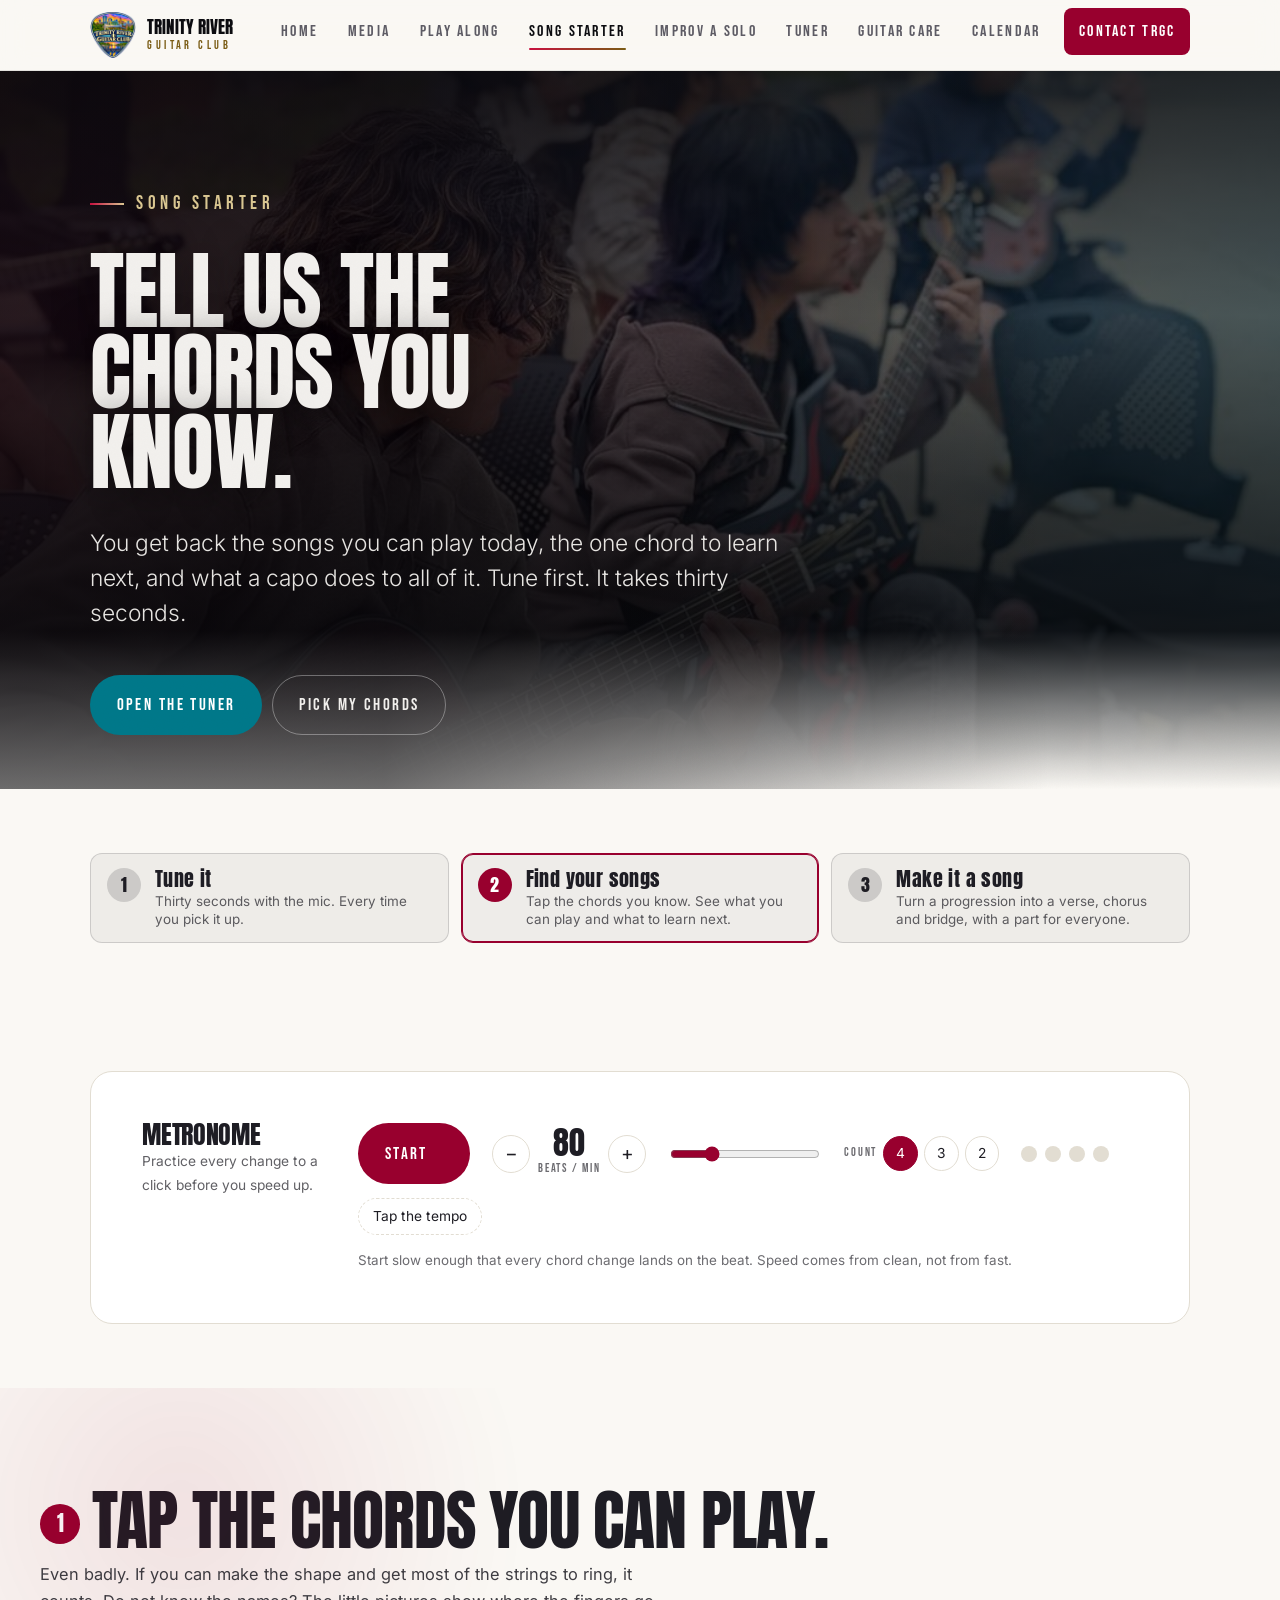
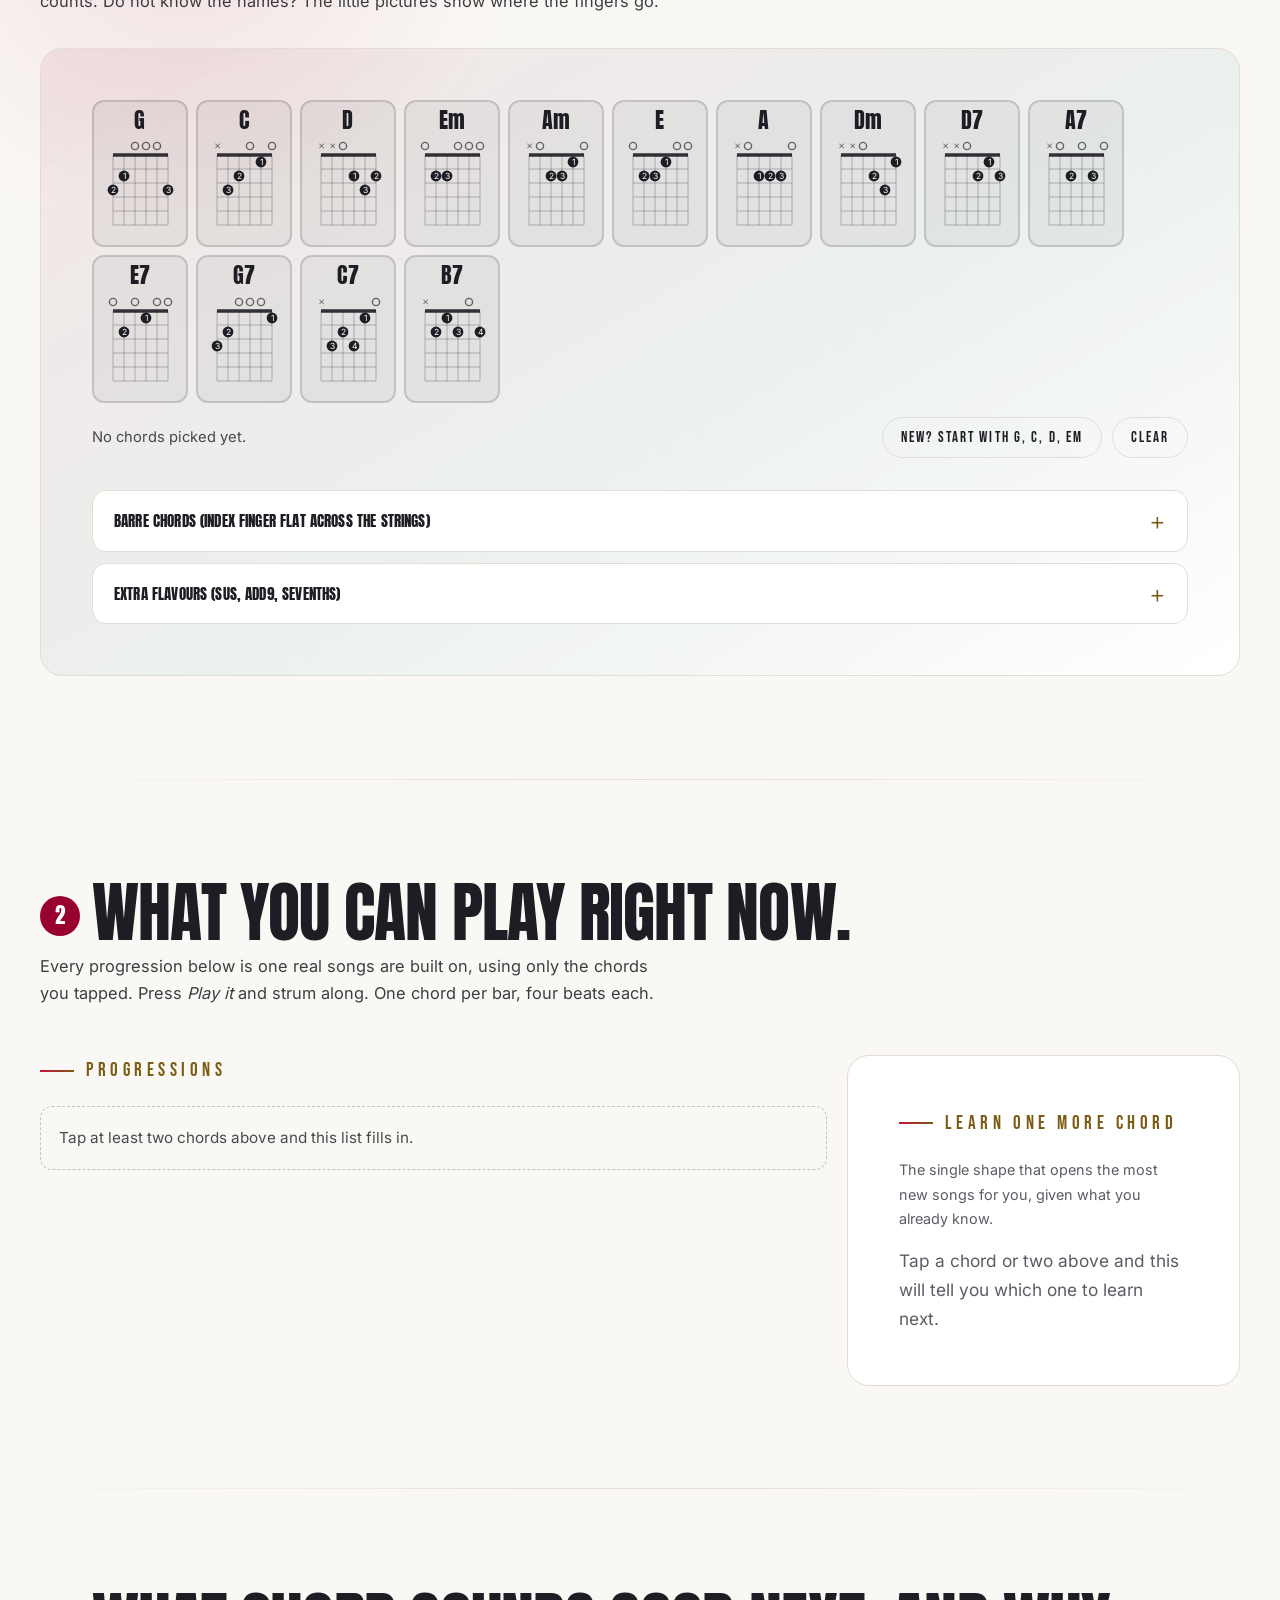
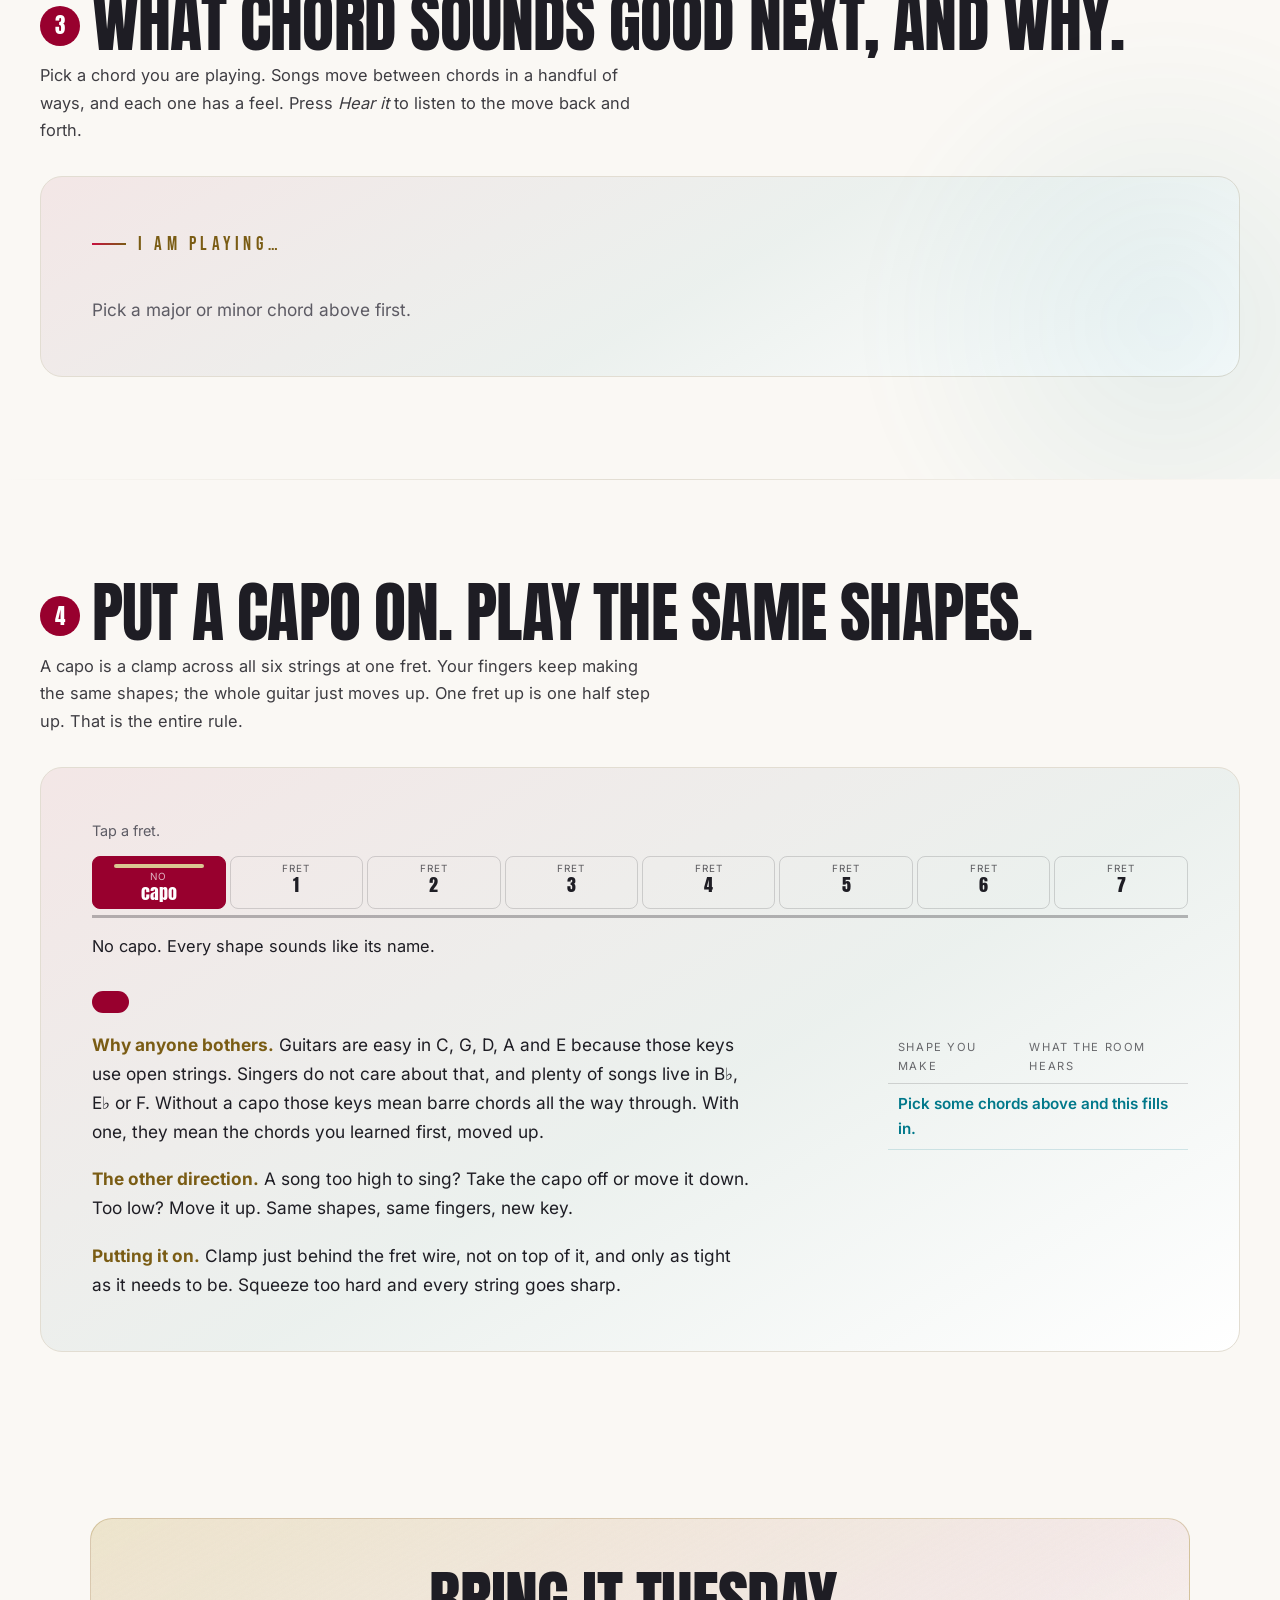
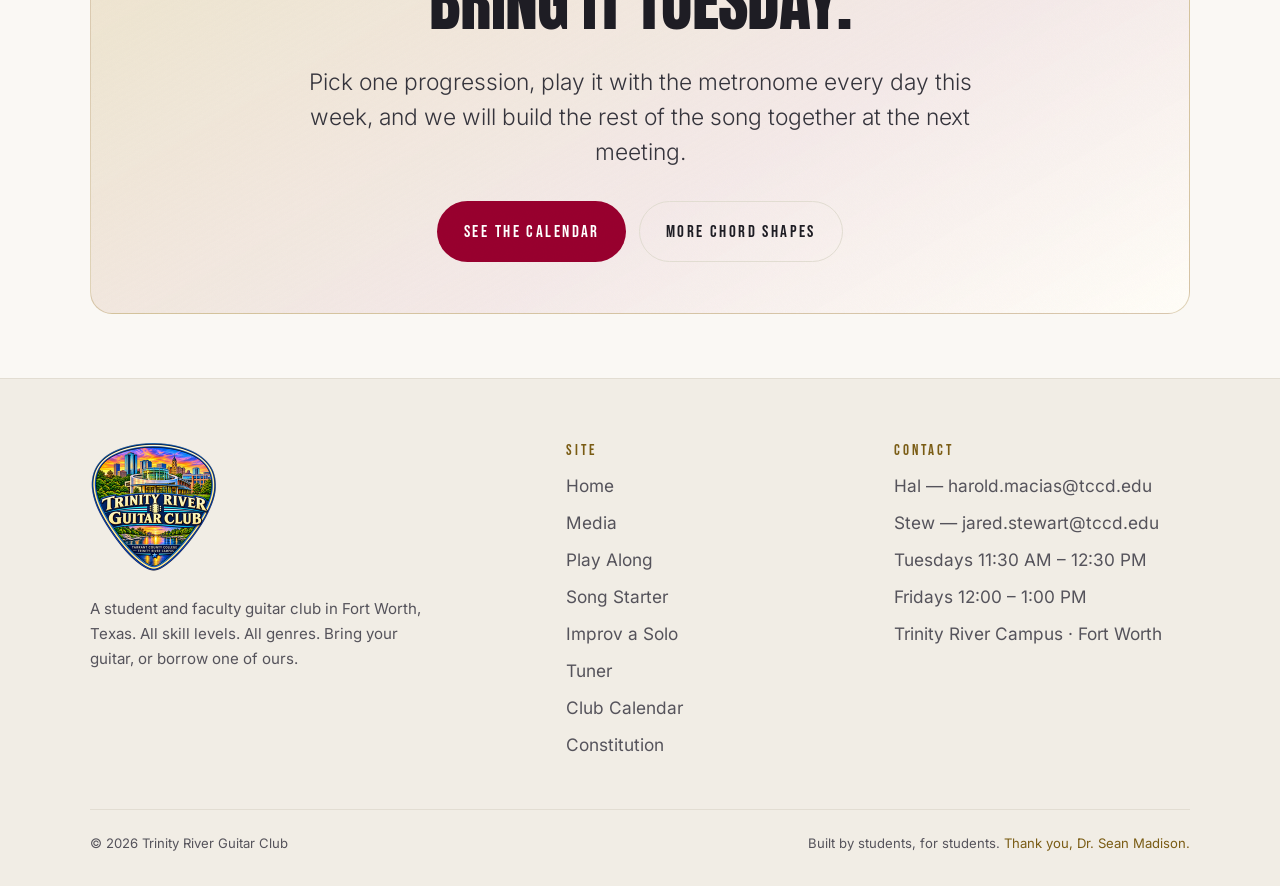
<file: progressions.html>
<!DOCTYPE html>
<html lang="en" data-theme="daylight">
<head>
<meta charset="utf-8">
<meta name="viewport" content="width=device-width, initial-scale=1">
<title>Song Starter — Trinity River Guitar Club</title>
<meta name="description" content="Tap the chords you know. See the songs you can play right now, which chord to learn next, and what a capo does to all of it.">
<meta name="theme-color" content="#0a0a0c">
<link rel="canonical" href="https://trinityriverguitarclub.com/progressions.html">
<meta property="og:type" content="website">
<meta property="og:title" content="Song Starter — Trinity River Guitar Club">
<meta property="og:description" content="Tap the chords you know. See what you can play, what to learn next, and what a capo does.">
<link rel="icon" type="image/png" sizes="32x32" href="favicon-32.png">
<link rel="icon" type="image/png" sizes="192x192" href="trgc-logo-192.png">
<link rel="apple-touch-icon" href="apple-touch-icon.png">
<link rel="preload" href="anton-latin-400-normal.woff2" as="font" type="font/woff2" crossorigin>
<link rel="preload" href="inter-latin-400-normal.woff2" as="font" type="font/woff2" crossorigin>
<link rel="stylesheet" href="site.css">
<style>
/* ============================================================
   SONG STARTER — page-only styles, prefixed sf-.
   ============================================================ */
:root{
  --sf-line:color-mix(in srgb, currentColor 16%, transparent);
  --sf-line-2:color-mix(in srgb, currentColor 30%, transparent);
  --sf-soft:color-mix(in srgb, currentColor 5%, transparent);
  --ss-dot-text:#fff;
}
[data-theme="charcoal"], [data-theme="midnight"]{ --ss-dot-text:#14141a; }
@supports not (color: color-mix(in srgb, red 50%, transparent)){
  :root{--sf-line:rgba(128,128,128,.32);--sf-line-2:rgba(128,128,128,.5);--sf-soft:rgba(128,128,128,.08)}
}

/* step numbers */
.sf-stepnum{
  display:inline-flex;align-items:center;justify-content:center;width:40px;height:40px;border-radius:50%;
  background:var(--crimson,#98002e);color:#fff;font-family:var(--font-display,'Anton',sans-serif);font-size:1.3rem;margin-right:12px;vertical-align:middle;
}
.sf-h{display:flex;align-items:center;gap:4px;flex-wrap:wrap}
.sf-lead{font-size:1.02rem;max-width:62ch;opacity:.85;margin:.6rem 0 0}

/* hero */
.sf-hero-btns{display:flex;gap:10px;flex-wrap:wrap;margin-top:1.2rem}

/* the three-step strip */
.sf-steps{display:grid;grid-template-columns:repeat(3,1fr);gap:12px}
.sf-step{display:flex;gap:14px;align-items:flex-start;text-decoration:none;color:inherit;border:1px solid var(--sf-line);border-radius:12px;padding:14px 16px;background:var(--sf-soft);transition:border-color .15s,transform .15s}
.sf-step:hover{border-color:var(--crimson,#98002e);transform:translateY(-2px)}
.sf-step[aria-current="page"]{border-color:var(--crimson,#98002e);box-shadow:inset 0 0 0 1px var(--crimson,#98002e)}
.sf-step__n{flex:0 0 34px;height:34px;border-radius:50%;display:flex;align-items:center;justify-content:center;font-family:var(--font-display,'Anton',sans-serif);font-size:1.1rem;background:var(--sf-line)}
.sf-step[aria-current="page"] .sf-step__n{background:var(--crimson,#98002e);color:#fff}
.sf-step__t{font-family:var(--font-display,'Anton',sans-serif);font-size:1.25rem;letter-spacing:.02em;line-height:1.05;display:block}
.sf-step__d{font-size:.84rem;opacity:.7;margin-top:3px;line-height:1.35;display:block}
@media (max-width:700px){ .sf-steps{grid-template-columns:1fr} }

/* chord picker */
.sf-picker{display:flex;flex-wrap:wrap;gap:8px}
.sf-chord{
  font:inherit;color:inherit;cursor:pointer;background:var(--sf-soft);border:2px solid var(--sf-line);border-radius:12px;
  padding:8px 6px 6px;width:96px;display:flex;flex-direction:column;align-items:center;gap:2px;transition:border-color .15s,background .15s;position:relative;
}
.sf-chord b{font-family:var(--font-display,'Anton',sans-serif);font-weight:400;font-size:1.35rem;letter-spacing:.02em;line-height:1}
.sf-chord svg{display:block}
.sf-chord small{font-size:.66rem;letter-spacing:.12em;text-transform:uppercase;opacity:.55}
.sf-chord:hover{border-color:var(--crimson,#98002e)}
.sf-chord[aria-pressed="true"]{background:var(--crimson,#98002e);border-color:var(--crimson,#98002e);color:#fff;--ss-dot-text:#98002e}
.sf-chord[aria-pressed="true"]::after{content:'\2713';position:absolute;top:4px;right:7px;font-size:.8rem}
@media (max-width:520px){ .sf-chord{width:calc(33.333% - 6px);padding:6px 2px 4px} .sf-chord b{font-size:1.2rem} }
.sf-pickbar{display:flex;gap:10px;align-items:center;flex-wrap:wrap;margin-top:14px}
.sf-pickbar .btn{white-space:normal;text-align:center;line-height:1.3}
.sf-count{font-size:.92rem;opacity:.8;flex:1 1 auto}
.sf-more summary{font-size:.95rem}

/* song cards */
.sf-cards{display:grid;grid-template-columns:repeat(auto-fill,minmax(290px,1fr));gap:14px}
.sf-card{border:1px solid var(--sf-line);border-radius:14px;padding:16px 18px 14px;background:var(--sf-soft);display:flex;flex-direction:column;gap:8px;transition:border-color .15s}
.sf-card.is-active{border-color:var(--crimson,#98002e);box-shadow:inset 0 0 0 1px var(--crimson,#98002e)}
.sf-card.is-playing .sf-card__chords span{color:var(--teal,#00788a)}
.sf-card__chords{display:flex;gap:6px 14px;flex-wrap:wrap;font-family:var(--font-display,'Anton',sans-serif);font-size:1.9rem;line-height:1;letter-spacing:.02em}
.sf-card__why{margin:0;font-size:.92rem;opacity:.85;flex:1 1 auto}
.sf-card__meta{margin:0;display:flex;gap:6px;flex-wrap:wrap}
.sf-tag{font-size:.72rem;letter-spacing:.1em;text-transform:uppercase;border:1px solid var(--sf-line-2);border-radius:999px;padding:3px 9px;opacity:.85}
.sf-tag--easy{color:var(--teal,#00788a);border-color:currentColor}
.sf-tag--mod{color:#a97a12;border-color:currentColor}
.sf-tag--hard{color:#c8103f;border-color:currentColor}
.sf-card__songs{margin:0;font-size:.86rem;line-height:1.6}
.sf-card__songs a{text-decoration:underline;text-underline-offset:2px}
.sf-card__act{display:flex;gap:8px;flex-wrap:wrap;margin-top:4px}
.sf-empty{border:1px dashed var(--sf-line-2);border-radius:12px;padding:18px;opacity:.8;font-size:.95rem}

/* detail */
.sf-detail__chords{font-family:var(--font-display,'Anton',sans-serif);font-size:clamp(1.6rem,4vw,2.4rem);letter-spacing:.02em;line-height:1.1;margin:0}
.sf-diagrams{display:flex;gap:12px;flex-wrap:wrap;margin-top:14px}
.sf-diagram{flex:1 1 140px;min-width:130px;max-width:190px;text-align:center;border:1px solid var(--sf-line);border-radius:12px;padding:12px 8px 10px;background:var(--sf-soft);transition:transform .15s}
.sf-diagram.playing{transform:translateY(-3px);border-color:var(--teal,#00788a)}
.sf-diagram.playing .sf-diagram__name{color:var(--teal,#00788a)}
.sf-diagram__name{font-family:var(--font-display,'Anton',sans-serif);font-size:1.5rem;line-height:1.1}
.sf-diagram svg{display:block;margin:6px auto 0}
.sf-diagram__note{font-size:.74rem;opacity:.6;margin-top:4px;min-height:1.1em}
.sf-transport{display:flex;flex-wrap:wrap;gap:10px 18px;align-items:center;margin-top:16px}
.sf-tempo{display:flex;align-items:center;gap:9px;font-size:.88rem}
.sf-tempo input[type=range]{width:120px;accent-color:var(--crimson,#98002e)}
.sf-toggles{display:flex;gap:14px;font-size:.86rem;align-items:center;flex-wrap:wrap}
.sf-toggles label{display:flex;gap:6px;align-items:center;cursor:pointer}
.sf-toggles input{accent-color:var(--crimson,#98002e);width:16px;height:16px}
.sf-strumwrap{margin-top:18px}
.sf-count8{display:flex;gap:5px;flex-wrap:wrap;margin-bottom:2px}
.sf-count8 b{width:34px;text-align:center;font-size:.72rem;letter-spacing:.08em;opacity:.65;font-weight:400}
.sf-strum{display:flex;gap:5px;flex-wrap:wrap;align-items:flex-end;margin:.3rem 0 .6rem}
.sf-strum b{width:34px;height:44px;border:1px solid var(--sf-line-2);border-radius:7px;display:flex;align-items:center;justify-content:center;font-size:1.05rem;font-weight:400}
.sf-strum b.down{border-bottom-width:3px;border-bottom-color:currentColor}
.sf-strum b.up{border-top-width:3px;opacity:.62}
.sf-strum b.rest{opacity:.32;border-style:dashed}
.sf-strum b.beat{position:relative}
.sf-strum b.beat::after{content:'';position:absolute;bottom:-9px;width:4px;height:4px;border-radius:50%;background:var(--crimson,#98002e)}
.sf-strum b.hit{background:var(--teal,#00788a);border-color:var(--teal,#00788a);color:#fff;opacity:1}

/* two-column: songs + learn */
.sf-split{display:grid;grid-template-columns:minmax(0,2fr) minmax(260px,1fr);gap:20px;align-items:start}
@media (max-width:860px){ .sf-split{grid-template-columns:1fr} }
.sf-learn{display:flex;gap:14px;align-items:center;padding:12px 0;border-bottom:1px solid var(--sf-line)}
.sf-learn:last-child{border-bottom:0}
.sf-learn svg{flex:0 0 auto}
.sf-learn__t{display:flex;flex-direction:column;gap:6px;align-items:flex-start}
.sf-learn__t b{font-family:var(--font-display,'Anton',sans-serif);font-weight:400;font-size:1.5rem;line-height:1}
.sf-learn__t span{font-size:.88rem;opacity:.8}

/* next chord */
.sf-chips{display:flex;flex-wrap:wrap;gap:6px}
.sf-chip{font:inherit;font-size:.95rem;color:inherit;cursor:pointer;border:1px solid var(--sf-line-2);background:transparent;border-radius:999px;padding:6px 14px}
.sf-chip:hover{border-color:var(--crimson,#98002e)}
.sf-chip[aria-pressed="true"]{background:var(--crimson,#98002e);border-color:var(--crimson,#98002e);color:#fff}
.sf-nextlist{display:grid;gap:10px;margin-top:16px}
.sf-next{display:grid;grid-template-columns:150px 1fr auto;gap:16px;align-items:center;border:1px solid var(--sf-line);border-radius:12px;padding:12px 16px;background:var(--sf-soft)}
.sf-next.have{border-color:var(--teal,#00788a)}
.sf-next__pair{font-family:var(--font-display,'Anton',sans-serif);font-size:1.5rem;letter-spacing:.02em;display:flex;gap:8px;align-items:center;line-height:1}
.sf-next__pair i{font-style:normal;opacity:.4;font-size:1.1rem}
.sf-next__body b{font-size:.74rem;letter-spacing:.14em;text-transform:uppercase;color:var(--crimson,#98002e)}
.sf-next__body p{margin:.2rem 0 0;font-size:.9rem}
.sf-next__tag{opacity:.6;font-size:.82rem!important}
.sf-next__act{display:flex;flex-direction:column;align-items:center;gap:6px}
@media (max-width:640px){ .sf-next{grid-template-columns:1fr} .sf-next__act{flex-direction:row} }

/* capo */
.sf-frets{display:grid;grid-template-columns:repeat(8,1fr);gap:4px;border-bottom:3px solid var(--sf-line-2);padding-bottom:6px;margin-top:12px}
.sf-fret{font:inherit;color:inherit;cursor:pointer;background:transparent;border:1px solid var(--sf-line);border-radius:8px;padding:7px 2px 6px;display:flex;flex-direction:column;align-items:center;gap:2px;line-height:1;min-width:0}
.sf-fret span{font-size:.62rem;letter-spacing:.1em;text-transform:uppercase;opacity:.7}
.sf-fret b{font-family:var(--font-display,'Anton',sans-serif);font-weight:400;font-size:1.15rem}
.sf-fret:hover{border-color:var(--crimson,#98002e)}
.sf-fret[aria-pressed="true"]{background:var(--crimson,#98002e);border-color:var(--crimson,#98002e);color:#fff}
.sf-fret[aria-pressed="true"]::before{content:'';width:70%;height:4px;border-radius:2px;background:#dac792;margin-bottom:2px}
@media (max-width:520px){ .sf-frets{grid-template-columns:repeat(4,1fr)} }
.sf-capoline{font-size:1.02rem;line-height:1.55;margin:16px 0 0}
.sf-capoline b{color:var(--teal,#00788a);font-weight:600}
.sf-capogrid{display:grid;grid-template-columns:minmax(0,1fr) minmax(220px,300px);gap:20px;align-items:start;margin-top:18px}
@media (max-width:760px){ .sf-capogrid{grid-template-columns:1fr} }
.sf-table{width:100%;border-collapse:collapse;font-size:.95rem}
.sf-table th,.sf-table td{text-align:left;padding:7px 10px;border-bottom:1px solid var(--sf-line)}
.sf-table th{font-size:.7rem;letter-spacing:.14em;text-transform:uppercase;opacity:.65;font-weight:400}
.sf-table td:last-child{font-weight:600;color:var(--teal,#00788a)}
#sfCapoHear.is-playing{background:var(--teal,#00788a)}

/* metronome panel */
.sf-metro{display:flex;gap:18px;align-items:flex-start;flex-wrap:wrap}
.sf-metro__lab{flex:0 0 auto}
.sf-metro__lab h2{margin:0;font-size:1.6rem}
.sf-metro__lab p{margin:.2rem 0 0;font-size:.86rem;opacity:.7;max-width:22ch}
.sf-metro > div:last-child{flex:1 1 420px}

.ss-toast{position:fixed;left:50%;transform:translateX(-50%);bottom:28px;z-index:60;background:#14141a;color:#fff;padding:10px 18px;border-radius:999px;font-size:.87rem;opacity:0;pointer-events:none;transition:opacity .2s;max-width:88vw;text-align:center}
.ss-toast.show{opacity:1}
@media (prefers-reduced-motion:reduce){ .sf-diagram,.sf-step,.sf-chord{transition:none} }
@media print{ .site-head,.site-foot,.hero,.sf-steps,.sf-transport,#sfMetroSec{display:none!important} .sf-card,.sf-diagram{break-inside:avoid} }
</style>
</head>
<body>
<a class="skip" href="#main">Skip to content</a>

<header class="site-head">
<div class="wrap nav">
<a class="brand" href="index.html" aria-label="Trinity River Guitar Club home">
<img class="brand__mark brand__logo" src="trgc-logo-96.png" srcset="trgc-logo-96.png 1x, trgc-logo-192.png 2x" width="46" height="46" alt="">
      <span class="brand__txt"><span class="brand__name">Trinity River</span><span class="brand__sub">Guitar Club</span></span>
</a>
<button class="nav__toggle" aria-expanded="false" aria-controls="primary-nav" aria-label="Menu"><span></span><span></span><span></span></button>
<ul class="nav__links" id="primary-nav">
      <li><a href="index.html">Home</a></li>
      <li><a href="media.html">Media</a></li>
      <li><a href="play-along.html">Play Along</a></li>
      <li><a href="progressions.html" aria-current="page">Song Starter</a></li>
      <li><a href="improv.html">Improv a Solo</a></li>
      <li><a href="tuner.html">Tuner</a></li>
      <li><a href="guitar-care.html">Guitar Care</a></li>
      <li><a href="calendar.html">Calendar</a></li>

<li class="nav__cta"><a class="btn btn--sm" href="mailto:harold.macias@tccd.edu?cc=jared.stewart@tccd.edu&amp;subject=Trinity%20River%20Guitar%20Club">Contact TRGC</a></li>
</ul>
</div>
</header>

<main id="main">

<!-- ===================== HERO ===================== -->
<section class="hero hero--page grain">
<div class="hero__media">
<img src="strum-08-play.jpg" alt="Club members in a row of chairs on the plaza, working through a song on acoustic and electric guitars" fetchpriority="high" width="1050" height="1400">
</div>
<div class="hero__scrim"></div>
<div class="wrap hero__inner">
<p class="eyebrow">Song Starter</p>
<h1 class="display d1" style="font-size:clamp(2.6rem,8vw,5.4rem)">Tell us the<br>chords you<br>know.</h1>
<p class="lede hero__sub">You get back the songs you can play today, the one chord to learn next, and what a capo does to all of it. Tune first. It takes thirty seconds.</p>
<div class="sf-hero-btns">
<a class="btn btn--teal" href="tuner.html">Open the tuner</a>
<a class="btn btn--ghost" href="#pick">Pick my chords</a>
</div>
</div>
</section>

<section class="pad-sm" aria-label="The three steps">
<div class="wrap">
<div class="sf-steps">
<a class="sf-step" href="tuner.html"><span class="sf-step__n">1</span><span><span class="sf-step__t">Tune it</span><span class="sf-step__d">Thirty seconds with the mic. Every time you pick it up.</span></span></a>
<a class="sf-step" href="progressions.html" aria-current="page"><span class="sf-step__n">2</span><span><span class="sf-step__t">Find your songs</span><span class="sf-step__d">Tap the chords you know. See what you can play and what to learn next.</span></span></a>
<a class="sf-step" href="arrange.html" data-carry="arrange.html"><span class="sf-step__n">3</span><span><span class="sf-step__t">Make it a song</span><span class="sf-step__d">Turn a progression into a verse, chorus and bridge, with a part for everyone.</span></span></a>
</div>
</div>
</section>

<!-- ===================== METRONOME ===================== -->
<section class="pad-sm" id="sfMetroSec">
<div class="wrap">
<div class="panel panel--outline sf-metro">
<div class="sf-metro__lab"><h2 class="display d3">Metronome</h2><p>Practice every change to a click before you speed up.</p></div>
<div id="trgc-metronome"></div>
</div>
</div>
</section>

<!-- ===================== 1. PICK ===================== -->
<section class="pad glow-crimson" id="pick">
<div class="wrap wrap--wide">
<h2 class="display d2" style="margin:0"><span class="sf-stepnum">1</span>Tap the chords you can play.</h2>
<p class="sf-lead">Even badly. If you can make the shape and get most of the strings to ring, it counts. Do not know the names? The little pictures show where the fingers go.</p>

<div class="panel mt2">
<div class="sf-picker" id="sfPicker" role="group" aria-label="Open chords"></div>
<div class="sf-pickbar">
<span class="sf-count" id="sfCount"></span>
<button class="btn btn--sm btn--ghost" type="button" id="sfStarter">New? Start with G, C, D, Em</button>
<button class="btn btn--sm btn--ghost" type="button" id="sfClear">Clear</button>
</div>
<details class="acc mt2 sf-more">
<summary>Barre chords (index finger flat across the strings)</summary>
<div class="acc__body"><div class="sf-picker" id="sfPickerBarre" role="group" aria-label="Barre chords"></div></div>
</details>
<details class="acc sf-more">
<summary>Extra flavours (sus, add9, sevenths)</summary>
<div class="acc__body"><div class="sf-picker" id="sfPickerExtra" role="group" aria-label="Extra chords"></div></div>
</details>
</div>
</div>
</section>

<hr class="rule">

<!-- ===================== 2. SONGS ===================== -->
<section class="pad" id="songs">
<div class="wrap wrap--wide">
<h2 class="display d2" style="margin:0"><span class="sf-stepnum">2</span>What you can play right now.</h2>
<p class="sf-lead">Every progression below is one real songs are built on, using only the chords you tapped. Press <em>Play it</em> and strum along. One chord per bar, four beats each.</p>

<div class="sf-split mt3">
<div>
<p class="eyebrow" id="sfSongsHead">Progressions</p>
<div class="sf-empty" id="sfEmpty"></div>
<div class="sf-cards" id="sfSongs"></div>
</div>
<div class="panel panel--outline">
<p class="eyebrow">Learn one more chord</p>
<p class="dim" style="font-size:.9rem;margin-top:.4rem">The single shape that opens the most new songs for you, given what you already know.</p>
<div id="sfLearn" class="mt1"></div>
</div>
</div>

<div class="panel mt3" id="sfDetail" hidden>
<p class="eyebrow">Fingerings &amp; strum</p>
<p class="sf-detail__chords" id="sfDetailChords"></p>
<p class="dim mt1" id="sfDetailWhy" style="max-width:62ch"></p>
<div class="sf-diagrams" id="sfDiagrams"></div>
<p class="dim mt2" style="font-size:.86rem;max-width:66ch">Diagrams are the neck held upright in front of you: thickest string on the left, nut at the top. Numbers are fingers (1 index, 2 middle, 3 ring, 4 pinky). A hollow circle means play the string open, an <b>&times;</b> means skip it, a bar is your index finger across several strings.</p>

<div class="sf-transport">
<button class="btn" type="button" id="sfPlay">Play</button>
<div class="sf-tempo"><label for="sfBpm">Tempo</label><input type="range" id="sfBpm" min="50" max="160" value="96" step="2"><output id="sfBpmOut">96</output></div>
<div class="sf-toggles">
<label><input type="checkbox" id="sfCountin" checked> Count me in</label>
<label><input type="checkbox" id="sfClick"> Click on every beat</label>
<label><input type="checkbox" id="sfLoop"> Keep looping</label>
</div>
</div>

<div class="sf-strumwrap">
<h3 class="display d4" style="margin-bottom:.4rem">The strum: down, down-up, up-down-up</h3>
<p class="dim" style="font-size:.9rem;max-width:66ch">The first pattern everybody learns, and it fits nearly every song here. Your strumming hand swings down on the numbers and up on the "ands" the whole time; the pattern only decides which swings touch the strings.</p>
<div class="sf-count8" aria-hidden="true"><b>1</b><b>&amp;</b><b>2</b><b>&amp;</b><b>3</b><b>&amp;</b><b>4</b><b>&amp;</b></div>
<div class="sf-strum" id="sfStrum"></div>
<p class="dim" style="font-size:.86rem">&darr; down through all the strings &nbsp;&middot;&nbsp; &uarr; up through the top three or four &nbsp;&middot;&nbsp; &middot; keep the hand moving, miss the strings.</p>
</div>

<div class="btn-row mt2">
<a class="btn" href="arrange.html" data-carry="arrange.html">Make it a song &rarr;</a>
<span class="dim" style="font-size:.86rem">Verse, chorus, bridge, and a part for a second guitar, a bass and a lead player.</span>
</div>
</div>
</div>
</section>

<hr class="rule">

<!-- ===================== 3. NEXT CHORD ===================== -->
<section class="pad glow-teal" id="next">
<div class="wrap wrap--wide">
<h2 class="display d2" style="margin:0"><span class="sf-stepnum">3</span>What chord sounds good next, and why.</h2>
<p class="sf-lead">Pick a chord you are playing. Songs move between chords in a handful of ways, and each one has a feel. Press <em>Hear it</em> to listen to the move back and forth.</p>
<div class="panel mt2">
<p class="eyebrow">I am playing&hellip;</p>
<div class="sf-chips mt1" id="sfNextFrom" role="group" aria-label="Chord you are on"></div>
<div class="sf-nextlist" id="sfNext"></div>
</div>
</div>
</section>

<hr class="rule">

<!-- ===================== 4. CAPO ===================== -->
<section class="pad" id="capo">
<div class="wrap wrap--wide">
<h2 class="display d2" style="margin:0"><span class="sf-stepnum">4</span>Put a capo on. Play the same shapes.</h2>
<p class="sf-lead">A capo is a clamp across all six strings at one fret. Your fingers keep making the same shapes; the whole guitar just moves up. One fret up is one half step up. That is the entire rule.</p>

<div class="panel mt2">
<p class="dim" style="font-size:.9rem;margin:0">Tap a fret.</p>
<div class="sf-frets" id="sfCapoFrets" role="group" aria-label="Capo position"></div>
<p class="sf-capoline" id="sfCapoLine"></p>
<div class="btn-row mt2"><button class="btn btn--sm" type="button" id="sfCapoHear" hidden></button></div>

<div class="sf-capogrid">
<div class="prose" style="max-width:60ch">
<p><strong class="sand">Why anyone bothers.</strong> Guitars are easy in C, G, D, A and E because those keys use open strings. Singers do not care about that, and plenty of songs live in B&flat;, E&flat; or F. Without a capo those keys mean barre chords all the way through. With one, they mean the chords you learned first, moved up.</p>
<p><strong class="sand">The other direction.</strong> A song too high to sing? Take the capo off or move it down. Too low? Move it up. Same shapes, same fingers, new key.</p>
<p class="mb0"><strong class="sand">Putting it on.</strong> Clamp just behind the fret wire, not on top of it, and only as tight as it needs to be. Squeeze too hard and every string goes sharp.</p>
</div>
<table class="sf-table" id="sfCapoTable">
<thead><tr><th>Shape you make</th><th>What the room hears</th></tr></thead>
<tbody></tbody>
</table>
</div>
</div>
</div>
</section>

<!-- ===================== CTA ===================== -->
<section class="pad-sm">
<div class="wrap">
<div class="panel panel--sand grain center reveal">
<h2 class="display d2">Bring it Tuesday.</h2>
<p class="lede mt2" style="max-width:52ch;margin-inline:auto">Pick one progression, play it with the metronome every day this week, and we will build the rest of the song together at the next meeting.</p>
<div class="btn-row mt2" style="justify-content:center">
<a class="btn" href="calendar.html">See the calendar</a>
<a class="btn btn--ghost" href="play-along.html">More chord shapes</a>
</div>
</div>
</div>
</section>

</main>

<footer class="site-foot">
<div class="wrap">
<div class="foot__grid foot">
<div>
<a class="foot__logo-link" href="trgc-logo.webp" data-logo-zoom aria-label="View the club logo full size"><img class="foot__logo" src="trgc-logo-256.png" width="128" height="128" alt="" loading="lazy" decoding="async"></a>
<p class="dim" style="max-width:38ch;font-size:.94rem">A student and faculty guitar club in Fort Worth, Texas. All skill levels. All genres. Bring your guitar, or borrow one of ours.</p>
</div>
<div>
<h4>Site</h4>
<ul>
<li><a href="index.html">Home</a></li>
<li><a href="media.html">Media</a></li>
<li><a href="play-along.html">Play Along</a></li>
<li><a href="progressions.html">Song Starter</a></li>
<li><a href="improv.html">Improv a Solo</a></li>
<li><a href="tuner.html">Tuner</a></li>
<li><a href="calendar.html">Club Calendar</a></li>
<li><a href="trgc-constitution.pdf">Constitution</a></li>
</ul>
</div>
<div>
<h4>Contact</h4>
<ul>
<li>Hal &mdash; <a href="mailto:harold.macias@tccd.edu">harold.macias@tccd.edu</a></li>
<li>Stew &mdash; <a href="mailto:jared.stewart@tccd.edu">jared.stewart@tccd.edu</a></li>
<li><span class="dim">Tuesdays 11:30 AM – 12:30 PM</span></li>
<li><span class="dim">Fridays 12:00 – 1:00 PM</span></li>
<li><span class="dim">Trinity River Campus · Fort Worth</span></li>
</ul>
</div>
</div>
<div class="foot__bottom">
<span>© <span data-year>2026</span> Trinity River Guitar Club</span>
<span>Built by students, for students. <span class="sand">Thank you, Dr. Sean Madison.</span></span>
</div>
</div>
</footer>

<div class="ss-toast" id="ss-toast" role="status" aria-live="polite"></div>
<script src="site.js" defer></script>
<script src="songstarter.js"></script>
<script src="songfinder.js"></script>
<script src="metronome.js"></script>
</body>
</html>
</file>
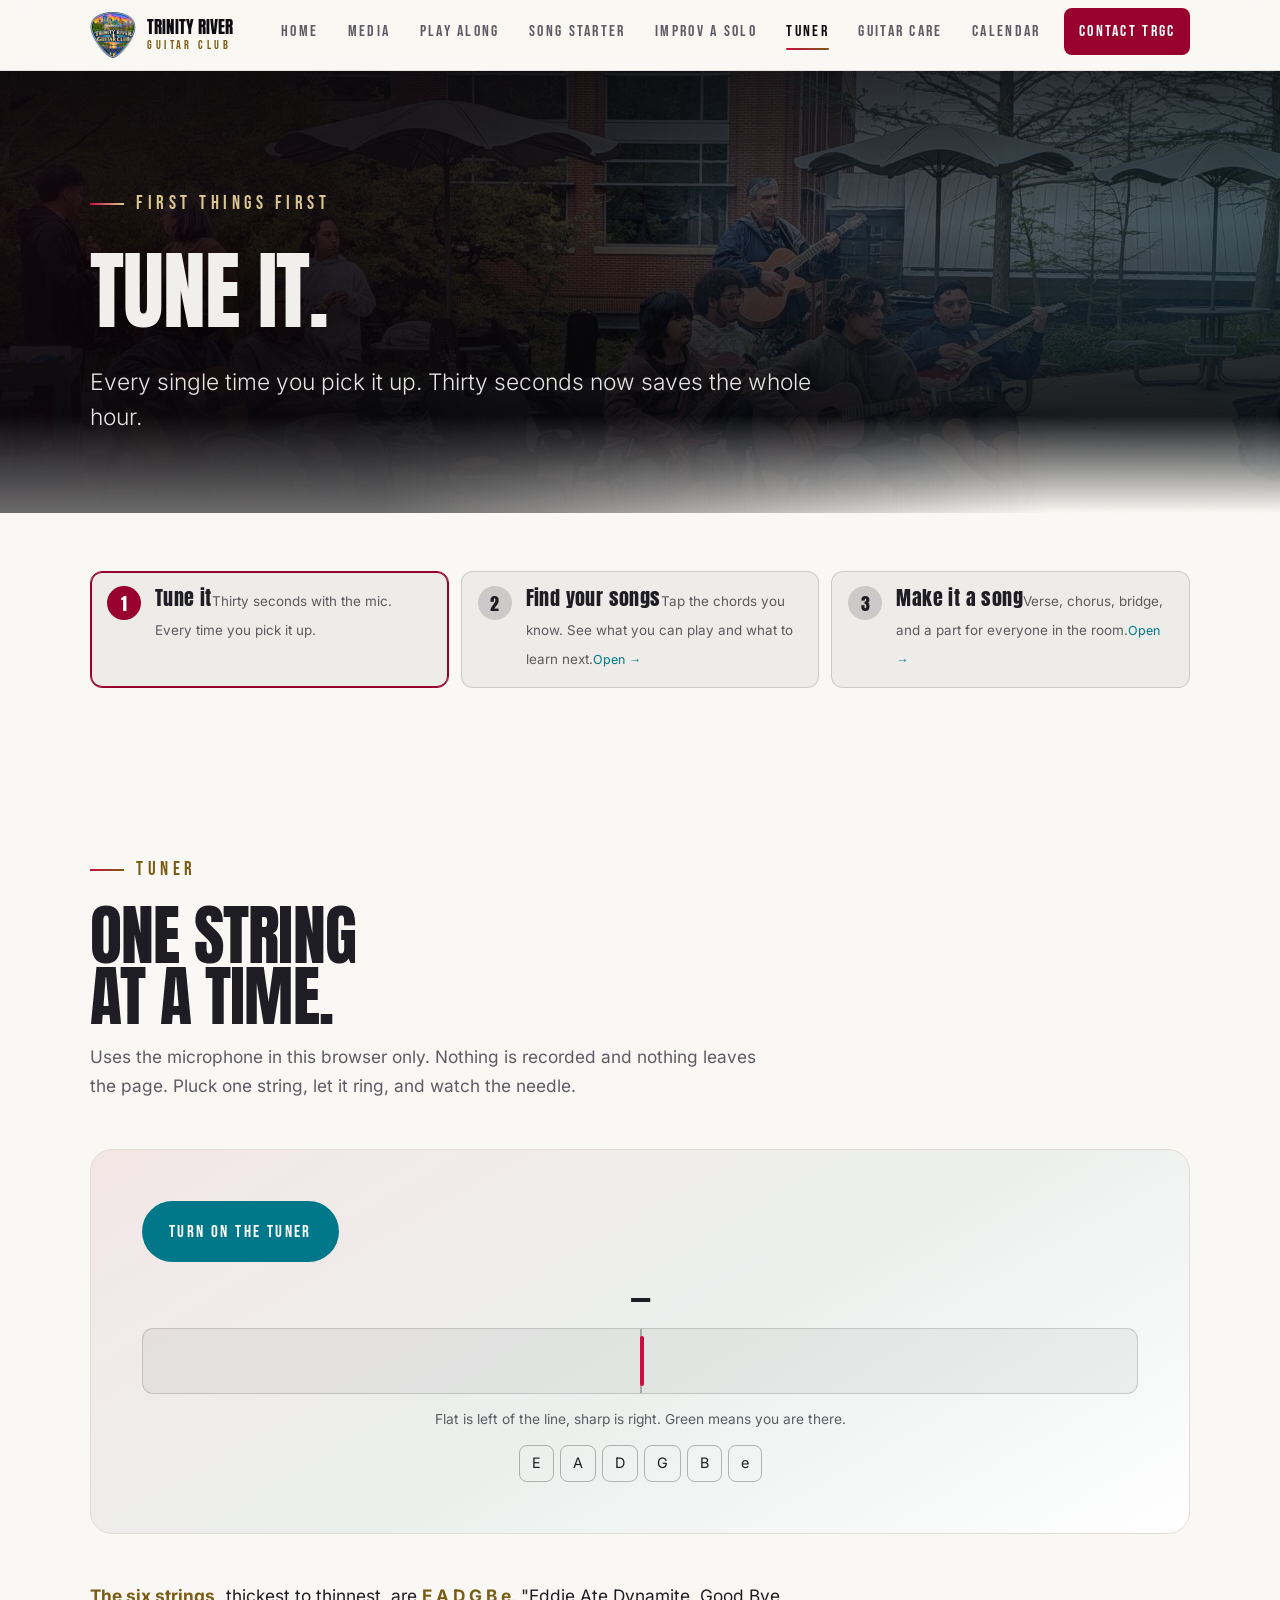
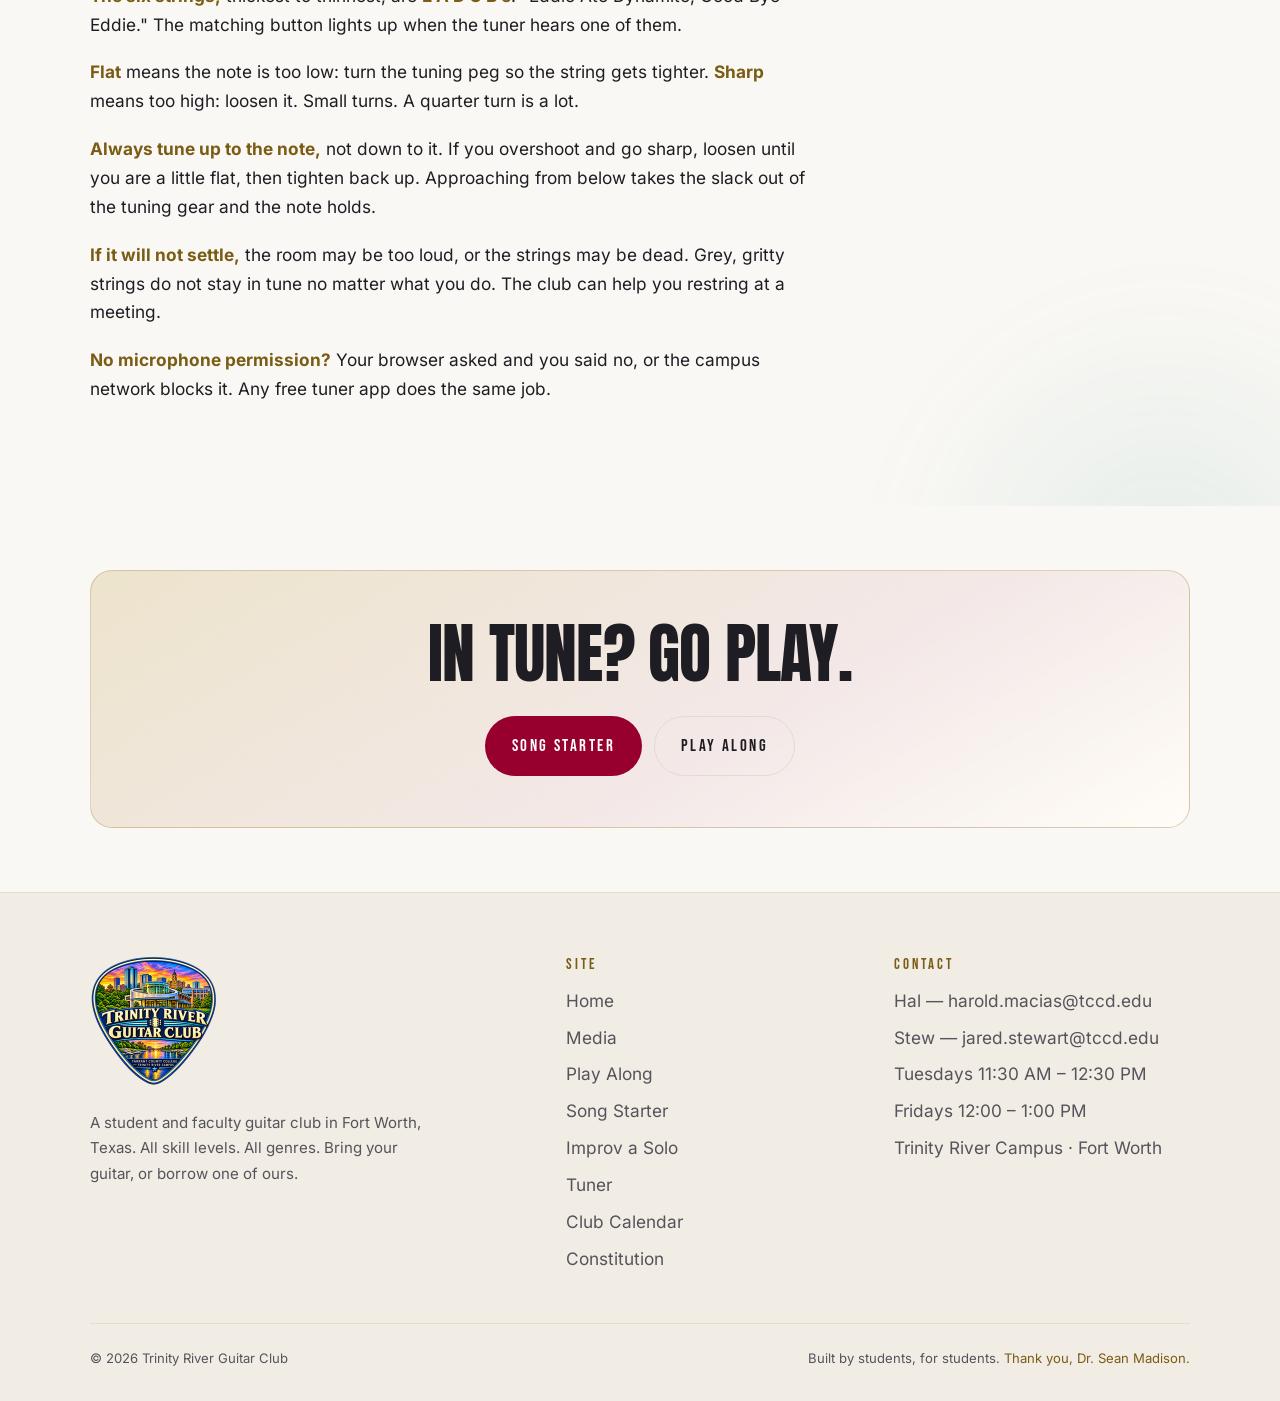
<file: tuner.html>
<!DOCTYPE html>
<html lang="en" data-theme="daylight">
<head>
<meta charset="utf-8">
<meta name="viewport" content="width=device-width, initial-scale=1">
<title>Tuner — Trinity River Guitar Club</title>
<meta name="description" content="A guitar tuner that runs in the browser. Nothing recorded, nothing uploaded.">
<meta name="theme-color" content="#0a0a0c">
<link rel="canonical" href="https://trinityriverguitarclub.com/tuner.html">
<meta property="og:type" content="website">
<meta property="og:title" content="Tuner — Trinity River Guitar Club">
<meta property="og:description" content="Tune it. Every single time.">
<link rel="icon" type="image/png" sizes="32x32" href="favicon-32.png">
<link rel="icon" type="image/png" sizes="192x192" href="trgc-logo-192.png">
<link rel="apple-touch-icon" href="apple-touch-icon.png">
<link rel="preload" href="anton-latin-400-normal.woff2" as="font" type="font/woff2" crossorigin>
<link rel="preload" href="inter-latin-400-normal.woff2" as="font" type="font/woff2" crossorigin>
<link rel="stylesheet" href="site.css">
<style>
/* ============================================================
   SONG STARTER — page-only styles.
   Everything is prefixed ss- so nothing collides with site.css.
   Colours come from the site palette; lines and diagrams use
   currentColor so all four themes work without edits.
   ============================================================ */
:root{
  --ss-crimson:#98002e;
  --ss-crimson-lift:#c8103f;
  --ss-teal:#00788a;
  --ss-sand:#dac792;
  --ss-accent:var(--ss-crimson);
  --ss-line:color-mix(in srgb, currentColor 16%, transparent);
  --ss-line-2:color-mix(in srgb, currentColor 30%, transparent);
  --ss-soft:color-mix(in srgb, currentColor 5%, transparent);
  --ss-dot-text:#fff;
}
[data-theme="charcoal"], [data-theme="midnight"]{
  --ss-accent:var(--ss-crimson-lift);
  --ss-dot-text:#14141a;
}
@supports not (color: color-mix(in srgb, red 50%, transparent)){
  :root{--ss-line:rgba(128,128,128,.32);--ss-line-2:rgba(128,128,128,.5);--ss-soft:rgba(128,128,128,.08)}
}

/* ---------- the machine ---------- */
.ss-machine{border-radius:14px;padding:20px}
.ss-slots{display:flex;flex-wrap:wrap;gap:10px;margin:4px 0 6px}
.ss-slot{
  flex:1 1 132px;min-width:120px;position:relative;text-align:center;
  border:1px solid var(--ss-line);border-radius:12px;padding:12px 12px 10px;
  background:var(--ss-soft);transition:border-color .18s ease,transform .18s ease;
}
.ss-slot[data-locked="true"]{border-color:var(--ss-accent);box-shadow:inset 0 0 0 1px var(--ss-accent)}
.ss-slot .ss-deg{font-family:var(--font-label,inherit);font-size:.7rem;letter-spacing:.16em;text-transform:uppercase;color:var(--ss-accent);height:1.2em}
.ss-slot .ss-name{font-family:var(--font-display,'Anton',sans-serif);font-size:clamp(1.7rem,5vw,2.4rem);line-height:1.08;margin:2px 0 4px}
.ss-slot .ss-bars{font-size:.74rem;opacity:.6}
.ss-slot.playing{transform:translateY(-3px)}
.ss-slot.playing .ss-name{color:var(--ss-teal)}
.ss-lock{
  position:absolute;top:5px;right:5px;width:30px;height:30px;border:0;border-radius:8px;
  background:none;color:inherit;opacity:.4;font-size:1rem;line-height:1;cursor:pointer;
}
.ss-lock svg{width:15px;height:15px;display:block;margin:auto}
.ss-lock:hover{opacity:1;background:var(--ss-soft)}
.ss-slot[data-locked="true"] .ss-lock{opacity:1;color:var(--ss-accent)}

.ss-between{display:flex;gap:10px;flex-wrap:wrap;margin:0 0 14px;font-size:.74rem;opacity:.85}
.ss-between span{flex:1 1 132px;min-width:120px;text-align:center}
.ss-chg-easy{color:var(--ss-teal)}
.ss-chg-mod{color:#a97a12}
.ss-chg-hard{color:var(--ss-crimson-lift)}

.ss-transport{display:flex;flex-wrap:wrap;gap:10px;align-items:center;margin-top:6px}
.ss-tempo{display:flex;align-items:center;gap:9px;font-size:.86rem}
.ss-tempo input[type=range]{width:118px;accent-color:var(--ss-accent)}
.ss-toggles{display:flex;gap:14px;font-size:.85rem;align-items:center;flex-wrap:wrap}
.ss-toggles label{display:flex;gap:6px;align-items:center;cursor:pointer}
.ss-toggles input[type=checkbox]{accent-color:var(--ss-accent);width:16px;height:16px}

/* ---------- readout + ruler ---------- */
.ss-readout{margin:14px 0 6px;padding:14px 16px;border:1px solid var(--ss-line);border-radius:12px;background:var(--ss-soft)}
.ss-eq{display:flex;align-items:flex-end;gap:12px;flex-wrap:wrap}
.ss-eq__part{display:flex;flex-direction:column;line-height:1.05}
.ss-eq__part small{font-family:var(--font-label,inherit);font-size:.66rem;letter-spacing:.16em;text-transform:uppercase;opacity:.6;margin-bottom:4px}
.ss-eq__part b{font-family:var(--font-display,'Anton',sans-serif);font-size:1.55rem;font-weight:400;letter-spacing:.02em}
.ss-eq__part--out b{color:var(--ss-teal);font-size:1.85rem}
.ss-eq__op{font-family:var(--font-display,'Anton',sans-serif);font-size:1.5rem;opacity:.35;padding-bottom:2px}
.ss-readout__sentence{margin:.6rem 0 0;font-size:.92rem;opacity:.8}
.ss-rulerwrap{margin:12px 0 4px}
.ss-rulerlab{font-size:.84rem;opacity:.7;margin-bottom:6px}
.ss-ruler{display:grid;grid-template-columns:repeat(8,1fr);gap:4px;border-bottom:3px solid var(--ss-line-2);padding-bottom:6px}
.ss-fret{
  font:inherit;color:inherit;cursor:pointer;background:transparent;border:1px solid var(--ss-line);border-radius:8px;
  padding:7px 2px 6px;display:flex;flex-direction:column;align-items:center;gap:3px;line-height:1;min-width:0;
}
.ss-fret:hover{border-color:var(--ss-accent)}
.ss-fret[aria-pressed="true"]{background:var(--ss-accent);border-color:var(--ss-accent);color:#fff}
.ss-fret[aria-pressed="true"]::before{content:'';width:70%;height:4px;border-radius:2px;background:var(--ss-sand);margin-bottom:2px}
.ss-fret:disabled{opacity:.3;cursor:not-allowed}
.ss-fret__n{font-family:var(--font-label,inherit);font-size:.66rem;letter-spacing:.1em;text-transform:uppercase;opacity:.8}
.ss-fret__k{font-family:var(--font-display,'Anton',sans-serif);font-size:1.15rem}
.ss-caption{caption-side:top;text-align:left;padding:8px 12px 10px;font-size:.92rem;opacity:.85}
.ss-caption b{font-family:var(--font-display,'Anton',sans-serif);font-weight:400;font-size:1.1rem;letter-spacing:.02em}
@media (max-width:520px){ .ss-ruler{grid-template-columns:repeat(4,1fr)} }

/* ---------- controls ---------- */
.ss-ctrl-grid{display:grid;grid-template-columns:repeat(auto-fit,minmax(212px,1fr));gap:18px 24px}
.ss-ctrl h3{font-family:var(--font-label,inherit);font-size:.74rem;letter-spacing:.16em;text-transform:uppercase;margin:0 0 .55rem;opacity:.75}
.ss-chips{display:flex;flex-wrap:wrap;gap:6px}
.ss-chip{
  font:inherit;font-size:.84rem;color:inherit;cursor:pointer;
  border:1px solid var(--ss-line-2);background:transparent;border-radius:999px;padding:5px 12px;
  transition:background .15s ease,border-color .15s ease;
}
.ss-chip:hover{border-color:var(--ss-accent)}
.ss-chip[aria-pressed="true"]{background:var(--ss-accent);border-color:var(--ss-accent);color:#fff}
.ss-chip--fam{display:flex;flex-direction:column;align-items:flex-start;gap:2px;border-radius:10px;padding:7px 12px 6px;line-height:1.1;text-align:left}
.ss-chip--fam b{font-family:var(--font-display,'Anton',sans-serif);font-weight:400;font-size:1.15rem;letter-spacing:.02em}
.ss-chip--fam small{font-size:.72rem;opacity:.75;white-space:nowrap}
.ss-chip--fam[aria-pressed="true"] small{opacity:.92}
.ss-ctrl--wide{grid-column:1 / -1}
.ss-ctrl select{
  width:100%;padding:8px 10px;font:inherit;font-size:.9rem;color:inherit;
  background:transparent;border:1px solid var(--ss-line-2);border-radius:9px;
}
.ss-ctrl .ss-hint{font-size:.8rem;opacity:.65;margin:.5rem 0 0;line-height:1.45}

/* ---------- chord cards ---------- */
.ss-chordrow{display:flex;gap:12px;flex-wrap:wrap}
.ss-chordcard{
  flex:1 1 150px;min-width:138px;max-width:196px;text-align:center;
  border:1px solid var(--ss-line);border-radius:12px;padding:12px 8px 10px;background:var(--ss-soft);
}
.ss-chordcard .ss-cdeg{font-family:var(--font-label,inherit);font-size:.68rem;letter-spacing:.16em;text-transform:uppercase;color:var(--ss-accent)}
.ss-chordcard .ss-cname{font-family:var(--font-display,'Anton',sans-serif);font-size:1.5rem;line-height:1.1;margin-top:2px}
.ss-chordcard svg{display:block;margin:6px auto 0}
.ss-chordcard .ss-cnote{font-size:.74rem;opacity:.6;margin-top:4px;min-height:1.1em}

/* ---------- difficulty meter ---------- */
.ss-meter{display:flex;align-items:center;gap:12px;flex-wrap:wrap;margin:0 0 16px}
.ss-meter .ss-bar{flex:0 0 156px;height:8px;border-radius:999px;background:var(--ss-line);overflow:hidden}
.ss-meter .ss-bar i{display:block;height:100%;width:20%;background:var(--ss-teal)}
.ss-meter.mod .ss-bar i{background:#a97a12}
.ss-meter.hard .ss-bar i{background:var(--ss-crimson-lift)}
.ss-meter .ss-lab{font-size:.9rem}

/* ---------- strum ---------- */
.ss-strum{display:flex;gap:5px;flex-wrap:wrap;align-items:flex-end;margin:.4rem 0 .6rem}
.ss-strum b{
  width:34px;height:44px;border:1px solid var(--ss-line-2);border-radius:7px;
  display:flex;align-items:center;justify-content:center;font-size:1.05rem;font-weight:400;
}
.ss-strum b.down{border-bottom-width:3px;border-bottom-color:currentColor}
.ss-strum b.up{border-top-width:3px;opacity:.62}
.ss-strum b.rest{opacity:.32;border-style:dashed}
.ss-strum b.mute{color:var(--ss-crimson-lift)}
.ss-strum b.beat{position:relative}
.ss-strum b.beat::after{content:'';position:absolute;bottom:-9px;width:4px;height:4px;border-radius:50%;background:var(--ss-accent)}
.ss-strum b.hit{background:var(--ss-teal);border-color:var(--ss-teal);color:#fff;opacity:1}

.ss-count{display:flex;gap:5px;flex-wrap:wrap;margin-bottom:2px}
.ss-count b{width:34px;text-align:center;font-family:var(--font-label,inherit);font-size:.72rem;letter-spacing:.08em;opacity:.65;font-weight:400}
.ss-legend{display:flex;flex-wrap:wrap;gap:6px 18px;font-size:.84rem;opacity:.8}
.ss-legend span b{display:inline-block;min-width:1.3em;text-align:center;font-weight:400;border:1px solid var(--ss-line-2);border-radius:5px;padding:0 4px;margin-right:5px}

/* ---------- table ---------- */
.ss-tablewrap{overflow-x:auto}
.ss-table{width:100%;border-collapse:collapse;font-size:.92rem}
.ss-table th,.ss-table td{text-align:left;padding:9px 12px;border-bottom:1px solid var(--ss-line)}
.ss-table th{font-family:var(--font-label,inherit);font-size:.7rem;letter-spacing:.16em;text-transform:uppercase;opacity:.65;font-weight:400}
.ss-table tr.reco td{background:var(--ss-soft)}
.ss-table tr.reco td:first-child{box-shadow:inset 3px 0 0 var(--ss-accent)}

/* ---------- form + band ---------- */
.ss-formrow{display:grid;grid-template-columns:104px 1fr;gap:14px;align-items:start;padding:12px 0;border-bottom:1px solid var(--ss-line)}
.ss-formrow:last-child{border-bottom:0}
.ss-formrow .ss-lab{font-family:var(--font-label,inherit);font-size:.7rem;letter-spacing:.16em;text-transform:uppercase;opacity:.7;padding-top:.35rem}
.ss-formrow .ss-progline{font-family:var(--font-display,'Anton',sans-serif);font-size:1.3rem;letter-spacing:.03em}
.ss-formrow .ss-progline em{font-style:normal;opacity:.5;font-size:.6em;letter-spacing:.14em;display:block;line-height:1.7}
.ss-stack{display:grid;gap:12px}
.ss-part h3{display:flex;align-items:center;gap:10px;flex-wrap:wrap;margin:0 0 .3rem;font-size:1rem}
.ss-tag{
  font-family:var(--font-label,inherit);font-size:.66rem;letter-spacing:.14em;text-transform:uppercase;
  border-radius:999px;padding:4px 10px;color:#fff;background:var(--ss-crimson);
}
.ss-tag.g2{background:var(--ss-crimson-lift)}
.ss-tag.bass{background:#3f4d6b}
.ss-tag.lead{background:var(--ss-teal)}
.ss-part .ss-line{font-family:var(--font-display,'Anton',sans-serif);font-size:1.3rem;letter-spacing:.04em;margin:.35rem 0 .2rem}
.ss-part .ss-why{font-size:.9rem;opacity:.75;margin:0}

/* ---------- songs, shelf ---------- */
.ss-songs{display:flex;flex-wrap:wrap;gap:8px}
.ss-songs a{border:1px solid var(--ss-line-2);border-radius:999px;padding:6px 14px;font-size:.88rem;text-decoration:none}
.ss-songs a:hover{border-color:var(--ss-accent)}
.ss-shelf{display:grid;gap:8px}
.ss-shelfitem{display:flex;align-items:center;gap:12px;flex-wrap:wrap;padding:10px 14px;border:1px solid var(--ss-line);border-radius:11px}
.ss-shelfitem .ss-nm{font-family:var(--font-display,'Anton',sans-serif);font-size:1.15rem;letter-spacing:.03em;flex:1 1 160px}
.ss-shelfitem .ss-mt{font-size:.78rem;opacity:.6}
.ss-empty{border:1px dashed var(--ss-line-2);border-radius:12px;padding:18px;opacity:.75;font-size:.92rem}

/* ---------- tuner ---------- */
.ss-tuner{display:grid;gap:14px}
.ss-needle{height:66px;border:1px solid var(--ss-line);border-radius:11px;position:relative;overflow:hidden;background:var(--ss-soft)}
.ss-needle .ss-mid{position:absolute;left:50%;top:0;bottom:0;width:2px;background:var(--ss-line-2)}
.ss-needle .ss-pin{position:absolute;top:7px;bottom:7px;width:4px;border-radius:2px;background:var(--ss-crimson-lift);left:50%;transition:left .09s linear}
.ss-needle .ss-pin.intune{background:var(--ss-teal)}
.ss-tunernote{font-family:var(--font-display,'Anton',sans-serif);font-size:2.4rem;line-height:1;text-align:center}
.ss-cents{text-align:center;font-size:.86rem;opacity:.7}
.ss-strings6{display:flex;gap:6px;justify-content:center;flex-wrap:wrap}
.ss-strings6 b{border:1px solid var(--ss-line-2);border-radius:8px;padding:5px 12px;font-weight:400;font-size:.9rem}
.ss-strings6 b.on{background:var(--ss-teal);border-color:var(--ss-teal);color:#fff}

/* ---------- sticky actions + toast ---------- */
.ss-actionbar{
  position:sticky;bottom:0;z-index:30;margin-top:2rem;
  backdrop-filter:blur(9px);-webkit-backdrop-filter:blur(9px);
  background:color-mix(in srgb, Canvas 78%, transparent);
  border-top:1px solid var(--ss-line);
}
.ss-actionbar .wrap{display:flex;gap:10px;flex-wrap:wrap;align-items:center;padding-top:11px;padding-bottom:11px}
.ss-actionbar .ss-grow{flex:1 1 auto}
.ss-state{font-size:.82rem;opacity:.65}
.ss-toast{
  position:fixed;left:50%;transform:translateX(-50%);bottom:84px;z-index:60;
  background:#14141a;color:#fff;padding:10px 18px;border-radius:999px;font-size:.87rem;
  opacity:0;pointer-events:none;transition:opacity .2s ease;max-width:88vw;text-align:center;
}
.ss-toast.show{opacity:1}

@media (max-width:640px){
  .ss-formrow{grid-template-columns:1fr}
  .ss-slot .ss-name{font-size:1.85rem}
}
@media (prefers-reduced-motion:reduce){ .ss-slot,.ss-needle .ss-pin{transition:none} }
@media print{
  .ss-machine,.ss-controls,.ss-actionbar,.ss-transport,.site-head,.site-foot,
  .ss-tunerwrap,#ss-shelfSec,.ticker,.hero{display:none!important}
  .ss-chordcard,.ss-part{break-inside:avoid}
}

/* ---------- tidy controls ---------- */
.ss-controls{padding:18px 20px 16px}
.ss-row{display:grid;grid-template-columns:repeat(auto-fit,minmax(150px,1fr));gap:14px 18px;margin-top:14px}
.ss-ctrl h3{margin-bottom:.45rem}
.ss-ctrl .ss-hint{font-size:.78rem;opacity:.6;margin:.35rem 0 0}
.ss-ctrl select{font-size:.86rem;padding:7px 8px}
.ss-capotoggle{display:flex;align-items:center;gap:8px;justify-content:space-between;flex-wrap:wrap;margin-bottom:6px}
.ss-capotoggle .ss-chips{gap:4px}
.ss-capotoggle .ss-chip{font-size:.76rem;padding:3px 9px}
.ss-hero-btns{display:flex;gap:10px;flex-wrap:wrap;margin-top:1.2rem}
.ss-state--big{font-family:var(--font-display,'Anton',sans-serif);font-size:clamp(1.2rem,3vw,1.7rem);letter-spacing:.03em;opacity:1}
.ss-notice{font-size:.9rem;padding:10px 14px;border:1px dashed var(--ss-line-2);border-radius:10px;margin-top:12px}

/* ---------- the three-step pathway, shown on every page ---------- */
.ss-steps{display:grid;grid-template-columns:repeat(3,1fr);gap:12px;margin-top:-6px}
.ss-step{
  display:flex;gap:14px;align-items:flex-start;text-decoration:none;color:inherit;
  border:1px solid var(--ss-line);border-radius:12px;padding:14px 16px;background:var(--ss-soft);
  transition:border-color .15s ease,transform .15s ease;
}
.ss-step:hover{border-color:var(--ss-accent);transform:translateY(-2px)}
.ss-step[aria-current="page"]{border-color:var(--ss-accent);box-shadow:inset 0 0 0 1px var(--ss-accent)}
.ss-step__n{
  flex:0 0 34px;height:34px;border-radius:50%;display:flex;align-items:center;justify-content:center;
  font-family:var(--font-display,'Anton',sans-serif);font-size:1.1rem;background:var(--ss-line);
}
.ss-step[aria-current="page"] .ss-step__n{background:var(--ss-accent);color:#fff}
.ss-step__t{font-family:var(--font-display,'Anton',sans-serif);font-size:1.25rem;letter-spacing:.02em;line-height:1.05}
.ss-step__d{font-size:.84rem;opacity:.7;margin-top:3px;line-height:1.35}
.ss-step__go{font-size:.78rem;margin-top:6px;color:var(--ss-teal)}
.ss-step[aria-current="page"] .ss-step__go{display:none}
@media (max-width:700px){ .ss-steps{grid-template-columns:1fr} }
.ss-next{margin-top:1.6rem;display:flex;align-items:center;gap:14px;flex-wrap:wrap;padding:14px 18px;border:1px solid var(--ss-line);border-radius:12px;background:var(--ss-soft)}
.ss-next p{margin:0;flex:1 1 260px;font-size:.92rem}
</style>
</head>
<body>
<a class="skip" href="#main">Skip to content</a>

<header class="site-head">
<div class="wrap nav">
<a class="brand" href="index.html" aria-label="Trinity River Guitar Club home">
<img class="brand__mark brand__logo" src="trgc-logo-96.png" srcset="trgc-logo-96.png 1x, trgc-logo-192.png 2x" width="46" height="46" alt="">
      <span class="brand__txt"><span class="brand__name">Trinity River</span><span class="brand__sub">Guitar Club</span></span>
</a>
<button class="nav__toggle" aria-expanded="false" aria-controls="primary-nav" aria-label="Menu"><span></span><span></span><span></span></button>
<ul class="nav__links" id="primary-nav">
      <li><a href="index.html">Home</a></li>
      <li><a href="media.html">Media</a></li>
      <li><a href="play-along.html">Play Along</a></li>
      <li><a href="progressions.html">Song Starter</a></li>
      <li><a href="improv.html">Improv a Solo</a></li>
      <li><a href="tuner.html" aria-current="page">Tuner</a></li>
      <li><a href="guitar-care.html">Guitar Care</a></li>
      <li><a href="calendar.html">Calendar</a></li>

<li class="nav__cta"><a class="btn btn--sm" href="mailto:harold.macias@tccd.edu?cc=jared.stewart@tccd.edu&amp;subject=Trinity%20River%20Guitar%20Club">Contact TRGC</a></li>
</ul>
</div>
</header>

<main id="main">

<section class="hero hero--page grain">
<div class="hero__media">
<img src="hero.jpg" alt="Students in a circle of chairs with guitars around a lit fire pit" fetchpriority="high" width="1050" height="1400">
</div>
<div class="hero__scrim"></div>
<div class="wrap hero__inner">
<p class="eyebrow">First things first</p>
<h1 class="display d1" style="font-size:clamp(2.6rem,8vw,5.4rem)">Tune it.</h1>
<p class="lede hero__sub">Every single time you pick it up. Thirty seconds now saves the whole hour.</p>
</div>
</section>

<section class="pad-sm" aria-label="The three steps">
<div class="wrap">
<div class="ss-steps">
<a class="ss-step" href="tuner.html" aria-current="page"><span class="ss-step__n">1</span><span><span class="ss-step__t">Tune it</span><span class="ss-step__d">Thirty seconds with the mic. Every time you pick it up.</span></span></a>
<a class="ss-step" href="progressions.html" data-carry="progressions.html"><span class="ss-step__n">2</span><span><span class="ss-step__t">Find your songs</span><span class="ss-step__d">Tap the chords you know. See what you can play and what to learn next.</span><span class="ss-step__go">Open &rarr;</span></span></a>
<a class="ss-step" href="arrange.html" data-carry="arrange.html"><span class="ss-step__n">3</span><span><span class="ss-step__t">Make it a song</span><span class="ss-step__d">Verse, chorus, bridge, and a part for everyone in the room.</span><span class="ss-step__go">Open &rarr;</span></span></a>
</div>
</div>
</section>


<section class="pad glow-teal">
<div class="wrap">
<div class="reveal" style="max-width:62ch">
<p class="eyebrow">Tuner</p>
<h2 class="display d2">One string<br>at a time.</h2>
<p class="dim mt1">Uses the microphone in this browser only. Nothing is recorded and nothing leaves the page. Pluck one string, let it ring, and watch the needle.</p>
</div>
<div class="panel ss-tuner mt3">
<button class="btn btn--teal" id="ss-tunerBtn" style="justify-self:start">Turn on the tuner</button>
<div class="ss-tunernote" id="ss-tunerNote">&mdash;</div>
<div class="ss-needle"><span class="ss-mid"></span><span class="ss-pin" id="ss-tunerPin"></span></div>
<div class="ss-cents" id="ss-tunerCents">Flat is left of the line, sharp is right. Green means you are there.</div>
<div class="ss-strings6" id="ss-tunerStrings"></div>
</div>

<div class="prose mt3 reveal" style="max-width:66ch">
<p><strong class="sand">The six strings,</strong> thickest to thinnest, are <b class="sand">E A D G B e</b>. "Eddie Ate Dynamite, Good Bye Eddie." The matching button lights up when the tuner hears one of them.</p>
<p><strong class="sand">Flat</strong> means the note is too low: turn the tuning peg so the string gets tighter. <strong class="sand">Sharp</strong> means too high: loosen it. Small turns. A quarter turn is a lot.</p>
<p><strong class="sand">Always tune up to the note,</strong> not down to it. If you overshoot and go sharp, loosen until you are a little flat, then tighten back up. Approaching from below takes the slack out of the tuning gear and the note holds.</p>
<p><strong class="sand">If it will not settle,</strong> the room may be too loud, or the strings may be dead. Grey, gritty strings do not stay in tune no matter what you do. The club can help you restring at a meeting.</p>
<p class="mb0"><strong class="sand">No microphone permission?</strong> Your browser asked and you said no, or the campus network blocks it. Any free tuner app does the same job.</p>
</div>
</div>
</section>

<section class="pad-sm">
<div class="wrap">
<div class="panel panel--sand grain center reveal">
<h2 class="display d2">In tune? Go play.</h2>
<div class="btn-row mt2" style="justify-content:center">
<a class="btn" href="progressions.html">Song Starter</a>
<a class="btn btn--ghost" href="play-along.html">Play Along</a>
</div>
</div>
</div>
</section>

</main>

<footer class="site-foot">
<div class="wrap">
<div class="foot__grid foot">
<div>
<a class="foot__logo-link" href="trgc-logo.webp" data-logo-zoom aria-label="View the club logo full size"><img class="foot__logo" src="trgc-logo-256.png" width="128" height="128" alt="" loading="lazy" decoding="async"></a>
<p class="dim" style="max-width:38ch;font-size:.94rem">A student and faculty guitar club in Fort Worth, Texas. All skill levels. All genres. Bring your guitar, or borrow one of ours.</p>
</div>
<div>
<h4>Site</h4>
<ul>
<li><a href="index.html">Home</a></li>
<li><a href="media.html">Media</a></li>
<li><a href="play-along.html">Play Along</a></li>
<li><a href="progressions.html">Song Starter</a></li>
<li><a href="improv.html">Improv a Solo</a></li>
<li><a href="tuner.html">Tuner</a></li>
<li><a href="calendar.html">Club Calendar</a></li>
<li><a href="trgc-constitution.pdf">Constitution</a></li>
</ul>
</div>
<div>
<h4>Contact</h4>
<ul>
<li>Hal &mdash; <a href="mailto:harold.macias@tccd.edu">harold.macias@tccd.edu</a></li>
<li>Stew &mdash; <a href="mailto:jared.stewart@tccd.edu">jared.stewart@tccd.edu</a></li>
<li><span class="dim">Tuesdays 11:30 AM – 12:30 PM</span></li>
<li><span class="dim">Fridays 12:00 – 1:00 PM</span></li>
<li><span class="dim">Trinity River Campus · Fort Worth</span></li>
</ul>
</div>
</div>
<div class="foot__bottom">
<span>© <span data-year>2026</span> Trinity River Guitar Club</span>
<span>Built by students, for students. <span class="sand">Thank you, Dr. Sean Madison.</span></span>
</div>
</div>
</footer>

<div class="ss-toast" id="ss-toast" role="status" aria-live="polite"></div>
<script src="site.js" defer></script>
<script src="songstarter.js"></script>
</body>
</html>
</file>
<file: site.css>
/* =========================================================
   Trinity River Guitar Club — site.css
   Palette derived from the institutional brand deck:
     crimson #98002e · teal #00788a · navy #002b5c · sand #dac792
   ========================================================= */

/* ---------- 0. Self-hosted fonts (no third-party requests) ---------- */
@font-face{ font-family:"Anton"; src:url("anton-latin-400-normal.woff2") format("woff2"); font-weight:400; font-style:normal; font-display:swap; }
@font-face{ font-family:"Bebas Neue"; src:url("bebas-neue-latin-400-normal.woff2") format("woff2"); font-weight:400; font-style:normal; font-display:swap; }
@font-face{ font-family:"Inter"; src:url("inter-latin-300-normal.woff2") format("woff2"); font-weight:300; font-style:normal; font-display:swap; }
@font-face{ font-family:"Inter"; src:url("inter-latin-400-normal.woff2") format("woff2"); font-weight:400; font-style:normal; font-display:swap; }
@font-face{ font-family:"Inter"; src:url("inter-latin-500-normal.woff2") format("woff2"); font-weight:500; font-style:normal; font-display:swap; }
@font-face{ font-family:"Inter"; src:url("inter-latin-600-normal.woff2") format("woff2"); font-weight:600; font-style:normal; font-display:swap; }
@font-face{ font-family:"Inter"; src:url("inter-latin-700-normal.woff2") format("woff2"); font-weight:700; font-style:normal; font-display:swap; }

/* ---------- 1. Tokens ---------- */
:root{

  --crimson:    #98002e;
  --crimson-lt: #c8103f;
  --crimson-gl: rgba(200,16,63,.35);

  --teal:       #00788a;
  --teal-lt:    #00b3cc;

  --navy:       #002b5c;
  --navy-lt:    #0b4a91;

  --sand:       #dac792;
  --sand-lt:    #f0e2b8;


  --radius:     14px;
  --radius-lg:  22px;
  --maxw:       1180px;
  --gutter:     clamp(1.1rem, 4vw, 2.5rem);

  --font-display: "Anton", "Arial Narrow", "Helvetica Neue", Impact, sans-serif;
  --font-label:   "Bebas Neue", "Arial Narrow", sans-serif;
  --font-body:    "Inter", -apple-system, BlinkMacSystemFont, "Segoe UI", Roboto, sans-serif;
  --font-mono:    ui-monospace, "SF Mono", "JetBrains Mono", Menlo, Consolas, monospace;

  --ease: cubic-bezier(.22,.61,.36,1);
}

/* =========================================================
   THEME LAYER
   Set data-theme on <html>: midnight | charcoal | split | daylight
   Everything below is colour only. Layout never changes.
   ========================================================= */

/* ---- MIDNIGHT (near-black) ---- */
:root, [data-theme="midnight"]{
  --page:#0a0a0c; --page-solid:#0a0a0c; --surface:#121216; --surface-2:#1a1a20;
  --line:#2a2a33; --line-soft:rgba(255,255,255,.09); --line-hover:#3a3a46;
  --text:#e8e6e3; --text-strong:#ffffff; --text-soft:#dedcd9; --text-dim:#a3a19e; --text-faint:#6f6d6b;
  --accent-label:#dac792; --accent-code:#f0e2b8;
  --head-bg:rgba(10,10,12,.72); --head-bg-solid:rgba(10,10,12,.94); --hover-bg:rgba(255,255,255,.05);
  --glow-c:rgba(152,0,46,.34); --glow-t:rgba(0,120,138,.30);
  --grain-op:.16; --grain-blend:overlay;
  --ticker-bg:linear-gradient(90deg,rgba(152,0,46,.16),rgba(0,120,138,.14));
  --panel-bg:linear-gradient(150deg,rgba(152,0,46,.13),rgba(0,120,138,.10) 55%,rgba(18,18,22,.9));
  --panel-sand-bg:linear-gradient(150deg,rgba(218,199,146,.14),rgba(152,0,46,.10) 60%,rgba(18,18,22,.92));
  --panel-sand-bd:rgba(218,199,146,.26);
  --thanks-bg:radial-gradient(ellipse at 18% 0%, rgba(218,199,146,.20), transparent 58%),
              radial-gradient(ellipse at 82% 100%, rgba(152,0,46,.28), transparent 58%),
              linear-gradient(160deg,#16121a,#0a0a0c);
  --highlight-tint:rgba(218,199,146,.10);
  --pullquote-bg:linear-gradient(100deg,#fff 10%,#dac792 55%,#c8103f 100%);
  --code-bg:#08080a;
  --foot-bg:#070709; --foot-text:#a3a19e; --foot-strong:#ffffff; --foot-accent:#dac792; --foot-line:#2a2a33;
  --dg-nut:#dac792; --dg-fret:#3a3a44; --dg-string:#4a4a55; --dg-barre:#98002e;
  --dg-dot:#c8103f; --dg-mute:#77757a; --dg-open:#00b3cc; --dg-finger:#ffffff;
  --cof-maj:#1b1b21; --cof-maj-core:#3d1a26; --cof-maj-sel:#98002e;
  --cof-min:#141419; --cof-min-core:#16333a; --cof-min-sel:#00788a;
  --cof-txt:#cfcdca; --cof-txt-core:#f0e2b8; --cof-txt-sel:#ffffff; --cof-txt-min:#9c9a97;
  --cof-hub:#0a0a0c; --cof-hub-line:#2a2a33; --cof-hub-lbl:#6f6d6b; --cof-gap:#0a0a0c; --accent-teal:#00b3cc;
}

/* ---- CHARCOAL (same mood, lifted off black) ---- */
[data-theme="charcoal"]{
  --page:#17171d; --page-solid:#17171d; --surface:#23232b; --surface-2:#2e2e38;
  --line:#3e3e4b; --line-soft:rgba(255,255,255,.13); --line-hover:#57576c;
  --text:#f2f0ed; --text-strong:#ffffff; --text-soft:#e7e4e0; --text-dim:#bab7b2; --text-faint:#928e89;
  --accent-label:#e9d7a6; --accent-code:#f4e8c6;
  --head-bg:rgba(23,23,29,.78); --head-bg-solid:rgba(23,23,29,.96); --hover-bg:rgba(255,255,255,.08);
  --glow-c:rgba(152,0,46,.30); --glow-t:rgba(0,120,138,.26);
  --grain-op:.10; --grain-blend:overlay;
  --ticker-bg:linear-gradient(90deg,rgba(152,0,46,.20),rgba(0,120,138,.18));
  --panel-bg:linear-gradient(150deg,rgba(152,0,46,.16),rgba(0,120,138,.13) 55%,#23232b);
  --panel-sand-bg:linear-gradient(150deg,rgba(218,199,146,.18),rgba(152,0,46,.12) 60%,#23232b);
  --panel-sand-bd:rgba(218,199,146,.32);
  --thanks-bg:radial-gradient(ellipse at 18% 0%, rgba(218,199,146,.24), transparent 58%),
              radial-gradient(ellipse at 82% 100%, rgba(152,0,46,.30), transparent 58%),
              linear-gradient(160deg,#241f29,#17171d);
  --highlight-tint:rgba(218,199,146,.13);
  --code-bg:#101015;
  --foot-bg:#111116; --foot-line:#3e3e4b;
  --dg-fret:#4c4c5a; --dg-string:#5e5e6e;
  --cof-maj:#26262f; --cof-maj-core:#4a2231; --cof-min:#1e1e26; --cof-min-core:#1d3f47;
  --cof-hub:#17171d; --cof-hub-line:#3e3e4b; --cof-gap:#17171d; --accent-teal:#3fc9de;
}

/* ---- SPLIT (light pages, dark hero + footer) ---- */
[data-theme="split"]{
  --page:#f5f2ec; --page-solid:#f5f2ec; --surface:#ffffff; --surface-2:#efeae1;
  --line:#ddd7ca; --line-soft:rgba(0,0,0,.10); --line-hover:#b6ad9c;
  --text:#1e1d24; --text-strong:#0c0c10; --text-soft:#35343c; --text-dim:#5d5b64; --text-faint:#8b877f;
  --accent-label:#7a5c14; --accent-code:#5f4509;
  --head-bg:rgba(245,242,236,.84); --head-bg-solid:rgba(245,242,236,.97); --hover-bg:rgba(0,0,0,.05);
  --glow-c:rgba(152,0,46,.10); --glow-t:rgba(0,120,138,.09);
  --grain-op:.05; --grain-blend:multiply;
  --ticker-bg:linear-gradient(90deg,rgba(152,0,46,.10),rgba(0,120,138,.09));
  --panel-bg:linear-gradient(150deg,rgba(152,0,46,.08),rgba(0,120,138,.07) 55%,#ffffff);
  --panel-sand-bg:linear-gradient(150deg,rgba(218,199,146,.42),rgba(152,0,46,.07) 60%,#fffdf7);
  --panel-sand-bd:rgba(160,130,60,.36);
  --thanks-bg:radial-gradient(ellipse at 18% 0%, rgba(218,199,146,.55), transparent 58%),
              radial-gradient(ellipse at 82% 100%, rgba(152,0,46,.12), transparent 58%),
              linear-gradient(160deg,#fffdf6,#f2eee4);
  --highlight-tint:rgba(218,199,146,.30);
  --pullquote-bg:linear-gradient(100deg,#0c0c10 10%,#98002e 55%,#8a6a1c 100%);
  --code-bg:#ece7dc;
  --foot-bg:#14131a; --foot-text:#a8a5a0; --foot-strong:#ffffff; --foot-accent:#dac792; --foot-line:rgba(255,255,255,.13);
  --dg-nut:#8a6a1c; --dg-fret:#c9c2b3; --dg-string:#b3ab9a; --dg-open:#00788a; --dg-mute:#8b877f;
  --cof-maj:#eae5da; --cof-maj-core:#f2d9de; --cof-maj-sel:#98002e;
  --cof-min:#e2ded4; --cof-min-core:#d3e6e9; --cof-min-sel:#00788a;
  --cof-txt:#3b3941; --cof-txt-core:#7a2036; --cof-txt-sel:#ffffff; --cof-txt-min:#5d5b64;
  --cof-hub:#ffffff; --cof-hub-line:#ddd7ca; --cof-hub-lbl:#8b877f; --cof-gap:#f5f2ec; --accent-teal:#04606f;
}

/* ---- DAYLIGHT (light all the way through) ---- */
[data-theme="daylight"]{
  --page:#faf8f4; --page-solid:#faf8f4; --surface:#ffffff; --surface-2:#f1ede5;
  --line:#e2ddd2; --line-soft:rgba(0,0,0,.09); --line-hover:#bcb3a2;
  --text:#1e1d24; --text-strong:#0c0c10; --text-soft:#35343c; --text-dim:#5d5b64; --text-faint:#8b877f;
  --accent-label:#7a5c14; --accent-code:#5f4509;
  --head-bg:rgba(250,248,244,.86); --head-bg-solid:rgba(250,248,244,.98); --hover-bg:rgba(0,0,0,.05);
  --glow-c:rgba(152,0,46,.09); --glow-t:rgba(0,120,138,.08);
  --grain-op:.04; --grain-blend:multiply;
  --ticker-bg:linear-gradient(90deg,rgba(152,0,46,.09),rgba(0,120,138,.08));
  --panel-bg:linear-gradient(150deg,rgba(152,0,46,.07),rgba(0,120,138,.06) 55%,#ffffff);
  --panel-sand-bg:linear-gradient(150deg,rgba(218,199,146,.40),rgba(152,0,46,.06) 60%,#fffdf7);
  --panel-sand-bd:rgba(160,130,60,.34);
  --thanks-bg:radial-gradient(ellipse at 18% 0%, rgba(218,199,146,.55), transparent 58%),
              radial-gradient(ellipse at 82% 100%, rgba(152,0,46,.11), transparent 58%),
              linear-gradient(160deg,#fffdf6,#f5f1e8);
  --highlight-tint:rgba(218,199,146,.28);
  --pullquote-bg:linear-gradient(100deg,#0c0c10 10%,#98002e 55%,#8a6a1c 100%);
  --code-bg:#f0ece2;
  --foot-bg:#f1ede5; --foot-text:#55535b; --foot-strong:#0c0c10; --foot-accent:#7a5c14; --foot-line:#e2ddd2;
  --dg-nut:#8a6a1c; --dg-fret:#cdc6b7; --dg-string:#b7af9e; --dg-open:#00788a; --dg-mute:#8b877f;
  --cof-maj:#eeeade; --cof-maj-core:#f4dce1; --cof-maj-sel:#98002e;
  --cof-min:#e6e2d8; --cof-min-core:#d6e9ec; --cof-min-sel:#00788a;
  --cof-txt:#3b3941; --cof-txt-core:#7a2036; --cof-txt-sel:#ffffff; --cof-txt-min:#5d5b64;
  --cof-hub:#ffffff; --cof-hub-line:#e2ddd2; --cof-hub-lbl:#8b877f; --cof-gap:#faf8f4; --accent-teal:#04606f;
}

/* Hero legibility is theme-independent: that text sits on a photo, not on the page. */
:root{
  --scrim-1:rgba(8,8,11,.82); --scrim-2:rgba(8,8,11,.54); --scrim-3:rgba(8,8,11,.88);
  --scrim-side:.58;
}

/* Back-compat aliases so older rules keep resolving */
:root{ --ink:var(--page); --ink-2:var(--surface); --ink-3:var(--surface-2); --paper:#f7f5f1; }

/* Hero text always sits on a photo, so it stays light in every theme */
.hero{ color:#f2f0ed; }
.hero .lede{ color:#e7e5e2; }
.hero .eyebrow{ color:#dac792; }
.hero .eyebrow::before{ background:linear-gradient(90deg,#c8103f,#dac792); }
.hero .btn--ghost{ --fg:#f2f0ed; --bd:rgba(255,255,255,.34); }
.hero .btn--ghost:hover{ --fg:#dac792; --bd:#dac792; }


/* ---------- 2. Reset ---------- */
*,*::before,*::after{ box-sizing:border-box; }
html{ -webkit-text-size-adjust:100%; scroll-behavior:smooth; scroll-padding-top:88px; }
body{
  margin:0;
  background:var(--ink);
  color:var(--text);
  font-family:var(--font-body);
  font-size:clamp(1rem,.97rem + .16vw,1.075rem);
  line-height:1.68;
  -webkit-font-smoothing:antialiased;
  overflow-x:clip;
}
img{ max-width:100%; height:auto; display:block; }   /* height:auto — width/height attrs must not lock the height */
a{ color:inherit; }
button{ font:inherit; color:inherit; }
h1,h2,h3,h4{ margin:0; line-height:1.02; font-weight:400; }
p{ margin:0 0 1.1em; }
ul{ margin:0 0 1.1em; padding-left:1.15em; }
li{ margin-bottom:.4em; }
:focus-visible{ outline:3px solid var(--teal-lt); outline-offset:3px; border-radius:4px; }

/* ---------- 3. Layout ---------- */
.wrap{ width:100%; max-width:var(--maxw); margin-inline:auto; padding-inline:var(--gutter); }
.wrap--wide{ max-width:1420px; }
.wrap--narrow{ max-width:760px; }
section{ position:relative; }
.pad{ padding-block:clamp(3.6rem,8vw,7rem); }
.pad-sm{ padding-block:clamp(2.4rem,5vw,4rem); }

.grid{ display:grid; gap:clamp(1.2rem,3vw,2.4rem); }
@media(min-width:860px){
  .grid-2{ grid-template-columns:repeat(2,1fr); }
  .grid-3{ grid-template-columns:repeat(3,1fr); }
  .grid-2-3{ grid-template-columns:1.05fr 1.35fr; }
  .grid-3-2{ grid-template-columns:1.35fr 1.05fr; }
}
@media(min-width:640px) and (max-width:859px){
  .grid-3{ grid-template-columns:repeat(2,1fr); }
}

/* ---------- 4. Type ---------- */
.display{
  font-family:var(--font-display);
  text-transform:uppercase;
  letter-spacing:-.012em;
  line-height:.93;
  font-weight:400;
}
.d1{ font-size:clamp(2.9rem,10.5vw,7.2rem); }
.d2{ font-size:clamp(2.1rem,6vw,4.1rem); }
.d3{ font-size:clamp(1.55rem,3.6vw,2.5rem); }
.d4{ font-size:clamp(1.2rem,2.2vw,1.6rem); }

.eyebrow{
  font-family:var(--font-label);
  font-size:clamp(.98rem,1.5vw,1.18rem);
  letter-spacing:.24em;
  text-transform:uppercase;
  color:var(--accent-label);
  display:flex; align-items:center; gap:.75rem;
  /* An eyebrow always sits above a display headline, and those scale with the
     viewport. A fixed 1rem underneath reads as a collision once the headline
     passes ~60px, so this scales with it. */
  margin:0 0 clamp(1rem,1.5vw,1.55rem);
}
.eyebrow::before{
  content:""; width:34px; height:2px; flex:none;
  background:linear-gradient(90deg,var(--crimson-lt),var(--accent-label));
}
.eyebrow--center{ justify-content:center; }
.eyebrow--plain::before{ display:none; }

.lede{
  font-size:clamp(1.12rem,1.02rem + .55vw,1.42rem);
  line-height:1.55;
  color:var(--text-soft);
  font-weight:350;
}
.dim{ color:var(--text-dim); }
.sand{ color:var(--accent-label); }
.tealtx{ color:var(--teal-lt); }
.center{ text-align:center; }
.mb0{ margin-bottom:0; }
.mt1{ margin-top:1rem; } .mt2{ margin-top:2rem; } .mt3{ margin-top:3rem; }

/* soft accent underline on inline links inside prose */
.prose a{
  color:var(--sand-lt);
  text-decoration:none;
  background-image:linear-gradient(var(--crimson-lt),var(--crimson-lt));
  background-size:100% 1px; background-position:0 100%; background-repeat:no-repeat;
  padding-bottom:1px; transition:background-size .25s var(--ease), color .2s;
}
.prose a:hover{ color:#fff; background-size:100% 2px; }

/* ---------- 5. Texture / atmosphere ---------- */
.grain::after{
  content:""; position:absolute; inset:0; pointer-events:none; opacity:var(--grain-op); mix-blend-mode:var(--grain-blend);
  background-image:url("data:image/svg+xml,%3Csvg xmlns='http://www.w3.org/2000/svg' width='140' height='140'%3E%3Cfilter id='n'%3E%3CfeTurbulence type='fractalNoise' baseFrequency='.85' numOctaves='3'/%3E%3C/filter%3E%3Crect width='140' height='140' filter='url(%23n)' opacity='.55'/%3E%3C/svg%3E");
}
.glow-crimson{ position:relative; overflow:clip; }
.glow-crimson::before{
  content:""; position:absolute; z-index:0; pointer-events:none;
  width:min(70vw,720px); aspect-ratio:1; left:-14%; top:-24%;
  background:radial-gradient(circle, var(--glow-c), transparent 66%);
  filter:blur(22px);
}
.glow-teal{ position:relative; overflow:clip; }
.glow-teal::after{
  content:""; position:absolute; z-index:0; pointer-events:none;
  width:min(62vw,640px); aspect-ratio:1; right:-16%; bottom:-28%;
  background:radial-gradient(circle, var(--glow-t), transparent 66%);
  filter:blur(24px);
}
.rule{
  height:1px; border:0; margin:0;
  background:linear-gradient(90deg,transparent,var(--line),transparent);
}

/* ---------- 6. Buttons ---------- */
.btn{
  --bg:var(--crimson); --fg:#fff; --bd:transparent;
  display:inline-flex; align-items:center; gap:.6rem;
  padding:.92rem 1.6rem; border:1.5px solid var(--bd); border-radius:100px;
  background:var(--bg); color:var(--fg);
  font-family:var(--font-label); font-size:1.08rem; letter-spacing:.14em; text-transform:uppercase;
  text-decoration:none; cursor:pointer; white-space:nowrap;
  transition:transform .18s var(--ease), box-shadow .22s var(--ease), background .22s, color .22s, border-color .22s;
}
.btn:hover{ transform:translateY(-2px); box-shadow:0 10px 30px -8px var(--crimson-gl); }
.btn:active{ transform:translateY(0); }
.btn--ghost{ --bg:transparent; --fg:var(--text); --bd:var(--line); }
.btn--ghost:hover{ --bd:var(--sand); --fg:var(--sand); box-shadow:0 10px 30px -12px rgba(218,199,146,.3); }
.btn--teal{ --bg:var(--teal); }
.btn--teal:hover{ box-shadow:0 10px 30px -8px rgba(0,163,186,.4); }
.btn--sand{ --bg:var(--sand); --fg:#17130a; }
.btn--sand:hover{ box-shadow:0 10px 30px -8px rgba(218,199,146,.4); }
.btn--sm{ padding:.62rem 1.1rem; font-size:.95rem; }
.btn-row{ display:flex; flex-wrap:wrap; gap:.8rem; align-items:center; }

/* ---------- 7. Header / nav ---------- */
.site-head{
  position:sticky; top:0; z-index:200;
  background:var(--head-bg);
  backdrop-filter:blur(14px) saturate(140%);
  -webkit-backdrop-filter:blur(14px) saturate(140%);
  border-bottom:1px solid var(--line-soft);
  transition:background .3s, border-color .3s;
}
.site-head.is-scrolled{ background:var(--head-bg-solid); }
.nav{ display:flex; align-items:center; justify-content:space-between; gap:1rem; min-height:70px; }

.brand{ display:flex; align-items:center; gap:.7rem; text-decoration:none; flex:none; }
.brand__mark{ width:34px; height:34px; flex:none; }
.brand__logo{ width:46px; height:46px; object-fit:contain; }
.foot__logo{ display:block; width:128px; height:128px; object-fit:contain; margin-bottom:1rem; }
.foot__logo-link{ display:inline-block; cursor:zoom-in; border-radius:50%; transition:transform .2s var(--ease); }
.foot__logo-link:hover{ transform:scale(1.05) rotate(-3deg); }
.foot__logo-link:focus-visible{ outline:3px solid var(--crimson); outline-offset:4px; }
.logo-zoom{ border:0; padding:0; background:transparent; max-width:none; max-height:none; width:100%; height:100%; }
.logo-zoom::backdrop{ background:rgba(6,6,8,.92); backdrop-filter:blur(8px); }
.logo-zoom[open]{ display:grid; place-items:center; }
.logo-zoom img{ width:min(88vw,88vh,720px); height:auto; filter:drop-shadow(0 30px 60px rgba(0,0,0,.6)); cursor:zoom-out; animation:lbIn .3s var(--ease); }
.logo-zoom__close{ position:fixed; top:1rem; right:1rem; }
.brand__txt{ display:flex; flex-direction:column; line-height:1; }
.brand__name{
  font-family:var(--font-display); text-transform:uppercase;
  font-size:1.06rem; letter-spacing:.005em; color:var(--text-strong);
}
.brand__sub{
  font-family:var(--font-label); font-size:.72rem; letter-spacing:.3em;
  color:var(--accent-label); margin-top:.28rem;
}

.nav__links{ display:flex; align-items:center; gap:.15rem; list-style:none; margin:0; padding:0; }
.nav__links a{
  display:block; padding:.55rem .85rem; border-radius:8px; text-decoration:none;
  font-family:var(--font-label); font-size:1.02rem; letter-spacing:.14em; text-transform:uppercase;
  color:var(--text-dim); position:relative; transition:color .2s, background .2s;
}
.nav__links a:hover{ color:var(--text-strong); background:var(--hover-bg); }
.nav__links a[aria-current="page"]{ color:var(--text-strong); }
.nav__links a[aria-current="page"]::after{
  content:""; position:absolute; left:.85rem; right:.85rem; bottom:.28rem; height:2px;
  background:linear-gradient(90deg,var(--crimson-lt),var(--accent-label)); border-radius:2px;
}
.nav__cta{ margin-left:.5rem; }
/* .nav__links a is more specific than .btn — restore the button's own foreground */
.nav__links .btn{ color:var(--fg); background:var(--bg); }
.nav__links .btn:hover{ color:var(--fg); }

.nav__toggle{
  display:none; width:44px; height:40px; border:1px solid var(--line); border-radius:10px;
  background:transparent; cursor:pointer; padding:0; place-items:center;
}
.nav__toggle span{ display:block; width:19px; height:2px; background:var(--text); border-radius:2px; transition:transform .3s var(--ease), opacity .2s; }
.nav__toggle span+span{ margin-top:4.5px; }
.nav__toggle[aria-expanded="true"] span:nth-child(1){ transform:translateY(6.5px) rotate(45deg); }
.nav__toggle[aria-expanded="true"] span:nth-child(2){ opacity:0; }
.nav__toggle[aria-expanded="true"] span:nth-child(3){ transform:translateY(-6.5px) rotate(-45deg); }

@media(max-width:960px){
  .nav__toggle{ display:grid; }
  .nav__links{
    position:fixed; inset:70px 0 auto 0; flex-direction:column; align-items:stretch; gap:0;
    background:rgba(10,10,12,.985); border-bottom:1px solid var(--line);
    padding:.6rem var(--gutter) 1.5rem; max-height:calc(100dvh - 70px); overflow:auto;
    transform:translateY(-8px); opacity:0; visibility:hidden; transition:.25s var(--ease);
  }
  .nav__links.is-open{ transform:none; opacity:1; visibility:visible; }
  .nav__links a{ padding:.95rem .4rem; font-size:1.22rem; border-bottom:1px solid var(--line-soft); border-radius:0; }
  .nav__links a[aria-current="page"]::after{ left:.4rem; right:auto; width:26px; bottom:.6rem; }
  .nav__cta{ margin:1rem 0 0; }
  .nav__cta .btn{ width:100%; justify-content:center; }
}

/* ---------- 8. Hero ---------- */
.hero{ position:relative; isolation:isolate; overflow:hidden; }
.hero__media{ position:absolute; inset:0; z-index:-2; }
.hero__media img{ width:100%; height:100%; object-fit:cover; object-position:center 38%; }
.hero__scrim{
  position:absolute; inset:0; z-index:-1;
  background:
    /* 1. side wash — guarantees contrast behind the left-aligned text column */
    linear-gradient(90deg, rgba(6,6,9,var(--scrim-side)) 0%, rgba(6,6,9,var(--scrim-side)) 30%, rgba(6,6,9,0) 82%),
    /* 2. vertical scrim, melting into the page colour at the bottom */
    linear-gradient(180deg, var(--scrim-1) 0%, var(--scrim-2) 34%, var(--scrim-3) 78%, var(--page-solid) 100%),
    /* 3. brand wash */
    linear-gradient(100deg, rgba(152,0,46,.44) 0%, rgba(10,10,12,.05) 52%, rgba(0,120,138,.34) 100%);
}
.hero__inner{
  min-height:clamp(560px,84svh,860px);
  display:flex; flex-direction:column; justify-content:flex-end;
  padding-block:clamp(5rem,13vh,8rem) clamp(2.6rem,6vh,4rem);
}
.hero h1{ max-width:16ch; text-shadow:0 4px 40px rgba(0,0,0,.55); }
/* the hero headline is the largest type on the site — it needs the most air */
.hero .eyebrow{ margin-bottom:clamp(1.1rem,2.4vw,2.1rem); }
.hero h1 .stroke{
  color:transparent;
  -webkit-text-stroke:2px var(--sand);
  paint-order:stroke fill;
}
.hero__sub{ max-width:52ch; margin-top:clamp(1.5rem,2.6vw,2.3rem); }
.hero__meta{
  display:flex; flex-wrap:wrap; gap:.55rem; margin-top:1.9rem;
}
.chip{
  display:inline-flex; align-items:center; gap:.5rem;
  padding:.42rem .95rem; border-radius:100px;
  border:1px solid var(--line-soft); background:rgba(255,255,255,.06);
  backdrop-filter:blur(8px);
  font-family:var(--font-label); font-size:.98rem; letter-spacing:.12em; text-transform:uppercase;
  color:#efeeec;
}
.chip__dot{ width:7px; height:7px; border-radius:50%; background:var(--teal-lt); flex:none; box-shadow:0 0 10px var(--teal-lt); }
.chip__dot--crimson{ background:var(--crimson-lt); box-shadow:0 0 10px var(--crimson-lt); }
.chip__dot--sand{ background:var(--sand); box-shadow:0 0 10px var(--sand); }
.hero__cta{ margin-top:2.1rem; }
.hero__credit{
  position:absolute; right:var(--gutter); bottom:.85rem;
  font-size:.68rem; letter-spacing:.1em; text-transform:uppercase; color:rgba(255,255,255,.34);
}

/* narrow screens: the text spans full width, so the side wash must too */
@media(max-width:860px){
  .hero__scrim{ background:
    linear-gradient(90deg, rgba(6,6,9,.62) 0%, rgba(6,6,9,.62) 100%),
    linear-gradient(180deg, var(--scrim-1) 0%, var(--scrim-2) 34%, var(--scrim-3) 78%, var(--page-solid) 100%),
    linear-gradient(100deg, rgba(152,0,46,.44) 0%, rgba(10,10,12,.05) 52%, rgba(0,120,138,.34) 100%); }
}

/* compact hero for interior pages */
.hero--page .hero__inner{ min-height:clamp(340px,48svh,500px); }
.hero--page .hero__media img{ object-position:center 40%; }

/* ---------- 9. Ticker ---------- */
.ticker{
  border-block:1px solid var(--line-soft);
  background:var(--ticker-bg);
  overflow:hidden; padding-block:.7rem;
}
.ticker__track{ display:flex; width:max-content; animation:slide 42s linear infinite; }
.ticker__track > span{
  font-family:var(--font-label); font-size:1.06rem; letter-spacing:.2em; text-transform:uppercase;
  color:var(--accent-label); padding-inline:1.4rem; white-space:nowrap;
}
.ticker__track > span::after{ content:"✷"; color:var(--crimson-lt); margin-left:1.5rem; }
@keyframes slide{ to{ transform:translateX(-50%); } }
.ticker:hover .ticker__track{ animation-play-state:paused; }

/* ---------- 10. Cards & panels ---------- */
.card{
  background:linear-gradient(160deg,var(--ink-2),var(--ink));
  border:1px solid var(--line); border-radius:var(--radius-lg);
  padding:clamp(1.5rem,3vw,2.2rem);
  position:relative; overflow:hidden;
  transition:border-color .25s, transform .25s var(--ease), box-shadow .25s;
}
.card::before{
  content:""; position:absolute; inset:0 0 auto 0; height:3px;
  background:linear-gradient(90deg,var(--crimson),var(--sand),var(--teal));
  opacity:0; transition:opacity .28s;
}
.card:hover{ border-color:var(--line-hover); transform:translateY(-4px); box-shadow:0 22px 50px -26px rgba(0,0,0,.9); }
.card:hover::before{ opacity:1; }
.card__ico{
  width:46px; height:46px; border-radius:12px; display:grid; place-items:center;
  background:rgba(152,0,46,.16); border:1px solid rgba(200,16,63,.32);
  margin-bottom:1.1rem; color:var(--crimson-lt);
}
.card__ico--teal{ background:rgba(0,120,138,.16); border-color:rgba(0,179,204,.3); color:var(--teal-lt); }
.card__ico--sand{ background:rgba(218,199,146,.14); border-color:rgba(218,199,146,.3); color:var(--sand); }
.card h3{ font-family:var(--font-display); text-transform:uppercase; font-size:1.28rem; letter-spacing:.005em; margin-bottom:.7rem; }
.card p:last-child{ margin-bottom:0; }
.card--flat:hover{ transform:none; }

.panel{
  background:var(--panel-bg);
  border:1px solid var(--line); border-radius:var(--radius-lg);
  padding:clamp(1.7rem,4vw,3.2rem); position:relative; overflow:hidden;
}
.panel--sand{
  background:var(--panel-sand-bg);
  border-color:var(--panel-sand-bd);
}
.panel--outline{ background:var(--ink-2); }

/* ---------- 11. Stats ---------- */
.stats{ display:grid; grid-template-columns:repeat(2,1fr); gap:1px; background:var(--line); border:1px solid var(--line); border-radius:var(--radius-lg); overflow:hidden; }
@media(min-width:760px){ .stats{ grid-template-columns:repeat(4,1fr); } }
.stat{ background:var(--ink-2); padding:1.6rem 1.2rem; text-align:center; }
.stat__num{ font-family:var(--font-display); font-size:clamp(2rem,4.4vw,3rem); line-height:1; color:var(--accent-label); }
.stat__lbl{ font-family:var(--font-label); letter-spacing:.16em; text-transform:uppercase; font-size:.86rem; color:var(--text-dim); margin-top:.5rem; }

/* ---------- 12. Quotes ---------- */
.quote{
  border-left:3px solid var(--crimson); padding:.2rem 0 .2rem 1.4rem;
  font-size:clamp(1.1rem,1rem + .5vw,1.32rem); line-height:1.5; color:var(--text-strong); font-weight:350;
}
.quote--teal{ border-left-color:var(--teal-lt); }
.quote--sand{ border-left-color:var(--accent-label); }
.quote cite{
  display:block; margin-top:.85rem; font-style:normal;
  font-family:var(--font-label); letter-spacing:.16em; text-transform:uppercase;
  font-size:.9rem; color:var(--text-dim);
}
.pullquote{
  font-family:var(--font-display); text-transform:uppercase; line-height:1.02;
  font-size:clamp(1.6rem,4.4vw,3.1rem); letter-spacing:-.01em;
  background:var(--pullquote-bg);
  -webkit-background-clip:text; background-clip:text; color:transparent;
}

/* ---------- 13. Timeline ---------- */
.timeline{ list-style:none; margin:0; padding:0; position:relative; }
.timeline::before{
  content:""; position:absolute; left:9px; top:8px; bottom:8px; width:2px;
  background:linear-gradient(180deg,var(--crimson),var(--accent-label),var(--teal));
  opacity:.55;
}
.timeline li{ position:relative; padding:0 0 2rem 2.6rem; margin:0; }
.timeline li:last-child{ padding-bottom:0; }
.timeline li::before{
  content:""; position:absolute; left:2px; top:7px; width:16px; height:16px; border-radius:50%;
  background:var(--page-solid); border:3px solid var(--crimson-lt); box-shadow:0 0 0 4px var(--page-solid);
}
.timeline li:nth-child(2)::before{ border-color:var(--accent-label); }
.timeline li:nth-child(3)::before{ border-color:var(--teal-lt); }
.timeline li:nth-child(4)::before{ border-color:var(--text-strong); }
.timeline__yr{
  font-family:var(--font-label); letter-spacing:.2em; text-transform:uppercase;
  font-size:.9rem; color:var(--accent-label); display:block; margin-bottom:.25rem;
}
.timeline h3{ font-family:var(--font-display); text-transform:uppercase; font-size:1.24rem; margin-bottom:.45rem; }

/* ---------- 14. Figures ---------- */
.figure{ border-radius:var(--radius-lg); overflow:hidden; border:1px solid var(--line); position:relative; background:var(--ink-2); }
.figure img{ width:100%; height:100%; object-fit:cover; }
.figure figcaption{
  position:absolute; left:0; right:0; bottom:0; padding:2.4rem 1.1rem .85rem;
  background:linear-gradient(transparent,rgba(0,0,0,.88));
  font-size:.86rem; color:#e6e4e1;
}
.figure--tall{ aspect-ratio:3/4; }
.figure--wide{ aspect-ratio:4/3; }
.sticky-md{ position:sticky; top:96px; }

/* ---------- 15. Gallery ---------- */
.filters{ display:flex; flex-wrap:wrap; gap:.5rem; margin-bottom:2rem; }
.filter{
  padding:.5rem 1.15rem; border-radius:100px; border:1px solid var(--line);
  background:transparent; color:var(--text-dim); cursor:pointer;
  font-family:var(--font-label); font-size:1rem; letter-spacing:.14em; text-transform:uppercase;
  transition:.2s var(--ease);
}
.filter:hover{ color:var(--text-strong); border-color:var(--line-hover); }
.filter[aria-pressed="true"]{ background:var(--crimson); border-color:var(--crimson); color:#fff; }

.gallery{ columns:1; column-gap:14px; }
@media(min-width:560px){ .gallery{ columns:2; } }
@media(min-width:900px){ .gallery{ columns:3; } }
@media(min-width:1300px){ .gallery{ columns:4; } }
.gal{
  break-inside:avoid; margin:0 0 14px; padding:0; border:0; width:100%;
  display:block; position:relative; overflow:hidden; border-radius:12px;
  background:var(--ink-2); cursor:zoom-in; line-height:0;
  transition:transform .3s var(--ease), box-shadow .3s;
}
.gal img{ width:100%; transition:transform .55s var(--ease), filter .35s; filter:saturate(.92) contrast(1.02); }
.gal::after{
  content:""; position:absolute; inset:0;
  background:linear-gradient(180deg,transparent 45%,rgba(152,0,46,.42));
  opacity:0; transition:opacity .3s;
}
.gal:hover{ transform:translateY(-3px); box-shadow:0 18px 40px -20px rgba(0,0,0,.95); }
.gal:hover img{ transform:scale(1.045); filter:saturate(1.05) contrast(1.04); }
.gal:hover::after{ opacity:1; }
.gal__cap{
  position:absolute; left:0; right:0; bottom:0; z-index:2; padding:2rem .9rem .8rem;
  font-size:.83rem; line-height:1.35; color:#fff; text-align:left;
  background:linear-gradient(transparent,rgba(0,0,0,.85));
  opacity:0; transform:translateY(6px); transition:.3s var(--ease);
}
.gal:hover .gal__cap, .gal:focus-visible .gal__cap{ opacity:1; transform:none; }
.gal.is-hidden{ display:none; }

/* Lightbox */
.lb{
  position:fixed; inset:0; z-index:500; display:none;
  background:rgba(6,6,8,.96); backdrop-filter:blur(10px);
  padding:clamp(.6rem,3vw,2.2rem);
  overflow:auto;
}
.lb.is-open{ display:grid; grid-template-rows:auto 1fr auto; }
.lb__bar{ display:flex; align-items:center; justify-content:space-between; gap:1rem; padding-bottom:.7rem; }
.lb__count{ font-family:var(--font-label); letter-spacing:.2em; color:var(--sand); font-size:1rem; }
/* The stage's own track must be a definite size, or the photo's max-height:100% resolves to
   nothing and tall photos spill off the bottom of the screen with no way to scroll. */
.lb__stage{ display:grid; place-items:center; min-height:0; position:relative;
  grid-template-rows:minmax(0,1fr); grid-template-columns:minmax(0,1fr); }
.lb__img{
  max-width:100%; max-height:100%; min-width:0; min-height:0; width:auto; height:auto; object-fit:contain;
  border-radius:10px; box-shadow:0 30px 80px -30px #000;
  animation:lbIn .3s var(--ease);
}
@keyframes lbIn{ from{ opacity:0; transform:scale(.975); } }
.lb__foot{ padding-top:.8rem; text-align:center; color:var(--text-dim); font-size:.95rem; min-height:2.2rem; }
.lb__btn{
  width:46px; height:46px; border-radius:50%; border:1px solid var(--line-soft);
  background:rgba(255,255,255,.07); display:grid; place-items:center; cursor:pointer;
  transition:.2s var(--ease); flex:none;
}
.lb__btn:hover{ background:var(--crimson); border-color:var(--crimson); transform:scale(1.06); }
.lb__nav{ position:absolute; top:50%; transform:translateY(-50%); z-index:3; }
.lb__nav--prev{ left:0; }
.lb__nav--next{ right:0; }
@media(max-width:600px){
  .lb__nav--prev{ left:-.2rem; } .lb__nav--next{ right:-.2rem; }
  .lb__btn{ width:40px; height:40px; }
}

/* ---------- 16. Link list (news / resources) ---------- */
.linklist{ list-style:none; margin:0; padding:0; display:grid; gap:1px; background:var(--line); border:1px solid var(--line); border-radius:var(--radius-lg); overflow:hidden; }
.linklist li{ margin:0; }
.linkrow{
  display:flex; align-items:center; gap:1.1rem; padding:1.25rem clamp(1rem,2.4vw,1.7rem);
  background:var(--ink-2); text-decoration:none; transition:background .22s, padding-left .22s var(--ease);
}
.linkrow:hover{ background:var(--ink-3); padding-left:calc(clamp(1rem,2.4vw,1.7rem) + 6px); }
.linkrow__tag{
  font-family:var(--font-label); letter-spacing:.16em; text-transform:uppercase;
  font-size:.78rem; color:var(--ink); background:var(--sand);
  padding:.16rem .55rem; border-radius:4px; flex:none;
}
.linkrow__tag--teal{ background:var(--teal-lt); color:#04222a; }
.linkrow__tag{ color:#17130a; }
.linkrow__tag--crimson{ background:var(--crimson-lt); color:#fff; }
.linkrow__body{ flex:1; min-width:0; }
.linkrow__title{ font-weight:600; display:block; margin-bottom:.15rem; }
.linkrow__meta{ font-size:.86rem; color:var(--text-faint); }
.linkrow__arrow{ color:var(--text-faint); flex:none; transition:transform .22s var(--ease), color .22s; }
.linkrow:hover .linkrow__arrow{ transform:translateX(4px); color:var(--accent-label); }

/* ---------- 17. Chord diagrams ---------- */
.chord-controls{ display:flex; flex-wrap:wrap; gap:.5rem; align-items:center; margin-bottom:1.6rem; }
.chordgrid{ display:grid; grid-template-columns:repeat(auto-fill,minmax(132px,1fr)); gap:.9rem; }
.chordcard{
  background:var(--ink-2); border:1px solid var(--line); border-radius:14px;
  padding:.9rem .6rem .7rem; text-align:center;
  transition:border-color .22s, transform .22s var(--ease), background .22s;
}
.chordcard:hover{ border-color:var(--accent-label); transform:translateY(-3px); background:var(--ink-3); }
.chordcard__name{ font-family:var(--font-body); font-weight:700; font-size:1.08rem;
  letter-spacing:.01em; margin-bottom:.55rem; color:var(--text-strong); }  /* no uppercase: Bb must not read as BB */
.chordcard svg{ width:100%; height:auto; max-width:118px; margin-inline:auto; }
.chordcard__hint{ font-size:.74rem; color:var(--text-dim); margin-top:.45rem; letter-spacing:.04em; }
.chordcard.is-hidden{ display:none; }

/* ---------- 18. Circle of fifths ---------- */
.cof-layout{ display:grid; gap:clamp(1.5rem,3vw,2.6rem); align-items:start; }
@media(min-width:940px){ .cof-layout{ grid-template-columns:minmax(320px,1fr) 1fr; } }
.cof-wrap{
  background:radial-gradient(circle at 50% 45%, rgba(0,120,138,.14), transparent 62%), var(--ink-2);
  border:1px solid var(--line); border-radius:var(--radius-lg); padding:clamp(.8rem,2.4vw,1.6rem);
}
#cof{ width:100%; height:auto; display:block; touch-action:manipulation; }
#cof .seg{ cursor:pointer; transition:opacity .2s, filter .2s; }
#cof .seg:hover{ filter:brightness(1.35); }
#cof text{ pointer-events:none; user-select:none; font-family:var(--font-body); font-weight:600; }
.cof-readout{
  background:var(--ink-2); border:1px solid var(--line); border-radius:var(--radius); padding:1.3rem 1.4rem;
  margin-top:1rem;
}
.cof-readout__key{ font-family:var(--font-display); text-transform:uppercase; font-size:1.7rem; color:var(--text-strong); margin-bottom:.15rem; }
.cof-readout__sig{ font-family:var(--font-label); letter-spacing:.14em; text-transform:uppercase; color:var(--accent-label); font-size:.95rem; margin-bottom:1rem; }
.degrees{ display:grid; grid-template-columns:repeat(4,1fr); gap:.5rem; margin-bottom:1rem; }
@media(min-width:520px){ .degrees{ grid-template-columns:repeat(7,1fr); } }
.degree{ background:var(--ink-3); border:1px solid var(--line); border-radius:10px; padding:.55rem .2rem; text-align:center; }
.degree__num{ font-family:var(--font-label); letter-spacing:.08em; font-size:.8rem; color:var(--accent-teal); }
.degree__chord{ font-weight:700; font-size:1.02rem; color:var(--text-strong); margin-top:.1rem; }
.progs{ display:grid; gap:.5rem; }
.prog{ display:flex; flex-wrap:wrap; align-items:baseline; gap:.5rem .8rem; padding:.6rem .8rem; background:var(--ink-3); border-radius:10px; border:1px solid var(--line); }
.prog__name{ font-family:var(--font-label); letter-spacing:.12em; text-transform:uppercase; font-size:.82rem; color:var(--text-dim); flex:none; min-width:8.5rem; }
.prog__chords{ font-family:var(--font-mono); font-size:.98rem; color:var(--accent-code); font-weight:600; }

/* ---------- 19. TAB / fretboard mini ---------- */
.tabdemo{
  font-family:var(--font-mono); font-size:.92rem; line-height:1.75; white-space:pre;
  overflow-x:auto; background:var(--code-bg); border:1px solid var(--line); border-radius:var(--radius);
  padding:1.2rem 1.3rem; color:var(--accent-code);
  /* white-space:pre makes this block's min-content the full line width, and a
     block child propagates that up to its grid-column parent — on a 390px
     phone the whole section grew 8px past the viewport. max-width caps the
     propagation; overflow-x:auto (above) supplies the scrolling instead. */
  max-width:100%;
}
.grid > .prose{ min-width:0; }
.tabdemo b{ color:var(--crimson-lt); }

/* ---------- 20. Accordion ---------- */
.acc{ border:1px solid var(--line); border-radius:var(--radius); background:var(--ink-2); overflow:hidden; }
.acc+.acc{ margin-top:.7rem; }
.acc summary{
  cursor:pointer; list-style:none; padding:1.05rem 1.3rem;
  display:flex; align-items:center; justify-content:space-between; gap:1rem;
  font-family:var(--font-display); text-transform:uppercase; font-size:1.08rem; letter-spacing:.01em;
  transition:background .2s;
}
.acc summary::-webkit-details-marker{ display:none; }
.acc summary:hover{ background:var(--ink-3); }
.acc summary::after{
  content:"+"; font-family:var(--font-body); font-weight:300; font-size:1.6rem; line-height:1;
  color:var(--accent-label); flex:none; transition:transform .25s var(--ease);
}
.acc[open] summary::after{ transform:rotate(45deg); }
.acc__body{ padding:0 1.3rem 1.3rem; color:var(--text-dim); }
.acc__body > :last-child{ margin-bottom:0; }

/* ---------- 21. Calendar ---------- */
.recur{ display:grid; gap:1rem; }
@media(min-width:720px){ .recur{ grid-template-columns:repeat(2,1fr); } }
.recur__item{
  display:flex; gap:1.2rem; align-items:flex-start;
  background:linear-gradient(150deg,var(--ink-2),var(--ink));
  border:1px solid var(--line); border-radius:var(--radius-lg); padding:1.5rem;
  transition:border-color .22s, transform .22s var(--ease);
}
.recur__item:hover{ border-color:var(--accent-label); transform:translateY(-3px); }
.recur__day{
  font-family:var(--font-display); text-transform:uppercase; font-size:1.55rem; line-height:1;
  color:var(--accent-label); letter-spacing:.04em; flex:none;
  border-right:2px solid var(--crimson); padding-right:.85rem; align-self:stretch;
  display:flex; align-items:flex-start;
}
.recur__time{ font-family:var(--font-display); font-size:1.35rem; text-transform:uppercase; color:var(--text-strong); }

.events{ list-style:none; margin:0; padding:0; display:grid; gap:.9rem; }
.event{
  display:grid; grid-template-columns:auto 1fr; gap:1.3rem; align-items:center;
  background:var(--ink-2); border:1px solid var(--line); border-left:3px solid var(--crimson);
  border-radius:var(--radius); padding:1.15rem 1.4rem; margin:0;
  transition:border-color .22s, background .22s, transform .22s var(--ease);
}
.event:hover{ background:var(--ink-3); transform:translateX(3px); }
.event--past{ opacity:.5; border-left-color:var(--line); }
.event--highlight{ border-left-color:var(--accent-label); background:linear-gradient(100deg,var(--highlight-tint),var(--surface)); }
.event__date{ text-align:center; flex:none; min-width:3.6rem; }
.event__mo{ font-family:var(--font-label); letter-spacing:.16em; text-transform:uppercase; font-size:.82rem; color:var(--crimson-lt); }
.event__dy{ font-family:var(--font-display); font-size:1.85rem; line-height:1; color:var(--text-strong); }
.event__tba{ font-family:var(--font-label); letter-spacing:.14em; font-size:1.05rem; color:var(--accent-label); line-height:1.1; }
.event__title{ font-weight:650; font-size:1.06rem; }
.event__meta{ font-size:.88rem; color:var(--text-dim); margin-top:.2rem; }
.event__badge{
  display:inline-block; margin-left:.5rem; font-family:var(--font-label); font-size:.72rem;
  letter-spacing:.14em; text-transform:uppercase; padding:.1rem .45rem; border-radius:4px;
  background:var(--teal); color:#fff; vertical-align:middle;
}

/* ---------- 22. Thanks / gratitude ---------- */
.thanks{
  position:relative; overflow:hidden;
  background:var(--thanks-bg);
  border:1px solid var(--panel-sand-bd); border-radius:var(--radius-lg);
  padding:clamp(1.8rem,4.5vw,3.6rem);
}
.thanks__badge{
  display:inline-flex; align-items:center; gap:.55rem; margin-bottom:1.2rem;
  padding:.4rem 1rem; border-radius:100px;
  border:1px solid var(--panel-sand-bd); background:var(--highlight-tint);
  font-family:var(--font-label); letter-spacing:.2em; text-transform:uppercase;
  font-size:.92rem; color:var(--accent-label);
}
.thanks__name{
  font-family:var(--font-display); text-transform:uppercase; line-height:1;
  font-size:clamp(1.9rem,5.4vw,3.4rem); color:var(--text-strong); margin-bottom:.55rem;
}
.thanks__role{ font-family:var(--font-label); letter-spacing:.18em; text-transform:uppercase; color:var(--accent-label); font-size:1rem; margin-bottom:1.5rem; }

/* ---------- 23. People ---------- */
.people{ display:grid; gap:1rem; }
@media(min-width:680px){ .people{ grid-template-columns:repeat(2,1fr); } }
@media(min-width:1000px){ .people--3{ grid-template-columns:repeat(3,1fr); } }
.person{
  background:var(--ink-2); border:1px solid var(--line); border-radius:var(--radius);
  padding:1.3rem; transition:border-color .22s, transform .22s var(--ease);
}
.person:hover{ border-color:var(--teal); transform:translateY(-3px); }
.person__initials{
  width:52px; height:52px; border-radius:50%; display:grid; place-items:center;
  font-family:var(--font-display); font-size:1.15rem; letter-spacing:.02em; color:#fff;
  background:linear-gradient(140deg,var(--crimson),var(--navy)); margin-bottom:.9rem;
}
.person:nth-child(2) .person__initials{ background:linear-gradient(140deg,var(--teal),var(--navy)); }
.person:nth-child(3) .person__initials{ background:linear-gradient(140deg,var(--sand),var(--crimson)); color:#1a1206; }
.person:nth-child(4) .person__initials{ background:linear-gradient(140deg,var(--navy-lt),var(--teal)); }
.people--3 .person:nth-child(1) .person__initials{ background:linear-gradient(140deg,var(--crimson),var(--navy)); }
.people--3 .person:nth-child(2) .person__initials{ background:linear-gradient(140deg,var(--navy-lt),var(--teal)); }
.people--3 .person:nth-child(3) .person__initials{ background:linear-gradient(140deg,var(--teal),var(--crimson)); color:#fff; }
.person__name{ font-family:var(--font-display); text-transform:uppercase; font-size:1.12rem; margin-bottom:.2rem; }
.person__role{ font-family:var(--font-label); letter-spacing:.14em; text-transform:uppercase; font-size:.82rem; color:var(--accent-label); margin-bottom:.6rem; }
.person p{ font-size:.93rem; color:var(--text-dim); margin:0; }

/* ---------- 24. Upload / dropzone note ---------- */
.slot{
  border:2px dashed var(--line); border-radius:var(--radius-lg);
  padding:clamp(1.5rem,4vw,2.6rem); text-align:center; background:rgba(255,255,255,.015);
}
.slot__ico{ color:var(--text-faint); margin-bottom:.9rem; }
.slot h3{ font-family:var(--font-display); text-transform:uppercase; font-size:1.2rem; margin-bottom:.5rem; }
.slot p{ color:var(--text-dim); font-size:.95rem; max-width:52ch; margin-inline:auto; }
.slot code{ font-family:var(--font-mono); font-size:.85em; background:var(--code-bg); padding:.12rem .4rem; border-radius:4px; color:var(--accent-code); }

.videogrid{ display:grid; gap:1.2rem; }
@media(min-width:760px){ .videogrid{ grid-template-columns:repeat(2,1fr); } }
.video{ border:1px solid var(--line); border-radius:var(--radius-lg); overflow:hidden; background:var(--ink-2); }
.video__frame{ position:relative; aspect-ratio:16/9; background:#000; }
.video__frame iframe{ position:absolute; inset:0; width:100%; height:100%; border:0; }
.video__body{ padding:1.1rem 1.3rem 1.3rem; }
.video__title{ font-family:var(--font-display); text-transform:uppercase; font-size:1.1rem; margin-bottom:.3rem; }
.video__meta{ font-size:.86rem; color:var(--text-dim); }

/* ---------- 25. Footer ---------- */
.site-foot{
  /* the footer may invert relative to the page (Split), so it carries its own text tokens */
  --text:var(--foot-text); --text-strong:var(--foot-strong); --text-soft:var(--foot-text);
  --text-dim:var(--foot-text); --text-faint:var(--foot-text);
  --accent-label:var(--foot-accent); --line:var(--foot-line); --line-soft:var(--foot-line);
  border-top:1px solid var(--foot-line); background:var(--foot-bg); color:var(--foot-text); padding-block:clamp(2.6rem,6vw,4rem) 2rem; }
.foot__grid{ display:grid; gap:2rem; }
@media(min-width:820px){ .foot__grid{ grid-template-columns:1.5fr 1fr 1fr; } }
.foot h4{ font-family:var(--font-label); letter-spacing:.2em; text-transform:uppercase; font-size:.92rem; color:var(--foot-accent); margin-bottom:.9rem; }
.foot ul{ list-style:none; margin:0; padding:0; }
.foot li{ margin-bottom:.5rem; }
.foot a{ color:var(--foot-text); text-decoration:none; transition:color .2s; }
.foot a:hover{ color:var(--foot-strong); }
.foot__bottom{
  margin-top:2.6rem; padding-top:1.4rem; border-top:1px solid var(--foot-line);
  display:flex; flex-wrap:wrap; gap:.7rem 1.5rem; justify-content:space-between;
  font-size:.82rem; color:var(--foot-text);
}

/* ---------- 26. Utility / motion ---------- */
.reveal{ opacity:0; transform:translateY(22px); transition:opacity .7s var(--ease), transform .7s var(--ease); }
.reveal.is-in{ opacity:1; transform:none; }
.reveal.dly1{ transition-delay:.08s; } .reveal.dly2{ transition-delay:.16s; } .reveal.dly3{ transition-delay:.24s; }
.skip{
  position:absolute; left:-9999px; top:0; z-index:999; padding:.8rem 1.2rem;
  background:var(--sand); color:#111; border-radius:0 0 8px 0; font-weight:700;
}
.skip:focus{ left:0; }
.sr{ position:absolute; width:1px; height:1px; padding:0; margin:-1px; overflow:hidden; clip:rect(0 0 0 0); white-space:nowrap; border:0; }
body.no-scroll{ overflow:hidden; }

@media(prefers-reduced-motion:reduce){
  *,*::before,*::after{ animation-duration:.001ms !important; animation-iteration-count:1 !important; transition-duration:.001ms !important; scroll-behavior:auto !important; }
  .reveal{ opacity:1; transform:none; }
}
@media print{
  .site-head,.site-foot,.lb,.hero__media,.hero__scrim{ display:none !important; }
  body{ background:#fff; color:#000; }
}

/* =========================================================
   SONG STARTER
   Everything below reads theme tokens, so all four themes
   work without a second set of rules.
   ========================================================= */
.vh{ position:absolute; width:1px; height:1px; padding:0; margin:-1px; overflow:hidden;
     clip:rect(0 0 0 0); white-space:nowrap; border:0; }
.alt{ background:var(--surface-2); }

/* ---- the questions ---- */
.qgrid{ display:grid; gap:1.1rem; }
.q{ border:1px solid var(--line); border-radius:14px; background:var(--surface);
    padding:1.2rem 1.25rem 1.05rem; margin:0; }
/* The question heading sits inside the card, not straddling its border.
   (It used to be a <legend>, which browsers render in a notch cut through
   the top border — the number badge ended up half in and half out.) */
.q__lg{ display:flex; align-items:center; gap:.6rem; margin:0 0 .95rem;
        font-weight:600; font-size:1.02rem; color:var(--text-strong); }
.q__n{ display:grid; place-items:center; width:1.65rem; height:1.65rem; flex:none;
       border-radius:50%; background:var(--crimson); color:#fff;
       font-size:.82rem; font-weight:700; }
.opts{ display:flex; flex-wrap:wrap; gap:.5rem; }
.opts--wrap{ gap:.42rem; }
.opts button{ font:inherit; font-size:.93rem; font-weight:500; cursor:pointer;
              padding:.5rem .95rem; border-radius:999px; color:var(--text-soft);
              background:var(--page); border:1.5px solid var(--line);
              transition:border-color .16s ease, color .16s ease, background .16s ease; }
.opts button:hover{ border-color:var(--line-hover); color:var(--text-strong); }
.opts button[aria-pressed="true"]{ background:var(--crimson); border-color:var(--crimson);
                                   color:#fff; font-weight:600; }
.q__hint{ margin:.8rem 0 0; font-size:.88rem; line-height:1.5; color:var(--text-dim); }
.q__sel select{ font:inherit; font-size:.98rem; color:var(--text-strong); background:var(--page);
                border:1.5px solid var(--line); border-radius:10px; padding:.55rem .85rem;
                min-width:min(100%,300px); cursor:pointer; }

/* ---- the result card ---- */
.pcard{ border:1px solid var(--line); border-radius:18px; background:var(--surface);
        padding:clamp(1.2rem,3.5vw,2rem); box-shadow:0 24px 50px -34px rgba(0,0,0,.35); }
.pcard--none{ text-align:center; }
.pcard__top{ display:flex; flex-wrap:wrap; gap:1rem; align-items:flex-start;
             justify-content:space-between; }
.pcard__key{ text-align:right; }
.pcard__key span{ display:block; font-size:.76rem; letter-spacing:.16em; text-transform:uppercase;
                  color:var(--text-dim); }
.pcard__key strong{ font-size:1.28rem; color:var(--accent-label); }
.pcard__rn{ margin:.9rem 0 0; font-size:1.02rem; font-weight:600; color:var(--text-soft);
            letter-spacing:.02em; }

.prelax{ margin:0 0 1rem; padding:.7rem .9rem; border-radius:10px; font-size:.9rem;
         line-height:1.5; color:var(--text-soft);
         background:var(--highlight-tint); border:1px solid var(--line); }
.capo{ margin:1rem 0 0; padding:.8rem 1rem; border-radius:12px; font-size:.94rem; line-height:1.55;
       color:var(--text-soft); background:var(--highlight-tint);
       border-left:4px solid var(--accent-label); }
.capo strong{ color:var(--text-strong); }

/* ---- the loop ---- */
/* four bars to a row: a 12-bar blues then reads as three lines of four,
   which is how it is counted. flex-grow made the last row stretch. */
.ploop{ display:grid; grid-template-columns:repeat(2,1fr); gap:.5rem; margin-top:1.25rem; }
@media (min-width:560px){ .ploop{ grid-template-columns:repeat(4,1fr); } }
.ploop__bar{ position:relative; padding:.75rem .5rem .95rem;
             text-align:center; border:1px solid var(--line); border-radius:12px;
             background:var(--page); }
.ploop__rn{ display:block; font-size:.76rem; letter-spacing:.1em; color:var(--text-dim); }
.ploop__ch{ display:block; margin-top:.2rem; font-family:var(--f-display,inherit);
            font-size:1.42rem; font-weight:700; color:var(--text-strong); line-height:1.1; }
.ploop__n{ position:absolute; right:.45rem; bottom:.3rem; font-size:.68rem; color:var(--text-dim); }

/* ---- player ---- */
.player{ display:flex; flex-wrap:wrap; align-items:center; gap:1rem; margin-top:1.4rem;
         padding-top:1.2rem; border-top:1px solid var(--line); }
.player__tempo{ display:flex; align-items:center; gap:.6rem; font-size:.9rem; color:var(--text-dim); }
.player__tempo input[type=range]{ width:clamp(120px,26vw,200px); accent-color:var(--crimson); }
.player__tempo output{ font-weight:700; color:var(--text-strong); min-width:2.4em; text-align:right; }

/* ---- strum ---- */
.strum{ margin-top:1.3rem; }
.strum h4{ margin:0 0 .55rem; font-size:.78rem; letter-spacing:.16em; text-transform:uppercase;
           color:var(--text-dim); }
.strum__row{ display:flex; gap:.35rem; }
.strum__hit{ flex:1 1 0; min-width:0; text-align:center; padding:.5rem .1rem .35rem;
             border-radius:9px; background:var(--page); border:1px solid var(--line); }
.strum__hit span{ display:block; font-size:1.15rem; line-height:1; color:var(--text-dim); }
.strum__hit em{ display:block; margin-top:.3rem; font-style:normal; font-size:.7rem;
                color:var(--text-dim); }
.strum__hit.is-on span{ color:var(--accent-label); font-weight:700; }
.strum__hit.is-on{ border-color:var(--line-hover); }
.strum__hit.is-bass span{ color:var(--accent-teal); }
.strum__hit.is-beat em{ color:var(--text-dim); font-weight:600; }
.strum__arp{ font-size:.95rem; color:var(--text-soft); padding:.7rem .9rem; border-radius:10px;
             background:var(--page); border:1px solid var(--line); }

/* ---- chord diagrams ---- */
.pchords{ display:grid; grid-template-columns:repeat(auto-fill,minmax(112px,1fr));
          gap:.8rem; margin-top:1.4rem; }
.pchord{ margin:0; padding:.7rem .4rem .5rem; text-align:center; border-radius:12px;
         background:var(--page); border:1px solid var(--line); }
.pchord.is-barre{ border-color:var(--crimson); }
.pchord figcaption{ font-size:1.05rem; font-weight:700; color:var(--text-strong); }
.pchord figcaption em{ display:block; font-style:normal; font-size:.72rem; font-weight:500;
                       letter-spacing:.08em; color:var(--text-dim); margin-top:.1rem; }
.pchord svg{ width:100%; max-width:104px; height:auto; display:block; margin:.2rem auto 0; }
.pchord__lvl{ display:block; font-size:.68rem; letter-spacing:.1em; text-transform:uppercase;
              color:var(--text-dim); }
.pchord.is-barre .pchord__lvl{ color:var(--text-strong); font-weight:700; }

/* ---- songs, tip, actions ---- */
.psongs{ margin-top:1.4rem; }
.psongs h4{ margin:0 0 .45rem; font-size:.78rem; letter-spacing:.16em; text-transform:uppercase;
            color:var(--text-dim); }
.psongs ul{ margin:0; padding:0; list-style:none; display:grid; gap:.3rem; }
.psongs li{ font-size:.95rem; color:var(--text-soft); }
.psongs li::before{ content:"♪"; color:var(--teal); margin-right:.5rem; }
.ptip{ margin:1.2rem 0 0; padding:.85rem 1rem; border-radius:12px; font-size:.95rem; line-height:1.6;
       color:var(--text-soft); background:var(--highlight-tint); }
.ptip strong{ color:var(--text-strong); }
.pcard__acts{ display:flex; flex-wrap:wrap; gap:.6rem; margin-top:1.4rem;
              padding-top:1.2rem; border-top:1px solid var(--line); }

@media (min-width:720px){
  .qgrid{ grid-template-columns:1fr 1fr; }
  /* Q3 and Q6 have tiny answer sets. Left at half width they stranded an
     empty column beside them, so they run full width with the hint set
     alongside the options rather than beneath. */
  .q--wide{ grid-column:1 / -1; }
  .q--split .q__body{ display:grid; grid-template-columns:auto minmax(0,1fr);
                      gap:1.6rem; align-items:center; }
  .q--split .q__hint{ margin:0; }
}

@media print{
  .site-head, .site-foot, .hero, .qgrid, #prep .eyebrow, #prep .display, #prep .lede,
  #prep .btn-row, .alt, .player, .pcard__acts, .skip{ display:none !important; }
  .pcard{ border:none; box-shadow:none; padding:0; }
  .pad{ padding:0; }
}

/* "Start over" sits apart from the three actions that keep the current result */
.pcard__reset{ margin-left:auto; }
.pcard__acts--center{ justify-content:center; border-top:0; padding-top:.4rem; }
@media (max-width:560px){ .pcard__reset{ margin-left:0; } }

/* ---- find a song ---- */
.findbar{ display:flex; flex-wrap:wrap; gap:.8rem; align-items:center;
          border:1px solid var(--line); border-radius:16px; background:var(--surface);
          padding:1rem 1.1rem; }
.findbar input[type=search]{ flex:1 1 260px; min-width:0; font:inherit; font-size:1.05rem;
          color:var(--text-strong); background:var(--page); border:1.5px solid var(--line);
          border-radius:12px; padding:.75rem 1rem; }
.findbar input[type=search]:focus{ outline:3px solid var(--teal-lt); outline-offset:2px; }
.findbar__sites{ display:flex; flex-wrap:wrap; gap:.5rem; }

/* ---- the official mission statement, set apart and quotable ---- */
.mission{ border:1px solid var(--line); border-left:4px solid var(--teal);
          border-radius:12px; background:var(--surface);
          padding:1.2rem 1.4rem; }
.mission p{ font-size:1.02rem; line-height:1.7; color:var(--text-soft); }

/* ---- guitar care ---- */
.killers{ display:grid; gap:1rem; }
@media(min-width:760px){ .killers{ grid-template-columns:repeat(3,1fr); } }
.kill{ border:1px solid var(--line); border-radius:16px; background:var(--surface);
       padding:1.5rem 1.4rem 1.3rem; position:relative; }
.kill__n{ display:grid; place-items:center; width:2.2rem; height:2.2rem; border-radius:50%;
          background:var(--crimson); color:#fff; font-weight:700; font-size:1.05rem;
          margin-bottom:.9rem; }
.kill h3{ font-family:var(--font-display); font-size:1.6rem; text-transform:uppercase;
          letter-spacing:.01em; color:var(--text-strong); margin:0 0 .5rem; }
.kill p{ margin:0; font-size:.97rem; line-height:1.65; color:var(--text-soft); }
.kill p strong{ color:var(--text-strong); }

.ticks{ margin:0; padding:0; list-style:none; display:grid; gap:.55rem; }
.ticks li{ position:relative; padding-left:1.5rem; font-size:.95rem; line-height:1.55;
           color:var(--text-soft); }
.ticks li::before{ content:'✓'; position:absolute; left:0; top:0; color:var(--teal);
                   font-weight:700; }

.anlist{ display:grid; gap:1rem; }
@media(min-width:640px){ .anlist{ grid-template-columns:1fr 1fr; } }
.an{ border-radius:16px; padding:1.3rem 1.4rem; border:1px solid var(--line);
     background:var(--surface); }
.an h3{ font-family:var(--font-display); text-transform:uppercase; font-size:1.5rem;
        margin:0 0 .7rem; }
.an--yes h3{ color:var(--accent-teal); }
.an--no h3{ color:var(--crimson); }
/* the brand crimson can't reach AA on dark surfaces at this size */
[data-theme="midnight"] .an--no h3, [data-theme="charcoal"] .an--no h3{ color:#ff6b87; }
.an ul{ margin:0; padding:0; list-style:none; display:grid; gap:.5rem; }
.an li{ position:relative; padding-left:1.45rem; font-size:.96rem; color:var(--text-soft); }
.an--yes li::before{ content:'✓'; position:absolute; left:0; color:var(--teal); font-weight:700; }
.an--no li::before{ content:'✕'; position:absolute; left:0; color:var(--crimson); font-weight:700; }
</file>
